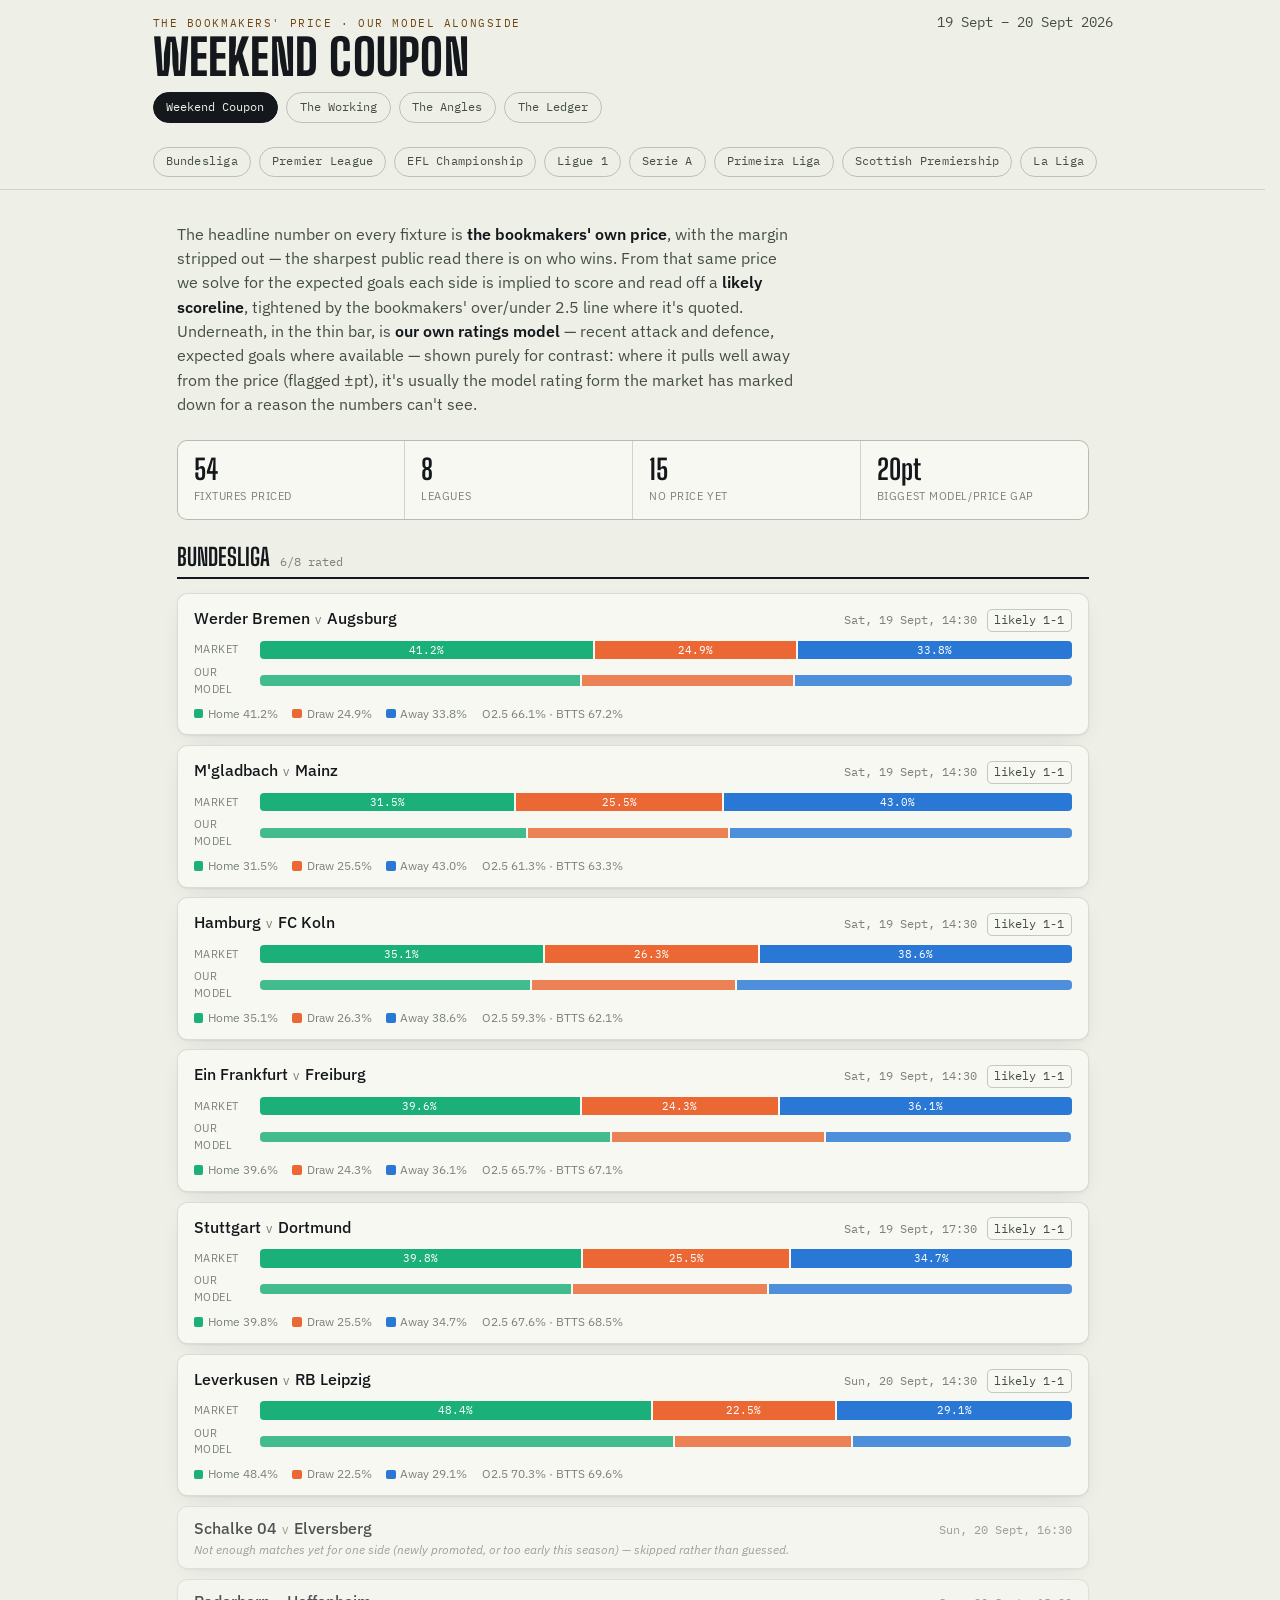
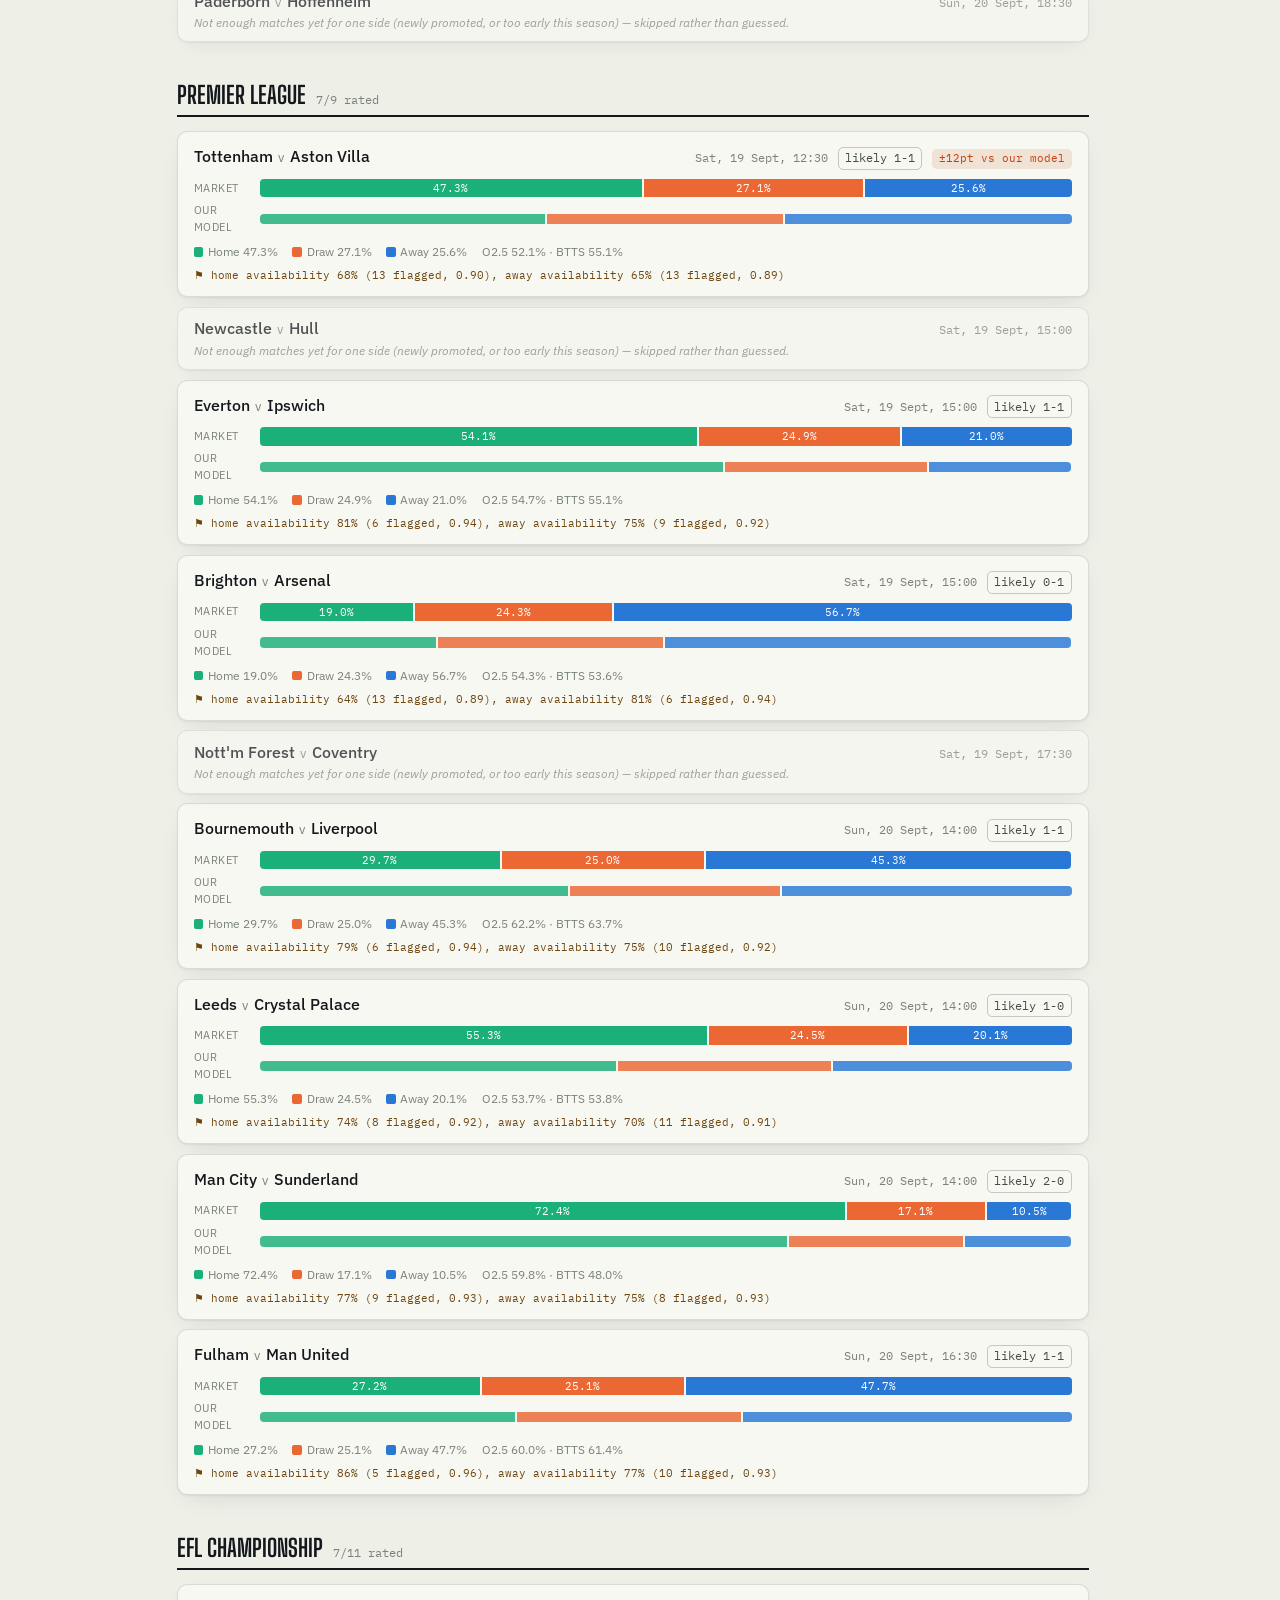
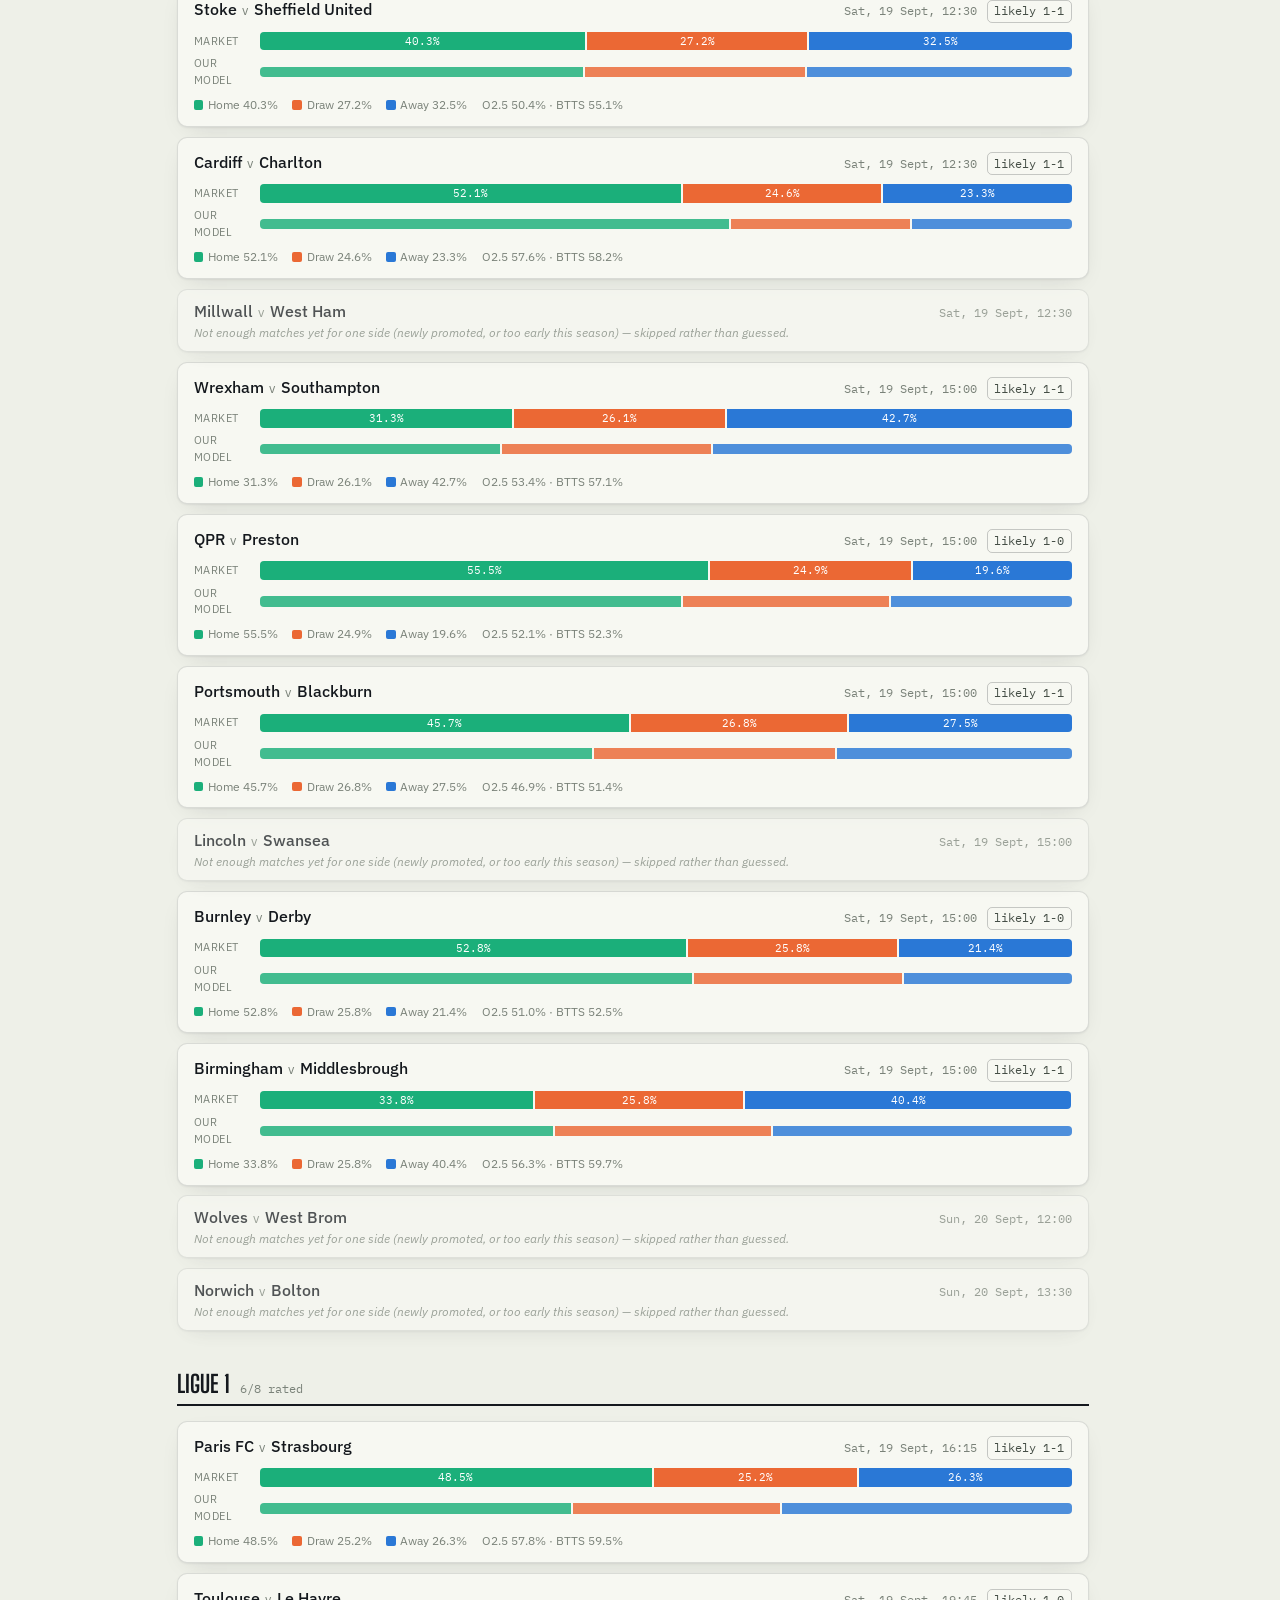
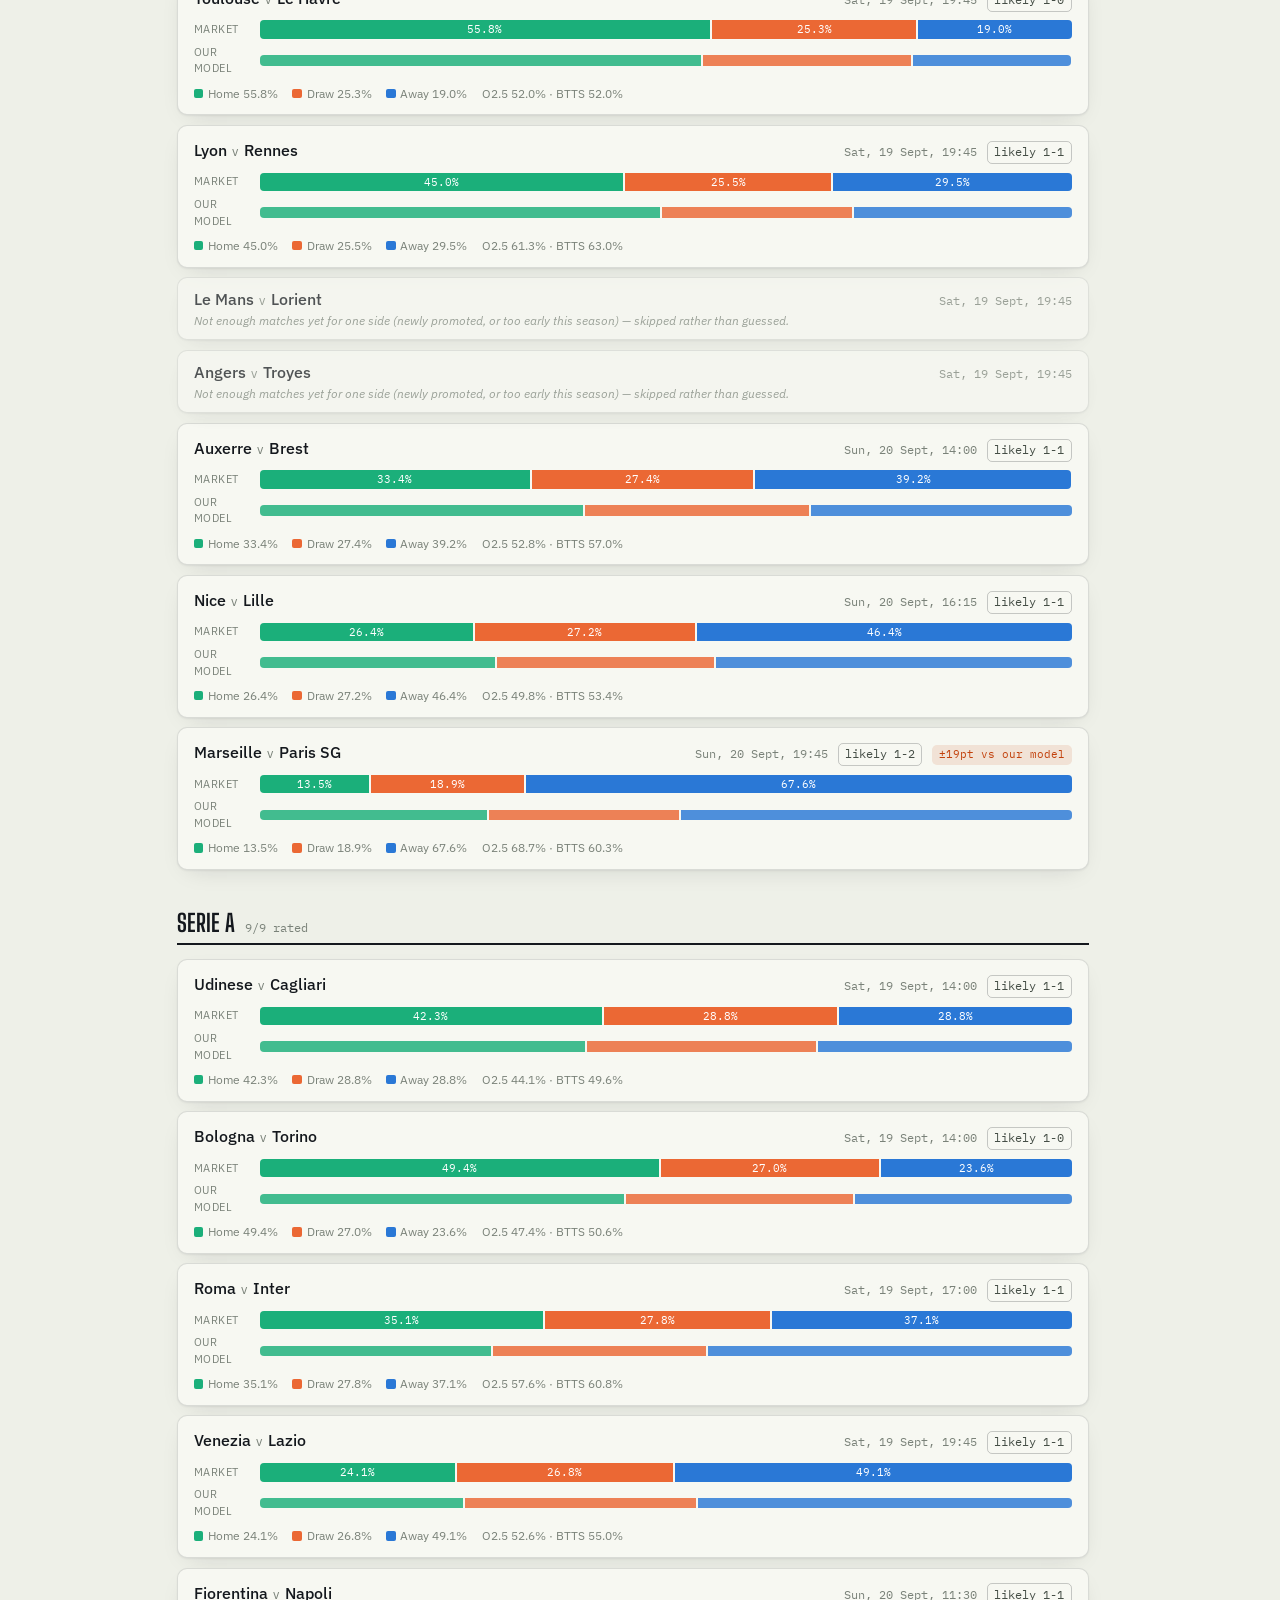
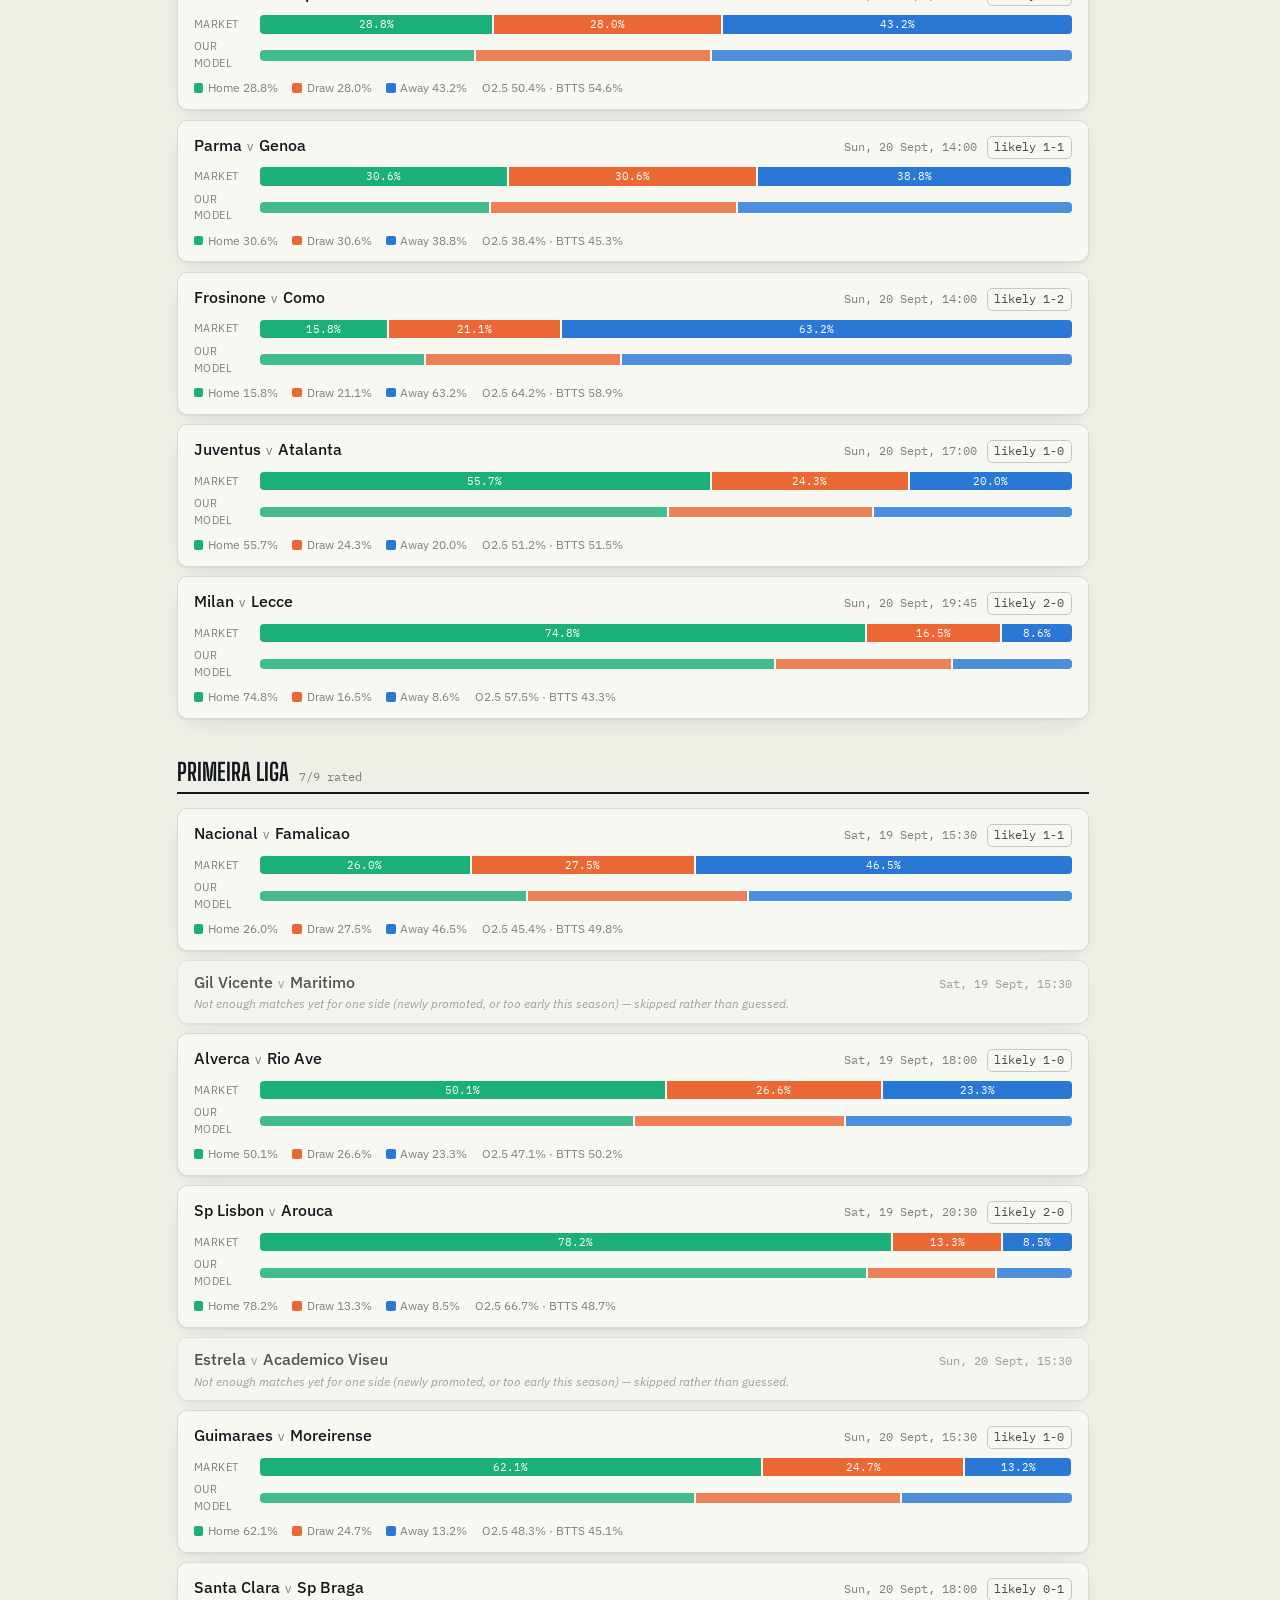
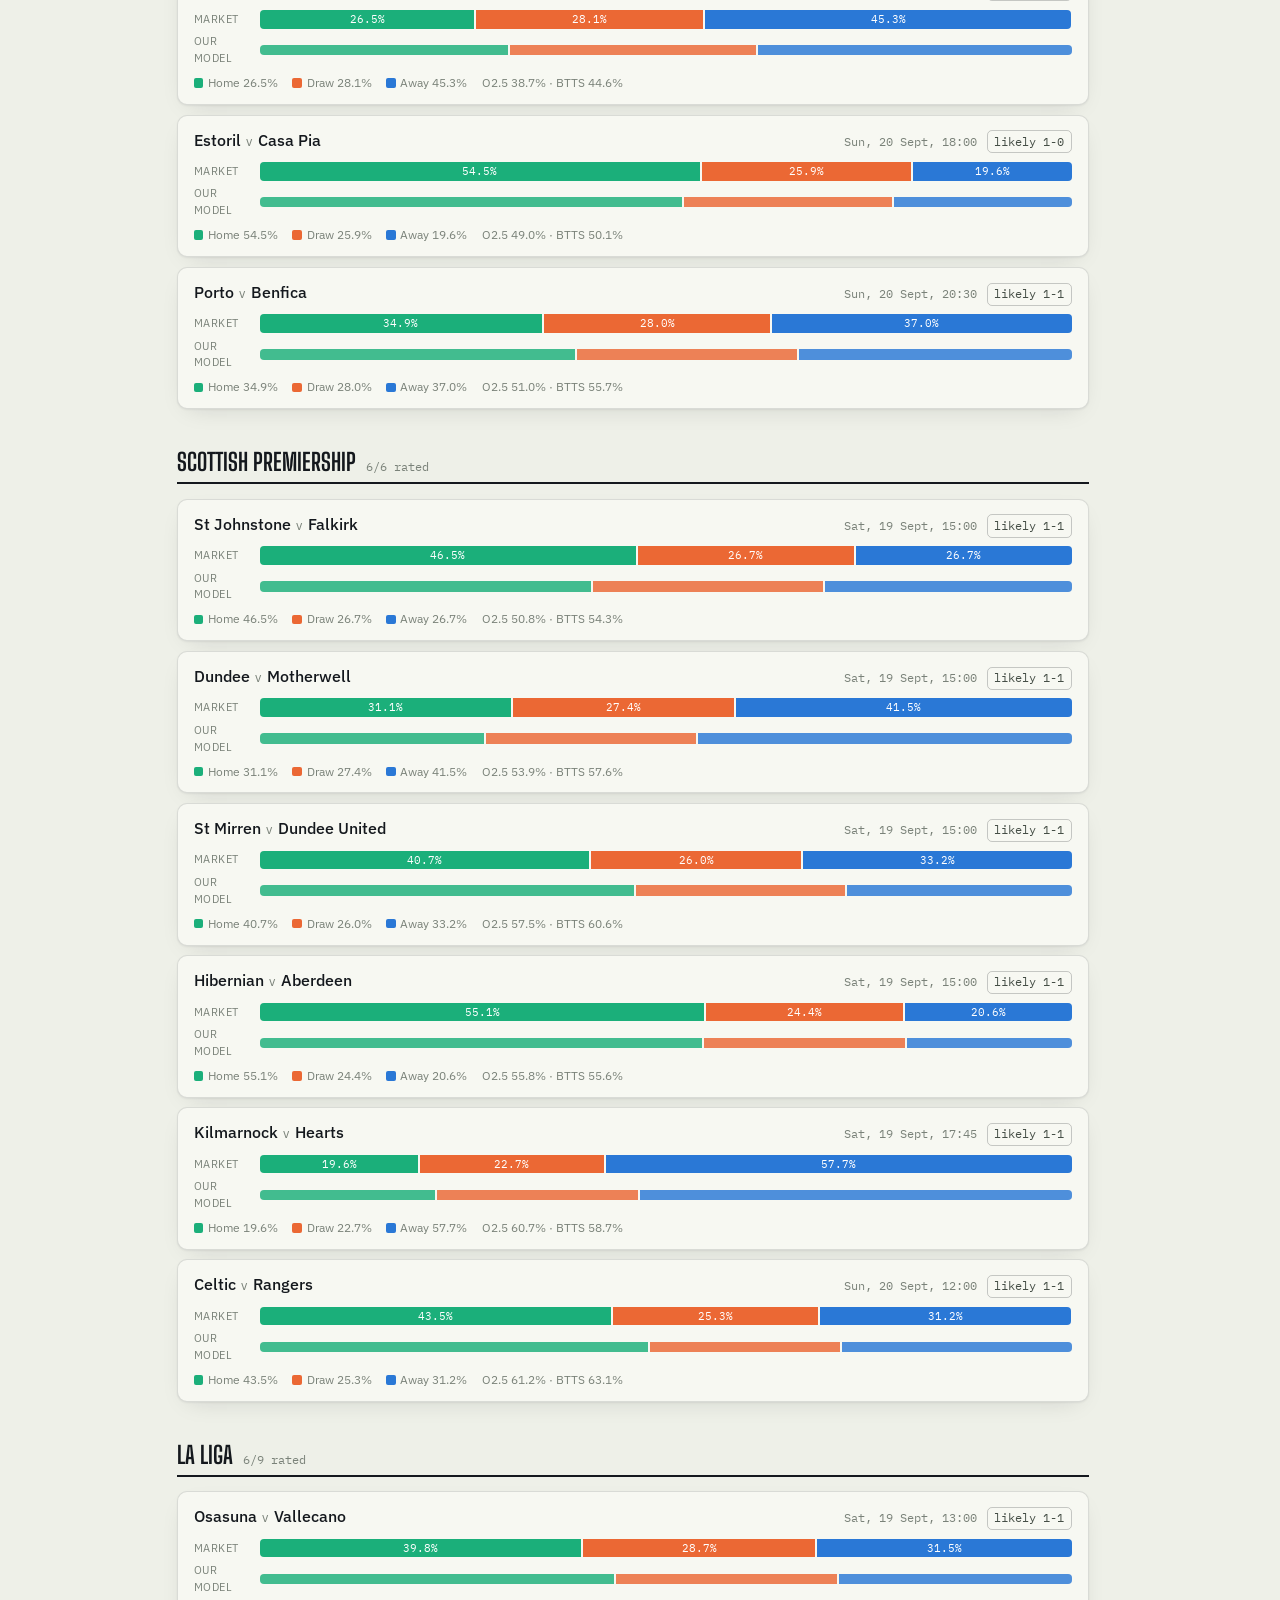
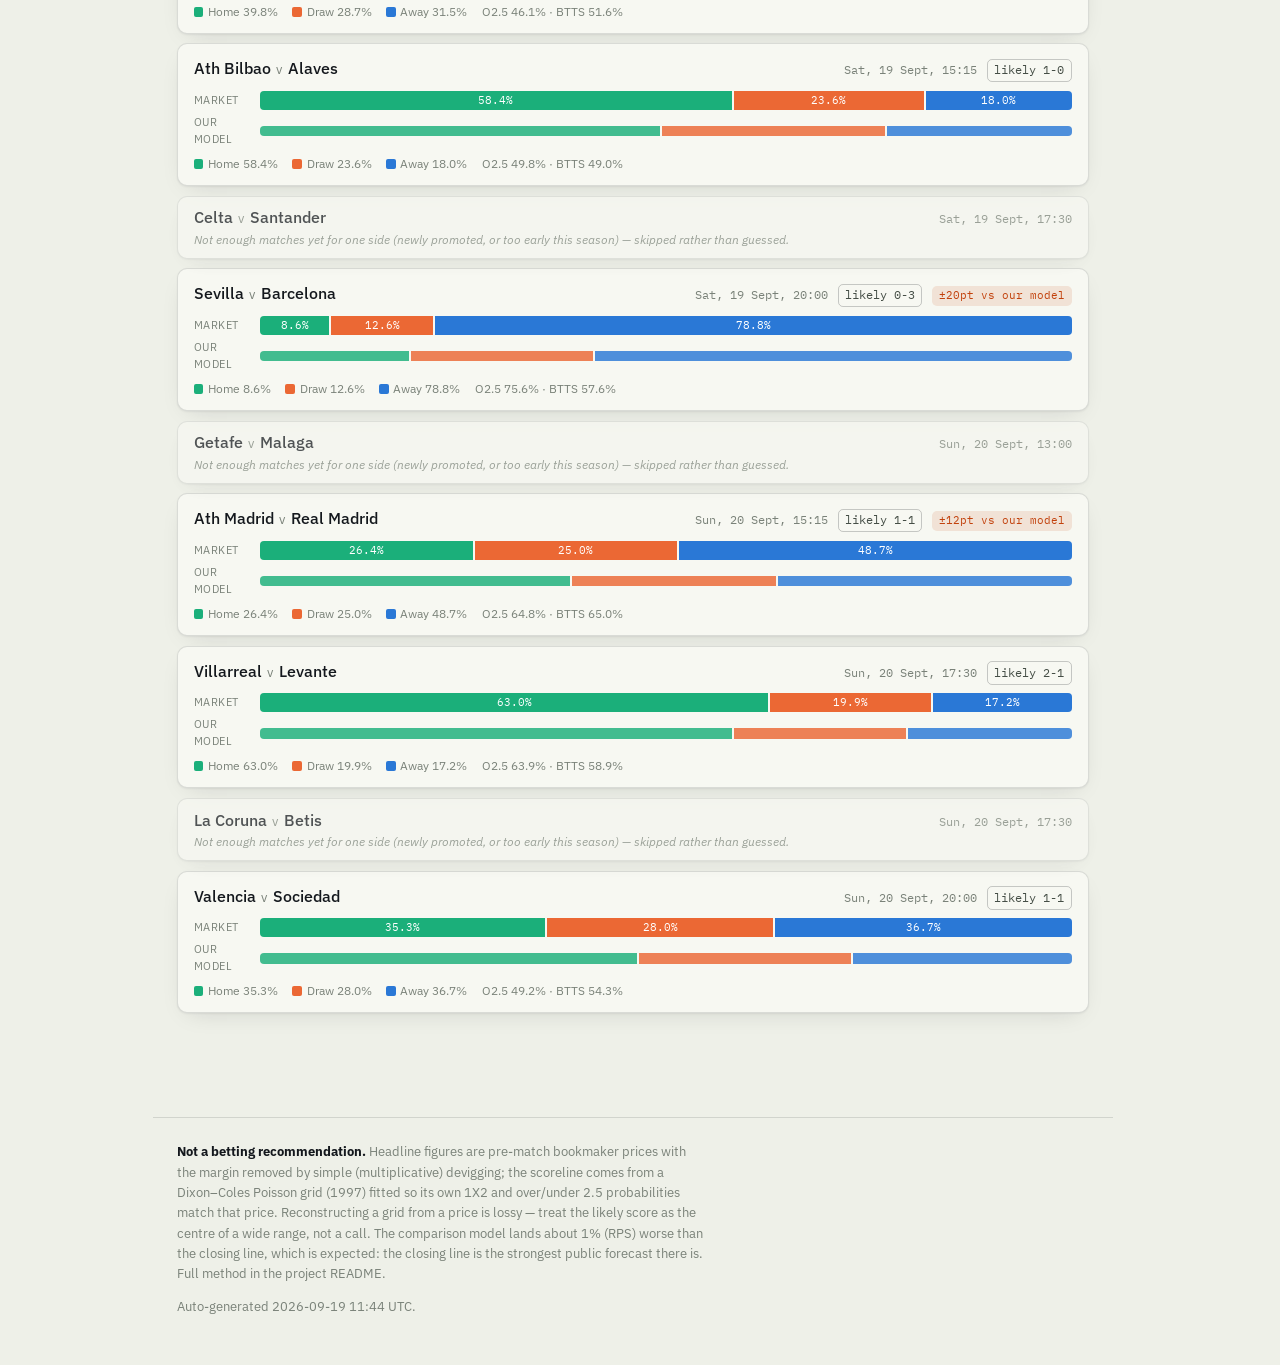
<file: docs/index.html>
<!DOCTYPE html>
<html lang="en">
<head>
<meta charset="utf-8">
<meta name="viewport" content="width=device-width, initial-scale=1">
<meta name="color-scheme" content="light dark">
<meta name="description" content="This week's football predictions from a walk-forward Poisson model, next to the bookmakers' own prices — 8 leagues plus the Champions League, updated through the week.">
<title>Weekend Coupon</title>
<link rel="preconnect" href="https://fonts.googleapis.com">
<link rel="preconnect" href="https://fonts.gstatic.com" crossorigin>
<link rel="stylesheet" href="https://fonts.googleapis.com/css2?family=Big+Shoulders+Display:wght@600;700;800&family=IBM+Plex+Sans:wght@400;500;600&family=IBM+Plex+Mono:wght@400;500&display=swap">
<style>/* ==========================================================================
   base.css — shared stylesheet for the three public pages
   (coupon_template.html, why_template.html, track_record_template.html).
   Inlined into each page at render time by scripts/render_common.py, so it is
   the single source of truth for tokens, layout, typography and the shared
   components. Page-specific rules live in each template's own <style> block.
   ========================================================================== */

/* ---- design tokens ------------------------------------------------------- */
:root {
  color-scheme: light dark;

  --paper: #eef0e8;
  --paper-raised: #f7f8f2;
  --ink: #14181d;
  --ink-soft: #454e46;
  --ink-faint: #7a8279;
  --line: rgba(20, 24, 29, 0.13);
  --line-strong: rgba(20, 24, 29, 0.22);
  --amber: #b9791c;
  --amber-ink: #6e4610;

  /* outcome + chart series — validated colourblind-safe (dataviz validator,
     light surface #f7f8f2): worst all-pairs CVD ΔE 9.2, normal-vision 24.0 */
  --home: #1baf7a;
  --home-bg: rgba(27, 175, 122, 0.13);
  --draw: #eb6834;
  --draw-bg: rgba(235, 104, 52, 0.13);
  --away: #2a78d6;
  --away-bg: rgba(42, 120, 214, 0.13);
  --viz-model: #2a78d6;
  --viz-elo: #1baf7a;
  --viz-alt: #eb6834;
  --viz-ref: #7a8279;
  --viz-band: rgba(42, 120, 214, 0.09);
  --viz-grid: rgba(20, 24, 29, 0.10);
  --viz-surface: #f7f8f2;
  --ratings: #256abf;
  --ratings-bg: rgba(37, 106, 191, 0.12);
  --adj: #c2410c;
  --adj-bg: rgba(194, 65, 12, 0.12);
  --gap-flag: #c2410c;
  --gap-flag-bg: rgba(194, 65, 12, 0.12);
  --good: #0ca30c;
  --bad: #d03b3b;
  --neutral: #7a8279;

  --shadow: 0 1px 2px rgba(20, 24, 29, 0.06), 0 8px 24px -12px rgba(20, 24, 29, 0.18);
  --radius: 10px;
  --radius-sm: 5px;

  /* spacing scale (rem) */
  --sp-1: 0.25rem;
  --sp-2: 0.5rem;
  --sp-3: 0.75rem;
  --sp-4: 1rem;
  --sp-5: 1.5rem;
  --sp-6: 2rem;
  --sp-7: 3rem;
  --sp-8: 4rem;

  --measure: 66ch;
  --page-max: 960px;

  --font-sans: "IBM Plex Sans", ui-sans-serif, system-ui, -apple-system, "Segoe UI", Roboto, sans-serif;
  --font-mono: "IBM Plex Mono", ui-monospace, "SF Mono", Menlo, Consolas, monospace;
  --font-display: "Big Shoulders Display", var(--font-sans);
}

@media (prefers-color-scheme: dark) {
  :root:not([data-theme="light"]) {
    --paper: #10141a;
    --paper-raised: #171c23;
    --ink: #e9ece4;
    --ink-soft: #b2b9ae;
    --ink-faint: #767f77;
    --line: rgba(233, 236, 228, 0.13);
    --line-strong: rgba(233, 236, 228, 0.22);
    --amber: #e3ac4c;
    --amber-ink: #f0c274;
    --home: #199e70;
    --home-bg: rgba(25, 158, 112, 0.16);
    --draw: #d95926;
    --draw-bg: rgba(217, 89, 38, 0.16);
    --away: #3987e5;
    --away-bg: rgba(57, 135, 229, 0.16);
    --viz-model: #3987e5;
    --viz-elo: #199e70;
    --viz-alt: #d95926;
    --viz-ref: #8b938a;
    --viz-band: rgba(57, 135, 229, 0.14);
    --viz-grid: rgba(233, 236, 228, 0.10);
    --viz-surface: #171c23;
    --ratings: #6da7ec;
    --ratings-bg: rgba(109, 167, 236, 0.16);
    --adj: #e07a4c;
    --adj-bg: rgba(224, 122, 76, 0.16);
    --gap-flag: #e07a4c;
    --gap-flag-bg: rgba(224, 122, 76, 0.16);
    --good: #3fb93f;
    --bad: #e06666;
    --neutral: #8b938a;
    --shadow: 0 1px 2px rgba(0, 0, 0, 0.3), 0 8px 24px -12px rgba(0, 0, 0, 0.5);
  }
}
/* explicit toggle wins in both directions */
:root[data-theme="dark"] {
  --paper: #10141a;
  --paper-raised: #171c23;
  --ink: #e9ece4;
  --ink-soft: #b2b9ae;
  --ink-faint: #767f77;
  --line: rgba(233, 236, 228, 0.13);
  --line-strong: rgba(233, 236, 228, 0.22);
  --amber: #e3ac4c;
  --amber-ink: #f0c274;
  --home: #199e70;
  --home-bg: rgba(25, 158, 112, 0.16);
  --draw: #d95926;
  --draw-bg: rgba(217, 89, 38, 0.16);
  --away: #3987e5;
  --away-bg: rgba(57, 135, 229, 0.16);
  --viz-model: #3987e5;
  --viz-elo: #199e70;
  --viz-alt: #d95926;
  --viz-ref: #8b938a;
  --viz-band: rgba(57, 135, 229, 0.14);
  --viz-grid: rgba(233, 236, 228, 0.10);
  --viz-surface: #171c23;
  --ratings: #6da7ec;
  --ratings-bg: rgba(109, 167, 236, 0.16);
  --adj: #e07a4c;
  --adj-bg: rgba(224, 122, 76, 0.16);
  --gap-flag: #e07a4c;
  --gap-flag-bg: rgba(224, 122, 76, 0.16);
  --good: #3fb93f;
  --bad: #e06666;
  --neutral: #8b938a;
  --shadow: 0 1px 2px rgba(0, 0, 0, 0.3), 0 8px 24px -12px rgba(0, 0, 0, 0.5);
}

/* ---- reset ------------------------------------------------------------- */
*, *::before, *::after { box-sizing: border-box; }
* { margin: 0; }
html { -webkit-text-size-adjust: 100%; scrollbar-gutter: stable; }
body {
  min-height: 100dvh;
  background: var(--paper);
  color: var(--ink);
  font-family: var(--font-sans);
  font-size: 15px;
  line-height: 1.55;
  -webkit-font-smoothing: antialiased;
  text-rendering: optimizeLegibility;
}
img, svg, video { display: block; max-width: 100%; }
button, input, select, textarea { font: inherit; color: inherit; }
h1, h2, h3 { line-height: 1.1; text-wrap: balance; }
p { text-wrap: pretty; }
a { color: var(--amber-ink); text-underline-offset: 0.15em; }

::selection { background: var(--amber); color: #fff; }
:focus-visible { outline: 2px solid var(--amber); outline-offset: 2px; border-radius: 2px; }

.num { font-family: var(--font-mono); font-variant-numeric: tabular-nums; }

/* skip link */
.skip {
  position: absolute; left: -9999px; top: 0; z-index: 100;
  background: var(--paper); color: var(--ink); padding: var(--sp-2) var(--sp-3);
  border: 1px solid var(--line-strong); border-radius: var(--radius-sm);
}
.skip:focus { left: var(--sp-3); top: var(--sp-3); }

/* ---- header / nav ---------------------------------------------------- */
header {
  position: sticky; top: 0; z-index: 10;
  background: var(--paper);
  background: color-mix(in srgb, var(--paper) 92%, transparent);
  -webkit-backdrop-filter: saturate(1.4) blur(6px);
  backdrop-filter: saturate(1.4) blur(6px);
  border-bottom: 1px solid var(--line);
  padding: var(--sp-3) var(--sp-5) 0;
}
.header-top {
  display: flex; align-items: baseline; justify-content: space-between;
  gap: var(--sp-4); flex-wrap: wrap;
  max-width: var(--page-max); margin-inline: auto;
}
.eyebrow {
  font-family: var(--font-mono); font-size: 0.7rem; letter-spacing: 0.14em;
  text-transform: uppercase; color: var(--amber-ink); margin-bottom: 0.15rem;
}
h1 {
  font-family: var(--font-display); font-weight: 800;
  font-size: clamp(2.1rem, 5vw, 3.1rem); letter-spacing: 0.005em;
  text-transform: uppercase; line-height: 0.92;
}
.generated { font-family: var(--font-mono); font-size: 0.8rem; color: var(--ink-faint); white-space: nowrap; }

nav.site {
  max-width: var(--page-max); margin: var(--sp-3) auto 0;
  display: flex; gap: var(--sp-2); overflow-x: auto; padding-bottom: var(--sp-3);
  scrollbar-width: thin;
}
nav.site a {
  flex: none; font-family: var(--font-mono); font-size: 0.75rem;
  text-decoration: none; color: var(--ink-soft);
  border: 1px solid var(--line-strong); border-radius: 100px;
  padding: 0.3rem 0.8rem; white-space: nowrap;
  transition: color 0.15s, border-color 0.15s, background 0.15s;
}
nav.site a[aria-current="page"] { color: var(--paper); background: var(--ink); border-color: var(--ink); }
nav.site a:hover { border-color: var(--amber); color: var(--ink); }

main { max-width: var(--page-max); margin-inline: auto; padding: var(--sp-6) var(--sp-5) var(--sp-8); }

footer {
  max-width: var(--page-max); margin-inline: auto;
  padding: var(--sp-5) var(--sp-5) var(--sp-7);
  color: var(--ink-faint); font-size: 0.82rem;
  border-top: 1px solid var(--line);
}
footer p { max-width: var(--measure); }
footer strong { color: var(--ink); }

/* ---- shared components --------------------------------------------------- */
.tiles, .stats {
  display: grid; grid-template-columns: repeat(auto-fit, minmax(140px, 1fr)); gap: 1px;
  background: var(--line); border: 1px solid var(--line); border-radius: var(--radius);
  overflow: hidden; margin-bottom: var(--sp-5);
}
.tile, .stat { background: var(--paper-raised); padding: 0.85rem var(--sp-4); }
.tile .n, .stat .n {
  font-family: var(--font-display); font-weight: 700; font-size: 1.75rem;
  line-height: 1; display: block;
}
.tile .l, .stat .l {
  font-size: 0.7rem; color: var(--ink-faint); text-transform: uppercase;
  letter-spacing: 0.05em; margin-top: 0.3rem; display: block;
}
.tile .sub2 { font-size: 0.72rem; color: var(--ink-faint); margin-top: 0.15rem; display: block; }

.panel {
  background: var(--paper-raised); border: 1px solid var(--line); border-radius: var(--radius);
  padding: var(--sp-4) 1.15rem; box-shadow: var(--shadow); margin-bottom: 1.25rem;
}
.panel > h3 {
  font-size: 0.8rem; text-transform: uppercase; letter-spacing: 0.05em;
  color: var(--ink-faint); font-weight: 600; margin-bottom: 0.15rem;
}
.panel .cap { font-size: 0.78rem; color: var(--ink-faint); margin-bottom: var(--sp-3); }

table { width: 100%; border-collapse: collapse; font-size: 0.85rem; }
th, td { text-align: left; padding: 0.4rem 0.6rem; border-bottom: 1px solid var(--line); }
th { font-size: 0.68rem; text-transform: uppercase; letter-spacing: 0.05em; color: var(--ink-faint); font-weight: 600; }
td.num, th.num { text-align: right; }
.scroll-x { overflow-x: auto; }

/* stacked probability bar — 2px surface gaps do the separating, no strokes */
.bar { display: flex; height: 1.15rem; border-radius: 4px; gap: 2px; background: var(--paper-raised); }
.seg {
  display: flex; align-items: center; justify-content: center;
  font-family: var(--font-mono); font-size: 0.66rem; color: #fff;
  white-space: nowrap; overflow: hidden;
}
.seg:first-child { border-radius: 4px 0 0 4px; }
.seg:last-child { border-radius: 0 4px 4px 0; }
.seg.home { background: var(--home); }
.seg.draw { background: var(--draw); }
.seg.away { background: var(--away); }

/* chart tooltip + legend (used by the SVG charts) */
.chart-wrap { position: relative; overflow-x: auto; }
svg.chart { display: block; max-width: 100%; height: auto; touch-action: none; }
.legend { display: flex; gap: var(--sp-4); font-size: 0.72rem; color: var(--ink-soft); margin-top: var(--sp-2); flex-wrap: wrap; }
.legend span { display: inline-flex; align-items: center; gap: 0.35rem; }
.legend .lk { width: 0.9rem; height: 0; border-top: 2px solid currentColor; display: inline-block; }
.legend .lk.dash { border-top-style: dashed; }
.legend .dot { width: 0.6rem; height: 0.6rem; border-radius: 50%; display: inline-block; }
.viz-tip {
  position: absolute; pointer-events: none; z-index: 5;
  background: var(--paper); border: 1px solid var(--line-strong); border-radius: 7px;
  padding: 0.45rem 0.6rem; font-size: 0.74rem; box-shadow: var(--shadow);
  opacity: 0; transition: opacity 0.1s; min-width: 8rem;
}
.viz-tip .tx { font-family: var(--font-mono); color: var(--ink-faint); font-size: 0.68rem; display: block; margin-bottom: 0.25rem; }
.viz-tip .row { display: flex; align-items: center; gap: 0.4rem; justify-content: space-between; }
.viz-tip .row .k { display: inline-flex; align-items: center; gap: 0.35rem; color: var(--ink-soft); }
.viz-tip .row .k i { width: 0.85rem; height: 0; border-top: 2px solid currentColor; display: inline-block; }
.viz-tip .row .v { font-family: var(--font-mono); font-weight: 600; color: var(--ink); }

details.tableview { margin-top: var(--sp-2); }
details.tableview summary { font-size: 0.72rem; color: var(--ink-faint); cursor: pointer; font-family: var(--font-mono); }
details.tableview summary:hover { color: var(--ink); }
details.tableview table { margin-top: var(--sp-2); }

.tag {
  font-family: var(--font-mono); font-size: 0.7rem; padding: 0.12rem 0.5rem;
  border-radius: var(--radius-sm); background: var(--line); color: var(--ink-soft);
  white-space: nowrap; display: inline-block;
}

/* ---- accessibility & media -------------------------------------------- */
@media (prefers-reduced-motion: reduce) {
  *, *::before, *::after { animation-duration: 0.001ms !important; transition-duration: 0.001ms !important; scroll-behavior: auto !important; }
}
@media (prefers-contrast: more) {
  :root { --line: rgba(20, 24, 29, 0.35); --line-strong: rgba(20, 24, 29, 0.55); --ink-faint: #5a615a; }
  :root[data-theme="dark"], :root:not([data-theme="light"]) { --line: rgba(233, 236, 228, 0.35); --line-strong: rgba(233, 236, 228, 0.6); }
}
@media (forced-colors: active) {
  .bar { gap: 1px; }
  .seg { forced-color-adjust: none; }
  nav.site a[aria-current="page"] { border-width: 2px; }
}

@media print {
  header { position: static; backdrop-filter: none; }
  nav.site, .skip, details.tableview summary { display: none; }
  details.tableview { display: block; }
  details.tableview[open] table, details.tableview table { display: table; }
  .panel, .fixture, .tile { box-shadow: none; break-inside: avoid; }
  body { background: #fff; color: #000; font-size: 11pt; }
  a { color: #000; text-decoration: none; }
  main { max-width: none; }
}
</style>
<style>
  .date-range { font-family: var(--font-mono); font-size: 0.85rem; color: var(--ink-soft); white-space: nowrap; }

  nav.leagues { max-width: var(--page-max); margin: 0.75rem auto 0; display: flex; gap: var(--sp-2);
    overflow-x: auto; padding-bottom: var(--sp-3); scrollbar-width: thin; }
  nav.leagues a { flex: none; font-family: var(--font-mono); font-size: 0.75rem; letter-spacing: 0.02em;
    text-decoration: none; color: var(--ink-soft); border: 1px solid var(--line-strong);
    border-radius: 100px; padding: 0.3rem 0.75rem; white-space: nowrap;
    transition: color 0.15s, border-color 0.15s, background 0.15s; }
  nav.leagues a:hover, nav.leagues a:focus-visible { color: var(--ink); border-color: var(--amber); background: var(--paper-raised); }

  .intro { font-size: 0.98rem; color: var(--ink-soft); max-width: 62ch; margin-bottom: var(--sp-5); }
  .intro strong { color: var(--ink); font-weight: 600; }

  section.league { margin-bottom: 2.5rem; scroll-margin-top: 6.5rem; }
  .league-head { display: flex; align-items: baseline; gap: 0.65rem; border-bottom: 2px solid var(--ink);
    padding-bottom: 0.35rem; margin-bottom: 0.9rem; }
  .league-head h2 { font-family: var(--font-display); font-weight: 700; font-size: 1.5rem; text-transform: uppercase; }
  .league-head .count { font-family: var(--font-mono); font-size: 0.78rem; color: var(--ink-faint); }

  .fixtures { display: flex; flex-direction: column; gap: 0.6rem; }
  .fixture { background: var(--paper-raised); border: 1px solid var(--line); border-radius: var(--radius);
    padding: var(--sp-3) var(--sp-4); box-shadow: var(--shadow); }
  .fixture-top { display: flex; align-items: baseline; justify-content: space-between; gap: var(--sp-3);
    margin-bottom: 0.55rem; flex-wrap: wrap; }
  .teams { font-weight: 500; font-size: 0.98rem; }
  .teams .vs { color: var(--ink-faint); font-weight: 400; margin: 0 0.35rem; font-size: 0.85em; }
  .meta { display: flex; align-items: baseline; gap: 0.6rem; }
  .kickoff { font-size: 0.78rem; color: var(--ink-faint); white-space: nowrap; }
  .score-pill { font-family: var(--font-mono); font-size: 0.75rem; color: var(--ink-soft);
    border: 1px solid var(--line-strong); border-radius: var(--radius-sm); padding: 0.08rem 0.4rem; }
  .gap-badge { font-family: var(--font-mono); font-size: 0.7rem; color: var(--gap-flag);
    background: var(--gap-flag-bg); border-radius: var(--radius-sm); padding: 0.1rem 0.42rem; white-space: nowrap; }

  .prob-row { display: grid; grid-template-columns: 3.6rem 1fr; gap: 0.55rem; align-items: center; margin-top: 0.3rem; }
  .prob-row:first-of-type { margin-top: 0; }
  .prob-label { font-size: 0.68rem; letter-spacing: 0.05em; text-transform: uppercase; color: var(--ink-faint); }
  .bar.market { height: 0.65rem; opacity: 0.82; }
  .bar.market .seg { font-size: 0; }

  .legend-inline { display: flex; gap: 0.9rem; font-size: 0.72rem; color: var(--ink-faint); margin-top: 0.45rem; flex-wrap: wrap; }
  .legend-inline span { display: inline-flex; align-items: center; gap: 0.3rem; }
  .swatch { width: 0.6rem; height: 0.6rem; border-radius: 2px; display: inline-block; }
  .adj-note { font-family: var(--font-mono); font-size: 0.68rem; color: var(--amber-ink); margin-top: 0.4rem; }

  .fixture.unrated { opacity: 0.72; padding: 0.55rem var(--sp-4); }
  .fixture.unrated .fixture-top { margin-bottom: 0; }
  .unrated-note { font-size: 0.78rem; color: var(--ink-faint); font-style: italic; }

  @media (max-width: 560px) {
    .prob-row { grid-template-columns: 3.1rem 1fr; }
    .fixture-top { flex-direction: column; align-items: flex-start; gap: 0.3rem; }
  }
  @media (prefers-reduced-motion: no-preference) {
    nav.leagues a, .fixture { transition: transform 0.15s ease, box-shadow 0.15s ease; }
  }
</style>
</head>
<body>
<a class="skip" href="#main">Skip to content</a>

<header>
  <div class="header-top">
    <div>
      <p class="eyebrow" id="eyebrow">Model vs. market · walk-forward Poisson</p>
      <h1>Weekend Coupon</h1>
    </div>
    <div class="date-range num" id="date-range">28–31 Aug 2026</div>
  </div>
  <nav class="site">
    <a href="./index.html" aria-current="page">Weekend Coupon</a>
    <a href="./why.html">The Working</a>
    <a href="./angles.html">The Angles</a>
    <a href="./track-record.html">The Ledger</a>
  </nav>
  <nav class="leagues" id="league-nav" aria-label="Jump to league"></nav>
</header>

<main id="main">
  <p class="intro" id="intro-model">
    Every fixture below got two forecasts: <strong>ours</strong>, built from each team's
    recent attack and defence (expected goals where available, shots on target
    otherwise), with a correction that boosts every draw scoreline — not just
    0-0 — since plain models are known to underrate how often matches end level
    — and <strong>the market's</strong>, the bookmakers' own price with the
    margin stripped out. Premier League fixtures also factor in each squad's current
    injury/availability picture, pulled live from the Premier League's own
    Fantasy Football data — flagged in orange below, and still an open
    experiment, not a proven improvement. A team without enough matches in
    this league yet is left unrated rather than guessed at. Where the two
    forecasts land close together, that's the model's reasoning holding up
    against people paid to get this right. Where they don't, the market
    usually knows something we don't — a signing, team news that isn't in
    the numbers yet.
  </p>
  <p class="intro" id="intro-market" hidden>
    The headline number on every fixture is <strong>the bookmakers' own price</strong>,
    with the margin stripped out — the sharpest public read there is on who wins.
    From that same price we solve for the expected goals each side is implied to
    score and read off a <strong>likely scoreline</strong>, tightened by the
    bookmakers' over/under 2.5 line where it's quoted. Underneath, in the thin
    bar, is <strong>our own ratings model</strong> — recent attack and defence,
    expected goals where available — shown purely for contrast: where it pulls
    well away from the price (flagged ±pt), it's usually the model rating form the
    market has marked down for a reason the numbers can't see.
  </p>

  <div class="stats" id="stats"></div>

  <div id="leagues"></div>
</main>

<footer>
  <p id="foot-market" hidden>
    <strong style="color:var(--ink)">Not a betting recommendation.</strong> Headline
    figures are pre-match bookmaker prices with the margin removed by simple
    (multiplicative) devigging; the scoreline comes from a Dixon–Coles Poisson grid
    (1997) fitted so its own 1X2 and over/under 2.5 probabilities match that price.
    Reconstructing a grid from a price is lossy — treat the likely score as the
    centre of a wide range, not a call. The comparison model lands about 1% (RPS)
    worse than the closing line, which is expected: the closing line is the
    strongest public forecast there is. Full method in the project README.
  </p>
  <p id="foot-model">
    <strong style="color:var(--ink)">Not a betting recommendation.</strong> This model rates
    teams from historical scoring data and prices matches with a Poisson-based method
    (Dixon &amp; Coles, 1997) plus a whole-diagonal draw correction. Referee, rest-day and
    travel adjustments were built and tested against three seasons of results; each made
    the forecasts slightly less accurate, so they're off by default. Premier League
    fixtures do fold in live squad availability from
    the Premier League's own Fantasy Football data — the one adjustment here with no
    historical test behind it at all, since no free record of past injury news exists to
    check it against; treat it as a live experiment, not a proven edge. A team without
    enough matches in this league yet is excluded rather than guessed at. It doesn't know
    about transfers mid-window or breaking team news. Market figures are pre-match prices
    with the bookmaker's margin removed, for comparison only. Full numbers in the project
    README.
  </p>
  <p style="margin-top:0.75rem">Auto-generated 2026-09-19 11:44 UTC.</p>
</footer>

<script>
  const DATA = [{"league":"Bundesliga","date":"2026-09-19T14:30","home":"Werder Bremen","away":"Augsburg","unrated":false,"source":"market","homePred":1.81,"awayPred":1.63,"score":"1-1","pHome":41.2,"pDraw":24.9,"pAway":33.8,"over25":66.1,"btts":67.2,"note":"","mHome":39.6,"mDraw":26.1,"mAway":34.2},{"league":"Bundesliga","date":"2026-09-19T14:30","home":"M'gladbach","away":"Mainz","unrated":false,"source":"market","homePred":1.46,"awayPred":1.74,"score":"1-1","pHome":31.5,"pDraw":25.5,"pAway":43.0,"over25":61.3,"btts":63.3,"note":"","mHome":33.0,"mDraw":24.7,"mAway":42.3},{"league":"Bundesliga","date":"2026-09-19T14:30","home":"Hamburg","away":"FC Koln","unrated":false,"source":"market","homePred":1.51,"awayPred":1.6,"score":"1-1","pHome":35.1,"pDraw":26.3,"pAway":38.6,"over25":59.3,"btts":62.1,"note":"","mHome":33.5,"mDraw":25.1,"mAway":41.4},{"league":"Bundesliga","date":"2026-09-19T14:30","home":"Ein Frankfurt","away":"Freiburg","unrated":false,"source":"market","homePred":1.75,"awayPred":1.67,"score":"1-1","pHome":39.6,"pDraw":24.3,"pAway":36.1,"over25":65.7,"btts":67.1,"note":"","mHome":43.4,"mDraw":26.2,"mAway":30.4},{"league":"Bundesliga","date":"2026-09-19T17:30","home":"Stuttgart","away":"Dortmund","unrated":false,"source":"market","homePred":1.82,"awayPred":1.7,"score":"1-1","pHome":39.8,"pDraw":25.5,"pAway":34.7,"over25":67.6,"btts":68.5,"note":"","mHome":38.5,"mDraw":24.1,"mAway":37.4},{"league":"Bundesliga","date":"2026-09-20T14:30","home":"Leverkusen","away":"RB Leipzig","unrated":false,"source":"market","homePred":2.09,"awayPred":1.58,"score":"1-1","pHome":48.4,"pDraw":22.5,"pAway":29.1,"over25":70.3,"btts":69.6,"note":"","mHome":51.1,"mDraw":21.9,"mAway":27.0},{"league":"Bundesliga","date":"2026-09-20T16:30","home":"Schalke 04","away":"Elversberg","unrated":true},{"league":"Bundesliga","date":"2026-09-20T18:30","home":"Paderborn","away":"Hoffenheim","unrated":true},{"league":"Premier League","date":"2026-09-19T12:30","home":"Tottenham","away":"Aston Villa","unrated":false,"source":"market","homePred":1.65,"awayPred":1.15,"score":"1-1","pHome":47.3,"pDraw":27.1,"pAway":25.6,"over25":52.1,"btts":55.1,"note":"home availability 68% (13 flagged, 0.90), away availability 65% (13 flagged, 0.89)","mHome":35.3,"mDraw":29.1,"mAway":35.5},{"league":"Premier League","date":"2026-09-19T15:00","home":"Newcastle","away":"Hull","unrated":true},{"league":"Premier League","date":"2026-09-19T15:00","home":"Everton","away":"Ipswich","unrated":false,"source":"market","homePred":1.84,"awayPred":1.06,"score":"1-1","pHome":54.1,"pDraw":24.9,"pAway":21.0,"over25":54.7,"btts":55.1,"note":"home availability 81% (6 flagged, 0.94), away availability 75% (9 flagged, 0.92)","mHome":57.3,"mDraw":25.1,"mAway":17.6},{"league":"Premier League","date":"2026-09-19T15:00","home":"Brighton","away":"Arsenal","unrated":false,"source":"market","homePred":1.0,"awayPred":1.9,"score":"0-1","pHome":19.0,"pDraw":24.3,"pAway":56.7,"over25":54.3,"btts":53.6,"note":"home availability 64% (13 flagged, 0.89), away availability 81% (6 flagged, 0.94)","mHome":21.8,"mDraw":27.9,"mAway":50.4},{"league":"Premier League","date":"2026-09-19T17:30","home":"Nott'm Forest","away":"Coventry","unrated":true},{"league":"Premier League","date":"2026-09-20T14:00","home":"Bournemouth","away":"Liverpool","unrated":false,"source":"market","homePred":1.44,"awayPred":1.81,"score":"1-1","pHome":29.7,"pDraw":25.0,"pAway":45.3,"over25":62.2,"btts":63.7,"note":"home availability 79% (6 flagged, 0.94), away availability 75% (10 flagged, 0.92)","mHome":38.2,"mDraw":25.9,"mAway":35.9},{"league":"Premier League","date":"2026-09-20T14:00","home":"Leeds","away":"Crystal Palace","unrated":false,"source":"market","homePred":1.85,"awayPred":1.02,"score":"1-0","pHome":55.3,"pDraw":24.5,"pAway":20.1,"over25":53.7,"btts":53.8,"note":"home availability 74% (8 flagged, 0.92), away availability 70% (11 flagged, 0.91)","mHome":44.1,"mDraw":26.4,"mAway":29.5},{"league":"Premier League","date":"2026-09-20T14:00","home":"Man City","away":"Sunderland","unrated":false,"source":"market","homePred":2.39,"awayPred":0.75,"score":"2-0","pHome":72.4,"pDraw":17.1,"pAway":10.5,"over25":59.8,"btts":48.0,"note":"home availability 77% (9 flagged, 0.93), away availability 75% (8 flagged, 0.93)","mHome":65.3,"mDraw":21.5,"mAway":13.2},{"league":"Premier League","date":"2026-09-20T16:30","home":"Fulham","away":"Man United","unrated":false,"source":"market","homePred":1.33,"awayPred":1.82,"score":"1-1","pHome":27.2,"pDraw":25.1,"pAway":47.7,"over25":60.0,"btts":61.4,"note":"home availability 86% (5 flagged, 0.96), away availability 77% (10 flagged, 0.93)","mHome":31.6,"mDraw":27.7,"mAway":40.7},{"league":"EFL Championship","date":"2026-09-19T12:30","home":"Stoke","away":"Sheffield United","unrated":false,"source":"market","homePred":1.45,"awayPred":1.28,"score":"1-1","pHome":40.3,"pDraw":27.2,"pAway":32.5,"over25":50.4,"btts":55.1,"note":"","mHome":40.0,"mDraw":27.2,"mAway":32.8},{"league":"EFL Championship","date":"2026-09-19T12:30","home":"Cardiff","away":"Charlton","unrated":false,"source":"market","homePred":1.86,"awayPred":1.17,"score":"1-1","pHome":52.1,"pDraw":24.6,"pAway":23.3,"over25":57.6,"btts":58.2,"note":"","mHome":58.1,"mDraw":22.1,"mAway":19.8},{"league":"EFL Championship","date":"2026-09-19T12:30","home":"Millwall","away":"West Ham","unrated":true},{"league":"EFL Championship","date":"2026-09-19T15:00","home":"Wrexham","away":"Southampton","unrated":false,"source":"market","homePred":1.29,"awayPred":1.56,"score":"1-1","pHome":31.3,"pDraw":26.1,"pAway":42.7,"over25":53.4,"btts":57.1,"note":"","mHome":29.8,"mDraw":25.9,"mAway":44.4},{"league":"EFL Championship","date":"2026-09-19T15:00","home":"QPR","away":"Preston","unrated":false,"source":"market","homePred":1.82,"awayPred":0.98,"score":"1-0","pHome":55.5,"pDraw":24.9,"pAway":19.6,"over25":52.1,"btts":52.3,"note":"","mHome":52.1,"mDraw":25.5,"mAway":22.4},{"league":"EFL Championship","date":"2026-09-19T15:00","home":"Portsmouth","away":"Blackburn","unrated":false,"source":"market","homePred":1.5,"awayPred":1.09,"score":"1-1","pHome":45.7,"pDraw":26.8,"pAway":27.5,"over25":46.9,"btts":51.4,"note":"","mHome":41.1,"mDraw":29.9,"mAway":29.0},{"league":"EFL Championship","date":"2026-09-19T15:00","home":"Lincoln","away":"Swansea","unrated":true},{"league":"EFL Championship","date":"2026-09-19T15:00","home":"Burnley","away":"Derby","unrated":false,"source":"market","homePred":1.74,"awayPred":1.02,"score":"1-0","pHome":52.8,"pDraw":25.8,"pAway":21.4,"over25":51.0,"btts":52.5,"note":"","mHome":53.5,"mDraw":25.7,"mAway":20.8},{"league":"EFL Championship","date":"2026-09-19T15:00","home":"Birmingham","away":"Middlesbrough","unrated":false,"source":"market","homePred":1.41,"awayPred":1.57,"score":"1-1","pHome":33.8,"pDraw":25.8,"pAway":40.4,"over25":56.3,"btts":59.7,"note":"","mHome":36.3,"mDraw":26.7,"mAway":36.9},{"league":"EFL Championship","date":"2026-09-20T12:00","home":"Wolves","away":"West Brom","unrated":true},{"league":"EFL Championship","date":"2026-09-20T13:30","home":"Norwich","away":"Bolton","unrated":true},{"league":"Ligue 1","date":"2026-09-19T16:15","home":"Paris FC","away":"Strasbourg","unrated":false,"source":"market","homePred":1.79,"awayPred":1.26,"score":"1-1","pHome":48.5,"pDraw":25.2,"pAway":26.3,"over25":57.8,"btts":59.5,"note":"","mHome":38.6,"mDraw":25.6,"mAway":35.9},{"league":"Ligue 1","date":"2026-09-19T19:45","home":"Toulouse","away":"Le Havre","unrated":false,"source":"market","homePred":1.82,"awayPred":0.97,"score":"1-0","pHome":55.8,"pDraw":25.3,"pAway":19.0,"over25":52.0,"btts":52.0,"note":"","mHome":54.6,"mDraw":25.8,"mAway":19.6},{"league":"Ligue 1","date":"2026-09-19T19:45","home":"Lyon","away":"Rennes","unrated":false,"source":"market","homePred":1.79,"awayPred":1.42,"score":"1-1","pHome":45.0,"pDraw":25.5,"pAway":29.5,"over25":61.3,"btts":63.0,"note":"","mHome":49.6,"mDraw":23.5,"mAway":26.9},{"league":"Ligue 1","date":"2026-09-19T19:45","home":"Le Mans","away":"Lorient","unrated":true},{"league":"Ligue 1","date":"2026-09-19T19:45","home":"Angers","away":"Troyes","unrated":true},{"league":"Ligue 1","date":"2026-09-20T14:00","home":"Auxerre","away":"Brest","unrated":false,"source":"market","homePred":1.35,"awayPred":1.48,"score":"1-1","pHome":33.4,"pDraw":27.4,"pAway":39.2,"over25":52.8,"btts":57.0,"note":"","mHome":40.0,"mDraw":27.7,"mAway":32.2},{"league":"Ligue 1","date":"2026-09-20T16:15","home":"Nice","away":"Lille","unrated":false,"source":"market","homePred":1.13,"awayPred":1.58,"score":"1-1","pHome":26.4,"pDraw":27.2,"pAway":46.4,"over25":49.8,"btts":53.4,"note":"","mHome":29.1,"mDraw":26.9,"mAway":44.1},{"league":"Ligue 1","date":"2026-09-20T19:45","home":"Marseille","away":"Paris SG","unrated":false,"source":"market","homePred":1.06,"awayPred":2.52,"score":"1-2","pHome":13.5,"pDraw":18.9,"pAway":67.6,"over25":68.7,"btts":60.3,"note":"","mHome":28.1,"mDraw":23.5,"mAway":48.4},{"league":"Serie A","date":"2026-09-19T14:00","home":"Udinese","away":"Cagliari","unrated":false,"source":"market","homePred":1.39,"awayPred":1.09,"score":"1-1","pHome":42.3,"pDraw":28.8,"pAway":28.8,"over25":44.1,"btts":49.6,"note":"","mHome":40.2,"mDraw":28.4,"mAway":31.4},{"league":"Serie A","date":"2026-09-19T14:00","home":"Bologna","away":"Torino","unrated":false,"source":"market","homePred":1.59,"awayPred":1.02,"score":"1-0","pHome":49.4,"pDraw":27.0,"pAway":23.6,"over25":47.4,"btts":50.6,"note":"","mHome":45.1,"mDraw":28.1,"mAway":26.8},{"league":"Serie A","date":"2026-09-19T17:00","home":"Roma","away":"Inter","unrated":false,"source":"market","homePred":1.49,"awayPred":1.54,"score":"1-1","pHome":35.1,"pDraw":27.8,"pAway":37.1,"over25":57.6,"btts":60.8,"note":"","mHome":28.6,"mDraw":26.4,"mAway":45.0},{"league":"Serie A","date":"2026-09-19T19:45","home":"Venezia","away":"Lazio","unrated":false,"source":"market","homePred":1.12,"awayPred":1.7,"score":"1-1","pHome":24.1,"pDraw":26.8,"pAway":49.1,"over25":52.6,"btts":55.0,"note":"","mHome":25.2,"mDraw":28.6,"mAway":46.2},{"league":"Serie A","date":"2026-09-20T11:30","home":"Fiorentina","away":"Napoli","unrated":false,"source":"market","homePred":1.2,"awayPred":1.53,"score":"1-1","pHome":28.8,"pDraw":28.0,"pAway":43.2,"over25":50.4,"btts":54.6,"note":"","mHome":26.5,"mDraw":29.0,"mAway":44.5},{"league":"Serie A","date":"2026-09-20T14:00","home":"Parma","away":"Genoa","unrated":false,"source":"market","homePred":1.05,"awayPred":1.22,"score":"1-1","pHome":30.6,"pDraw":30.6,"pAway":38.8,"over25":38.4,"btts":45.3,"note":"","mHome":28.3,"mDraw":30.3,"mAway":41.3},{"league":"Serie A","date":"2026-09-20T14:00","home":"Frosinone","away":"Como","unrated":false,"source":"market","homePred":1.06,"awayPred":2.28,"score":"1-2","pHome":15.8,"pDraw":21.1,"pAway":63.2,"over25":64.2,"btts":58.9,"note":"","mHome":20.3,"mDraw":24.0,"mAway":55.7},{"league":"Serie A","date":"2026-09-20T17:00","home":"Juventus","away":"Atalanta","unrated":false,"source":"market","homePred":1.8,"awayPred":0.96,"score":"1-0","pHome":55.7,"pDraw":24.3,"pAway":20.0,"over25":51.2,"btts":51.5,"note":"","mHome":50.4,"mDraw":25.2,"mAway":24.4},{"league":"Serie A","date":"2026-09-20T19:45","home":"Milan","away":"Lecce","unrated":false,"source":"market","homePred":2.39,"awayPred":0.65,"score":"2-0","pHome":74.8,"pDraw":16.5,"pAway":8.6,"over25":57.5,"btts":43.3,"note":"","mHome":63.6,"mDraw":21.7,"mAway":14.7},{"league":"Primeira Liga","date":"2026-09-19T15:30","home":"Nacional","away":"Famalicao","unrated":false,"source":"market","homePred":1.04,"awayPred":1.49,"score":"1-1","pHome":26.0,"pDraw":27.5,"pAway":46.5,"over25":45.4,"btts":49.8,"note":"","mHome":32.9,"mDraw":27.1,"mAway":39.9},{"league":"Primeira Liga","date":"2026-09-19T15:30","home":"Gil Vicente","away":"Maritimo","unrated":true},{"league":"Primeira Liga","date":"2026-09-19T18:00","home":"Alverca","away":"Rio Ave","unrated":false,"source":"market","homePred":1.6,"awayPred":1.0,"score":"1-0","pHome":50.1,"pDraw":26.6,"pAway":23.3,"over25":47.1,"btts":50.2,"note":"","mHome":46.2,"mDraw":25.9,"mAway":28.0},{"league":"Primeira Liga","date":"2026-09-19T20:30","home":"Sp Lisbon","away":"Arouca","unrated":false,"source":"market","homePred":2.75,"awayPred":0.73,"score":"2-0","pHome":78.2,"pDraw":13.3,"pAway":8.5,"over25":66.7,"btts":48.7,"note":"","mHome":75.1,"mDraw":15.7,"mAway":9.2},{"league":"Primeira Liga","date":"2026-09-20T15:30","home":"Estrela","away":"Academico Viseu","unrated":true},{"league":"Primeira Liga","date":"2026-09-20T15:30","home":"Guimaraes","away":"Moreirense","unrated":false,"source":"market","homePred":1.88,"awayPred":0.76,"score":"1-0","pHome":62.1,"pDraw":24.7,"pAway":13.2,"over25":48.3,"btts":45.1,"note":"","mHome":53.8,"mDraw":25.2,"mAway":21.0},{"league":"Primeira Liga","date":"2026-09-20T18:00","home":"Santa Clara","away":"Sp Braga","unrated":false,"source":"market","homePred":0.94,"awayPred":1.34,"score":"0-1","pHome":26.5,"pDraw":28.1,"pAway":45.3,"over25":38.7,"btts":44.6,"note":"","mHome":30.7,"mDraw":30.5,"mAway":38.8},{"league":"Primeira Liga","date":"2026-09-20T18:00","home":"Estoril","away":"Casa Pia","unrated":false,"source":"market","homePred":1.74,"awayPred":0.94,"score":"1-0","pHome":54.5,"pDraw":25.9,"pAway":19.6,"over25":49.0,"btts":50.1,"note":"","mHome":52.3,"mDraw":25.7,"mAway":22.0},{"league":"Primeira Liga","date":"2026-09-20T20:30","home":"Porto","away":"Benfica","unrated":false,"source":"market","homePred":1.35,"awayPred":1.4,"score":"1-1","pHome":34.9,"pDraw":28.0,"pAway":37.0,"over25":51.0,"btts":55.7,"note":"","mHome":39.0,"mDraw":27.3,"mAway":33.8},{"league":"Scottish Premiership","date":"2026-09-19T15:00","home":"St Johnstone","away":"Falkirk","unrated":false,"source":"market","homePred":1.6,"awayPred":1.15,"score":"1-1","pHome":46.5,"pDraw":26.7,"pAway":26.7,"over25":50.8,"btts":54.3,"note":"","mHome":41.0,"mDraw":28.6,"mAway":30.5},{"league":"Scottish Premiership","date":"2026-09-19T15:00","home":"Dundee","away":"Motherwell","unrated":false,"source":"market","homePred":1.32,"awayPred":1.56,"score":"1-1","pHome":31.1,"pDraw":27.4,"pAway":41.5,"over25":53.9,"btts":57.6,"note":"","mHome":27.8,"mDraw":25.9,"mAway":46.3},{"league":"Scottish Premiership","date":"2026-09-19T15:00","home":"St Mirren","away":"Dundee United","unrated":false,"source":"market","homePred":1.6,"awayPred":1.43,"score":"1-1","pHome":40.7,"pDraw":26.0,"pAway":33.2,"over25":57.5,"btts":60.6,"note":"","mHome":46.3,"mDraw":25.9,"mAway":27.8},{"league":"Scottish Premiership","date":"2026-09-19T15:00","home":"Hibernian","away":"Aberdeen","unrated":false,"source":"market","homePred":1.89,"awayPred":1.07,"score":"1-1","pHome":55.1,"pDraw":24.4,"pAway":20.6,"over25":55.8,"btts":55.6,"note":"","mHome":54.7,"mDraw":24.9,"mAway":20.4},{"league":"Scottish Premiership","date":"2026-09-19T17:45","home":"Kilmarnock","away":"Hearts","unrated":false,"source":"market","homePred":1.11,"awayPred":2.06,"score":"1-1","pHome":19.6,"pDraw":22.7,"pAway":57.7,"over25":60.7,"btts":58.7,"note":"","mHome":21.7,"mDraw":24.9,"mAway":53.4},{"league":"Scottish Premiership","date":"2026-09-20T12:00","home":"Celtic","away":"Rangers","unrated":false,"source":"market","homePred":1.75,"awayPred":1.45,"score":"1-1","pHome":43.5,"pDraw":25.3,"pAway":31.2,"over25":61.2,"btts":63.1,"note":"","mHome":48.0,"mDraw":23.6,"mAway":28.4},{"league":"La Liga","date":"2026-09-19T13:00","home":"Osasuna","away":"Vallecano","unrated":false,"source":"market","homePred":1.37,"awayPred":1.19,"score":"1-1","pHome":39.8,"pDraw":28.7,"pAway":31.5,"over25":46.1,"btts":51.6,"note":"","mHome":43.9,"mDraw":27.3,"mAway":28.8},{"league":"La Liga","date":"2026-09-19T15:15","home":"Ath Bilbao","away":"Alaves","unrated":false,"source":"market","homePred":1.83,"awayPred":0.88,"score":"1-0","pHome":58.4,"pDraw":23.6,"pAway":18.0,"over25":49.8,"btts":49.0,"note":"","mHome":49.5,"mDraw":27.6,"mAway":22.9},{"league":"La Liga","date":"2026-09-19T17:30","home":"Celta","away":"Santander","unrated":true},{"league":"La Liga","date":"2026-09-19T20:00","home":"Sevilla","away":"Barcelona","unrated":false,"source":"market","homePred":0.92,"awayPred":3.08,"score":"0-3","pHome":8.6,"pDraw":12.6,"pAway":78.8,"over25":75.6,"btts":57.6,"note":"","mHome":18.5,"mDraw":22.5,"mAway":59.0},{"league":"La Liga","date":"2026-09-20T13:00","home":"Getafe","away":"Malaga","unrated":true},{"league":"La Liga","date":"2026-09-20T15:15","home":"Ath Madrid","away":"Real Madrid","unrated":false,"source":"market","homePred":1.41,"awayPred":1.97,"score":"1-1","pHome":26.4,"pDraw":25.0,"pAway":48.7,"over25":64.8,"btts":65.0,"note":"","mHome":38.4,"mDraw":25.2,"mAway":36.4},{"league":"La Liga","date":"2026-09-20T17:30","home":"Villarreal","away":"Levante","unrated":false,"source":"market","homePred":2.26,"awayPred":1.07,"score":"2-1","pHome":63.0,"pDraw":19.9,"pAway":17.2,"over25":63.9,"btts":58.9,"note":"","mHome":58.5,"mDraw":21.3,"mAway":20.2},{"league":"La Liga","date":"2026-09-20T17:30","home":"La Coruna","away":"Betis","unrated":true},{"league":"La Liga","date":"2026-09-20T20:00","home":"Valencia","away":"Sociedad","unrated":false,"source":"market","homePred":1.32,"awayPred":1.36,"score":"1-1","pHome":35.3,"pDraw":28.0,"pAway":36.7,"over25":49.2,"btts":54.3,"note":"","mHome":46.7,"mDraw":26.2,"mAway":27.1}];

  // Which forecast is the headline: 'market' (bookmakers' devigged price) or
  // 'model' (this repo's ratings). Set per fixture by scripts.render_coupon.
  const SOURCE = (DATA.find(m => !m.unrated) || {}).source || 'model';
  const HEADLINE_LABEL = SOURCE === 'market' ? 'Market' : 'Model';
  const COMPARE_LABEL = SOURCE === 'market' ? 'Our model' : 'Market';
  if (SOURCE === 'market') {
    const eb = document.getElementById('eyebrow');
    if (eb) eb.textContent = "The bookmakers' price · our model alongside";
  }
  if (SOURCE === 'market') {
    document.getElementById('intro-model').hidden = true;
    document.getElementById('intro-market').hidden = false;
    document.getElementById('foot-model').hidden = true;
    document.getElementById('foot-market').hidden = false;
  }

  const LEAGUE_ORDER = [];
  for (const m of DATA) if (!LEAGUE_ORDER.includes(m.league)) LEAGUE_ORDER.push(m.league);

  const slug = s => s.toLowerCase().replace(/[^a-z0-9]+/g, '-').replace(/(^-|-$)/g, '');
  const fmtPct = n => (Math.round(n * 10) / 10).toFixed(1);
  const fmtDate = iso => {
    const d = new Date(iso);
    return d.toLocaleString('en-GB', { weekday: 'short', day: '2-digit', month: 'short', hour: '2-digit', minute: '2-digit' });
  };

  // ---- nav ----
  const nav = document.getElementById('league-nav');
  for (const lg of LEAGUE_ORDER) {
    const a = document.createElement('a');
    a.href = '#' + slug(lg);
    a.textContent = lg;
    nav.appendChild(a);
  }

  // ---- stats ----
  const rated = DATA.filter(m => !m.unrated);
  const unratedCount = DATA.length - rated.length;
  let biggestGap = { pt: 0, fixture: null };
  for (const m of rated) {
    if (m.mHome === undefined) continue;
    const diffs = [Math.abs(m.pHome - m.mHome), Math.abs(m.pDraw - m.mDraw), Math.abs(m.pAway - m.mAway)];
    const d = Math.max(...diffs);
    if (d > biggestGap.pt) biggestGap = { pt: d, fixture: `${m.home} v ${m.away}` };
  }
  const stats = [
    { n: rated.length, l: SOURCE === 'market' ? 'Fixtures priced' : 'Fixtures rated' },
    { n: LEAGUE_ORDER.length, l: 'Leagues' },
    { n: unratedCount, l: SOURCE === 'market' ? 'No price yet' : 'Not enough history' },
    { n: Math.round(biggestGap.pt) + 'pt',
      l: SOURCE === 'market' ? 'Biggest model/price gap' : 'Biggest model/market gap' },
  ];
  const statsEl = document.getElementById('stats');
  for (const s of stats) {
    const div = document.createElement('div');
    div.className = 'stat';
    div.innerHTML = `<span class="n num">${s.n}</span><span class="l">${s.l}</span>`;
    statsEl.appendChild(div);
  }

  // ---- date range ----
  const dates = DATA.map(m => new Date(m.date)).sort((a, b) => a - b);
  if (dates.length) {
    const opts = { day: '2-digit', month: 'short' };
    document.getElementById('date-range').textContent =
      `${dates[0].toLocaleDateString('en-GB', opts)} – ${dates[dates.length - 1].toLocaleDateString('en-GB', opts)} 2026`;
  }

  // ---- fixture bar ----
  function probBar(home, draw, away, market) {
    const cls = market ? 'bar market' : 'bar';
    const seg = (pct, cls2) => {
      const label = market ? '' : `${fmtPct(pct)}%`;
      return `<div class="seg ${cls2}" style="width:${pct}%">${label}</div>`;
    };
    return `<div class="${cls}">${seg(home, 'home')}${seg(draw, 'draw')}${seg(away, 'away')}</div>`;
  }

  const leaguesEl = document.getElementById('leagues');
  for (const lg of LEAGUE_ORDER) {
    const matches = DATA.filter(m => m.league === lg).sort((a, b) => new Date(a.date) - new Date(b.date));
    const section = document.createElement('section');
    section.className = 'league';
    section.id = slug(lg);

    const ratedInLeague = matches.filter(m => !m.unrated).length;
    section.innerHTML = `<div class="league-head"><h2>${lg}</h2><span class="count num">${ratedInLeague}/${matches.length} rated</span></div>`;

    const list = document.createElement('div');
    list.className = 'fixtures';

    for (const m of matches) {
      const card = document.createElement('div');
      if (m.unrated) {
        card.className = 'fixture unrated';
        card.innerHTML = `
          <div class="fixture-top">
            <div class="teams">${m.home}<span class="vs">v</span>${m.away}</div>
            <div class="meta"><span class="kickoff num">${fmtDate(m.date)}</span></div>
          </div>
          <div class="unrated-note">Not enough matches yet for one side (newly promoted, or too early this season) — skipped rather than guessed.</div>`;
        list.appendChild(card);
        continue;
      }

      // Champions League rows carry their own comparison label ("Club Elo") -
      // there is no bookmaker line for that competition.
      const compareLabel = m.compareLabel || COMPARE_LABEL;
      let gapBadge = '';
      if (m.mHome !== undefined) {
        const d = Math.max(Math.abs(m.pHome - m.mHome), Math.abs(m.pDraw - m.mDraw), Math.abs(m.pAway - m.mAway));
        const vs = m.compareLabel ? ('vs ' + m.compareLabel) : (SOURCE === 'market' ? 'vs our model' : 'vs market');
        if (d >= 12) gapBadge = `<span class="gap-badge">±${Math.round(d)}pt ${vs}</span>`;
      }

      card.className = 'fixture';
      card.innerHTML = `
        <div class="fixture-top">
          <div class="teams">${m.home}<span class="vs">v</span>${m.away}</div>
          <div class="meta">
            <span class="kickoff num">${fmtDate(m.date)}</span>
            <span class="score-pill num">likely ${m.score}</span>
            ${gapBadge}
          </div>
        </div>
        <div class="prob-row">
          <span class="prob-label">${HEADLINE_LABEL}</span>
          ${probBar(m.pHome, m.pDraw, m.pAway, false)}
        </div>
        ${m.mHome !== undefined ? `
        <div class="prob-row">
          <span class="prob-label">${compareLabel}</span>
          ${probBar(m.mHome, m.mDraw, m.mAway, true)}
        </div>` : ''}
        <div class="legend-inline">
          <span><span class="swatch" style="background:var(--home)"></span>Home ${fmtPct(m.pHome)}%</span>
          <span><span class="swatch" style="background:var(--draw)"></span>Draw ${fmtPct(m.pDraw)}%</span>
          <span><span class="swatch" style="background:var(--away)"></span>Away ${fmtPct(m.pAway)}%</span>
          <span>O2.5 ${fmtPct(m.over25)}% · BTTS ${fmtPct(m.btts)}%</span>
        </div>
        ${m.note ? `<div class="adj-note">⚑ ${m.note}</div>` : ''}`;
      list.appendChild(card);
    }

    section.appendChild(list);
    leaguesEl.appendChild(section);
  }
</script>
</body>
</html>
</file>
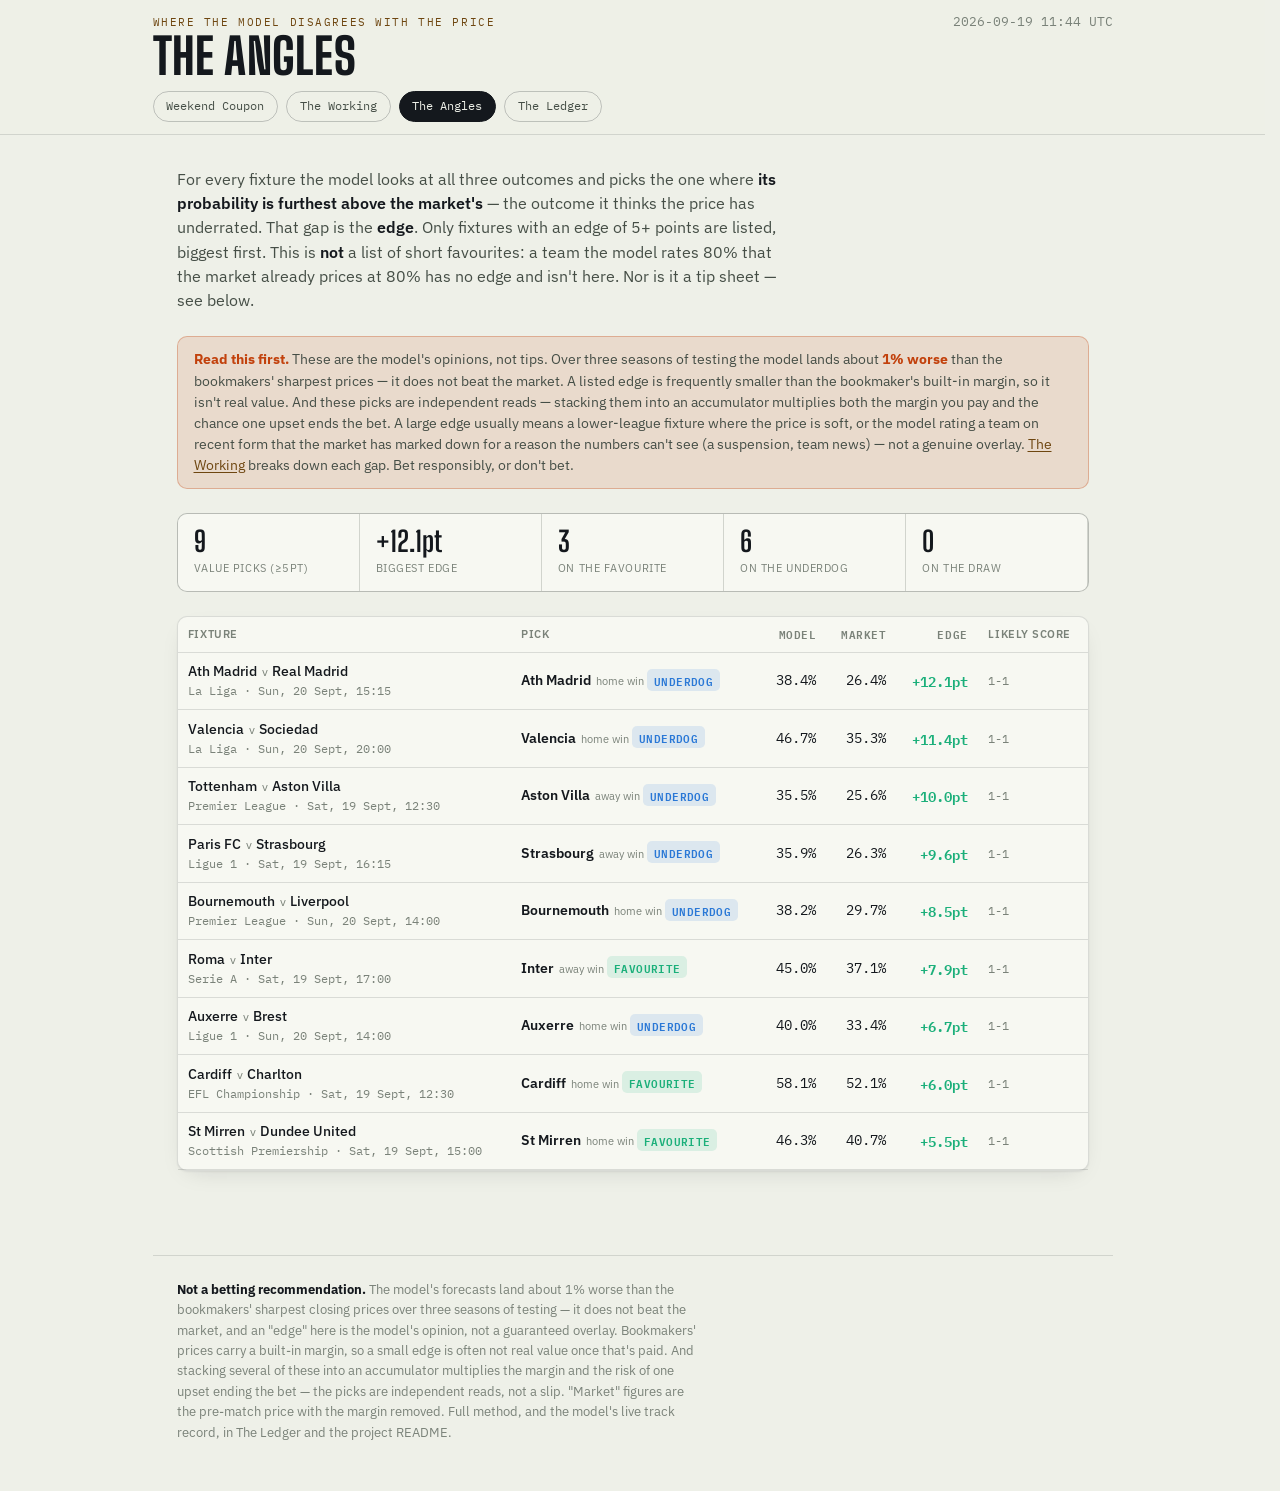
<file: docs/angles.html>
<!DOCTYPE html>
<html lang="en">
<head>
<meta charset="utf-8">
<meta name="viewport" content="width=device-width, initial-scale=1">
<meta name="color-scheme" content="light dark">
<meta name="description" content="Where a walk-forward Poisson model disagrees with the bookmakers' price in your favour — the pick, the model's number, the market's, and the gap.">
<title>The Angles</title>
<link rel="preconnect" href="https://fonts.googleapis.com">
<link rel="preconnect" href="https://fonts.gstatic.com" crossorigin>
<link rel="stylesheet" href="https://fonts.googleapis.com/css2?family=Big+Shoulders+Display:wght@600;700;800&family=IBM+Plex+Sans:wght@400;500;600&family=IBM+Plex+Mono:wght@400;500&display=swap">
<style>/* ==========================================================================
   base.css — shared stylesheet for the three public pages
   (coupon_template.html, why_template.html, track_record_template.html).
   Inlined into each page at render time by scripts/render_common.py, so it is
   the single source of truth for tokens, layout, typography and the shared
   components. Page-specific rules live in each template's own <style> block.
   ========================================================================== */

/* ---- design tokens ------------------------------------------------------- */
:root {
  color-scheme: light dark;

  --paper: #eef0e8;
  --paper-raised: #f7f8f2;
  --ink: #14181d;
  --ink-soft: #454e46;
  --ink-faint: #7a8279;
  --line: rgba(20, 24, 29, 0.13);
  --line-strong: rgba(20, 24, 29, 0.22);
  --amber: #b9791c;
  --amber-ink: #6e4610;

  /* outcome + chart series — validated colourblind-safe (dataviz validator,
     light surface #f7f8f2): worst all-pairs CVD ΔE 9.2, normal-vision 24.0 */
  --home: #1baf7a;
  --home-bg: rgba(27, 175, 122, 0.13);
  --draw: #eb6834;
  --draw-bg: rgba(235, 104, 52, 0.13);
  --away: #2a78d6;
  --away-bg: rgba(42, 120, 214, 0.13);
  --viz-model: #2a78d6;
  --viz-elo: #1baf7a;
  --viz-alt: #eb6834;
  --viz-ref: #7a8279;
  --viz-band: rgba(42, 120, 214, 0.09);
  --viz-grid: rgba(20, 24, 29, 0.10);
  --viz-surface: #f7f8f2;
  --ratings: #256abf;
  --ratings-bg: rgba(37, 106, 191, 0.12);
  --adj: #c2410c;
  --adj-bg: rgba(194, 65, 12, 0.12);
  --gap-flag: #c2410c;
  --gap-flag-bg: rgba(194, 65, 12, 0.12);
  --good: #0ca30c;
  --bad: #d03b3b;
  --neutral: #7a8279;

  --shadow: 0 1px 2px rgba(20, 24, 29, 0.06), 0 8px 24px -12px rgba(20, 24, 29, 0.18);
  --radius: 10px;
  --radius-sm: 5px;

  /* spacing scale (rem) */
  --sp-1: 0.25rem;
  --sp-2: 0.5rem;
  --sp-3: 0.75rem;
  --sp-4: 1rem;
  --sp-5: 1.5rem;
  --sp-6: 2rem;
  --sp-7: 3rem;
  --sp-8: 4rem;

  --measure: 66ch;
  --page-max: 960px;

  --font-sans: "IBM Plex Sans", ui-sans-serif, system-ui, -apple-system, "Segoe UI", Roboto, sans-serif;
  --font-mono: "IBM Plex Mono", ui-monospace, "SF Mono", Menlo, Consolas, monospace;
  --font-display: "Big Shoulders Display", var(--font-sans);
}

@media (prefers-color-scheme: dark) {
  :root:not([data-theme="light"]) {
    --paper: #10141a;
    --paper-raised: #171c23;
    --ink: #e9ece4;
    --ink-soft: #b2b9ae;
    --ink-faint: #767f77;
    --line: rgba(233, 236, 228, 0.13);
    --line-strong: rgba(233, 236, 228, 0.22);
    --amber: #e3ac4c;
    --amber-ink: #f0c274;
    --home: #199e70;
    --home-bg: rgba(25, 158, 112, 0.16);
    --draw: #d95926;
    --draw-bg: rgba(217, 89, 38, 0.16);
    --away: #3987e5;
    --away-bg: rgba(57, 135, 229, 0.16);
    --viz-model: #3987e5;
    --viz-elo: #199e70;
    --viz-alt: #d95926;
    --viz-ref: #8b938a;
    --viz-band: rgba(57, 135, 229, 0.14);
    --viz-grid: rgba(233, 236, 228, 0.10);
    --viz-surface: #171c23;
    --ratings: #6da7ec;
    --ratings-bg: rgba(109, 167, 236, 0.16);
    --adj: #e07a4c;
    --adj-bg: rgba(224, 122, 76, 0.16);
    --gap-flag: #e07a4c;
    --gap-flag-bg: rgba(224, 122, 76, 0.16);
    --good: #3fb93f;
    --bad: #e06666;
    --neutral: #8b938a;
    --shadow: 0 1px 2px rgba(0, 0, 0, 0.3), 0 8px 24px -12px rgba(0, 0, 0, 0.5);
  }
}
/* explicit toggle wins in both directions */
:root[data-theme="dark"] {
  --paper: #10141a;
  --paper-raised: #171c23;
  --ink: #e9ece4;
  --ink-soft: #b2b9ae;
  --ink-faint: #767f77;
  --line: rgba(233, 236, 228, 0.13);
  --line-strong: rgba(233, 236, 228, 0.22);
  --amber: #e3ac4c;
  --amber-ink: #f0c274;
  --home: #199e70;
  --home-bg: rgba(25, 158, 112, 0.16);
  --draw: #d95926;
  --draw-bg: rgba(217, 89, 38, 0.16);
  --away: #3987e5;
  --away-bg: rgba(57, 135, 229, 0.16);
  --viz-model: #3987e5;
  --viz-elo: #199e70;
  --viz-alt: #d95926;
  --viz-ref: #8b938a;
  --viz-band: rgba(57, 135, 229, 0.14);
  --viz-grid: rgba(233, 236, 228, 0.10);
  --viz-surface: #171c23;
  --ratings: #6da7ec;
  --ratings-bg: rgba(109, 167, 236, 0.16);
  --adj: #e07a4c;
  --adj-bg: rgba(224, 122, 76, 0.16);
  --gap-flag: #e07a4c;
  --gap-flag-bg: rgba(224, 122, 76, 0.16);
  --good: #3fb93f;
  --bad: #e06666;
  --neutral: #8b938a;
  --shadow: 0 1px 2px rgba(0, 0, 0, 0.3), 0 8px 24px -12px rgba(0, 0, 0, 0.5);
}

/* ---- reset ------------------------------------------------------------- */
*, *::before, *::after { box-sizing: border-box; }
* { margin: 0; }
html { -webkit-text-size-adjust: 100%; scrollbar-gutter: stable; }
body {
  min-height: 100dvh;
  background: var(--paper);
  color: var(--ink);
  font-family: var(--font-sans);
  font-size: 15px;
  line-height: 1.55;
  -webkit-font-smoothing: antialiased;
  text-rendering: optimizeLegibility;
}
img, svg, video { display: block; max-width: 100%; }
button, input, select, textarea { font: inherit; color: inherit; }
h1, h2, h3 { line-height: 1.1; text-wrap: balance; }
p { text-wrap: pretty; }
a { color: var(--amber-ink); text-underline-offset: 0.15em; }

::selection { background: var(--amber); color: #fff; }
:focus-visible { outline: 2px solid var(--amber); outline-offset: 2px; border-radius: 2px; }

.num { font-family: var(--font-mono); font-variant-numeric: tabular-nums; }

/* skip link */
.skip {
  position: absolute; left: -9999px; top: 0; z-index: 100;
  background: var(--paper); color: var(--ink); padding: var(--sp-2) var(--sp-3);
  border: 1px solid var(--line-strong); border-radius: var(--radius-sm);
}
.skip:focus { left: var(--sp-3); top: var(--sp-3); }

/* ---- header / nav ---------------------------------------------------- */
header {
  position: sticky; top: 0; z-index: 10;
  background: var(--paper);
  background: color-mix(in srgb, var(--paper) 92%, transparent);
  -webkit-backdrop-filter: saturate(1.4) blur(6px);
  backdrop-filter: saturate(1.4) blur(6px);
  border-bottom: 1px solid var(--line);
  padding: var(--sp-3) var(--sp-5) 0;
}
.header-top {
  display: flex; align-items: baseline; justify-content: space-between;
  gap: var(--sp-4); flex-wrap: wrap;
  max-width: var(--page-max); margin-inline: auto;
}
.eyebrow {
  font-family: var(--font-mono); font-size: 0.7rem; letter-spacing: 0.14em;
  text-transform: uppercase; color: var(--amber-ink); margin-bottom: 0.15rem;
}
h1 {
  font-family: var(--font-display); font-weight: 800;
  font-size: clamp(2.1rem, 5vw, 3.1rem); letter-spacing: 0.005em;
  text-transform: uppercase; line-height: 0.92;
}
.generated { font-family: var(--font-mono); font-size: 0.8rem; color: var(--ink-faint); white-space: nowrap; }

nav.site {
  max-width: var(--page-max); margin: var(--sp-3) auto 0;
  display: flex; gap: var(--sp-2); overflow-x: auto; padding-bottom: var(--sp-3);
  scrollbar-width: thin;
}
nav.site a {
  flex: none; font-family: var(--font-mono); font-size: 0.75rem;
  text-decoration: none; color: var(--ink-soft);
  border: 1px solid var(--line-strong); border-radius: 100px;
  padding: 0.3rem 0.8rem; white-space: nowrap;
  transition: color 0.15s, border-color 0.15s, background 0.15s;
}
nav.site a[aria-current="page"] { color: var(--paper); background: var(--ink); border-color: var(--ink); }
nav.site a:hover { border-color: var(--amber); color: var(--ink); }

main { max-width: var(--page-max); margin-inline: auto; padding: var(--sp-6) var(--sp-5) var(--sp-8); }

footer {
  max-width: var(--page-max); margin-inline: auto;
  padding: var(--sp-5) var(--sp-5) var(--sp-7);
  color: var(--ink-faint); font-size: 0.82rem;
  border-top: 1px solid var(--line);
}
footer p { max-width: var(--measure); }
footer strong { color: var(--ink); }

/* ---- shared components --------------------------------------------------- */
.tiles, .stats {
  display: grid; grid-template-columns: repeat(auto-fit, minmax(140px, 1fr)); gap: 1px;
  background: var(--line); border: 1px solid var(--line); border-radius: var(--radius);
  overflow: hidden; margin-bottom: var(--sp-5);
}
.tile, .stat { background: var(--paper-raised); padding: 0.85rem var(--sp-4); }
.tile .n, .stat .n {
  font-family: var(--font-display); font-weight: 700; font-size: 1.75rem;
  line-height: 1; display: block;
}
.tile .l, .stat .l {
  font-size: 0.7rem; color: var(--ink-faint); text-transform: uppercase;
  letter-spacing: 0.05em; margin-top: 0.3rem; display: block;
}
.tile .sub2 { font-size: 0.72rem; color: var(--ink-faint); margin-top: 0.15rem; display: block; }

.panel {
  background: var(--paper-raised); border: 1px solid var(--line); border-radius: var(--radius);
  padding: var(--sp-4) 1.15rem; box-shadow: var(--shadow); margin-bottom: 1.25rem;
}
.panel > h3 {
  font-size: 0.8rem; text-transform: uppercase; letter-spacing: 0.05em;
  color: var(--ink-faint); font-weight: 600; margin-bottom: 0.15rem;
}
.panel .cap { font-size: 0.78rem; color: var(--ink-faint); margin-bottom: var(--sp-3); }

table { width: 100%; border-collapse: collapse; font-size: 0.85rem; }
th, td { text-align: left; padding: 0.4rem 0.6rem; border-bottom: 1px solid var(--line); }
th { font-size: 0.68rem; text-transform: uppercase; letter-spacing: 0.05em; color: var(--ink-faint); font-weight: 600; }
td.num, th.num { text-align: right; }
.scroll-x { overflow-x: auto; }

/* stacked probability bar — 2px surface gaps do the separating, no strokes */
.bar { display: flex; height: 1.15rem; border-radius: 4px; gap: 2px; background: var(--paper-raised); }
.seg {
  display: flex; align-items: center; justify-content: center;
  font-family: var(--font-mono); font-size: 0.66rem; color: #fff;
  white-space: nowrap; overflow: hidden;
}
.seg:first-child { border-radius: 4px 0 0 4px; }
.seg:last-child { border-radius: 0 4px 4px 0; }
.seg.home { background: var(--home); }
.seg.draw { background: var(--draw); }
.seg.away { background: var(--away); }

/* chart tooltip + legend (used by the SVG charts) */
.chart-wrap { position: relative; overflow-x: auto; }
svg.chart { display: block; max-width: 100%; height: auto; touch-action: none; }
.legend { display: flex; gap: var(--sp-4); font-size: 0.72rem; color: var(--ink-soft); margin-top: var(--sp-2); flex-wrap: wrap; }
.legend span { display: inline-flex; align-items: center; gap: 0.35rem; }
.legend .lk { width: 0.9rem; height: 0; border-top: 2px solid currentColor; display: inline-block; }
.legend .lk.dash { border-top-style: dashed; }
.legend .dot { width: 0.6rem; height: 0.6rem; border-radius: 50%; display: inline-block; }
.viz-tip {
  position: absolute; pointer-events: none; z-index: 5;
  background: var(--paper); border: 1px solid var(--line-strong); border-radius: 7px;
  padding: 0.45rem 0.6rem; font-size: 0.74rem; box-shadow: var(--shadow);
  opacity: 0; transition: opacity 0.1s; min-width: 8rem;
}
.viz-tip .tx { font-family: var(--font-mono); color: var(--ink-faint); font-size: 0.68rem; display: block; margin-bottom: 0.25rem; }
.viz-tip .row { display: flex; align-items: center; gap: 0.4rem; justify-content: space-between; }
.viz-tip .row .k { display: inline-flex; align-items: center; gap: 0.35rem; color: var(--ink-soft); }
.viz-tip .row .k i { width: 0.85rem; height: 0; border-top: 2px solid currentColor; display: inline-block; }
.viz-tip .row .v { font-family: var(--font-mono); font-weight: 600; color: var(--ink); }

details.tableview { margin-top: var(--sp-2); }
details.tableview summary { font-size: 0.72rem; color: var(--ink-faint); cursor: pointer; font-family: var(--font-mono); }
details.tableview summary:hover { color: var(--ink); }
details.tableview table { margin-top: var(--sp-2); }

.tag {
  font-family: var(--font-mono); font-size: 0.7rem; padding: 0.12rem 0.5rem;
  border-radius: var(--radius-sm); background: var(--line); color: var(--ink-soft);
  white-space: nowrap; display: inline-block;
}

/* ---- accessibility & media -------------------------------------------- */
@media (prefers-reduced-motion: reduce) {
  *, *::before, *::after { animation-duration: 0.001ms !important; transition-duration: 0.001ms !important; scroll-behavior: auto !important; }
}
@media (prefers-contrast: more) {
  :root { --line: rgba(20, 24, 29, 0.35); --line-strong: rgba(20, 24, 29, 0.55); --ink-faint: #5a615a; }
  :root[data-theme="dark"], :root:not([data-theme="light"]) { --line: rgba(233, 236, 228, 0.35); --line-strong: rgba(233, 236, 228, 0.6); }
}
@media (forced-colors: active) {
  .bar { gap: 1px; }
  .seg { forced-color-adjust: none; }
  nav.site a[aria-current="page"] { border-width: 2px; }
}

@media print {
  header { position: static; backdrop-filter: none; }
  nav.site, .skip, details.tableview summary { display: none; }
  details.tableview { display: block; }
  details.tableview[open] table, details.tableview table { display: table; }
  .panel, .fixture, .tile { box-shadow: none; break-inside: avoid; }
  body { background: #fff; color: #000; font-size: 11pt; }
  a { color: #000; text-decoration: none; }
  main { max-width: none; }
}
</style>
<style>
  .intro { font-size: 0.98rem; color: var(--ink-soft); max-width: 64ch; margin-bottom: var(--sp-5); }
  .intro strong { color: var(--ink); font-weight: 600; }

  table.angles td, table.angles th { padding: 0.55rem 0.65rem; }
  .fx { font-weight: 500; }
  .fx .vs { color: var(--ink-faint); font-weight: 400; margin: 0 0.3rem; font-size: 0.85em; }
  .fx .lg { display: block; font-size: 0.72rem; color: var(--ink-faint); font-weight: 400; }
  .pick { font-weight: 600; }
  .pick .side { color: var(--ink-faint); font-weight: 400; font-size: 0.8em; margin-left: 0.3rem; }
  .edge { font-family: var(--font-mono); font-weight: 600; color: var(--home); white-space: nowrap; }
  .ls { font-family: var(--font-mono); font-size: 0.78rem; color: var(--ink-faint); }
  .cat { font-family: var(--font-mono); font-size: 0.66rem; padding: 0.1rem 0.42rem; border-radius: var(--radius-sm);
    text-transform: uppercase; letter-spacing: 0.04em; white-space: nowrap; }
  .cat.favourite { background: var(--home-bg); color: var(--home); }
  .cat.underdog { background: var(--away-bg); color: var(--away); }
  .cat.draw { background: var(--draw-bg); color: var(--draw); }
  .empty { color: var(--ink-faint); font-style: italic; padding: var(--sp-6) 0; }

  .caveat { font-size: 0.85rem; color: var(--ink-soft); background: var(--adj-bg);
    border: 1px solid color-mix(in srgb, var(--adj) 30%, transparent);
    border-radius: var(--radius); padding: var(--sp-3) var(--sp-4); margin-bottom: var(--sp-5); }
  .caveat strong { color: var(--adj); }

  @media (max-width: 620px) {
    table.angles .hide-sm { display: none; }
  }
</style>
</head>
<body>
<a class="skip" href="#main">Skip to content</a>
<header>
  <div class="header-top">
    <div>
      <p class="eyebrow">Where the model disagrees with the price</p>
      <h1>The Angles</h1>
    </div>
    <div class="generated">2026-09-19 11:44 UTC</div>
  </div>
  <nav class="site" aria-label="Pages">
    <a href="./index.html">Weekend Coupon</a>
    <a href="./why.html">The Working</a>
    <a href="./angles.html" aria-current="page">The Angles</a>
    <a href="./track-record.html">The Ledger</a>
  </nav>
</header>

<main id="main">
  <p class="intro">
    For every fixture the model looks at all three outcomes and picks the one
    where <strong>its probability is furthest above the market's</strong> — the
    outcome it thinks the price has underrated. That gap is the <strong>edge</strong>.
    Only fixtures with an edge of 5+ points are listed, biggest first. This is
    <strong>not</strong> a list of short favourites: a team the model rates 80%
    that the market already prices at 80% has no edge and isn't here. Nor is it
    a tip sheet — see below.
  </p>

  <div class="caveat">
    <strong>Read this first.</strong> These are the model's opinions, not tips.
    Over three seasons of testing the model lands about <strong>1% worse</strong>
    than the bookmakers' sharpest prices — it does not beat the market. A listed
    edge is frequently smaller than the bookmaker's built-in margin, so it isn't
    real value. And these picks are independent reads — stacking them into an
    accumulator multiplies both the margin you pay and the chance one upset ends
    the bet. A large edge usually means a lower-league fixture where the price is
    soft, or the model rating a team on recent form that the market has marked
    down for a reason the numbers can't see (a suspension, team news) — not a
    genuine overlay. <a href="./why.html">The Working</a> breaks down each gap.
    Bet responsibly, or don't bet.
  </div>

  <div class="stats" id="stats"></div>
  <div class="panel" style="padding:0">
    <div class="scroll-x">
      <table class="angles">
        <thead><tr>
          <th>Fixture</th><th>Pick</th>
          <th class="num">Model</th><th class="num">Market</th><th class="num">Edge</th>
          <th class="hide-sm">Likely score</th>
        </tr></thead>
        <tbody id="rows"></tbody>
      </table>
    </div>
  </div>
</main>

<footer>
  <p>
    <strong>Not a betting recommendation.</strong> The model's forecasts land
    about 1% worse than the bookmakers' sharpest closing prices over three
    seasons of testing — it does not beat the market, and an "edge" here is the
    model's opinion, not a guaranteed overlay. Bookmakers' prices carry a
    built-in margin, so a small edge is often not real value once that's paid.
    And stacking several of these into an accumulator multiplies the margin and
    the risk of one upset ending the bet — the picks are independent reads, not
    a slip. "Market" figures are the pre-match price with the margin removed.
    Full method, and the model's live track record, in The Ledger and the
    project README.
  </p>
</footer>

<script>
  const DATA = [{"league":"La Liga","date":"2026-09-20T15:15","home":"Ath Madrid","away":"Real Madrid","pick":"Ath Madrid","side":"home","category":"underdog","model":38.4,"market":26.4,"edge":12.1,"modelProbs":[38.4,25.2,36.4],"marketProbs":[26.4,25.0,48.7],"likelyScore":"1-1"},{"league":"La Liga","date":"2026-09-20T20:00","home":"Valencia","away":"Sociedad","pick":"Valencia","side":"home","category":"underdog","model":46.7,"market":35.3,"edge":11.4,"modelProbs":[46.7,26.2,27.1],"marketProbs":[35.3,28.0,36.7],"likelyScore":"1-1"},{"league":"Premier League","date":"2026-09-19T12:30","home":"Tottenham","away":"Aston Villa","pick":"Aston Villa","side":"away","category":"underdog","model":35.5,"market":25.6,"edge":10.0,"modelProbs":[35.3,29.1,35.5],"marketProbs":[47.3,27.1,25.6],"likelyScore":"1-1"},{"league":"Ligue 1","date":"2026-09-19T16:15","home":"Paris FC","away":"Strasbourg","pick":"Strasbourg","side":"away","category":"underdog","model":35.9,"market":26.3,"edge":9.6,"modelProbs":[38.6,25.6,35.9],"marketProbs":[48.5,25.2,26.3],"likelyScore":"1-1"},{"league":"Premier League","date":"2026-09-20T14:00","home":"Bournemouth","away":"Liverpool","pick":"Bournemouth","side":"home","category":"underdog","model":38.2,"market":29.7,"edge":8.5,"modelProbs":[38.2,25.9,35.9],"marketProbs":[29.7,25.0,45.3],"likelyScore":"1-1"},{"league":"Serie A","date":"2026-09-19T17:00","home":"Roma","away":"Inter","pick":"Inter","side":"away","category":"favourite","model":45.0,"market":37.1,"edge":7.9,"modelProbs":[28.6,26.4,45.0],"marketProbs":[35.1,27.8,37.1],"likelyScore":"1-1"},{"league":"Ligue 1","date":"2026-09-20T14:00","home":"Auxerre","away":"Brest","pick":"Auxerre","side":"home","category":"underdog","model":40.0,"market":33.4,"edge":6.7,"modelProbs":[40.0,27.7,32.2],"marketProbs":[33.4,27.4,39.2],"likelyScore":"1-1"},{"league":"EFL Championship","date":"2026-09-19T12:30","home":"Cardiff","away":"Charlton","pick":"Cardiff","side":"home","category":"favourite","model":58.1,"market":52.1,"edge":6.0,"modelProbs":[58.1,22.1,19.8],"marketProbs":[52.1,24.6,23.3],"likelyScore":"1-1"},{"league":"Scottish Premiership","date":"2026-09-19T15:00","home":"St Mirren","away":"Dundee United","pick":"St Mirren","side":"home","category":"favourite","model":46.3,"market":40.7,"edge":5.5,"modelProbs":[46.3,25.9,27.8],"marketProbs":[40.7,26.0,33.2],"likelyScore":"1-1"}];

  const esc = s => String(s == null ? '' : s).replace(/[&<>"]/g, c => ({ '&': '&amp;', '<': '&lt;', '>': '&gt;', '"': '&quot;' }[c]));
  const fmtDate = iso => new Date(iso).toLocaleString('en-GB',
    { weekday: 'short', day: '2-digit', month: 'short', hour: '2-digit', minute: '2-digit' });
  const SIDE = { home: 'home win', draw: '', away: 'away win' };

  // ---- stat strip ----
  const n = DATA.length;
  const biggest = DATA.reduce((m, d) => Math.max(m, d.edge), 0);
  const count = c => DATA.filter(d => d.category === c).length;
  const stats = [
    { n: n, l: 'Value picks (≥5pt)' },
    { n: n ? '+' + biggest.toFixed(1) + 'pt' : '–', l: 'Biggest edge' },
    { n: count('favourite'), l: 'On the favourite' },
    { n: count('underdog'), l: 'On the underdog' },
    { n: count('draw'), l: 'On the draw' },
  ];
  const statsEl = document.getElementById('stats');
  for (const s of stats) {
    const d = document.createElement('div');
    d.className = 'stat';
    d.innerHTML = `<span class="n num">${s.n}</span><span class="l">${s.l}</span>`;
    statsEl.appendChild(d);
  }

  // ---- rows ----
  const tb = document.getElementById('rows');
  if (!DATA.length) {
    tb.innerHTML = '<tr><td colspan="6"><p class="empty">No fixture on the current card clears a 5-point edge.</p></td></tr>';
  }
  for (const d of DATA) {
    const tr = document.createElement('tr');
    const sideLabel = SIDE[d.side] ? `<span class="side">${SIDE[d.side]}</span>` : '';
    tr.innerHTML = `
      <td class="fx">${esc(d.home)}<span class="vs">v</span>${esc(d.away)}
        <span class="lg num">${esc(d.league)} · ${fmtDate(d.date)}</span></td>
      <td class="pick">${esc(d.pick)}${sideLabel}
        <span class="cat ${d.category}">${d.category}</span></td>
      <td class="num">${d.model.toFixed(1)}%</td>
      <td class="num">${d.market.toFixed(1)}%</td>
      <td class="num edge">+${d.edge.toFixed(1)}pt</td>
      <td class="hide-sm ls">${esc(d.likelyScore || '')}</td>`;
    tb.appendChild(tr);
  }
</script>
</body>
</html>
</file>
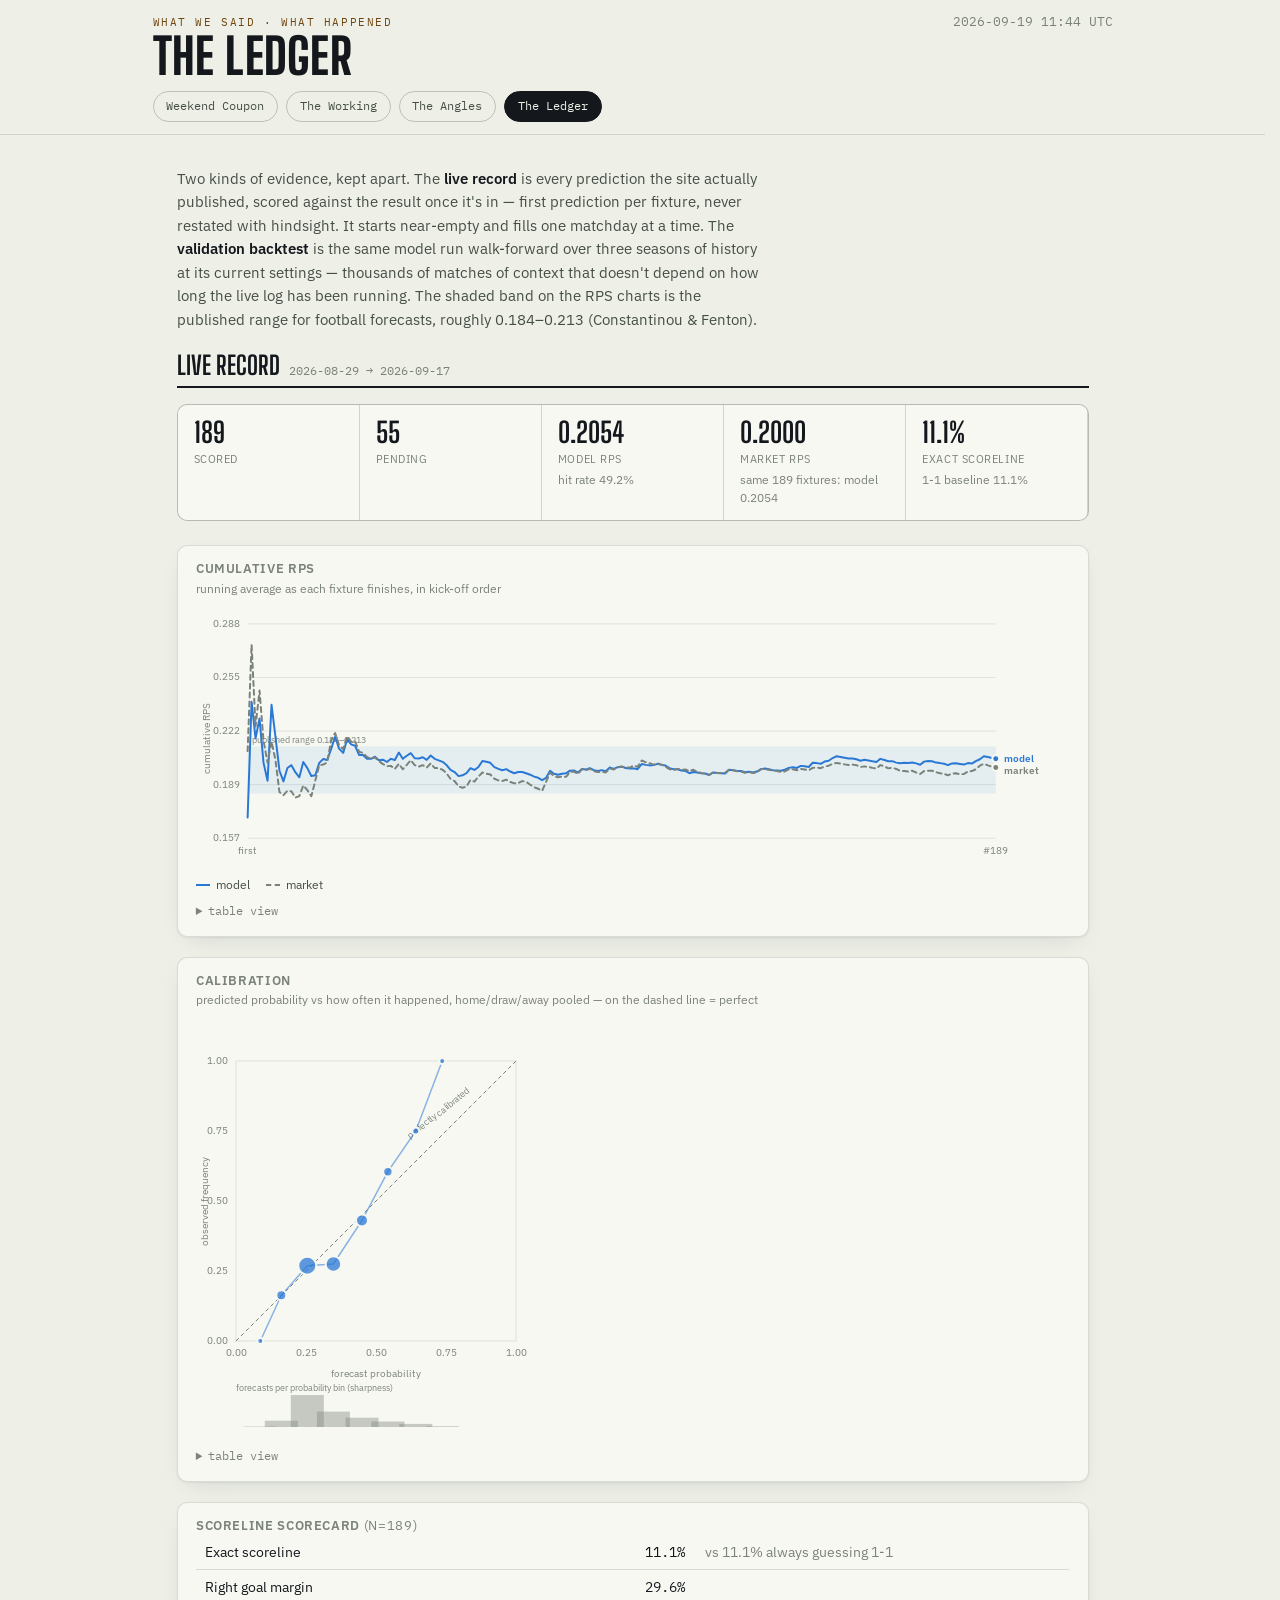
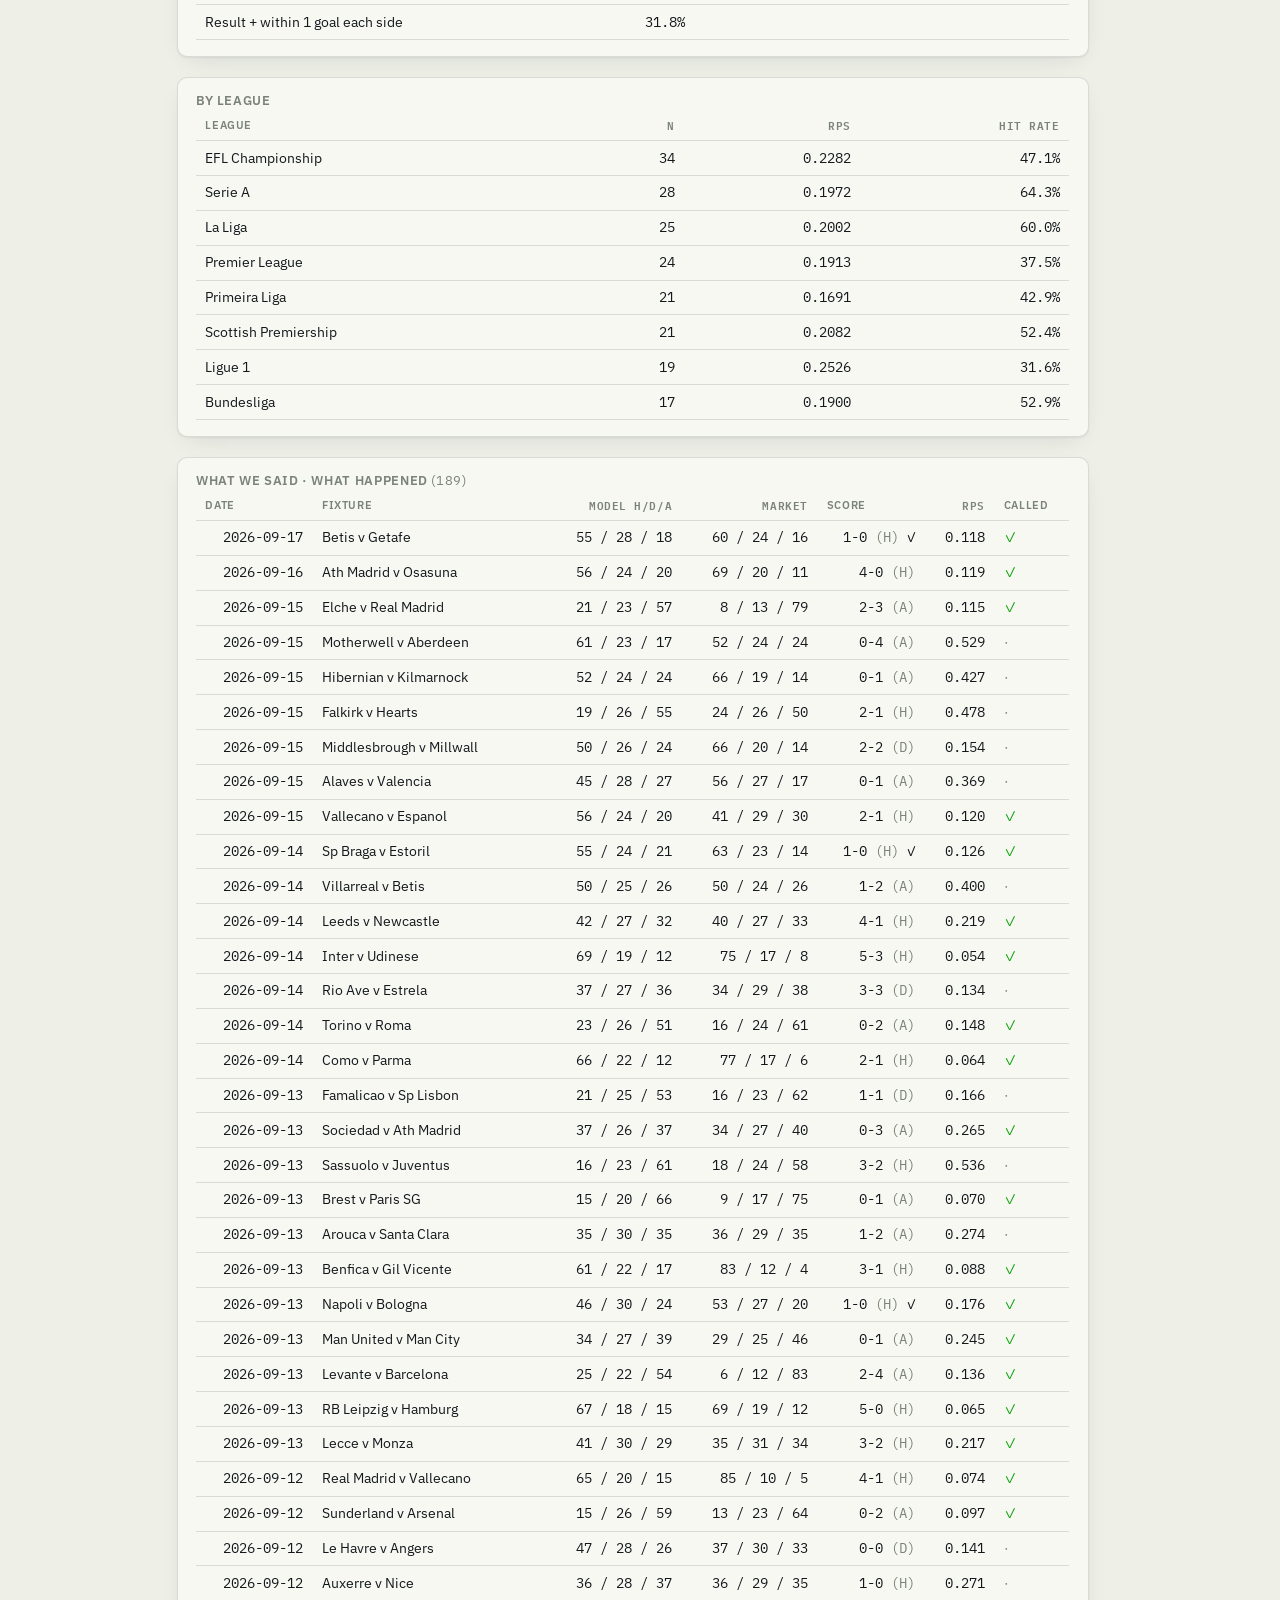
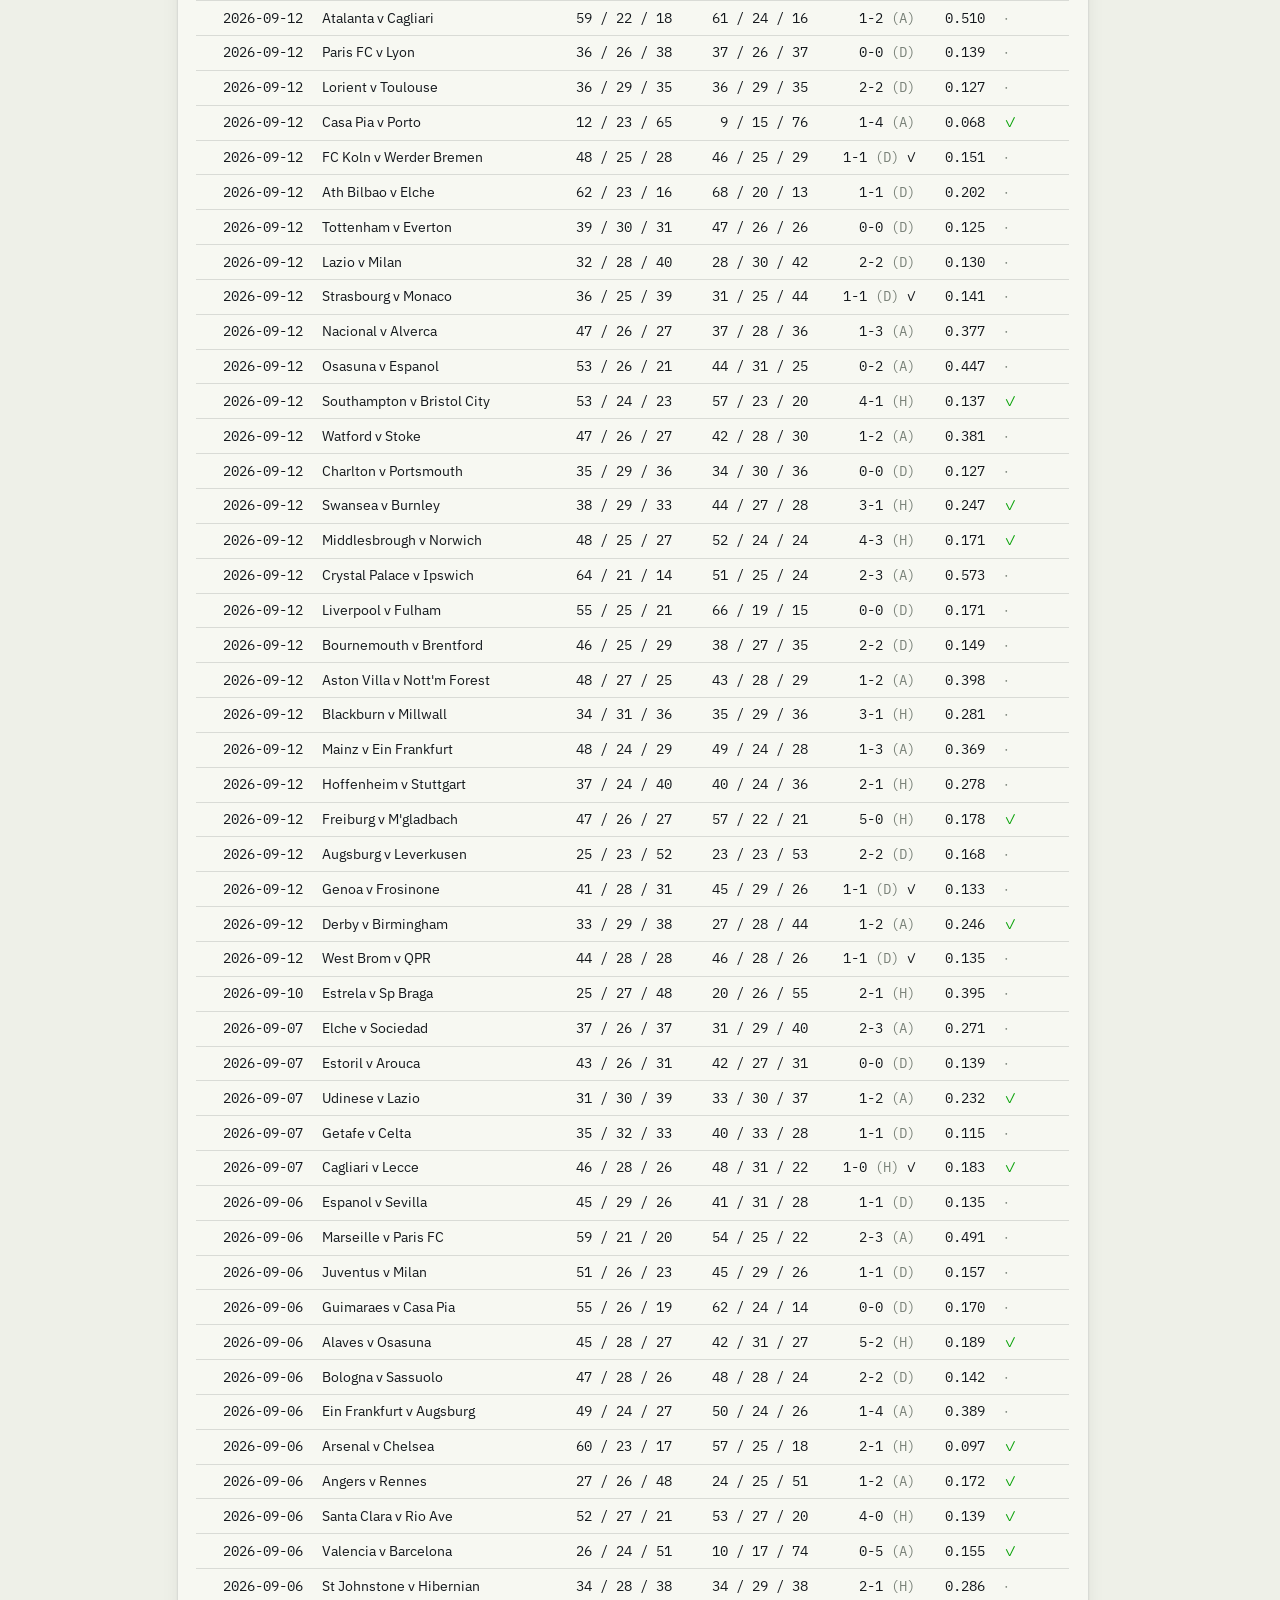
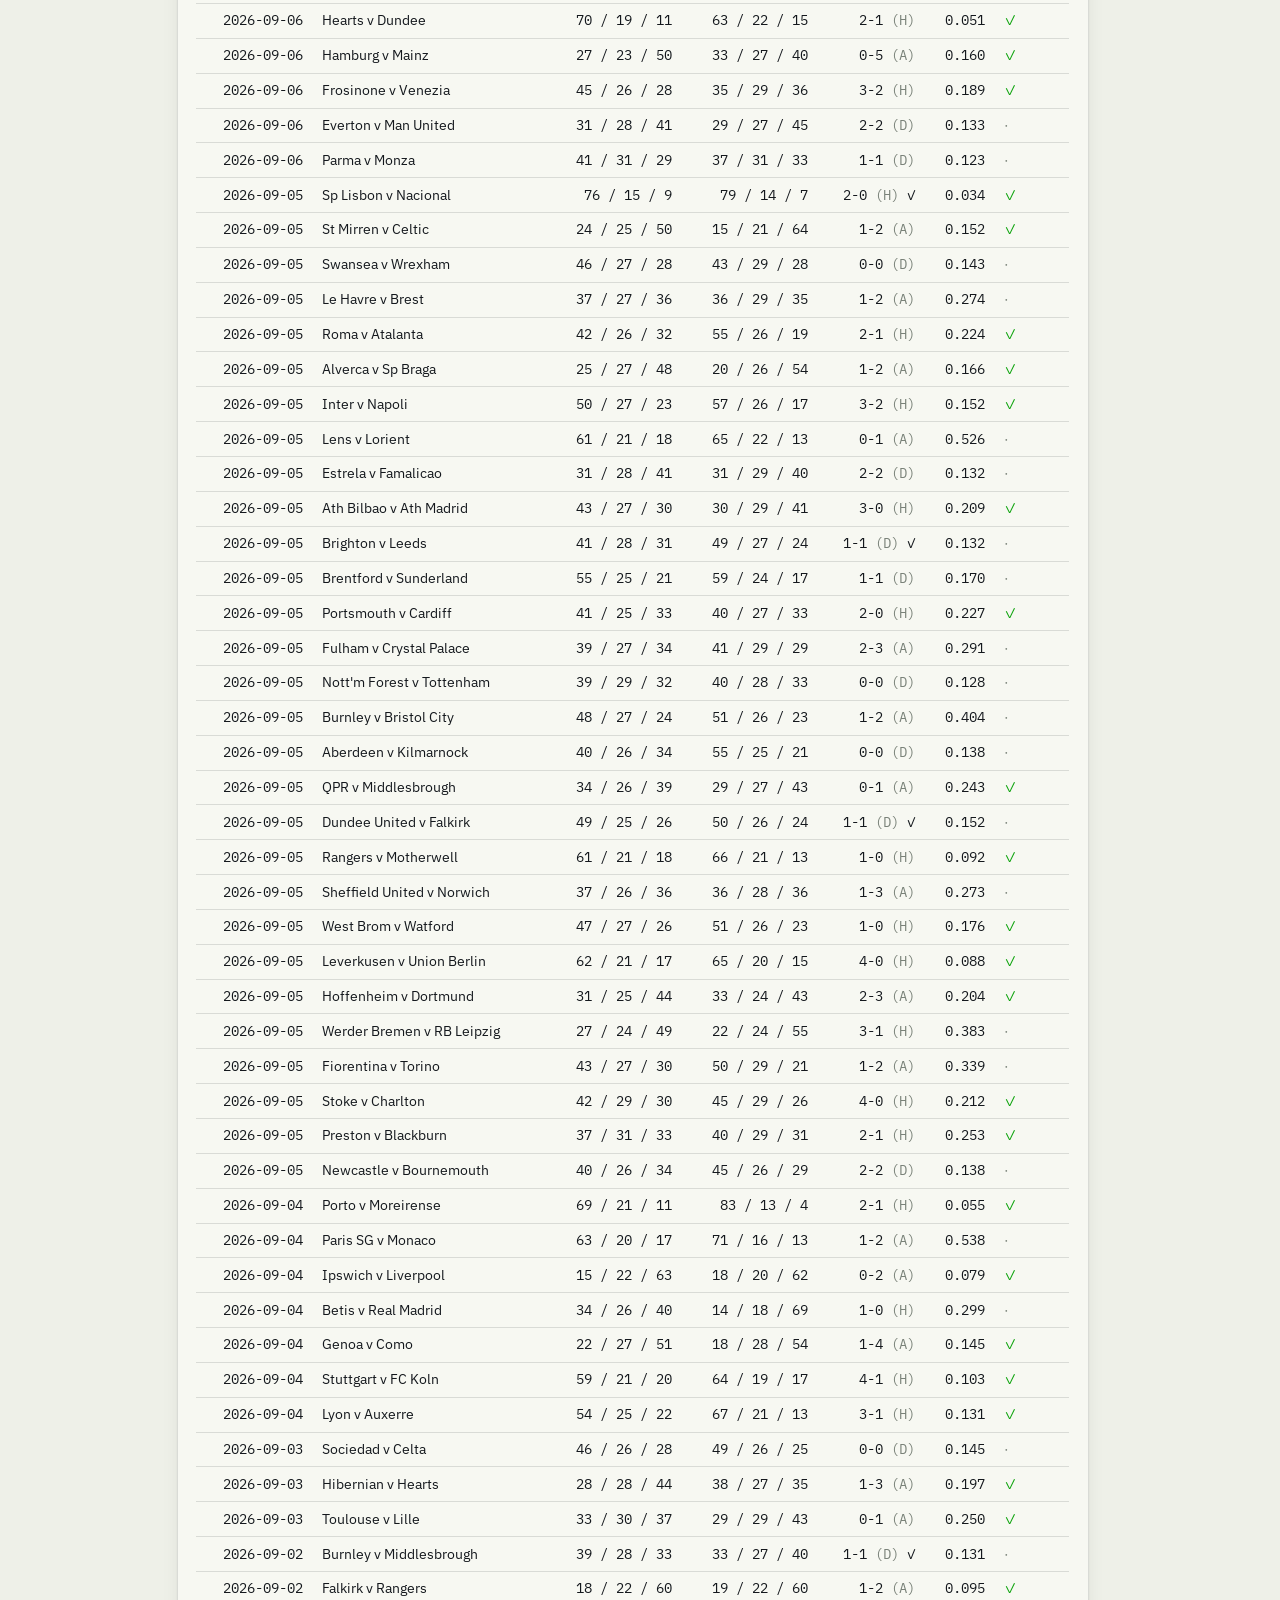
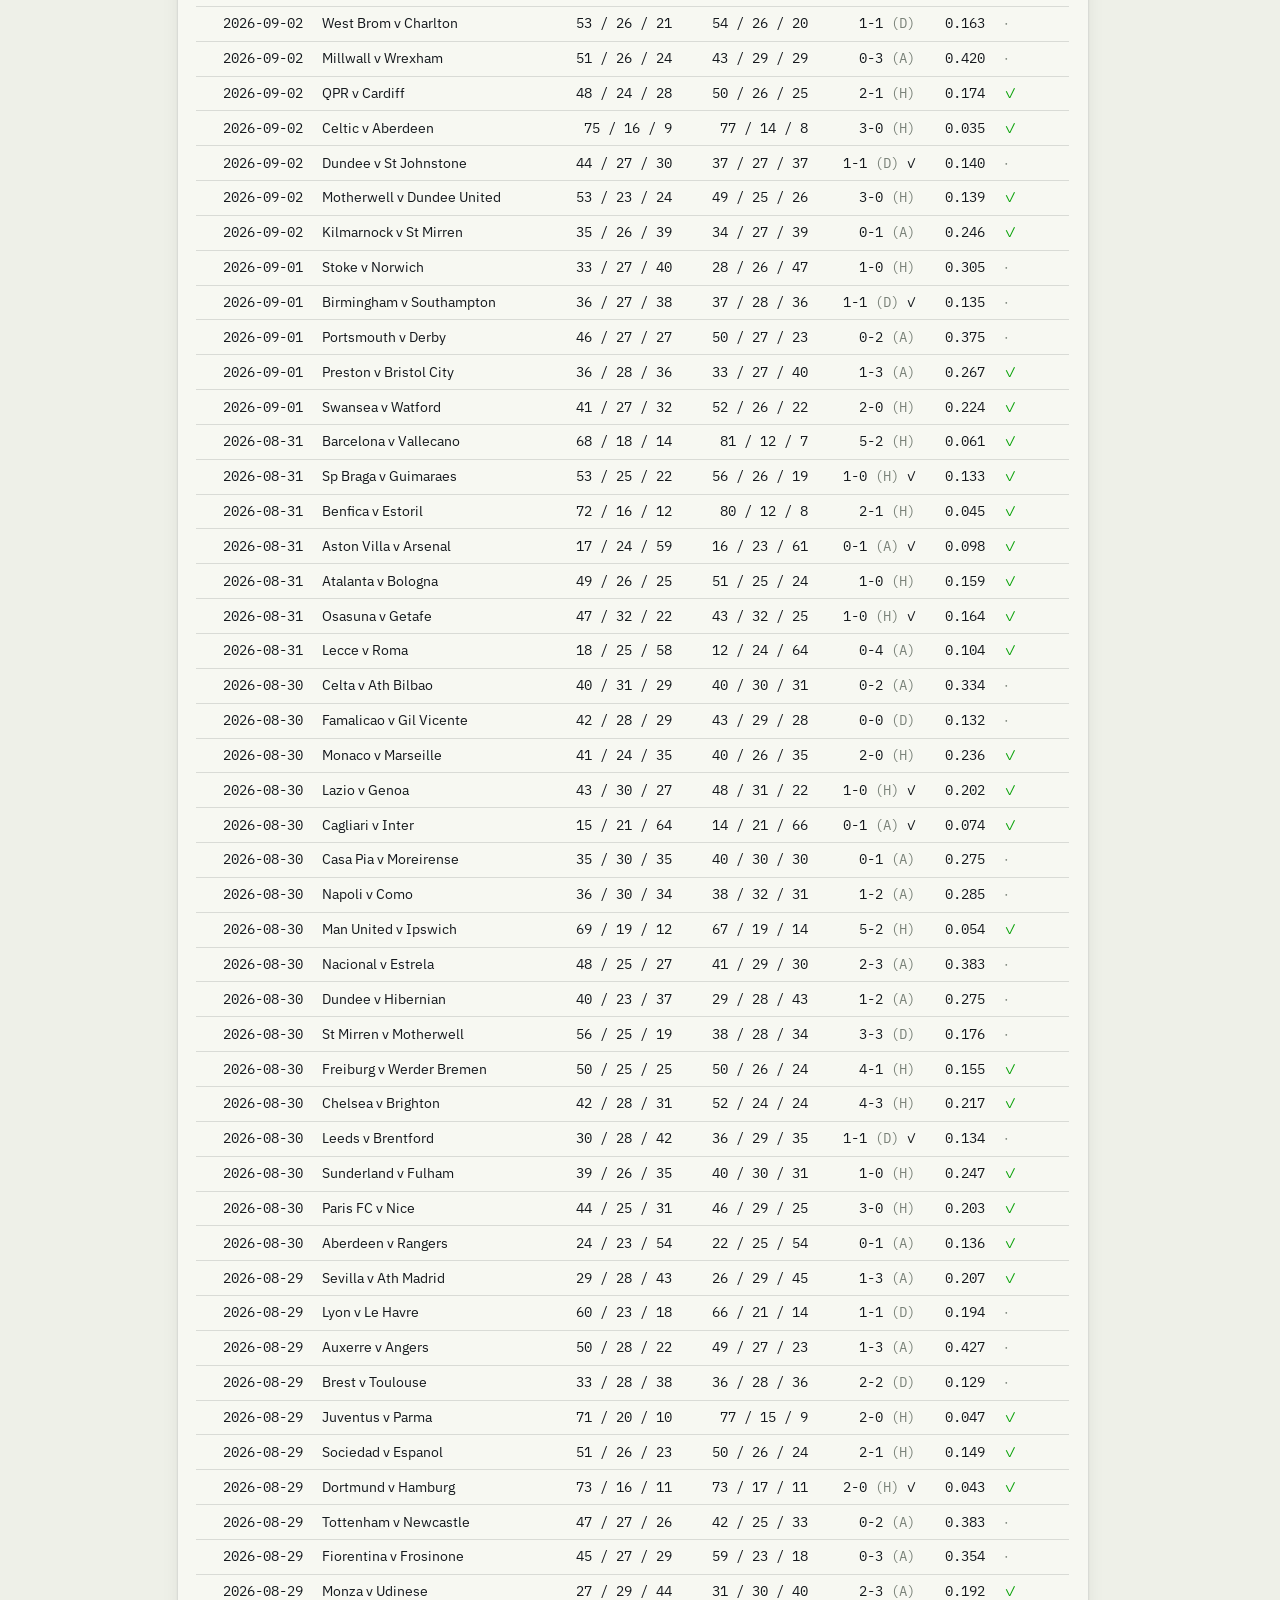
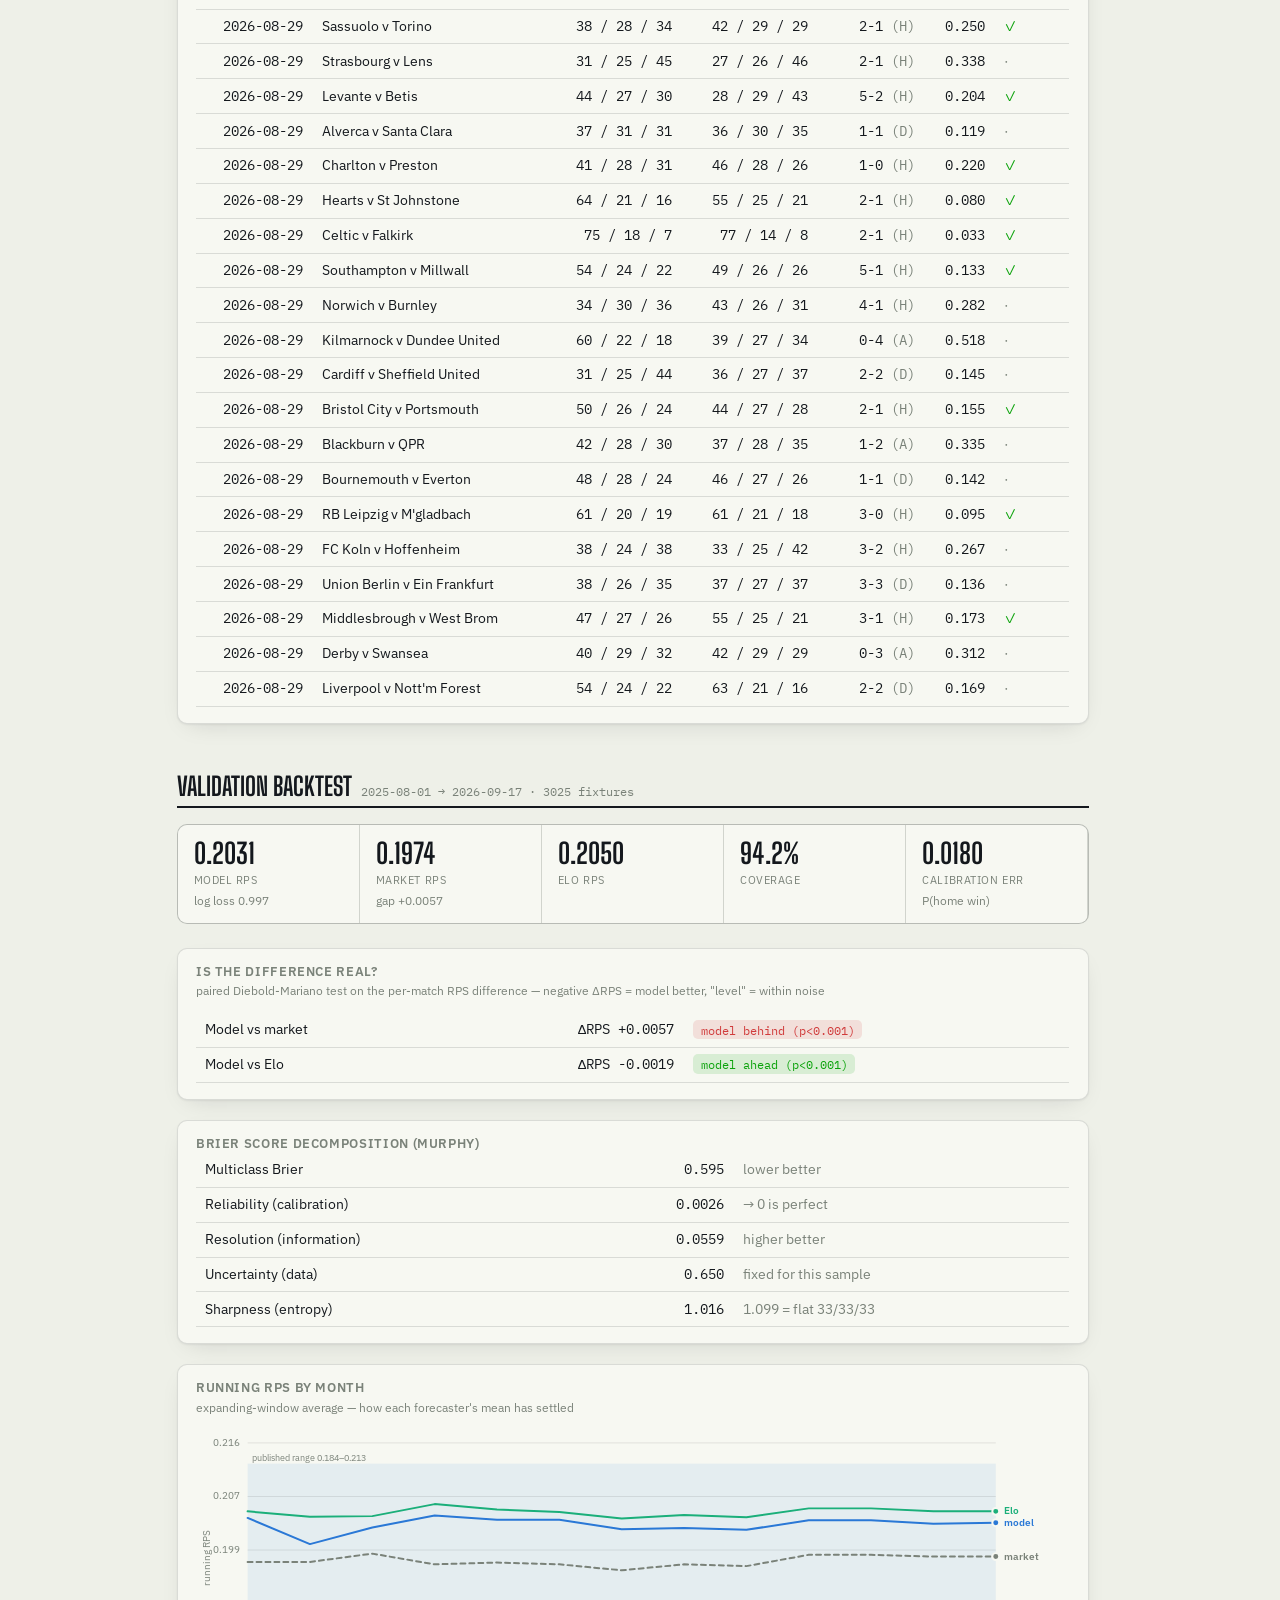
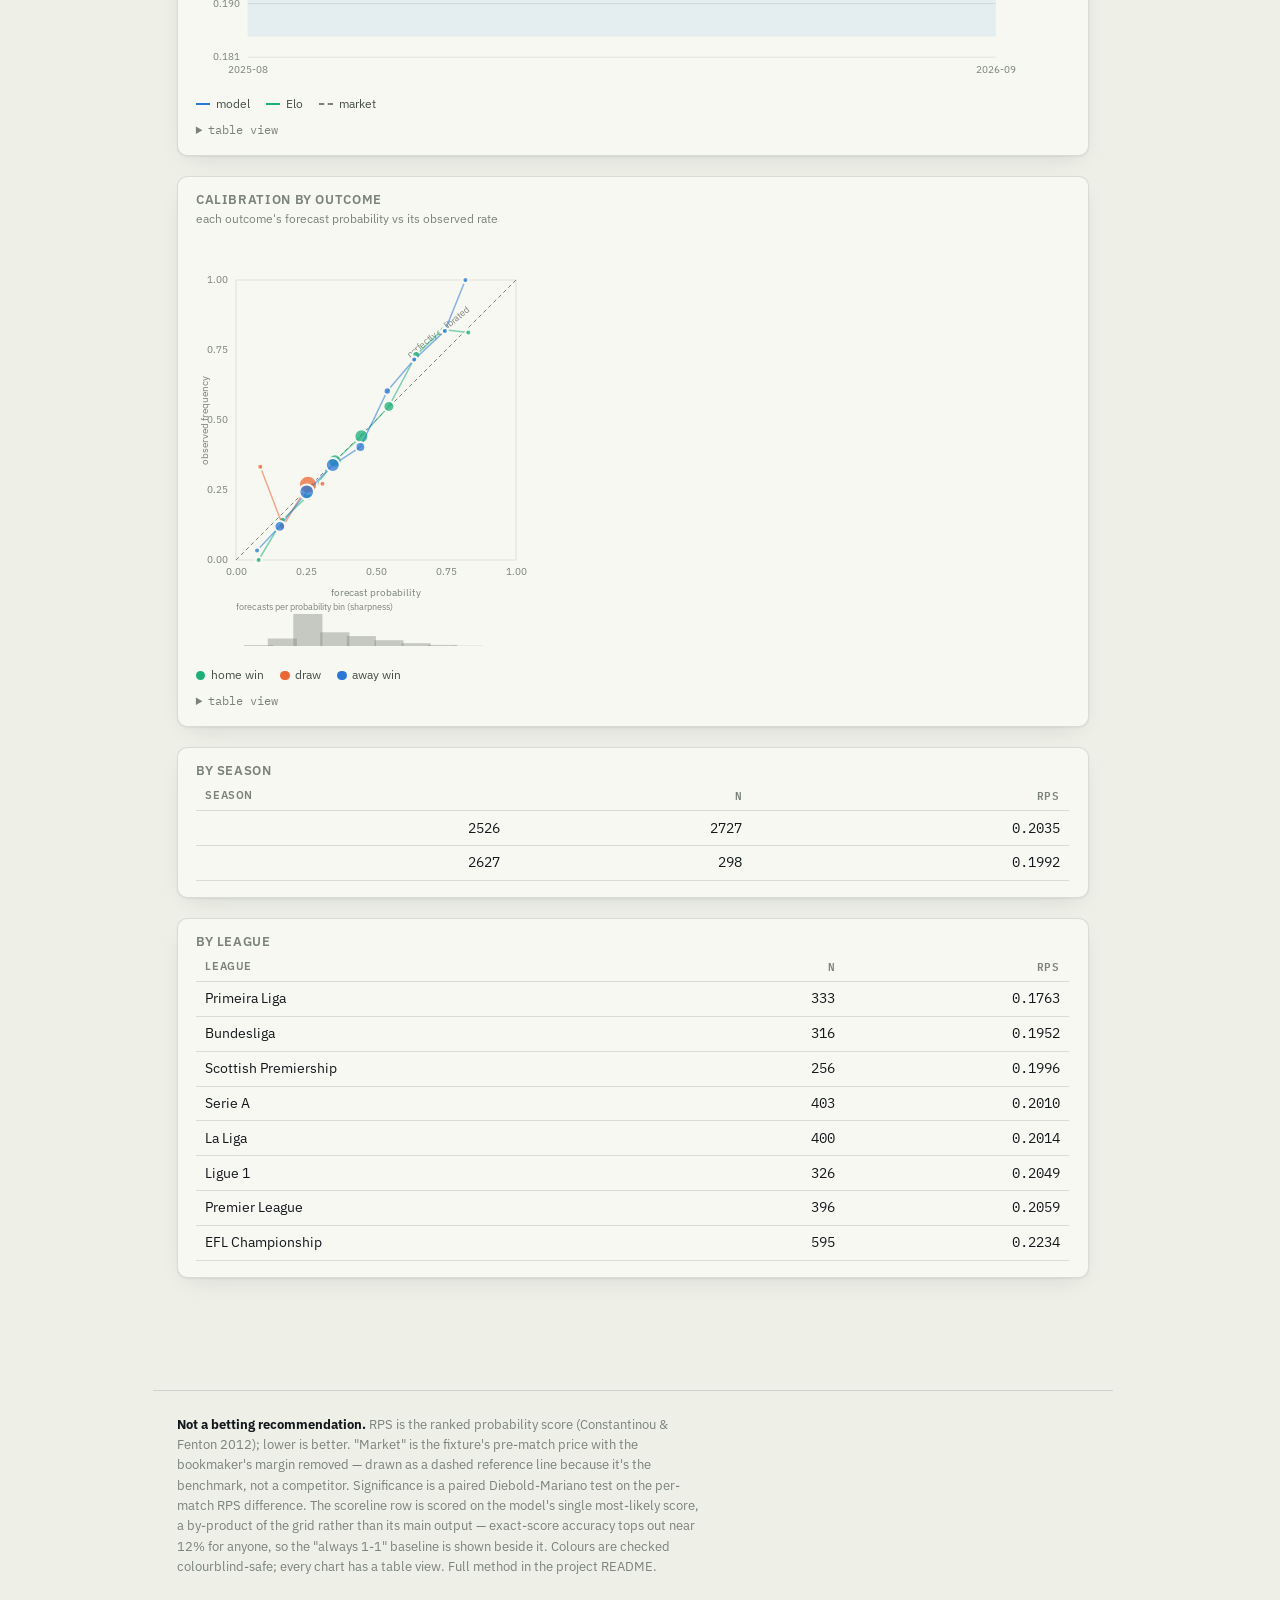
<file: docs/track-record.html>
<!DOCTYPE html>
<html lang="en">
<head>
<meta charset="utf-8">
<meta name="viewport" content="width=device-width, initial-scale=1">
<meta name="color-scheme" content="light dark">
<meta name="description" content="The football model's track record: live predictions scored against results as they come in, plus a three-season walk-forward validation backtest.">
<title>The Ledger</title>
<link rel="preconnect" href="https://fonts.googleapis.com">
<link rel="preconnect" href="https://fonts.gstatic.com" crossorigin>
<link rel="stylesheet" href="https://fonts.googleapis.com/css2?family=Big+Shoulders+Display:wght@600;700;800&family=IBM+Plex+Sans:wght@400;500;600&family=IBM+Plex+Mono:wght@400;500&display=swap">
<style>/* ==========================================================================
   base.css — shared stylesheet for the three public pages
   (coupon_template.html, why_template.html, track_record_template.html).
   Inlined into each page at render time by scripts/render_common.py, so it is
   the single source of truth for tokens, layout, typography and the shared
   components. Page-specific rules live in each template's own <style> block.
   ========================================================================== */

/* ---- design tokens ------------------------------------------------------- */
:root {
  color-scheme: light dark;

  --paper: #eef0e8;
  --paper-raised: #f7f8f2;
  --ink: #14181d;
  --ink-soft: #454e46;
  --ink-faint: #7a8279;
  --line: rgba(20, 24, 29, 0.13);
  --line-strong: rgba(20, 24, 29, 0.22);
  --amber: #b9791c;
  --amber-ink: #6e4610;

  /* outcome + chart series — validated colourblind-safe (dataviz validator,
     light surface #f7f8f2): worst all-pairs CVD ΔE 9.2, normal-vision 24.0 */
  --home: #1baf7a;
  --home-bg: rgba(27, 175, 122, 0.13);
  --draw: #eb6834;
  --draw-bg: rgba(235, 104, 52, 0.13);
  --away: #2a78d6;
  --away-bg: rgba(42, 120, 214, 0.13);
  --viz-model: #2a78d6;
  --viz-elo: #1baf7a;
  --viz-alt: #eb6834;
  --viz-ref: #7a8279;
  --viz-band: rgba(42, 120, 214, 0.09);
  --viz-grid: rgba(20, 24, 29, 0.10);
  --viz-surface: #f7f8f2;
  --ratings: #256abf;
  --ratings-bg: rgba(37, 106, 191, 0.12);
  --adj: #c2410c;
  --adj-bg: rgba(194, 65, 12, 0.12);
  --gap-flag: #c2410c;
  --gap-flag-bg: rgba(194, 65, 12, 0.12);
  --good: #0ca30c;
  --bad: #d03b3b;
  --neutral: #7a8279;

  --shadow: 0 1px 2px rgba(20, 24, 29, 0.06), 0 8px 24px -12px rgba(20, 24, 29, 0.18);
  --radius: 10px;
  --radius-sm: 5px;

  /* spacing scale (rem) */
  --sp-1: 0.25rem;
  --sp-2: 0.5rem;
  --sp-3: 0.75rem;
  --sp-4: 1rem;
  --sp-5: 1.5rem;
  --sp-6: 2rem;
  --sp-7: 3rem;
  --sp-8: 4rem;

  --measure: 66ch;
  --page-max: 960px;

  --font-sans: "IBM Plex Sans", ui-sans-serif, system-ui, -apple-system, "Segoe UI", Roboto, sans-serif;
  --font-mono: "IBM Plex Mono", ui-monospace, "SF Mono", Menlo, Consolas, monospace;
  --font-display: "Big Shoulders Display", var(--font-sans);
}

@media (prefers-color-scheme: dark) {
  :root:not([data-theme="light"]) {
    --paper: #10141a;
    --paper-raised: #171c23;
    --ink: #e9ece4;
    --ink-soft: #b2b9ae;
    --ink-faint: #767f77;
    --line: rgba(233, 236, 228, 0.13);
    --line-strong: rgba(233, 236, 228, 0.22);
    --amber: #e3ac4c;
    --amber-ink: #f0c274;
    --home: #199e70;
    --home-bg: rgba(25, 158, 112, 0.16);
    --draw: #d95926;
    --draw-bg: rgba(217, 89, 38, 0.16);
    --away: #3987e5;
    --away-bg: rgba(57, 135, 229, 0.16);
    --viz-model: #3987e5;
    --viz-elo: #199e70;
    --viz-alt: #d95926;
    --viz-ref: #8b938a;
    --viz-band: rgba(57, 135, 229, 0.14);
    --viz-grid: rgba(233, 236, 228, 0.10);
    --viz-surface: #171c23;
    --ratings: #6da7ec;
    --ratings-bg: rgba(109, 167, 236, 0.16);
    --adj: #e07a4c;
    --adj-bg: rgba(224, 122, 76, 0.16);
    --gap-flag: #e07a4c;
    --gap-flag-bg: rgba(224, 122, 76, 0.16);
    --good: #3fb93f;
    --bad: #e06666;
    --neutral: #8b938a;
    --shadow: 0 1px 2px rgba(0, 0, 0, 0.3), 0 8px 24px -12px rgba(0, 0, 0, 0.5);
  }
}
/* explicit toggle wins in both directions */
:root[data-theme="dark"] {
  --paper: #10141a;
  --paper-raised: #171c23;
  --ink: #e9ece4;
  --ink-soft: #b2b9ae;
  --ink-faint: #767f77;
  --line: rgba(233, 236, 228, 0.13);
  --line-strong: rgba(233, 236, 228, 0.22);
  --amber: #e3ac4c;
  --amber-ink: #f0c274;
  --home: #199e70;
  --home-bg: rgba(25, 158, 112, 0.16);
  --draw: #d95926;
  --draw-bg: rgba(217, 89, 38, 0.16);
  --away: #3987e5;
  --away-bg: rgba(57, 135, 229, 0.16);
  --viz-model: #3987e5;
  --viz-elo: #199e70;
  --viz-alt: #d95926;
  --viz-ref: #8b938a;
  --viz-band: rgba(57, 135, 229, 0.14);
  --viz-grid: rgba(233, 236, 228, 0.10);
  --viz-surface: #171c23;
  --ratings: #6da7ec;
  --ratings-bg: rgba(109, 167, 236, 0.16);
  --adj: #e07a4c;
  --adj-bg: rgba(224, 122, 76, 0.16);
  --gap-flag: #e07a4c;
  --gap-flag-bg: rgba(224, 122, 76, 0.16);
  --good: #3fb93f;
  --bad: #e06666;
  --neutral: #8b938a;
  --shadow: 0 1px 2px rgba(0, 0, 0, 0.3), 0 8px 24px -12px rgba(0, 0, 0, 0.5);
}

/* ---- reset ------------------------------------------------------------- */
*, *::before, *::after { box-sizing: border-box; }
* { margin: 0; }
html { -webkit-text-size-adjust: 100%; scrollbar-gutter: stable; }
body {
  min-height: 100dvh;
  background: var(--paper);
  color: var(--ink);
  font-family: var(--font-sans);
  font-size: 15px;
  line-height: 1.55;
  -webkit-font-smoothing: antialiased;
  text-rendering: optimizeLegibility;
}
img, svg, video { display: block; max-width: 100%; }
button, input, select, textarea { font: inherit; color: inherit; }
h1, h2, h3 { line-height: 1.1; text-wrap: balance; }
p { text-wrap: pretty; }
a { color: var(--amber-ink); text-underline-offset: 0.15em; }

::selection { background: var(--amber); color: #fff; }
:focus-visible { outline: 2px solid var(--amber); outline-offset: 2px; border-radius: 2px; }

.num { font-family: var(--font-mono); font-variant-numeric: tabular-nums; }

/* skip link */
.skip {
  position: absolute; left: -9999px; top: 0; z-index: 100;
  background: var(--paper); color: var(--ink); padding: var(--sp-2) var(--sp-3);
  border: 1px solid var(--line-strong); border-radius: var(--radius-sm);
}
.skip:focus { left: var(--sp-3); top: var(--sp-3); }

/* ---- header / nav ---------------------------------------------------- */
header {
  position: sticky; top: 0; z-index: 10;
  background: var(--paper);
  background: color-mix(in srgb, var(--paper) 92%, transparent);
  -webkit-backdrop-filter: saturate(1.4) blur(6px);
  backdrop-filter: saturate(1.4) blur(6px);
  border-bottom: 1px solid var(--line);
  padding: var(--sp-3) var(--sp-5) 0;
}
.header-top {
  display: flex; align-items: baseline; justify-content: space-between;
  gap: var(--sp-4); flex-wrap: wrap;
  max-width: var(--page-max); margin-inline: auto;
}
.eyebrow {
  font-family: var(--font-mono); font-size: 0.7rem; letter-spacing: 0.14em;
  text-transform: uppercase; color: var(--amber-ink); margin-bottom: 0.15rem;
}
h1 {
  font-family: var(--font-display); font-weight: 800;
  font-size: clamp(2.1rem, 5vw, 3.1rem); letter-spacing: 0.005em;
  text-transform: uppercase; line-height: 0.92;
}
.generated { font-family: var(--font-mono); font-size: 0.8rem; color: var(--ink-faint); white-space: nowrap; }

nav.site {
  max-width: var(--page-max); margin: var(--sp-3) auto 0;
  display: flex; gap: var(--sp-2); overflow-x: auto; padding-bottom: var(--sp-3);
  scrollbar-width: thin;
}
nav.site a {
  flex: none; font-family: var(--font-mono); font-size: 0.75rem;
  text-decoration: none; color: var(--ink-soft);
  border: 1px solid var(--line-strong); border-radius: 100px;
  padding: 0.3rem 0.8rem; white-space: nowrap;
  transition: color 0.15s, border-color 0.15s, background 0.15s;
}
nav.site a[aria-current="page"] { color: var(--paper); background: var(--ink); border-color: var(--ink); }
nav.site a:hover { border-color: var(--amber); color: var(--ink); }

main { max-width: var(--page-max); margin-inline: auto; padding: var(--sp-6) var(--sp-5) var(--sp-8); }

footer {
  max-width: var(--page-max); margin-inline: auto;
  padding: var(--sp-5) var(--sp-5) var(--sp-7);
  color: var(--ink-faint); font-size: 0.82rem;
  border-top: 1px solid var(--line);
}
footer p { max-width: var(--measure); }
footer strong { color: var(--ink); }

/* ---- shared components --------------------------------------------------- */
.tiles, .stats {
  display: grid; grid-template-columns: repeat(auto-fit, minmax(140px, 1fr)); gap: 1px;
  background: var(--line); border: 1px solid var(--line); border-radius: var(--radius);
  overflow: hidden; margin-bottom: var(--sp-5);
}
.tile, .stat { background: var(--paper-raised); padding: 0.85rem var(--sp-4); }
.tile .n, .stat .n {
  font-family: var(--font-display); font-weight: 700; font-size: 1.75rem;
  line-height: 1; display: block;
}
.tile .l, .stat .l {
  font-size: 0.7rem; color: var(--ink-faint); text-transform: uppercase;
  letter-spacing: 0.05em; margin-top: 0.3rem; display: block;
}
.tile .sub2 { font-size: 0.72rem; color: var(--ink-faint); margin-top: 0.15rem; display: block; }

.panel {
  background: var(--paper-raised); border: 1px solid var(--line); border-radius: var(--radius);
  padding: var(--sp-4) 1.15rem; box-shadow: var(--shadow); margin-bottom: 1.25rem;
}
.panel > h3 {
  font-size: 0.8rem; text-transform: uppercase; letter-spacing: 0.05em;
  color: var(--ink-faint); font-weight: 600; margin-bottom: 0.15rem;
}
.panel .cap { font-size: 0.78rem; color: var(--ink-faint); margin-bottom: var(--sp-3); }

table { width: 100%; border-collapse: collapse; font-size: 0.85rem; }
th, td { text-align: left; padding: 0.4rem 0.6rem; border-bottom: 1px solid var(--line); }
th { font-size: 0.68rem; text-transform: uppercase; letter-spacing: 0.05em; color: var(--ink-faint); font-weight: 600; }
td.num, th.num { text-align: right; }
.scroll-x { overflow-x: auto; }

/* stacked probability bar — 2px surface gaps do the separating, no strokes */
.bar { display: flex; height: 1.15rem; border-radius: 4px; gap: 2px; background: var(--paper-raised); }
.seg {
  display: flex; align-items: center; justify-content: center;
  font-family: var(--font-mono); font-size: 0.66rem; color: #fff;
  white-space: nowrap; overflow: hidden;
}
.seg:first-child { border-radius: 4px 0 0 4px; }
.seg:last-child { border-radius: 0 4px 4px 0; }
.seg.home { background: var(--home); }
.seg.draw { background: var(--draw); }
.seg.away { background: var(--away); }

/* chart tooltip + legend (used by the SVG charts) */
.chart-wrap { position: relative; overflow-x: auto; }
svg.chart { display: block; max-width: 100%; height: auto; touch-action: none; }
.legend { display: flex; gap: var(--sp-4); font-size: 0.72rem; color: var(--ink-soft); margin-top: var(--sp-2); flex-wrap: wrap; }
.legend span { display: inline-flex; align-items: center; gap: 0.35rem; }
.legend .lk { width: 0.9rem; height: 0; border-top: 2px solid currentColor; display: inline-block; }
.legend .lk.dash { border-top-style: dashed; }
.legend .dot { width: 0.6rem; height: 0.6rem; border-radius: 50%; display: inline-block; }
.viz-tip {
  position: absolute; pointer-events: none; z-index: 5;
  background: var(--paper); border: 1px solid var(--line-strong); border-radius: 7px;
  padding: 0.45rem 0.6rem; font-size: 0.74rem; box-shadow: var(--shadow);
  opacity: 0; transition: opacity 0.1s; min-width: 8rem;
}
.viz-tip .tx { font-family: var(--font-mono); color: var(--ink-faint); font-size: 0.68rem; display: block; margin-bottom: 0.25rem; }
.viz-tip .row { display: flex; align-items: center; gap: 0.4rem; justify-content: space-between; }
.viz-tip .row .k { display: inline-flex; align-items: center; gap: 0.35rem; color: var(--ink-soft); }
.viz-tip .row .k i { width: 0.85rem; height: 0; border-top: 2px solid currentColor; display: inline-block; }
.viz-tip .row .v { font-family: var(--font-mono); font-weight: 600; color: var(--ink); }

details.tableview { margin-top: var(--sp-2); }
details.tableview summary { font-size: 0.72rem; color: var(--ink-faint); cursor: pointer; font-family: var(--font-mono); }
details.tableview summary:hover { color: var(--ink); }
details.tableview table { margin-top: var(--sp-2); }

.tag {
  font-family: var(--font-mono); font-size: 0.7rem; padding: 0.12rem 0.5rem;
  border-radius: var(--radius-sm); background: var(--line); color: var(--ink-soft);
  white-space: nowrap; display: inline-block;
}

/* ---- accessibility & media -------------------------------------------- */
@media (prefers-reduced-motion: reduce) {
  *, *::before, *::after { animation-duration: 0.001ms !important; transition-duration: 0.001ms !important; scroll-behavior: auto !important; }
}
@media (prefers-contrast: more) {
  :root { --line: rgba(20, 24, 29, 0.35); --line-strong: rgba(20, 24, 29, 0.55); --ink-faint: #5a615a; }
  :root[data-theme="dark"], :root:not([data-theme="light"]) { --line: rgba(233, 236, 228, 0.35); --line-strong: rgba(233, 236, 228, 0.6); }
}
@media (forced-colors: active) {
  .bar { gap: 1px; }
  .seg { forced-color-adjust: none; }
  nav.site a[aria-current="page"] { border-width: 2px; }
}

@media print {
  header { position: static; backdrop-filter: none; }
  nav.site, .skip, details.tableview summary { display: none; }
  details.tableview { display: block; }
  details.tableview[open] table, details.tableview table { display: table; }
  .panel, .fixture, .tile { box-shadow: none; break-inside: avoid; }
  body { background: #fff; color: #000; font-size: 11pt; }
  a { color: #000; text-decoration: none; }
  main { max-width: none; }
}
</style>
<style>
  section { margin-bottom: var(--sp-7); }
  .sec-head { display: flex; align-items: baseline; gap: 0.6rem; border-bottom: 2px solid var(--ink);
    padding-bottom: 0.35rem; margin-bottom: var(--sp-4); flex-wrap: wrap; }
  .sec-head h2 { font-family: var(--font-display); font-weight: 700; font-size: 1.6rem; text-transform: uppercase; }
  .sec-head .sub { font-family: var(--font-mono); font-size: 0.78rem; color: var(--ink-faint); }
  .lede { font-size: 0.95rem; color: var(--ink-soft); max-width: var(--measure); margin-bottom: 1.2rem; }
  .lede strong { color: var(--ink); font-weight: 600; }

  .verdict { font-family: var(--font-mono); font-size: 0.78rem; padding: 0.1rem 0.45rem; border-radius: var(--radius-sm); }
  .verdict.good { color: var(--good); background: rgba(12, 163, 12, 0.13); }
  .verdict.bad { color: var(--bad); background: rgba(208, 59, 59, 0.13); }
  .verdict.neutral { color: var(--neutral); background: var(--line); }
  .called-y { color: var(--good); } .called-n { color: var(--ink-faint); }

  .note { font-size: 0.85rem; color: var(--ink-soft); background: var(--line); border-radius: 8px;
    padding: var(--sp-3) var(--sp-4); margin-bottom: 1.25rem; }
</style>
</head>
<body>
<a class="skip" href="#main">Skip to content</a>
<header>
  <div class="header-top">
    <div>
      <p class="eyebrow">What we said · what happened</p>
      <h1>The Ledger</h1>
    </div>
    <div class="generated">2026-09-19 11:44 UTC</div>
  </div>
  <nav class="site" aria-label="Pages">
    <a href="./index.html">Weekend Coupon</a>
    <a href="./why.html">The Working</a>
    <a href="./angles.html">The Angles</a>
    <a href="./track-record.html" aria-current="page">The Ledger</a>
  </nav>
</header>

<main id="main">
  <p class="lede">
    Two kinds of evidence, kept apart. The <strong>live record</strong> is every
    prediction the site actually published, scored against the result once it's
    in — first prediction per fixture, never restated with hindsight. It starts
    near-empty and fills one matchday at a time. The <strong>validation
    backtest</strong> is the same model run walk-forward over three seasons of
    history at its current settings — thousands of matches of context that
    doesn't depend on how long the live log has been running. The shaded band on
    the RPS charts is the published range for football forecasts, roughly
    0.184–0.213 (Constantinou &amp; Fenton).
  </p>

  <section id="live">
    <div class="sec-head"><h2>Live record</h2><span class="sub" id="live-span"></span></div>
    <div id="live-body"></div>
  </section>

  <section id="validation">
    <div class="sec-head"><h2>Validation backtest</h2><span class="sub" id="val-window"></span></div>
    <div id="val-body"></div>
  </section>
</main>

<footer>
  <p>
    <strong style="color:var(--ink)">Not a betting recommendation.</strong> RPS is
    the ranked probability score (Constantinou &amp; Fenton 2012); lower is better.
    "Market" is the fixture's pre-match price with the bookmaker's margin removed —
    drawn as a dashed reference line because it's the benchmark, not a competitor.
    Significance is a paired Diebold-Mariano test on the per-match RPS difference.
    The scoreline row is scored on the model's single most-likely score, a
    by-product of the grid rather than its main output — exact-score accuracy
    tops out near 12% for anyone, so the "always 1-1" baseline is shown beside it.
    Colours are checked colourblind-safe; every chart has a table view. Full
    method in the project README.
  </p>
</footer>

<script>
  const DATA = {"generated":"2026-09-19 11:44 UTC","live":{"generated_at":"2026-09-19 11:44 UTC","n_logged":244,"n_scored":189,"n_pending":55,"n_with_market":244,"first_logged":"2026-08-29T02:29:42Z","span":["2026-08-29","2026-09-17"],"model":{"n":189,"rps":0.2054,"log_loss":0.9987,"hit_rate":0.4921},"market":{"n":189,"rps":0.2,"log_loss":0.9807,"hit_rate":0.4974},"cumulative":[{"date":"2026-08-29","n":1,"model":0.1693,"market":0.2101},{"date":"2026-08-29","n":2,"model":0.2404,"market":0.2755},{"date":"2026-08-29","n":3,"model":0.2179,"market":0.2252},{"date":"2026-08-29","n":4,"model":0.2301,"market":0.2473},{"date":"2026-08-29","n":5,"model":0.203,"market":0.2166},{"date":"2026-08-29","n":6,"model":0.1919,"market":0.203},{"date":"2026-08-29","n":7,"model":0.2385,"market":0.216},{"date":"2026-08-29","n":8,"model":0.2186,"market":0.2044},{"date":"2026-08-29","n":9,"model":0.198,"market":0.1849},{"date":"2026-08-29","n":10,"model":0.1915,"market":0.183},{"date":"2026-08-29","n":11,"model":0.1997,"market":0.1857},{"date":"2026-08-29","n":12,"model":0.2014,"market":0.1854},{"date":"2026-08-29","n":13,"model":0.1971,"market":0.1815},{"date":"2026-08-29","n":14,"model":0.194,"market":0.1824},{"date":"2026-08-29","n":15,"model":0.2034,"market":0.189},{"date":"2026-08-29","n":16,"model":0.1996,"market":0.1861},{"date":"2026-08-29","n":17,"model":0.1948,"market":0.1824},{"date":"2026-08-29","n":18,"model":0.1953,"market":0.1919},{"date":"2026-08-29","n":19,"model":0.2028,"market":0.2014},{"date":"2026-08-29","n":20,"model":0.2052,"market":0.2018},{"date":"2026-08-29","n":21,"model":0.2046,"market":0.2031},{"date":"2026-08-29","n":22,"model":0.2114,"market":0.2169},{"date":"2026-08-29","n":23,"model":0.2189,"market":0.2212},{"date":"2026-08-29","n":24,"model":0.2116,"market":0.2137},{"date":"2026-08-29","n":25,"model":0.209,"market":0.2113},{"date":"2026-08-29","n":26,"model":0.2174,"market":0.2192},{"date":"2026-08-29","n":27,"model":0.2142,"market":0.2159},{"date":"2026-08-29","n":28,"model":0.2134,"market":0.2161},{"date":"2026-08-29","n":29,"model":0.2077,"market":0.2097},{"date":"2026-08-29","n":30,"model":0.2077,"market":0.2089},{"date":"2026-08-30","n":31,"model":0.2054,"market":0.2064},{"date":"2026-08-30","n":32,"model":0.2053,"market":0.2055},{"date":"2026-08-30","n":33,"model":0.2066,"market":0.2062},{"date":"2026-08-30","n":34,"model":0.2044,"market":0.2039},{"date":"2026-08-30","n":35,"model":0.2048,"market":0.2021},{"date":"2026-08-30","n":36,"model":0.2034,"market":0.2008},{"date":"2026-08-30","n":37,"model":0.2053,"market":0.201},{"date":"2026-08-30","n":38,"model":0.2046,"market":0.1991},{"date":"2026-08-30","n":39,"model":0.2092,"market":0.2023},{"date":"2026-08-30","n":40,"model":0.2053,"market":0.1989},{"date":"2026-08-30","n":41,"model":0.2072,"market":0.2016},{"date":"2026-08-30","n":42,"model":0.2088,"market":0.2045},{"date":"2026-08-30","n":43,"model":0.2057,"market":0.2014},{"date":"2026-08-30","n":44,"model":0.2056,"market":0.2005},{"date":"2026-08-30","n":45,"model":0.2063,"market":0.2014},{"date":"2026-08-30","n":46,"model":0.2047,"market":0.1999},{"date":"2026-08-30","n":47,"model":0.2074,"market":0.2025},{"date":"2026-08-31","n":48,"model":0.2053,"market":0.1997},{"date":"2026-08-31","n":49,"model":0.2044,"market":0.1996},{"date":"2026-08-31","n":50,"model":0.2035,"market":0.1986},{"date":"2026-08-31","n":51,"model":0.2015,"market":0.1964},{"date":"2026-08-31","n":52,"model":0.1985,"market":0.193},{"date":"2026-08-31","n":53,"model":0.1972,"market":0.1916},{"date":"2026-08-31","n":54,"model":0.1947,"market":0.1884},{"date":"2026-09-01","n":55,"model":0.1952,"market":0.1875},{"date":"2026-09-01","n":56,"model":0.1965,"market":0.1883},{"date":"2026-09-01","n":57,"model":0.1996,"market":0.1924},{"date":"2026-09-01","n":58,"model":0.1985,"market":0.1913},{"date":"2026-09-01","n":59,"model":0.2003,"market":0.1944},{"date":"2026-09-02","n":60,"model":0.204,"market":0.1969},{"date":"2026-09-02","n":61,"model":0.2035,"market":0.1962},{"date":"2026-09-02","n":62,"model":0.2029,"market":0.1957},{"date":"2026-09-02","n":63,"model":0.2002,"market":0.1931},{"date":"2026-09-02","n":64,"model":0.1992,"market":0.1921},{"date":"2026-09-02","n":65,"model":0.1983,"market":0.1917},{"date":"2026-09-02","n":66,"model":0.199,"market":0.1925},{"date":"2026-09-02","n":67,"model":0.1975,"market":0.1911},{"date":"2026-09-02","n":68,"model":0.1965,"market":0.1903},{"date":"2026-09-03","n":69,"model":0.1973,"market":0.1904},{"date":"2026-09-03","n":70,"model":0.1973,"market":0.1917},{"date":"2026-09-03","n":71,"model":0.1965,"market":0.1912},{"date":"2026-09-04","n":72,"model":0.1956,"market":0.1894},{"date":"2026-09-04","n":73,"model":0.1944,"market":0.1879},{"date":"2026-09-04","n":74,"model":0.1937,"market":0.187},{"date":"2026-09-04","n":75,"model":0.1922,"market":0.1857},{"date":"2026-09-04","n":76,"model":0.1936,"market":0.1912},{"date":"2026-09-04","n":77,"model":0.198,"market":0.197},{"date":"2026-09-04","n":78,"model":0.1962,"market":0.1947},{"date":"2026-09-05","n":79,"model":0.1955,"market":0.194},{"date":"2026-09-05","n":80,"model":0.1962,"market":0.1944},{"date":"2026-09-05","n":81,"model":0.1964,"market":0.1943},{"date":"2026-09-05","n":82,"model":0.1981,"market":0.1972},{"date":"2026-09-05","n":83,"model":0.1982,"market":0.1975},{"date":"2026-09-05","n":84,"model":0.1969,"market":0.196},{"date":"2026-09-05","n":85,"model":0.1991,"market":0.199},{"date":"2026-09-05","n":86,"model":0.1988,"market":0.1984},{"date":"2026-09-05","n":87,"model":0.1996,"market":0.1992},{"date":"2026-09-05","n":88,"model":0.1984,"market":0.1977},{"date":"2026-09-05","n":89,"model":0.1979,"market":0.1972},{"date":"2026-09-05","n":90,"model":0.1984,"market":0.1973},{"date":"2026-09-05","n":91,"model":0.1977,"market":0.197},{"date":"2026-09-05","n":92,"model":0.2,"market":0.1995},{"date":"2026-09-05","n":93,"model":0.1992,"market":0.1988},{"date":"2026-09-05","n":94,"model":0.2002,"market":0.2002},{"date":"2026-09-05","n":95,"model":0.2005,"market":0.2006},{"date":"2026-09-05","n":96,"model":0.1997,"market":0.2},{"date":"2026-09-05","n":97,"model":0.1994,"market":0.1999},{"date":"2026-09-05","n":98,"model":0.1995,"market":0.2012},{"date":"2026-09-05","n":99,"model":0.1989,"market":0.2004},{"date":"2026-09-05","n":100,"model":0.2021,"market":0.2043},{"date":"2026-09-05","n":101,"model":0.2016,"market":0.2033},{"date":"2026-09-05","n":102,"model":0.2013,"market":0.2026},{"date":"2026-09-05","n":103,"model":0.2015,"market":0.2018},{"date":"2026-09-05","n":104,"model":0.2022,"market":0.2025},{"date":"2026-09-05","n":105,"model":0.2016,"market":0.2018},{"date":"2026-09-05","n":106,"model":0.2012,"market":0.2006},{"date":"2026-09-05","n":107,"model":0.1996,"market":0.199},{"date":"2026-09-06","n":108,"model":0.199,"market":0.1984},{"date":"2026-09-06","n":109,"model":0.1989,"market":0.1992},{"date":"2026-09-06","n":110,"model":0.1982,"market":0.1985},{"date":"2026-09-06","n":111,"model":0.1979,"market":0.1988},{"date":"2026-09-06","n":112,"model":0.1965,"market":0.1977},{"date":"2026-09-06","n":113,"model":0.1973,"market":0.1986},{"date":"2026-09-06","n":114,"model":0.197,"market":0.1972},{"date":"2026-09-06","n":115,"model":0.1965,"market":0.1966},{"date":"2026-09-06","n":116,"model":0.1963,"market":0.1961},{"date":"2026-09-06","n":117,"model":0.1954,"market":0.1954},{"date":"2026-09-06","n":118,"model":0.197,"market":0.1971},{"date":"2026-09-06","n":119,"model":0.1966,"market":0.1966},{"date":"2026-09-06","n":120,"model":0.1965,"market":0.1967},{"date":"2026-09-06","n":121,"model":0.1963,"market":0.1968},{"date":"2026-09-06","n":122,"model":0.1987,"market":0.1988},{"date":"2026-09-06","n":123,"model":0.1984,"market":0.1983},{"date":"2026-09-06","n":124,"model":0.1979,"market":0.1977},{"date":"2026-09-07","n":125,"model":0.1978,"market":0.1974},{"date":"2026-09-07","n":126,"model":0.1971,"market":0.1968},{"date":"2026-09-07","n":127,"model":0.1974,"market":0.1972},{"date":"2026-09-07","n":128,"model":0.1969,"market":0.1967},{"date":"2026-09-07","n":129,"model":0.1975,"market":0.197},{"date":"2026-09-10","n":130,"model":0.199,"market":0.1991},{"date":"2026-09-12","n":131,"model":0.1994,"market":0.199},{"date":"2026-09-12","n":132,"model":0.1989,"market":0.1986},{"date":"2026-09-12","n":133,"model":0.1984,"market":0.1981},{"date":"2026-09-12","n":134,"model":0.1982,"market":0.1979},{"date":"2026-09-12","n":135,"model":0.198,"market":0.1973},{"date":"2026-09-12","n":136,"model":0.1986,"market":0.1976},{"date":"2026-09-12","n":137,"model":0.1998,"market":0.1989},{"date":"2026-09-12","n":138,"model":0.2002,"market":0.1989},{"date":"2026-09-12","n":139,"model":0.1997,"market":0.1983},{"date":"2026-09-12","n":140,"model":0.201,"market":0.1992},{"date":"2026-09-12","n":141,"model":0.2008,"market":0.1988},{"date":"2026-09-12","n":142,"model":0.2003,"market":0.1983},{"date":"2026-09-12","n":143,"model":0.2029,"market":0.1998},{"date":"2026-09-12","n":144,"model":0.2027,"market":0.2},{"date":"2026-09-12","n":145,"model":0.2023,"market":0.1996},{"date":"2026-09-12","n":146,"model":0.2037,"market":0.2006},{"date":"2026-09-12","n":147,"model":0.2042,"market":0.2011},{"date":"2026-09-12","n":148,"model":0.2058,"market":0.2023},{"date":"2026-09-12","n":149,"model":0.207,"market":0.2028},{"date":"2026-09-12","n":150,"model":0.2065,"market":0.2024},{"date":"2026-09-12","n":151,"model":0.206,"market":0.2019},{"date":"2026-09-12","n":152,"model":0.2055,"market":0.2015},{"date":"2026-09-12","n":153,"model":0.2055,"market":0.2018},{"date":"2026-09-12","n":154,"model":0.2051,"market":0.2014},{"date":"2026-09-12","n":155,"model":0.2042,"market":0.2003},{"date":"2026-09-12","n":156,"model":0.2047,"market":0.2007},{"date":"2026-09-12","n":157,"model":0.2043,"market":0.2003},{"date":"2026-09-12","n":158,"model":0.2038,"market":0.1998},{"date":"2026-09-12","n":159,"model":0.2034,"market":0.1994},{"date":"2026-09-12","n":160,"model":0.2053,"market":0.2015},{"date":"2026-09-12","n":161,"model":0.2046,"market":0.2007},{"date":"2026-09-12","n":162,"model":0.2038,"market":0.1995},{"date":"2026-09-13","n":163,"model":0.2039,"market":0.1999},{"date":"2026-09-13","n":164,"model":0.203,"market":0.1991},{"date":"2026-09-13","n":165,"model":0.2026,"market":0.1979},{"date":"2026-09-13","n":166,"model":0.2029,"market":0.1979},{"date":"2026-09-13","n":167,"model":0.2027,"market":0.1975},{"date":"2026-09-13","n":168,"model":0.2031,"market":0.198},{"date":"2026-09-13","n":169,"model":0.2025,"market":0.1969},{"date":"2026-09-13","n":170,"model":0.2017,"market":0.196},{"date":"2026-09-13","n":171,"model":0.2036,"market":0.1978},{"date":"2026-09-13","n":172,"model":0.204,"market":0.198},{"date":"2026-09-13","n":173,"model":0.2038,"market":0.198},{"date":"2026-09-14","n":174,"model":0.203,"market":0.1971},{"date":"2026-09-14","n":175,"model":0.2027,"market":0.1965},{"date":"2026-09-14","n":176,"model":0.2023,"market":0.1961},{"date":"2026-09-14","n":177,"model":0.2014,"market":0.1952},{"date":"2026-09-14","n":178,"model":0.2025,"market":0.1963},{"date":"2026-09-14","n":179,"model":0.2026,"market":0.1965},{"date":"2026-09-14","n":180,"model":0.2022,"market":0.1958},{"date":"2026-09-15","n":181,"model":0.2018,"market":0.196},{"date":"2026-09-15","n":182,"model":0.2027,"market":0.1976},{"date":"2026-09-15","n":183,"model":0.2024,"market":0.1978},{"date":"2026-09-15","n":184,"model":0.2039,"market":0.1989},{"date":"2026-09-15","n":185,"model":0.2051,"market":0.2011},{"date":"2026-09-15","n":186,"model":0.2069,"market":0.2023},{"date":"2026-09-15","n":187,"model":0.2064,"market":0.2013},{"date":"2026-09-16","n":188,"model":0.2059,"market":0.2005},{"date":"2026-09-17","n":189,"model":0.2054,"market":0.2}],"calibration":[{"predicted":0.0868,"observed":0.0,"n":4},{"predicted":0.1618,"observed":0.1633,"n":49},{"predicted":0.2546,"observed":0.2691,"n":249},{"predicted":0.348,"observed":0.275,"n":120},{"predicted":0.4499,"observed":0.4306,"n":72},{"predicted":0.5425,"observed":0.6047,"n":43},{"predicted":0.6421,"observed":0.75,"n":24},{"predicted":0.7366,"observed":1.0,"n":6}],"scoreline":{"n":189,"exact":0.1111,"goal_diff":0.2963,"result_and_within_1":0.3175,"baseline_always_1_1":0.1111},"by_league":[{"league":"EFL Championship","n":34,"rps":0.2282,"hit_rate":0.4706},{"league":"Serie A","n":28,"rps":0.1972,"hit_rate":0.6429},{"league":"La Liga","n":25,"rps":0.2002,"hit_rate":0.6},{"league":"Premier League","n":24,"rps":0.1913,"hit_rate":0.375},{"league":"Primeira Liga","n":21,"rps":0.1691,"hit_rate":0.4286},{"league":"Scottish Premiership","n":21,"rps":0.2082,"hit_rate":0.5238},{"league":"Ligue 1","n":19,"rps":0.2526,"hit_rate":0.3158},{"league":"Bundesliga","n":17,"rps":0.19,"hit_rate":0.5294}],"fixtures":[{"match_id":"SP1_2627_20260917_betis_getafe","league":"La Liga","date":"2026-09-17","home":"Betis","away":"Getafe","result":"H","score":"1-0","likely_score":"1-0","scoreline_exact":true,"model":[54.7,27.8,17.6],"model_rps":0.1182,"model_called":true,"adj_note":"","market":[60.0,23.6,16.4],"market_called":true},{"match_id":"SP1_2627_20260916_ath-madrid_osasuna","league":"La Liga","date":"2026-09-16","home":"Ath Madrid","away":"Osasuna","result":"H","score":"4-0","likely_score":"1-0","scoreline_exact":false,"model":[55.6,23.9,20.4],"model_rps":0.1193,"model_called":true,"adj_note":"","market":[68.8,20.0,11.2],"market_called":true},{"match_id":"SP1_2627_20260915_elche_real-madrid","league":"La Liga","date":"2026-09-15","home":"Elche","away":"Real Madrid","result":"A","score":"2-3","likely_score":"1-1","scoreline_exact":false,"model":[20.7,22.7,56.6],"model_rps":0.1154,"model_called":true,"adj_note":"","market":[7.9,12.7,79.4],"market_called":true},{"match_id":"SC0_2627_20260915_motherwell_aberdeen","league":"Scottish Premiership","date":"2026-09-15","home":"Motherwell","away":"Aberdeen","result":"A","score":"0-4","likely_score":"1-0","scoreline_exact":false,"model":[60.5,22.7,16.8],"model_rps":0.5286,"model_called":false,"adj_note":"","market":[51.8,24.4,23.8],"market_called":false},{"match_id":"SC0_2627_20260915_hibernian_kilmarnock","league":"Scottish Premiership","date":"2026-09-15","home":"Hibernian","away":"Kilmarnock","result":"A","score":"0-1","likely_score":"1-1","scoreline_exact":false,"model":[52.0,24.4,23.6],"model_rps":0.4271,"model_called":false,"adj_note":"","market":[66.4,19.4,14.2],"market_called":false},{"match_id":"SC0_2627_20260915_falkirk_hearts","league":"Scottish Premiership","date":"2026-09-15","home":"Falkirk","away":"Hearts","result":"H","score":"2-1","likely_score":"0-1","scoreline_exact":false,"model":[19.1,26.1,54.9],"model_rps":0.478,"model_called":false,"adj_note":"","market":[24.4,25.8,49.8],"market_called":false},{"match_id":"E1_2627_20260915_middlesbrough_millwall","league":"EFL Championship","date":"2026-09-15","home":"Middlesbrough","away":"Millwall","result":"D","score":"2-2","likely_score":"1-1","scoreline_exact":false,"model":[50.0,25.8,24.2],"model_rps":0.1541,"model_called":false,"adj_note":"","market":[65.9,19.7,14.4],"market_called":false},{"match_id":"SP1_2627_20260915_alaves_valencia","league":"La Liga","date":"2026-09-15","home":"Alaves","away":"Valencia","result":"A","score":"0-1","likely_score":"1-0","scoreline_exact":false,"model":[45.2,27.9,26.9],"model_rps":0.3691,"model_called":false,"adj_note":"","market":[55.7,27.1,17.2],"market_called":false},{"match_id":"SP1_2627_20260915_vallecano_espanol","league":"La Liga","date":"2026-09-15","home":"Vallecano","away":"Espanol","result":"H","score":"2-1","likely_score":"1-0","scoreline_exact":false,"model":[55.5,24.3,20.2],"model_rps":0.1196,"model_called":true,"adj_note":"","market":[41.0,28.6,30.4],"market_called":true},{"match_id":"P1_2627_20260914_sp-braga_estoril","league":"Primeira Liga","date":"2026-09-14","home":"Sp Braga","away":"Estoril","result":"H","score":"1-0","likely_score":"1-0","scoreline_exact":true,"model":[54.5,24.3,21.2],"model_rps":0.1258,"model_called":true,"adj_note":"","market":[63.3,22.5,14.2],"market_called":true},{"match_id":"SP1_2627_20260914_villarreal_betis","league":"La Liga","date":"2026-09-14","home":"Villarreal","away":"Betis","result":"A","score":"1-2","likely_score":"1-1","scoreline_exact":false,"model":[49.8,24.6,25.6],"model_rps":0.4004,"model_called":false,"adj_note":"","market":[49.8,23.8,26.4],"market_called":false},{"match_id":"E0_2627_20260914_leeds_newcastle","league":"Premier League","date":"2026-09-14","home":"Leeds","away":"Newcastle","result":"H","score":"4-1","likely_score":"1-1","scoreline_exact":false,"model":[41.8,26.5,31.7],"model_rps":0.2193,"model_called":true,"adj_note":"home availability 76% (8 flagged, 0.93), away availability 75% (9 flagged, 0.92)","market":[39.9,27.1,33.0],"market_called":true},{"match_id":"I1_2627_20260914_inter_udinese","league":"Serie A","date":"2026-09-14","home":"Inter","away":"Udinese","result":"H","score":"5-3","likely_score":"2-0","scoreline_exact":false,"model":[69.2,19.0,11.8],"model_rps":0.0543,"model_called":true,"adj_note":"","market":[75.4,16.6,8.0],"market_called":true},{"match_id":"P1_2627_20260914_rio-ave_estrela","league":"Primeira Liga","date":"2026-09-14","home":"Rio Ave","away":"Estrela","result":"D","score":"3-3","likely_score":"1-1","scoreline_exact":false,"model":[37.2,26.8,36.1],"model_rps":0.1342,"model_called":false,"adj_note":"","market":[33.7,28.5,37.8],"market_called":false},{"match_id":"I1_2627_20260914_torino_roma","league":"Serie A","date":"2026-09-14","home":"Torino","away":"Roma","result":"A","score":"0-2","likely_score":"0-1","scoreline_exact":false,"model":[23.3,26.0,50.7],"model_rps":0.1484,"model_called":true,"adj_note":"","market":[15.8,23.7,60.5],"market_called":true},{"match_id":"I1_2627_20260914_como_parma","league":"Serie A","date":"2026-09-14","home":"Como","away":"Parma","result":"H","score":"2-1","likely_score":"1-0","scoreline_exact":false,"model":[66.3,21.5,12.1],"model_rps":0.064,"model_called":true,"adj_note":"","market":[76.7,17.0,6.2],"market_called":true},{"match_id":"P1_2627_20260913_famalicao_sp-lisbon","league":"Primeira Liga","date":"2026-09-13","home":"Famalicao","away":"Sp Lisbon","result":"D","score":"1-1","likely_score":"0-1","scoreline_exact":false,"model":[21.4,25.1,53.4],"model_rps":0.1658,"model_called":false,"adj_note":"","market":[15.5,22.7,61.7],"market_called":false},{"match_id":"SP1_2627_20260913_sociedad_ath-madrid","league":"La Liga","date":"2026-09-13","home":"Sociedad","away":"Ath Madrid","result":"A","score":"0-3","likely_score":"1-1","scoreline_exact":false,"model":[37.0,25.7,37.3],"model_rps":0.265,"model_called":true,"adj_note":"","market":[33.6,26.9,39.5],"market_called":true},{"match_id":"I1_2627_20260913_sassuolo_juventus","league":"Serie A","date":"2026-09-13","home":"Sassuolo","away":"Juventus","result":"H","score":"3-2","likely_score":"0-1","scoreline_exact":false,"model":[16.2,23.0,60.8],"model_rps":0.5362,"model_called":false,"adj_note":"","market":[18.0,23.6,58.4],"market_called":false},{"match_id":"F1_2627_20260913_brest_paris-sg","league":"Ligue 1","date":"2026-09-13","home":"Brest","away":"Paris SG","result":"A","score":"0-1","likely_score":"0-2","scoreline_exact":false,"model":[14.8,19.6,65.6],"model_rps":0.0701,"model_called":true,"adj_note":"","market":[8.6,16.5,74.8],"market_called":true},{"match_id":"P1_2627_20260913_arouca_santa-clara","league":"Primeira Liga","date":"2026-09-13","home":"Arouca","away":"Santa Clara","result":"A","score":"1-2","likely_score":"1-1","scoreline_exact":false,"model":[35.0,30.2,34.7],"model_rps":0.2744,"model_called":false,"adj_note":"","market":[36.3,29.2,34.6],"market_called":false},{"match_id":"P1_2627_20260913_benfica_gil-vicente","league":"Primeira Liga","date":"2026-09-13","home":"Benfica","away":"Gil Vicente","result":"H","score":"3-1","likely_score":"1-0","scoreline_exact":false,"model":[61.3,22.1,16.6],"model_rps":0.0885,"model_called":true,"adj_note":"","market":[83.3,12.3,4.4],"market_called":true},{"match_id":"I1_2627_20260913_napoli_bologna","league":"Serie A","date":"2026-09-13","home":"Napoli","away":"Bologna","result":"H","score":"1-0","likely_score":"1-0","scoreline_exact":true,"model":[45.9,29.8,24.2],"model_rps":0.1757,"model_called":true,"adj_note":"","market":[53.2,26.6,20.2],"market_called":true},{"match_id":"E0_2627_20260913_man-united_man-city","league":"Premier League","date":"2026-09-13","home":"Man United","away":"Man City","result":"A","score":"0-1","likely_score":"1-1","scoreline_exact":false,"model":[34.4,26.5,39.1],"model_rps":0.2447,"model_called":true,"adj_note":"home availability 78% (9 flagged, 0.94), away availability 77% (8 flagged, 0.93)","market":[29.4,25.1,45.5],"market_called":true},{"match_id":"SP1_2627_20260913_levante_barcelona","league":"La Liga","date":"2026-09-13","home":"Levante","away":"Barcelona","result":"A","score":"2-4","likely_score":"1-2","scoreline_exact":false,"model":[24.5,21.6,53.9],"model_rps":0.136,"model_called":true,"adj_note":"","market":[5.5,11.8,82.7],"market_called":true},{"match_id":"D1_2627_20260913_rb-leipzig_hamburg","league":"Bundesliga","date":"2026-09-13","home":"RB Leipzig","away":"Hamburg","result":"H","score":"5-0","likely_score":"2-1","scoreline_exact":false,"model":[67.2,18.1,14.7],"model_rps":0.0646,"model_called":true,"adj_note":"","market":[69.3,18.9,11.8],"market_called":true},{"match_id":"I1_2627_20260913_lecce_monza","league":"Serie A","date":"2026-09-13","home":"Lecce","away":"Monza","result":"H","score":"3-2","likely_score":"1-0","scoreline_exact":false,"model":[40.9,30.0,29.1],"model_rps":0.2168,"model_called":true,"adj_note":"","market":[35.3,30.7,34.0],"market_called":true},{"match_id":"SP1_2627_20260912_real-madrid_vallecano","league":"La Liga","date":"2026-09-12","home":"Real Madrid","away":"Vallecano","result":"H","score":"4-1","likely_score":"2-0","scoreline_exact":false,"model":[64.6,20.2,15.3],"model_rps":0.0743,"model_called":true,"adj_note":"","market":[84.9,10.1,5.0],"market_called":true},{"match_id":"E0_2627_20260912_sunderland_arsenal","league":"Premier League","date":"2026-09-12","home":"Sunderland","away":"Arsenal","result":"A","score":"0-2","likely_score":"0-1","scoreline_exact":false,"model":[15.3,25.9,58.7],"model_rps":0.097,"model_called":true,"adj_note":"home availability 78% (7 flagged, 0.93), away availability 76% (8 flagged, 0.93)","market":[12.7,23.2,64.2],"market_called":true},{"match_id":"F1_2627_20260912_le-havre_angers","league":"Ligue 1","date":"2026-09-12","home":"Le Havre","away":"Angers","result":"D","score":"0-0","likely_score":"1-0","scoreline_exact":false,"model":[46.6,27.7,25.8],"model_rps":0.1415,"model_called":false,"adj_note":"","market":[37.3,29.7,33.0],"market_called":false},{"match_id":"F1_2627_20260912_auxerre_nice","league":"Ligue 1","date":"2026-09-12","home":"Auxerre","away":"Nice","result":"H","score":"1-0","likely_score":"1-1","scoreline_exact":false,"model":[36.0,27.5,36.5],"model_rps":0.2713,"model_called":false,"adj_note":"","market":[36.3,28.9,34.7],"market_called":true},{"match_id":"I1_2627_20260912_atalanta_cagliari","league":"Serie A","date":"2026-09-12","home":"Atalanta","away":"Cagliari","result":"A","score":"1-2","likely_score":"1-0","scoreline_exact":false,"model":[59.4,22.3,18.3],"model_rps":0.5098,"model_called":false,"adj_note":"","market":[60.5,23.7,15.8],"market_called":false},{"match_id":"F1_2627_20260912_paris-fc_lyon","league":"Ligue 1","date":"2026-09-12","home":"Paris FC","away":"Lyon","result":"D","score":"0-0","likely_score":"1-1","scoreline_exact":false,"model":[36.4,25.5,38.1],"model_rps":0.1387,"model_called":false,"adj_note":"","market":[36.9,26.2,36.9],"market_called":false},{"match_id":"F1_2627_20260912_lorient_toulouse","league":"Ligue 1","date":"2026-09-12","home":"Lorient","away":"Toulouse","result":"D","score":"2-2","likely_score":"1-1","scoreline_exact":false,"model":[36.4,28.8,34.8],"model_rps":0.1268,"model_called":false,"adj_note":"","market":[36.2,29.3,34.6],"market_called":false},{"match_id":"P1_2627_20260912_casa-pia_porto","league":"Primeira Liga","date":"2026-09-12","home":"Casa Pia","away":"Porto","result":"A","score":"1-4","likely_score":"0-1","scoreline_exact":false,"model":[12.2,22.5,65.2],"model_rps":0.0679,"model_called":true,"adj_note":"","market":[9.2,15.3,75.5],"market_called":true},{"match_id":"D1_2627_20260912_fc-koln_werder-bremen","league":"Bundesliga","date":"2026-09-12","home":"FC Koln","away":"Werder Bremen","result":"D","score":"1-1","likely_score":"1-1","scoreline_exact":true,"model":[47.5,24.9,27.6],"model_rps":0.1508,"model_called":false,"adj_note":"","market":[46.3,25.0,28.8],"market_called":false},{"match_id":"SP1_2627_20260912_ath-bilbao_elche","league":"La Liga","date":"2026-09-12","home":"Ath Bilbao","away":"Elche","result":"D","score":"1-1","likely_score":"1-0","scoreline_exact":false,"model":[61.5,22.6,15.9],"model_rps":0.202,"model_called":false,"adj_note":"","market":[67.5,19.9,12.6],"market_called":false},{"match_id":"E0_2627_20260912_tottenham_everton","league":"Premier League","date":"2026-09-12","home":"Tottenham","away":"Everton","result":"D","score":"0-0","likely_score":"1-1","scoreline_exact":false,"model":[39.2,29.8,31.0],"model_rps":0.125,"model_called":false,"adj_note":"home availability 66% (15 flagged, 0.90), away availability 86% (4 flagged, 0.96)","market":[47.4,26.3,26.3],"market_called":false},{"match_id":"I1_2627_20260912_lazio_milan","league":"Serie A","date":"2026-09-12","home":"Lazio","away":"Milan","result":"D","score":"2-2","likely_score":"1-1","scoreline_exact":false,"model":[32.0,28.3,39.7],"model_rps":0.1301,"model_called":false,"adj_note":"","market":[28.0,29.7,42.3],"market_called":false},{"match_id":"F1_2627_20260912_strasbourg_monaco","league":"Ligue 1","date":"2026-09-12","home":"Strasbourg","away":"Monaco","result":"D","score":"1-1","likely_score":"1-1","scoreline_exact":true,"model":[36.3,25.0,38.8],"model_rps":0.1409,"model_called":false,"adj_note":"","market":[30.6,25.3,44.1],"market_called":false},{"match_id":"P1_2627_20260912_nacional_alverca","league":"Primeira Liga","date":"2026-09-12","home":"Nacional","away":"Alverca","result":"A","score":"1-3","likely_score":"1-1","scoreline_exact":false,"model":[47.1,25.8,27.1],"model_rps":0.3769,"model_called":false,"adj_note":"","market":[36.7,27.7,35.6],"market_called":false},{"match_id":"SP1_2627_20260912_osasuna_espanol","league":"La Liga","date":"2026-09-12","home":"Osasuna","away":"Espanol","result":"A","score":"0-2","likely_score":"1-0","scoreline_exact":false,"model":[52.6,26.0,21.4],"model_rps":0.4473,"model_called":false,"adj_note":"","market":[44.1,30.6,25.3],"market_called":false},{"match_id":"E1_2627_20260912_southampton_bristol-city","league":"EFL Championship","date":"2026-09-12","home":"Southampton","away":"Bristol City","result":"H","score":"4-1","likely_score":"1-1","scoreline_exact":false,"model":[52.9,24.0,23.1],"model_rps":0.1373,"model_called":true,"adj_note":"","market":[57.4,23.1,19.5],"market_called":true},{"match_id":"E1_2627_20260912_watford_stoke","league":"EFL Championship","date":"2026-09-12","home":"Watford","away":"Stoke","result":"A","score":"1-2","likely_score":"1-1","scoreline_exact":false,"model":[47.2,26.2,26.6],"model_rps":0.381,"model_called":false,"adj_note":"","market":[41.5,28.3,30.1],"market_called":false},{"match_id":"E1_2627_20260912_charlton_portsmouth","league":"EFL Championship","date":"2026-09-12","home":"Charlton","away":"Portsmouth","result":"D","score":"0-0","likely_score":"1-1","scoreline_exact":false,"model":[34.9,28.8,36.3],"model_rps":0.1266,"model_called":false,"adj_note":"","market":[34.2,29.8,36.0],"market_called":false},{"match_id":"E1_2627_20260912_swansea_burnley","league":"EFL Championship","date":"2026-09-12","home":"Swansea","away":"Burnley","result":"H","score":"3-1","likely_score":"1-1","scoreline_exact":false,"model":[37.9,29.2,32.9],"model_rps":0.2471,"model_called":true,"adj_note":"","market":[44.4,27.4,28.2],"market_called":true},{"match_id":"E1_2627_20260912_middlesbrough_norwich","league":"EFL Championship","date":"2026-09-12","home":"Middlesbrough","away":"Norwich","result":"H","score":"4-3","likely_score":"1-1","scoreline_exact":false,"model":[48.1,24.9,27.1],"model_rps":0.1714,"model_called":true,"adj_note":"","market":[51.8,23.8,24.4],"market_called":true},{"match_id":"E0_2627_20260912_crystal-palace_ipswich","league":"Premier League","date":"2026-09-12","home":"Crystal Palace","away":"Ipswich","result":"A","score":"2-3","likely_score":"1-0","scoreline_exact":false,"model":[64.4,21.2,14.4],"model_rps":0.5732,"model_called":false,"adj_note":"home availability 72% (10 flagged, 0.91), away availability 75% (9 flagged, 0.92)","market":[51.0,24.8,24.2],"market_called":false},{"match_id":"E0_2627_20260912_liverpool_fulham","league":"Premier League","date":"2026-09-12","home":"Liverpool","away":"Fulham","result":"D","score":"0-0","likely_score":"1-0","scoreline_exact":false,"model":[54.7,24.5,20.8],"model_rps":0.1712,"model_called":false,"adj_note":"home availability 71% (12 flagged, 0.91), away availability 90% (3 flagged, 0.97)","market":[66.2,18.8,15.0],"market_called":false},{"match_id":"E0_2627_20260912_bournemouth_brentford","league":"Premier League","date":"2026-09-12","home":"Bournemouth","away":"Brentford","result":"D","score":"2-2","likely_score":"1-1","scoreline_exact":false,"model":[46.2,24.9,28.9],"model_rps":0.1486,"model_called":false,"adj_note":"home availability 79% (6 flagged, 0.94), away availability 81% (5 flagged, 0.94)","market":[38.2,26.5,35.3],"market_called":false},{"match_id":"E0_2627_20260912_aston-villa_nott-m-forest","league":"Premier League","date":"2026-09-12","home":"Aston Villa","away":"Nott'm Forest","result":"A","score":"1-2","likely_score":"1-0","scoreline_exact":false,"model":[48.2,26.9,24.9],"model_rps":0.3983,"model_called":false,"adj_note":"home availability 68% (12 flagged, 0.90), away availability 81% (6 flagged, 0.94)","market":[43.0,27.8,29.1],"market_called":false},{"match_id":"E1_2627_20260912_blackburn_millwall","league":"EFL Championship","date":"2026-09-12","home":"Blackburn","away":"Millwall","result":"H","score":"3-1","likely_score":"1-1","scoreline_exact":false,"model":[34.0,30.5,35.5],"model_rps":0.2805,"model_called":false,"adj_note":"","market":[34.6,29.2,36.3],"market_called":false},{"match_id":"D1_2627_20260912_mainz_ein-frankfurt","league":"Bundesliga","date":"2026-09-12","home":"Mainz","away":"Ein Frankfurt","result":"A","score":"1-3","likely_score":"1-1","scoreline_exact":false,"model":[47.7,23.6,28.6],"model_rps":0.3689,"model_called":false,"adj_note":"","market":[48.5,23.7,27.8],"market_called":false},{"match_id":"D1_2627_20260912_hoffenheim_stuttgart","league":"Bundesliga","date":"2026-09-12","home":"Hoffenheim","away":"Stuttgart","result":"H","score":"2-1","likely_score":"1-1","scoreline_exact":false,"model":[36.7,23.7,39.5],"model_rps":0.2783,"model_called":false,"adj_note":"","market":[40.3,23.7,36.0],"market_called":true},{"match_id":"D1_2627_20260912_freiburg_m-gladbach","league":"Bundesliga","date":"2026-09-12","home":"Freiburg","away":"M'gladbach","result":"H","score":"5-0","likely_score":"1-1","scoreline_exact":false,"model":[46.8,26.2,27.0],"model_rps":0.1777,"model_called":true,"adj_note":"","market":[56.9,22.0,21.1],"market_called":true},{"match_id":"D1_2627_20260912_augsburg_leverkusen","league":"Bundesliga","date":"2026-09-12","home":"Augsburg","away":"Leverkusen","result":"D","score":"2-2","likely_score":"1-1","scoreline_exact":false,"model":[25.1,22.7,52.2],"model_rps":0.1677,"model_called":false,"adj_note":"","market":[23.4,23.4,53.2],"market_called":false},{"match_id":"I1_2627_20260912_genoa_frosinone","league":"Serie A","date":"2026-09-12","home":"Genoa","away":"Frosinone","result":"D","score":"1-1","likely_score":"1-1","scoreline_exact":true,"model":[41.1,27.7,31.2],"model_rps":0.1333,"model_called":false,"adj_note":"","market":[45.1,28.7,26.3],"market_called":false},{"match_id":"E1_2627_20260912_derby_birmingham","league":"EFL Championship","date":"2026-09-12","home":"Derby","away":"Birmingham","result":"A","score":"1-2","likely_score":"1-1","scoreline_exact":false,"model":[33.3,28.5,38.2],"model_rps":0.2461,"model_called":true,"adj_note":"","market":[27.4,28.2,44.4],"market_called":true},{"match_id":"E1_2627_20260912_west-brom_qpr","league":"EFL Championship","date":"2026-09-12","home":"West Brom","away":"QPR","result":"D","score":"1-1","likely_score":"1-1","scoreline_exact":true,"model":[43.8,28.2,28.0],"model_rps":0.135,"model_called":false,"adj_note":"","market":[46.1,28.1,25.8],"market_called":false},{"match_id":"P1_2627_20260910_estrela_sp-braga","league":"Primeira Liga","date":"2026-09-10","home":"Estrela","away":"Sp Braga","result":"H","score":"2-1","likely_score":"1-1","scoreline_exact":false,"model":[25.3,26.5,48.2],"model_rps":0.3948,"model_called":false,"adj_note":"","market":[19.6,25.9,54.5],"market_called":false},{"match_id":"SP1_2627_20260907_elche_sociedad","league":"La Liga","date":"2026-09-07","home":"Elche","away":"Sociedad","result":"A","score":"2-3","likely_score":"1-1","scoreline_exact":false,"model":[37.3,26.2,36.5],"model_rps":0.2711,"model_called":false,"adj_note":"","market":[30.7,29.3,40.0],"market_called":true},{"match_id":"P1_2627_20260907_estoril_arouca","league":"Primeira Liga","date":"2026-09-07","home":"Estoril","away":"Arouca","result":"D","score":"0-0","likely_score":"1-1","scoreline_exact":false,"model":[42.5,26.2,31.3],"model_rps":0.1393,"model_called":false,"adj_note":"","market":[41.5,27.4,31.1],"market_called":false},{"match_id":"I1_2627_20260907_udinese_lazio","league":"Serie A","date":"2026-09-07","home":"Udinese","away":"Lazio","result":"A","score":"1-2","likely_score":"1-1","scoreline_exact":false,"model":[30.9,29.7,39.4],"model_rps":0.2317,"model_called":true,"adj_note":"","market":[32.5,30.4,37.0],"market_called":true},{"match_id":"SP1_2627_20260907_getafe_celta","league":"La Liga","date":"2026-09-07","home":"Getafe","away":"Celta","result":"D","score":"1-1","likely_score":"1-0","scoreline_exact":false,"model":[35.0,32.2,32.8],"model_rps":0.1151,"model_called":false,"adj_note":"","market":[39.5,32.7,27.9],"market_called":false},{"match_id":"I1_2627_20260907_cagliari_lecce","league":"Serie A","date":"2026-09-07","home":"Cagliari","away":"Lecce","result":"H","score":"1-0","likely_score":"1-0","scoreline_exact":true,"model":[45.5,28.1,26.4],"model_rps":0.1834,"model_called":true,"adj_note":"","market":[47.5,30.6,21.9],"market_called":true},{"match_id":"SP1_2627_20260906_espanol_sevilla","league":"La Liga","date":"2026-09-06","home":"Espanol","away":"Sevilla","result":"D","score":"1-1","likely_score":"1-0","scoreline_exact":false,"model":[45.2,29.0,25.8],"model_rps":0.1353,"model_called":false,"adj_note":"","market":[41.3,30.7,28.0],"market_called":false},{"match_id":"F1_2627_20260906_marseille_paris-fc","league":"Ligue 1","date":"2026-09-06","home":"Marseille","away":"Paris FC","result":"A","score":"2-3","likely_score":"2-1","scoreline_exact":false,"model":[58.7,21.2,20.1],"model_rps":0.4911,"model_called":false,"adj_note":"","market":[53.6,24.7,21.7],"market_called":false},{"match_id":"I1_2627_20260906_juventus_milan","league":"Serie A","date":"2026-09-06","home":"Juventus","away":"Milan","result":"D","score":"1-1","likely_score":"1-0","scoreline_exact":false,"model":[51.1,25.8,23.1],"model_rps":0.1572,"model_called":false,"adj_note":"","market":[45.2,29.2,25.6],"market_called":false},{"match_id":"P1_2627_20260906_guimaraes_casa-pia","league":"Primeira Liga","date":"2026-09-06","home":"Guimaraes","away":"Casa Pia","result":"D","score":"0-0","likely_score":"1-0","scoreline_exact":false,"model":[55.2,25.9,18.9],"model_rps":0.1703,"model_called":false,"adj_note":"","market":[62.2,23.9,14.0],"market_called":false},{"match_id":"SP1_2627_20260906_alaves_osasuna","league":"La Liga","date":"2026-09-06","home":"Alaves","away":"Osasuna","result":"H","score":"5-2","likely_score":"1-0","scoreline_exact":false,"model":[44.7,28.3,27.0],"model_rps":0.1894,"model_called":true,"adj_note":"","market":[42.2,30.6,27.1],"market_called":true},{"match_id":"I1_2627_20260906_bologna_sassuolo","league":"Serie A","date":"2026-09-06","home":"Bologna","away":"Sassuolo","result":"D","score":"2-2","likely_score":"1-0","scoreline_exact":false,"model":[46.7,27.5,25.8],"model_rps":0.1424,"model_called":false,"adj_note":"","market":[47.6,28.0,24.4],"market_called":false},{"match_id":"D1_2627_20260906_ein-frankfurt_augsburg","league":"Bundesliga","date":"2026-09-06","home":"Ein Frankfurt","away":"Augsburg","result":"A","score":"1-4","likely_score":"1-1","scoreline_exact":false,"model":[49.0,24.3,26.7],"model_rps":0.3885,"model_called":false,"adj_note":"","market":[49.5,24.2,26.3],"market_called":false},{"match_id":"E0_2627_20260906_arsenal_chelsea","league":"Premier League","date":"2026-09-06","home":"Arsenal","away":"Chelsea","result":"H","score":"2-1","likely_score":"1-0","scoreline_exact":false,"model":[59.5,23.3,17.2],"model_rps":0.097,"model_called":true,"adj_note":"home availability 77% (7 flagged, 0.93), away availability 79% (10 flagged, 0.94)","market":[56.7,25.3,18.0],"market_called":true},{"match_id":"F1_2627_20260906_angers_rennes","league":"Ligue 1","date":"2026-09-06","home":"Angers","away":"Rennes","result":"A","score":"1-2","likely_score":"1-1","scoreline_exact":false,"model":[26.7,25.5,47.8],"model_rps":0.1723,"model_called":true,"adj_note":"","market":[23.6,25.2,51.1],"market_called":true},{"match_id":"P1_2627_20260906_santa-clara_rio-ave","league":"Primeira Liga","date":"2026-09-06","home":"Santa Clara","away":"Rio Ave","result":"H","score":"4-0","likely_score":"1-0","scoreline_exact":false,"model":[51.6,27.3,21.1],"model_rps":0.1391,"model_called":true,"adj_note":"","market":[53.0,27.4,19.6],"market_called":true},{"match_id":"SP1_2627_20260906_valencia_barcelona","league":"La Liga","date":"2026-09-06","home":"Valencia","away":"Barcelona","result":"A","score":"0-5","likely_score":"1-1","scoreline_exact":false,"model":[25.7,23.7,50.6],"model_rps":0.1547,"model_called":true,"adj_note":"","market":[9.5,16.6,73.9],"market_called":true},{"match_id":"SC0_2627_20260906_st-johnstone_hibernian","league":"Scottish Premiership","date":"2026-09-06","home":"St Johnstone","away":"Hibernian","result":"H","score":"2-1","likely_score":"1-1","scoreline_exact":false,"model":[34.3,28.2,37.5],"model_rps":0.2862,"model_called":false,"adj_note":"","market":[33.7,28.5,37.8],"market_called":false},{"match_id":"SC0_2627_20260906_hearts_dundee","league":"Scottish Premiership","date":"2026-09-06","home":"Hearts","away":"Dundee","result":"H","score":"2-1","likely_score":"2-0","scoreline_exact":false,"model":[69.9,19.0,11.1],"model_rps":0.0515,"model_called":true,"adj_note":"","market":[62.9,22.4,14.7],"market_called":true},{"match_id":"D1_2627_20260906_hamburg_mainz","league":"Bundesliga","date":"2026-09-06","home":"Hamburg","away":"Mainz","result":"A","score":"0-5","likely_score":"1-1","scoreline_exact":false,"model":[26.6,23.3,50.1],"model_rps":0.1598,"model_called":true,"adj_note":"","market":[33.1,27.2,39.7],"market_called":true},{"match_id":"I1_2627_20260906_frosinone_venezia","league":"Serie A","date":"2026-09-06","home":"Frosinone","away":"Venezia","result":"H","score":"3-2","likely_score":"1-1","scoreline_exact":false,"model":[45.4,26.4,28.2],"model_rps":0.1886,"model_called":true,"adj_note":"","market":[35.0,28.6,36.4],"market_called":false},{"match_id":"E0_2627_20260906_everton_man-united","league":"Premier League","date":"2026-09-06","home":"Everton","away":"Man United","result":"D","score":"2-2","likely_score":"1-1","scoreline_exact":false,"model":[30.6,28.0,41.4],"model_rps":0.1327,"model_called":false,"adj_note":"home availability 85% (4 flagged, 0.96), away availability 78% (9 flagged, 0.94)","market":[28.5,26.8,44.7],"market_called":false},{"match_id":"I1_2627_20260906_parma_monza","league":"Serie A","date":"2026-09-06","home":"Parma","away":"Monza","result":"D","score":"1-1","likely_score":"1-0","scoreline_exact":false,"model":[40.5,30.7,28.8],"model_rps":0.1235,"model_called":false,"adj_note":"","market":[36.6,30.7,32.8],"market_called":false},{"match_id":"P1_2627_20260905_sp-lisbon_nacional","league":"Primeira Liga","date":"2026-09-05","home":"Sp Lisbon","away":"Nacional","result":"H","score":"2-0","likely_score":"2-0","scoreline_exact":true,"model":[75.8,15.1,9.2],"model_rps":0.0336,"model_called":true,"adj_note":"","market":[78.7,14.2,7.1],"market_called":true},{"match_id":"SC0_2627_20260905_st-mirren_celtic","league":"Scottish Premiership","date":"2026-09-05","home":"St Mirren","away":"Celtic","result":"A","score":"1-2","likely_score":"1-1","scoreline_exact":false,"model":[24.3,25.2,50.4],"model_rps":0.1524,"model_called":true,"adj_note":"","market":[14.8,21.4,63.8],"market_called":true},{"match_id":"E1_2627_20260905_swansea_wrexham","league":"EFL Championship","date":"2026-09-05","home":"Swansea","away":"Wrexham","result":"D","score":"0-0","likely_score":"1-1","scoreline_exact":false,"model":[45.8,26.6,27.7],"model_rps":0.1431,"model_called":false,"adj_note":"","market":[43.2,28.6,28.2],"market_called":false},{"match_id":"F1_2627_20260905_le-havre_brest","league":"Ligue 1","date":"2026-09-05","home":"Le Havre","away":"Brest","result":"A","score":"1-2","likely_score":"1-1","scoreline_exact":false,"model":[37.1,26.9,35.9],"model_rps":0.274,"model_called":false,"adj_note":"","market":[35.9,29.1,35.0],"market_called":false},{"match_id":"I1_2627_20260905_roma_atalanta","league":"Serie A","date":"2026-09-05","home":"Roma","away":"Atalanta","result":"H","score":"2-1","likely_score":"1-1","scoreline_exact":false,"model":[41.5,26.1,32.4],"model_rps":0.2236,"model_called":true,"adj_note":"","market":[54.7,26.3,18.9],"market_called":true},{"match_id":"P1_2627_20260905_alverca_sp-braga","league":"Primeira Liga","date":"2026-09-05","home":"Alverca","away":"Sp Braga","result":"A","score":"1-2","likely_score":"0-1","scoreline_exact":false,"model":[25.2,26.6,48.2],"model_rps":0.1661,"model_called":true,"adj_note":"","market":[19.5,26.4,54.1],"market_called":true},{"match_id":"I1_2627_20260905_inter_napoli","league":"Serie A","date":"2026-09-05","home":"Inter","away":"Napoli","result":"H","score":"3-2","likely_score":"1-0","scoreline_exact":false,"model":[50.0,26.8,23.2],"model_rps":0.152,"model_called":true,"adj_note":"","market":[56.6,26.2,17.2],"market_called":true},{"match_id":"F1_2627_20260905_lens_lorient","league":"Ligue 1","date":"2026-09-05","home":"Lens","away":"Lorient","result":"A","score":"0-1","likely_score":"1-0","scoreline_exact":false,"model":[61.1,21.3,17.6],"model_rps":0.5257,"model_called":false,"adj_note":"","market":[64.9,21.7,13.4],"market_called":false},{"match_id":"P1_2627_20260905_estrela_famalicao","league":"Primeira Liga","date":"2026-09-05","home":"Estrela","away":"Famalicao","result":"D","score":"2-2","likely_score":"1-1","scoreline_exact":false,"model":[31.0,28.0,41.0],"model_rps":0.1322,"model_called":false,"adj_note":"","market":[31.1,29.2,39.7],"market_called":false},{"match_id":"SP1_2627_20260905_ath-bilbao_ath-madrid","league":"La Liga","date":"2026-09-05","home":"Ath Bilbao","away":"Ath Madrid","result":"H","score":"3-0","likely_score":"1-1","scoreline_exact":false,"model":[42.8,27.0,30.2],"model_rps":0.2094,"model_called":true,"adj_note":"","market":[30.4,28.6,41.0],"market_called":false},{"match_id":"E0_2627_20260905_brighton_leeds","league":"Premier League","date":"2026-09-05","home":"Brighton","away":"Leeds","result":"D","score":"1-1","likely_score":"1-1","scoreline_exact":true,"model":[41.0,27.9,31.0],"model_rps":0.1323,"model_called":false,"adj_note":"home availability 65% (14 flagged, 0.90), away availability 76% (8 flagged, 0.93)","market":[48.6,27.1,24.3],"market_called":false},{"match_id":"E0_2627_20260905_brentford_sunderland","league":"Premier League","date":"2026-09-05","home":"Brentford","away":"Sunderland","result":"D","score":"1-1","likely_score":"1-0","scoreline_exact":false,"model":[54.5,24.9,20.6],"model_rps":0.1697,"model_called":false,"adj_note":"home availability 92% (3 flagged, 0.97), away availability 82% (6 flagged, 0.94)","market":[58.5,24.3,17.2],"market_called":false},{"match_id":"E1_2627_20260905_portsmouth_cardiff","league":"EFL Championship","date":"2026-09-05","home":"Portsmouth","away":"Cardiff","result":"H","score":"2-0","likely_score":"1-1","scoreline_exact":false,"model":[41.4,25.4,33.3],"model_rps":0.2272,"model_called":true,"adj_note":"","market":[40.1,27.3,32.6],"market_called":true},{"match_id":"E0_2627_20260905_fulham_crystal-palace","league":"Premier League","date":"2026-09-05","home":"Fulham","away":"Crystal Palace","result":"A","score":"2-3","likely_score":"1-1","scoreline_exact":false,"model":[38.6,27.3,34.2],"model_rps":0.2912,"model_called":false,"adj_note":"home availability 93% (3 flagged, 0.98), away availability 77% (8 flagged, 0.93)","market":[41.4,29.3,29.3],"market_called":false},{"match_id":"E0_2627_20260905_nott-m-forest_tottenham","league":"Premier League","date":"2026-09-05","home":"Nott'm Forest","away":"Tottenham","result":"D","score":"0-0","likely_score":"1-1","scoreline_exact":false,"model":[39.4,29.0,31.6],"model_rps":0.1276,"model_called":false,"adj_note":"home availability 82% (6 flagged, 0.94), away availability 69% (14 flagged, 0.91)","market":[39.5,27.9,32.7],"market_called":false},{"match_id":"E1_2627_20260905_burnley_bristol-city","league":"EFL Championship","date":"2026-09-05","home":"Burnley","away":"Bristol City","result":"A","score":"1-2","likely_score":"1-0","scoreline_exact":false,"model":[48.3,27.4,24.3],"model_rps":0.4036,"model_called":false,"adj_note":"","market":[51.1,25.7,23.1],"market_called":false},{"match_id":"SC0_2627_20260905_aberdeen_kilmarnock","league":"Scottish Premiership","date":"2026-09-05","home":"Aberdeen","away":"Kilmarnock","result":"D","score":"0-0","likely_score":"1-1","scoreline_exact":false,"model":[39.8,26.0,34.2],"model_rps":0.1377,"model_called":false,"adj_note":"","market":[54.9,24.6,20.5],"market_called":false},{"match_id":"E1_2627_20260905_qpr_middlesbrough","league":"EFL Championship","date":"2026-09-05","home":"QPR","away":"Middlesbrough","result":"A","score":"0-1","likely_score":"1-1","scoreline_exact":false,"model":[34.4,26.2,39.4],"model_rps":0.2426,"model_called":true,"adj_note":"","market":[29.2,27.4,43.4],"market_called":true},{"match_id":"SC0_2627_20260905_dundee-united_falkirk","league":"Scottish Premiership","date":"2026-09-05","home":"Dundee United","away":"Falkirk","result":"D","score":"1-1","likely_score":"1-1","scoreline_exact":true,"model":[48.6,25.4,26.0],"model_rps":0.1519,"model_called":false,"adj_note":"","market":[49.8,25.8,24.4],"market_called":false},{"match_id":"SC0_2627_20260905_rangers_motherwell","league":"Scottish Premiership","date":"2026-09-05","home":"Rangers","away":"Motherwell","result":"H","score":"1-0","likely_score":"2-1","scoreline_exact":false,"model":[61.2,20.7,18.1],"model_rps":0.0918,"model_called":true,"adj_note":"","market":[65.5,21.3,13.2],"market_called":true},{"match_id":"E1_2627_20260905_sheffield-united_norwich","league":"EFL Championship","date":"2026-09-05","home":"Sheffield United","away":"Norwich","result":"A","score":"1-3","likely_score":"1-1","scoreline_exact":false,"model":[37.4,26.2,36.4],"model_rps":0.2726,"model_called":false,"adj_note":"","market":[36.2,27.9,35.9],"market_called":false},{"match_id":"E1_2627_20260905_west-brom_watford","league":"EFL Championship","date":"2026-09-05","home":"West Brom","away":"Watford","result":"H","score":"1-0","likely_score":"1-1","scoreline_exact":false,"model":[46.8,27.1,26.2],"model_rps":0.176,"model_called":true,"adj_note":"","market":[51.1,25.7,23.1],"market_called":true},{"match_id":"D1_2627_20260905_leverkusen_union-berlin","league":"Bundesliga","date":"2026-09-05","home":"Leverkusen","away":"Union Berlin","result":"H","score":"4-0","likely_score":"1-1","scoreline_exact":false,"model":[61.8,20.8,17.3],"model_rps":0.0878,"model_called":true,"adj_note":"","market":[65.2,19.8,15.0],"market_called":true},{"match_id":"D1_2627_20260905_hoffenheim_dortmund","league":"Bundesliga","date":"2026-09-05","home":"Hoffenheim","away":"Dortmund","result":"A","score":"2-3","likely_score":"1-1","scoreline_exact":false,"model":[31.2,24.5,44.3],"model_rps":0.2041,"model_called":true,"adj_note":"","market":[32.8,24.2,43.0],"market_called":true},{"match_id":"D1_2627_20260905_werder-bremen_rb-leipzig","league":"Bundesliga","date":"2026-09-05","home":"Werder Bremen","away":"RB Leipzig","result":"H","score":"3-1","likely_score":"1-1","scoreline_exact":false,"model":[27.4,23.7,48.9],"model_rps":0.3832,"model_called":false,"adj_note":"","market":[21.8,23.6,54.6],"market_called":false},{"match_id":"I1_2627_20260905_fiorentina_torino","league":"Serie A","date":"2026-09-05","home":"Fiorentina","away":"Torino","result":"A","score":"1-2","likely_score":"1-1","scoreline_exact":false,"model":[42.9,27.4,29.7],"model_rps":0.3389,"model_called":false,"adj_note":"","market":[50.1,28.8,21.1],"market_called":false},{"match_id":"E1_2627_20260905_stoke_charlton","league":"EFL Championship","date":"2026-09-05","home":"Stoke","away":"Charlton","result":"H","score":"4-0","likely_score":"1-1","scoreline_exact":false,"model":[41.9,28.5,29.5],"model_rps":0.212,"model_called":true,"adj_note":"","market":[45.1,28.5,26.4],"market_called":true},{"match_id":"E1_2627_20260905_preston_blackburn","league":"EFL Championship","date":"2026-09-05","home":"Preston","away":"Blackburn","result":"H","score":"2-1","likely_score":"1-1","scoreline_exact":false,"model":[36.9,30.5,32.7],"model_rps":0.2528,"model_called":true,"adj_note":"","market":[40.4,28.6,31.0],"market_called":true},{"match_id":"E0_2627_20260905_newcastle_bournemouth","league":"Premier League","date":"2026-09-05","home":"Newcastle","away":"Bournemouth","result":"D","score":"2-2","likely_score":"1-1","scoreline_exact":false,"model":[39.8,25.9,34.3],"model_rps":0.1382,"model_called":false,"adj_note":"home availability 76% (7 flagged, 0.93), away availability 79% (6 flagged, 0.94)","market":[45.1,26.3,28.7],"market_called":false},{"match_id":"P1_2627_20260904_porto_moreirense","league":"Primeira Liga","date":"2026-09-04","home":"Porto","away":"Moreirense","result":"H","score":"2-1","likely_score":"1-0","scoreline_exact":false,"model":[68.7,20.5,10.8],"model_rps":0.0549,"model_called":true,"adj_note":"","market":[82.5,13.1,4.4],"market_called":true},{"match_id":"F1_2627_20260904_paris-sg_monaco","league":"Ligue 1","date":"2026-09-04","home":"Paris SG","away":"Monaco","result":"A","score":"1-2","likely_score":"2-1","scoreline_exact":false,"model":[62.5,20.3,17.2],"model_rps":0.5379,"model_called":false,"adj_note":"","market":[71.0,16.4,12.6],"market_called":false},{"match_id":"E0_2627_20260904_ipswich_liverpool","league":"Premier League","date":"2026-09-04","home":"Ipswich","away":"Liverpool","result":"A","score":"0-2","likely_score":"0-1","scoreline_exact":false,"model":[15.0,21.6,63.3],"model_rps":0.0786,"model_called":true,"adj_note":"home availability 69% (11 flagged, 0.91), away availability 72% (11 flagged, 0.92)","market":[17.8,19.7,62.4],"market_called":true},{"match_id":"SP1_2627_20260904_betis_real-madrid","league":"La Liga","date":"2026-09-04","home":"Betis","away":"Real Madrid","result":"H","score":"1-0","likely_score":"1-1","scoreline_exact":false,"model":[33.8,26.1,40.1],"model_rps":0.2992,"model_called":false,"adj_note":"","market":[13.5,18.0,68.5],"market_called":false},{"match_id":"I1_2627_20260904_genoa_como","league":"Serie A","date":"2026-09-04","home":"Genoa","away":"Como","result":"A","score":"1-4","likely_score":"0-1","scoreline_exact":false,"model":[22.0,27.2,50.8],"model_rps":0.1455,"model_called":true,"adj_note":"","market":[18.0,27.9,54.1],"market_called":true},{"match_id":"D1_2627_20260904_stuttgart_fc-koln","league":"Bundesliga","date":"2026-09-04","home":"Stuttgart","away":"FC Koln","result":"H","score":"4-1","likely_score":"2-1","scoreline_exact":false,"model":[59.3,20.5,20.2],"model_rps":0.1033,"model_called":true,"adj_note":"","market":[63.9,18.9,17.2],"market_called":true},{"match_id":"F1_2627_20260904_lyon_auxerre","league":"Ligue 1","date":"2026-09-04","home":"Lyon","away":"Auxerre","result":"H","score":"3-1","likely_score":"1-0","scoreline_exact":false,"model":[53.6,24.9,21.5],"model_rps":0.1306,"model_called":true,"adj_note":"","market":[66.5,21.0,12.6],"market_called":true},{"match_id":"SP1_2627_20260903_sociedad_celta","league":"La Liga","date":"2026-09-03","home":"Sociedad","away":"Celta","result":"D","score":"0-0","likely_score":"1-1","scoreline_exact":false,"model":[46.1,26.1,27.8],"model_rps":0.1448,"model_called":false,"adj_note":"","market":[48.7,26.4,25.0],"market_called":false},{"match_id":"SC0_2627_20260903_hibernian_hearts","league":"Scottish Premiership","date":"2026-09-03","home":"Hibernian","away":"Hearts","result":"A","score":"1-3","likely_score":"1-1","scoreline_exact":false,"model":[28.1,28.0,43.9],"model_rps":0.197,"model_called":true,"adj_note":"","market":[38.1,26.7,35.2],"market_called":false},{"match_id":"F1_2627_20260903_toulouse_lille","league":"Ligue 1","date":"2026-09-03","home":"Toulouse","away":"Lille","result":"A","score":"0-1","likely_score":"1-1","scoreline_exact":false,"model":[32.6,30.1,37.3],"model_rps":0.2499,"model_called":true,"adj_note":"","market":[28.5,28.5,43.0],"market_called":true},{"match_id":"E1_2627_20260902_burnley_middlesbrough","league":"EFL Championship","date":"2026-09-02","home":"Burnley","away":"Middlesbrough","result":"D","score":"1-1","likely_score":"1-1","scoreline_exact":true,"model":[39.1,27.8,33.2],"model_rps":0.1314,"model_called":false,"adj_note":"","market":[32.8,27.2,39.9],"market_called":false},{"match_id":"SC0_2627_20260902_falkirk_rangers","league":"Scottish Premiership","date":"2026-09-02","home":"Falkirk","away":"Rangers","result":"A","score":"1-2","likely_score":"0-1","scoreline_exact":false,"model":[17.8,22.0,60.2],"model_rps":0.0948,"model_called":true,"adj_note":"","market":[18.7,21.5,59.8],"market_called":true},{"match_id":"E1_2627_20260902_west-brom_charlton","league":"EFL Championship","date":"2026-09-02","home":"West Brom","away":"Charlton","result":"D","score":"1-1","likely_score":"1-0","scoreline_exact":false,"model":[53.3,26.2,20.5],"model_rps":0.163,"model_called":false,"adj_note":"","market":[54.1,26.4,19.5],"market_called":false},{"match_id":"E1_2627_20260902_millwall_wrexham","league":"EFL Championship","date":"2026-09-02","home":"Millwall","away":"Wrexham","result":"A","score":"0-3","likely_score":"1-0","scoreline_exact":false,"model":[50.5,26.0,23.5],"model_rps":0.4201,"model_called":false,"adj_note":"","market":[42.5,28.8,28.8],"market_called":false},{"match_id":"E1_2627_20260902_qpr_cardiff","league":"EFL Championship","date":"2026-09-02","home":"QPR","away":"Cardiff","result":"H","score":"2-1","likely_score":"1-1","scoreline_exact":false,"model":[48.2,23.5,28.2],"model_rps":0.1741,"model_called":true,"adj_note":"","market":[49.7,25.7,24.6],"market_called":true},{"match_id":"SC0_2627_20260902_celtic_aberdeen","league":"Scottish Premiership","date":"2026-09-02","home":"Celtic","away":"Aberdeen","result":"H","score":"3-0","likely_score":"2-0","scoreline_exact":false,"model":[75.2,15.7,9.0],"model_rps":0.0348,"model_called":true,"adj_note":"","market":[77.4,14.2,8.4],"market_called":true},{"match_id":"SC0_2627_20260902_dundee_st-johnstone","league":"Scottish Premiership","date":"2026-09-02","home":"Dundee","away":"St Johnstone","result":"D","score":"1-1","likely_score":"1-1","scoreline_exact":true,"model":[43.5,26.5,30.0],"model_rps":0.1395,"model_called":false,"adj_note":"","market":[36.6,26.7,36.6],"market_called":false},{"match_id":"SC0_2627_20260902_motherwell_dundee-united","league":"Scottish Premiership","date":"2026-09-02","home":"Motherwell","away":"Dundee United","result":"H","score":"3-0","likely_score":"1-1","scoreline_exact":false,"model":[52.9,23.4,23.7],"model_rps":0.139,"model_called":true,"adj_note":"","market":[49.0,25.0,26.0],"market_called":true},{"match_id":"SC0_2627_20260902_kilmarnock_st-mirren","league":"Scottish Premiership","date":"2026-09-02","home":"Kilmarnock","away":"St Mirren","result":"A","score":"0-1","likely_score":"1-1","scoreline_exact":false,"model":[34.9,26.0,39.1],"model_rps":0.2459,"model_called":true,"adj_note":"","market":[33.8,27.4,38.8],"market_called":true},{"match_id":"E1_2627_20260901_stoke_norwich","league":"EFL Championship","date":"2026-09-01","home":"Stoke","away":"Norwich","result":"H","score":"1-0","likely_score":"1-1","scoreline_exact":false,"model":[32.8,27.4,39.8],"model_rps":0.3052,"model_called":false,"adj_note":"","market":[27.5,26.0,46.5],"market_called":false},{"match_id":"E1_2627_20260901_birmingham_southampton","league":"EFL Championship","date":"2026-09-01","home":"Birmingham","away":"Southampton","result":"D","score":"1-1","likely_score":"1-1","scoreline_exact":true,"model":[35.8,26.6,37.6],"model_rps":0.1348,"model_called":false,"adj_note":"","market":[36.6,27.7,35.6],"market_called":false},{"match_id":"E1_2627_20260901_portsmouth_derby","league":"EFL Championship","date":"2026-09-01","home":"Portsmouth","away":"Derby","result":"A","score":"0-2","likely_score":"1-1","scoreline_exact":false,"model":[46.1,27.2,26.7],"model_rps":0.375,"model_called":false,"adj_note":"","market":[49.7,27.2,23.1],"market_called":false},{"match_id":"E1_2627_20260901_preston_bristol-city","league":"EFL Championship","date":"2026-09-01","home":"Preston","away":"Bristol City","result":"A","score":"1-3","likely_score":"1-1","scoreline_exact":false,"model":[35.5,28.4,36.1],"model_rps":0.2673,"model_called":true,"adj_note":"","market":[32.8,27.2,39.9],"market_called":true},{"match_id":"E1_2627_20260901_swansea_watford","league":"EFL Championship","date":"2026-09-01","home":"Swansea","away":"Watford","result":"H","score":"2-0","likely_score":"1-1","scoreline_exact":false,"model":[41.3,26.8,31.9],"model_rps":0.2235,"model_called":true,"adj_note":"","market":[52.4,25.6,22.0],"market_called":true},{"match_id":"SP1_2627_20260831_barcelona_vallecano","league":"La Liga","date":"2026-08-31","home":"Barcelona","away":"Vallecano","result":"H","score":"5-2","likely_score":"2-1","scoreline_exact":false,"model":[67.9,18.2,13.9],"model_rps":0.0612,"model_called":true,"adj_note":"rest=3d/10d, travel=498km(0.97)","market":[80.9,11.8,7.3],"market_called":true},{"match_id":"P1_2627_20260831_sp-braga_guimaraes","league":"Primeira Liga","date":"2026-08-31","home":"Sp Braga","away":"Guimaraes","result":"H","score":"1-0","likely_score":"1-0","scoreline_exact":true,"model":[53.3,24.8,21.9],"model_rps":0.133,"model_called":true,"adj_note":"rest=21d/7d, travel=18km(1.00)","market":[55.5,25.9,18.6],"market_called":true},{"match_id":"P1_2627_20260831_benfica_estoril","league":"Primeira Liga","date":"2026-08-31","home":"Benfica","away":"Estoril","result":"H","score":"2-1","likely_score":"2-0","scoreline_exact":false,"model":[72.1,16.4,11.5],"model_rps":0.0455,"model_called":true,"adj_note":"rest=13d/8d, travel=19km(1.00)","market":[80.1,12.3,7.7],"market_called":true},{"match_id":"E0_2627_20260831_aston-villa_arsenal","league":"Premier League","date":"2026-08-31","home":"Aston Villa","away":"Arsenal","result":"A","score":"0-1","likely_score":"0-1","scoreline_exact":true,"model":[17.2,23.5,59.3],"model_rps":0.0976,"model_called":true,"adj_note":"ref=J Gillett(0.93/1.14), rest=7d/9d, travel=161km(0.99), home availability 78% (8 flagged, 0.93), away availability 89% (4 flagged, 0.97)","market":[15.7,22.9,61.4],"market_called":true},{"match_id":"I1_2627_20260831_atalanta_bologna","league":"Serie A","date":"2026-08-31","home":"Atalanta","away":"Bologna","result":"H","score":"1-0","likely_score":"1-1","scoreline_exact":false,"model":[49.4,25.7,24.9],"model_rps":0.159,"model_called":true,"adj_note":"rest=7d/6d, travel=186km(0.99)","market":[51.1,25.2,23.6],"market_called":true},{"match_id":"SP1_2627_20260831_osasuna_getafe","league":"La Liga","date":"2026-08-31","home":"Osasuna","away":"Getafe","result":"H","score":"1-0","likely_score":"1-0","scoreline_exact":true,"model":[46.9,31.6,21.5],"model_rps":0.1643,"model_called":true,"adj_note":"rest=3d/7d, travel=325km(0.98)","market":[43.1,31.6,25.3],"market_called":true},{"match_id":"I1_2627_20260831_lecce_roma","league":"Serie A","date":"2026-08-31","home":"Lecce","away":"Roma","result":"A","score":"0-4","likely_score":"0-1","scoreline_exact":false,"model":[17.5,24.6,57.8],"model_rps":0.1042,"model_called":true,"adj_note":"rest=7d/6d, travel=509km(0.97)","market":[11.9,23.8,64.3],"market_called":true},{"match_id":"SP1_2627_20260830_celta_ath-bilbao","league":"La Liga","date":"2026-08-30","home":"Celta","away":"Ath Bilbao","result":"A","score":"0-2","likely_score":"1-0","scoreline_exact":false,"model":[40.2,31.1,28.8],"model_rps":0.3344,"model_called":false,"adj_note":"rest=2d/2d, travel=487km(0.88)","market":[39.8,29.6,30.6],"market_called":false},{"match_id":"P1_2627_20260830_famalicao_gil-vicente","league":"Primeira Liga","date":"2026-08-30","home":"Famalicao","away":"Gil Vicente","result":"D","score":"0-0","likely_score":"1-1","scoreline_exact":false,"model":[42.2,28.4,29.4],"model_rps":0.1321,"model_called":false,"adj_note":"rest=6d/5d, travel=16km(1.00)","market":[43.2,28.6,28.2],"market_called":false},{"match_id":"F1_2627_20260830_monaco_marseille","league":"Ligue 1","date":"2026-08-30","home":"Monaco","away":"Marseille","result":"H","score":"2-0","likely_score":"1-1","scoreline_exact":false,"model":[41.0,23.7,35.3],"model_rps":0.236,"model_called":true,"adj_note":"rest=6d/8d, travel=171km(0.99)","market":[39.7,25.7,34.6],"market_called":true},{"match_id":"I1_2627_20260830_lazio_genoa","league":"Serie A","date":"2026-08-30","home":"Lazio","away":"Genoa","result":"H","score":"1-0","likely_score":"1-0","scoreline_exact":true,"model":[42.6,30.3,27.1],"model_rps":0.2016,"model_called":true,"adj_note":"rest=5d/7d, travel=396km(0.98)","market":[47.5,30.6,21.9],"market_called":true},{"match_id":"I1_2627_20260830_cagliari_inter","league":"Serie A","date":"2026-08-30","home":"Cagliari","away":"Inter","result":"A","score":"0-1","likely_score":"0-1","scoreline_exact":true,"model":[14.7,21.0,64.3],"model_rps":0.0744,"model_called":true,"adj_note":"rest=7d/7d, travel=694km(0.96)","market":[13.5,21.0,65.5],"market_called":true},{"match_id":"P1_2627_20260830_casa-pia_moreirense","league":"Primeira Liga","date":"2026-08-30","home":"Casa Pia","away":"Moreirense","result":"A","score":"0-1","likely_score":"1-1","scoreline_exact":false,"model":[35.0,30.3,34.7],"model_rps":0.2747,"model_called":false,"adj_note":"rest=5d/13d, travel=303km(0.98)","market":[39.7,30.1,30.1],"market_called":false},{"match_id":"I1_2627_20260830_napoli_como","league":"Serie A","date":"2026-08-30","home":"Napoli","away":"Como","result":"A","score":"1-2","likely_score":"1-1","scoreline_exact":false,"model":[36.0,30.2,33.7],"model_rps":0.2846,"model_called":false,"adj_note":"rest=7d/7d, travel=691km(0.96)","market":[37.9,31.6,30.5],"market_called":false},{"match_id":"E0_2627_20260830_man-united_ipswich","league":"Premier League","date":"2026-08-30","home":"Man United","away":"Ipswich","result":"H","score":"5-2","likely_score":"2-0","scoreline_exact":false,"model":[69.2,19.0,11.8],"model_rps":0.0545,"model_called":true,"adj_note":"ref=C Pawson(0.96/1.07), rest=7d/7d, travel=279km(0.98), home availability 81% (8 flagged, 0.94), away availability 75% (9 flagged, 0.93)","market":[67.3,19.1,13.6],"market_called":true},{"match_id":"P1_2627_20260830_nacional_estrela","league":"Primeira Liga","date":"2026-08-30","home":"Nacional","away":"Estrela","result":"A","score":"2-3","likely_score":"1-1","scoreline_exact":false,"model":[47.9,25.4,26.7],"model_rps":0.3834,"model_called":false,"adj_note":"rest=6d/14d, travel=969km(0.94)","market":[41.0,28.6,30.4],"market_called":false},{"match_id":"SC0_2627_20260830_dundee_hibernian","league":"Scottish Premiership","date":"2026-08-30","home":"Dundee","away":"Hibernian","result":"A","score":"1-2","likely_score":"1-1","scoreline_exact":false,"model":[39.5,23.2,37.3],"model_rps":0.2746,"model_called":false,"adj_note":"ref=J Beaton(1.33/1.20), rest=7d/20d, travel=59km(1.00)","market":[29.4,27.7,42.8],"market_called":true},{"match_id":"SC0_2627_20260830_st-mirren_motherwell","league":"Scottish Premiership","date":"2026-08-30","home":"St Mirren","away":"Motherwell","result":"D","score":"3-3","likely_score":"1-0","scoreline_exact":false,"model":[56.4,24.9,18.7],"model_rps":0.1763,"model_called":false,"adj_note":"ref=K Clancy(1.23/0.71), rest=21d/20d, travel=28km(1.00)","market":[37.7,28.0,34.2],"market_called":false},{"match_id":"D1_2627_20260830_freiburg_werder-bremen","league":"Bundesliga","date":"2026-08-30","home":"Freiburg","away":"Werder Bremen","result":"H","score":"4-1","likely_score":"1-1","scoreline_exact":false,"model":[50.1,25.3,24.6],"model_rps":0.1546,"model_called":true,"adj_note":"rest=105d/105d, travel=568km(0.97)","market":[49.8,26.4,23.8],"market_called":true},{"match_id":"E0_2627_20260830_chelsea_brighton","league":"Premier League","date":"2026-08-30","home":"Chelsea","away":"Brighton","result":"H","score":"4-3","likely_score":"1-1","scoreline_exact":false,"model":[41.6,27.7,30.6],"model_rps":0.2173,"model_called":true,"adj_note":"ref=M Oliver(0.86/0.96), rest=5d/6d, travel=69km(1.00), home availability 88% (7 flagged, 0.96), away availability 74% (9 flagged, 0.92)","market":[52.2,23.9,23.9],"market_called":true},{"match_id":"E0_2627_20260830_leeds_brentford","league":"Premier League","date":"2026-08-30","home":"Leeds","away":"Brentford","result":"D","score":"1-1","likely_score":"1-1","scoreline_exact":true,"model":[29.8,27.8,42.4],"model_rps":0.1344,"model_called":false,"adj_note":"ref=T Harrington(0.70/1.03), rest=7d/7d, travel=269km(0.98), home availability 81% (7 flagged, 0.94), away availability 93% (2 flagged, 0.98)","market":[36.4,28.6,35.0],"market_called":false},{"match_id":"E0_2627_20260830_sunderland_fulham","league":"Premier League","date":"2026-08-30","home":"Sunderland","away":"Fulham","result":"H","score":"1-0","likely_score":"1-1","scoreline_exact":false,"model":[38.9,26.2,34.8],"model_rps":0.2471,"model_called":true,"adj_note":"ref=M Salisbury(1.30/1.25), rest=7d/5d, travel=390km(0.98), home availability 80% (6 flagged, 0.94), away availability 95% (2 flagged, 0.98)","market":[39.6,29.7,30.7],"market_called":true},{"match_id":"F1_2627_20260830_paris-fc_nice","league":"Ligue 1","date":"2026-08-30","home":"Paris FC","away":"Nice","result":"H","score":"3-0","likely_score":"1-1","scoreline_exact":false,"model":[44.2,25.1,30.8],"model_rps":0.2033,"model_called":true,"adj_note":"rest=7d/7d, travel=679km(0.96)","market":[46.3,28.8,25.0],"market_called":true},{"match_id":"SC0_2627_20260830_aberdeen_rangers","league":"Scottish Premiership","date":"2026-08-30","home":"Aberdeen","away":"Rangers","result":"A","score":"0-1","likely_score":"1-1","scoreline_exact":false,"model":[23.6,22.8,53.6],"model_rps":0.1356,"model_called":true,"adj_note":"ref=M MacDermid(1.11/0.92), rest=21d/20d, travel=199km(0.99)","market":[21.7,24.8,53.5],"market_called":true},{"match_id":"SP1_2627_20260829_sevilla_ath-madrid","league":"La Liga","date":"2026-08-29","home":"Sevilla","away":"Ath Madrid","result":"A","score":"1-3","likely_score":"1-1","scoreline_exact":false,"model":[29.2,28.2,42.6],"model_rps":0.2073,"model_called":true,"adj_note":"rest=6d/5d, travel=397km(0.98)","market":[26.3,28.7,45.1],"market_called":true},{"match_id":"F1_2627_20260829_lyon_le-havre","league":"Ligue 1","date":"2026-08-29","home":"Lyon","away":"Le Havre","result":"D","score":"1-1","likely_score":"1-0","scoreline_exact":false,"model":[59.7,22.6,17.7],"model_rps":0.1937,"model_called":false,"adj_note":"rest=6d/5d, travel=550km(0.97)","market":[65.5,21.0,13.5],"market_called":false},{"match_id":"F1_2627_20260829_auxerre_angers","league":"Ligue 1","date":"2026-08-29","home":"Auxerre","away":"Angers","result":"A","score":"1-3","likely_score":"1-0","scoreline_exact":false,"model":[49.8,28.1,22.1],"model_rps":0.4273,"model_called":false,"adj_note":"rest=6d/5d, travel=307km(0.98)","market":[49.2,27.4,23.4],"market_called":false},{"match_id":"F1_2627_20260829_brest_toulouse","league":"Ligue 1","date":"2026-08-29","home":"Brest","away":"Toulouse","result":"D","score":"2-2","likely_score":"1-1","scoreline_exact":false,"model":[33.3,28.3,38.4],"model_rps":0.1291,"model_called":false,"adj_note":"rest=6d/6d, travel=711km(0.96)","market":[36.1,27.9,36.1],"market_called":false},{"match_id":"I1_2627_20260829_juventus_parma","league":"Serie A","date":"2026-08-29","home":"Juventus","away":"Parma","result":"H","score":"2-0","likely_score":"1-0","scoreline_exact":false,"model":[70.9,19.6,9.5],"model_rps":0.0469,"model_called":true,"adj_note":"rest=5d/6d, travel=214km(0.99)","market":[77.0,14.5,8.5],"market_called":true},{"match_id":"SP1_2627_20260829_sociedad_espanol","league":"La Liga","date":"2026-08-29","home":"Sociedad","away":"Espanol","result":"H","score":"2-1","likely_score":"1-0","scoreline_exact":false,"model":[50.6,26.1,23.3],"model_rps":0.149,"model_called":true,"adj_note":"rest=2d/6d, travel=397km(0.98)","market":[49.8,26.4,23.8],"market_called":true},{"match_id":"D1_2627_20260829_dortmund_hamburg","league":"Bundesliga","date":"2026-08-29","home":"Dortmund","away":"Hamburg","result":"H","score":"2-0","likely_score":"2-0","scoreline_exact":true,"model":[72.8,16.3,10.9],"model_rps":0.043,"model_called":true,"adj_note":"rest=104d/104d, travel=286km(0.98)","market":[73.0,16.5,10.5],"market_called":true},{"match_id":"E0_2627_20260829_tottenham_newcastle","league":"Premier League","date":"2026-08-29","home":"Tottenham","away":"Newcastle","result":"A","score":"0-2","likely_score":"1-1","scoreline_exact":false,"model":[47.0,26.9,26.1],"model_rps":0.3834,"model_called":false,"adj_note":"ref=P Bankes(1.18/0.82), rest=6d/5d, travel=389km(0.98), home availability 80% (9 flagged, 0.94), away availability 82% (5 flagged, 0.95)","market":[42.1,25.3,32.7],"market_called":false},{"match_id":"I1_2627_20260829_fiorentina_frosinone","league":"Serie A","date":"2026-08-29","home":"Fiorentina","away":"Frosinone","result":"A","score":"0-3","likely_score":"1-1","scoreline_exact":false,"model":[44.6,26.8,28.6],"model_rps":0.3545,"model_called":false,"adj_note":"rest=4d/5d, travel=292km(0.98)","market":[58.7,23.2,18.1],"market_called":false},{"match_id":"I1_2627_20260829_monza_udinese","league":"Serie A","date":"2026-08-29","home":"Monza","away":"Udinese","result":"A","score":"2-3","likely_score":"0-1","scoreline_exact":false,"model":[26.7,29.2,44.0],"model_rps":0.1922,"model_called":true,"adj_note":"rest=6d/6d, travel=309km(0.98)","market":[30.7,29.7,39.6],"market_called":true},{"match_id":"I1_2627_20260829_sassuolo_torino","league":"Serie A","date":"2026-08-29","home":"Sassuolo","away":"Torino","result":"H","score":"2-1","likely_score":"1-1","scoreline_exact":false,"model":[38.1,27.7,34.2],"model_rps":0.2502,"model_called":true,"adj_note":"rest=5d/5d, travel=254km(0.98)","market":[42.1,29.2,28.7],"market_called":true},{"match_id":"F1_2627_20260829_strasbourg_lens","league":"Ligue 1","date":"2026-08-29","home":"Strasbourg","away":"Lens","result":"H","score":"2-1","likely_score":"1-1","scoreline_exact":false,"model":[30.9,24.5,44.6],"model_rps":0.3384,"model_called":false,"adj_note":"rest=7d/6d, travel=412km(0.98)","market":[27.2,26.4,46.4],"market_called":false},{"match_id":"SP1_2627_20260829_levante_betis","league":"La Liga","date":"2026-08-29","home":"Levante","away":"Betis","result":"H","score":"5-2","likely_score":"1-1","scoreline_exact":false,"model":[43.5,26.7,29.8],"model_rps":0.2036,"model_called":true,"adj_note":"rest=4d/3d, travel=543km(0.90)","market":[28.0,28.8,43.2],"market_called":false},{"match_id":"P1_2627_20260829_alverca_santa-clara","league":"Primeira Liga","date":"2026-08-29","home":"Alverca","away":"Santa Clara","result":"D","score":"1-1","likely_score":"1-0","scoreline_exact":false,"model":[37.2,31.4,31.4],"model_rps":0.1186,"model_called":false,"adj_note":"rest=6d/5d, travel=1455km(0.91)","market":[35.7,29.6,34.7],"market_called":false},{"match_id":"E1_2627_20260829_charlton_preston","league":"EFL Championship","date":"2026-08-29","home":"Charlton","away":"Preston","result":"H","score":"1-0","likely_score":"1-1","scoreline_exact":false,"model":[41.2,27.9,30.9],"model_rps":0.2204,"model_called":true,"adj_note":"rest=6d/6d, travel=314km(0.98)","market":[45.6,28.4,26.0],"market_called":true},{"match_id":"SC0_2627_20260829_hearts_st-johnstone","league":"Scottish Premiership","date":"2026-08-29","home":"Hearts","away":"St Johnstone","result":"H","score":"2-1","likely_score":"1-0","scoreline_exact":false,"model":[63.5,20.5,16.1],"model_rps":0.0796,"model_called":true,"adj_note":"ref=R Lee(1.06/1.50), rest=19d/20d, travel=53km(1.00)","market":[54.9,24.6,20.5],"market_called":true},{"match_id":"SC0_2627_20260829_celtic_falkirk","league":"Scottish Premiership","date":"2026-08-29","home":"Celtic","away":"Falkirk","result":"H","score":"2-1","likely_score":"2-0","scoreline_exact":false,"model":[75.2,17.8,7.0],"model_rps":0.0333,"model_called":true,"adj_note":"ref=C Graham(0.84/0.57), rest=19d/19d, travel=31km(1.00)","market":[77.4,14.2,8.4],"market_called":true},{"match_id":"E1_2627_20260829_southampton_millwall","league":"EFL Championship","date":"2026-08-29","home":"Southampton","away":"Millwall","result":"H","score":"5-1","likely_score":"1-1","scoreline_exact":false,"model":[53.6,24.0,22.4],"model_rps":0.1325,"model_called":true,"adj_note":"ref=A Herczeg(1.13/0.96), rest=6d/6d, travel=113km(0.99)","market":[48.5,25.7,25.7],"market_called":true},{"match_id":"E1_2627_20260829_norwich_burnley","league":"EFL Championship","date":"2026-08-29","home":"Norwich","away":"Burnley","result":"H","score":"4-1","likely_score":"1-1","scoreline_exact":false,"model":[34.0,30.3,35.7],"model_rps":0.2818,"model_called":false,"adj_note":"ref=E Bell(0.93/0.95), rest=6d/5d, travel=269km(0.98)","market":[42.7,26.1,31.3],"market_called":true},{"match_id":"SC0_2627_20260829_kilmarnock_dundee-united","league":"Scottish Premiership","date":"2026-08-29","home":"Kilmarnock","away":"Dundee United","result":"A","score":"0-4","likely_score":"1-0","scoreline_exact":false,"model":[60.0,22.2,17.8],"model_rps":0.5177,"model_called":false,"adj_note":"ref=N Walsh(1.05/0.65), rest=19d/6d, travel=135km(0.99)","market":[39.0,27.0,34.0],"market_called":false},{"match_id":"E1_2627_20260829_cardiff_sheffield-united","league":"EFL Championship","date":"2026-08-29","home":"Cardiff","away":"Sheffield United","result":"D","score":"2-2","likely_score":"1-1","scoreline_exact":false,"model":[31.0,25.0,44.0],"model_rps":0.1449,"model_called":false,"adj_note":"ref=J Busby(0.94/1.13), rest=6d/6d, travel=241km(0.99)","market":[36.4,26.5,37.1],"market_called":false},{"match_id":"E1_2627_20260829_bristol-city_portsmouth","league":"EFL Championship","date":"2026-08-29","home":"Bristol City","away":"Portsmouth","result":"H","score":"2-1","likely_score":"1-1","scoreline_exact":false,"model":[50.0,25.6,24.4],"model_rps":0.1546,"model_called":true,"adj_note":"ref=J Bell(1.15/0.90), rest=6d/6d, travel=130km(0.99)","market":[44.4,27.4,28.2],"market_called":true},{"match_id":"E1_2627_20260829_blackburn_qpr","league":"EFL Championship","date":"2026-08-29","home":"Blackburn","away":"QPR","result":"A","score":"1-2","likely_score":"1-1","scoreline_exact":false,"model":[42.2,27.9,29.9],"model_rps":0.335,"model_called":false,"adj_note":"ref=G Ward(1.15/0.95), rest=6d/6d, travel=290km(0.98)","market":[37.0,28.0,34.9],"market_called":false},{"match_id":"E0_2627_20260829_bournemouth_everton","league":"Premier League","date":"2026-08-29","home":"Bournemouth","away":"Everton","result":"D","score":"1-1","likely_score":"1-0","scoreline_exact":false,"model":[47.5,28.3,24.3],"model_rps":0.142,"model_called":false,"adj_note":"ref=C Kavanagh(0.88/0.91), rest=5d/6d, travel=310km(0.98), home availability 78% (7 flagged, 0.94), away availability 90% (3 flagged, 0.97)","market":[46.4,27.2,26.4],"market_called":false},{"match_id":"D1_2627_20260829_rb-leipzig_m-gladbach","league":"Bundesliga","date":"2026-08-29","home":"RB Leipzig","away":"M'gladbach","result":"H","score":"3-0","likely_score":"2-1","scoreline_exact":false,"model":[60.8,20.3,18.9],"model_rps":0.0949,"model_called":true,"adj_note":"rest=104d/104d, travel=415km(0.98)","market":[60.7,21.2,18.1],"market_called":true},{"match_id":"D1_2627_20260829_fc-koln_hoffenheim","league":"Bundesliga","date":"2026-08-29","home":"FC Koln","away":"Hoffenheim","result":"H","score":"3-2","likely_score":"1-1","scoreline_exact":false,"model":[37.8,24.0,38.2],"model_rps":0.2666,"model_called":false,"adj_note":"rest=104d/104d, travel=237km(0.99)","market":[32.8,25.2,42.0],"market_called":false},{"match_id":"D1_2627_20260829_union-berlin_ein-frankfurt","league":"Bundesliga","date":"2026-08-29","home":"Union Berlin","away":"Ein Frankfurt","result":"D","score":"3-3","likely_score":"1-1","scoreline_exact":false,"model":[38.4,26.2,35.4],"model_rps":0.1363,"model_called":false,"adj_note":"rest=104d/104d, travel=433km(0.97)","market":[36.7,26.5,36.7],"market_called":false},{"match_id":"E1_2627_20260829_middlesbrough_west-brom","league":"EFL Championship","date":"2026-08-29","home":"Middlesbrough","away":"West Brom","result":"H","score":"3-1","likely_score":"1-0","scoreline_exact":false,"model":[47.1,27.2,25.7],"model_rps":0.1729,"model_called":true,"adj_note":"rest=6d/5d, travel=235km(0.99)","market":[54.6,24.6,20.8],"market_called":true},{"match_id":"E1_2627_20260829_derby_swansea","league":"EFL Championship","date":"2026-08-29","home":"Derby","away":"Swansea","result":"A","score":"0-3","likely_score":"1-1","scoreline_exact":false,"model":[39.5,28.8,31.6],"model_rps":0.3116,"model_called":false,"adj_note":"ref=D Webb(0.93/0.98), rest=6d/6d, travel=221km(0.99)","market":[42.3,28.6,29.1],"market_called":false},{"match_id":"E0_2627_20260829_liverpool_nott-m-forest","league":"Premier League","date":"2026-08-29","home":"Liverpool","away":"Nott'm Forest","result":"D","score":"2-2","likely_score":"1-1","scoreline_exact":false,"model":[53.9,24.2,21.9],"model_rps":0.1693,"model_called":false,"adj_note":"ref=S Barrott(0.98/1.10), rest=5d/6d, travel=133km(0.99), home availability 71% (11 flagged, 0.91), away availability 90% (3 flagged, 0.97)","market":[62.7,20.9,16.4],"market_called":false}],"model_on_market_set":{"n":189,"rps":0.2054,"log_loss":0.9987,"hit_rate":0.4921}},"validation":{"window":{"start":"2025-08-01","end":"2026-09-17"},"config":{"stat":"auto","xi":0.0035,"rho":0.1,"delta":0.2,"referee":false,"rest":false,"travel":false},"headline":{"model_rps":0.2031,"model_log_loss":0.9973,"model_n":3025,"coverage":0.9418,"devig_rps":0.1974,"devig_n":3025,"elo_rps":0.205,"elo_n":3025,"calibration_error":0.018,"beats_elo":true,"beats_elo_significant":true,"gap_to_market":0.0057,"gap_to_market_significant":true},"monthly":{"model":[{"month":"2025-08","rps":0.2039,"running":0.2039,"n":188},{"month":"2025-09","rps":0.1953,"running":0.1995,"n":195},{"month":"2025-10","rps":0.2068,"running":0.2023,"n":236},{"month":"2025-11","rps":0.2084,"running":0.2043,"n":305},{"month":"2025-12","rps":0.2015,"running":0.2036,"n":311},{"month":"2026-01","rps":0.2034,"running":0.2036,"n":350},{"month":"2026-02","rps":0.1942,"running":0.202,"n":321},{"month":"2026-03","rps":0.2037,"running":0.2022,"n":261},{"month":"2026-04","rps":0.1995,"running":0.2019,"n":310},{"month":"2026-05","rps":0.2199,"running":0.2035,"n":250},{"month":"2026-07","rps":0.1708,"running":0.2035,"n":1},{"month":"2026-08","rps":0.1918,"running":0.2029,"n":148},{"month":"2026-09","rps":0.2067,"running":0.2031,"n":149}],"devig":[{"month":"2025-08","rps":0.1965,"running":0.1965,"n":188},{"month":"2025-09","rps":0.1965,"running":0.1965,"n":195},{"month":"2025-10","rps":0.2002,"running":0.1979,"n":236},{"month":"2025-11","rps":0.1925,"running":0.1961,"n":305},{"month":"2025-12","rps":0.1973,"running":0.1964,"n":311},{"month":"2026-01","rps":0.1948,"running":0.1961,"n":350},{"month":"2026-02","rps":0.1904,"running":0.1951,"n":321},{"month":"2026-03","rps":0.2033,"running":0.1961,"n":261},{"month":"2026-04","rps":0.1939,"running":0.1958,"n":310},{"month":"2026-05","rps":0.2162,"running":0.1977,"n":250},{"month":"2026-07","rps":0.1832,"running":0.1977,"n":1},{"month":"2026-08","rps":0.192,"running":0.1974,"n":148},{"month":"2026-09","rps":0.197,"running":0.1974,"n":149}],"elo":[{"month":"2025-08","rps":0.205,"running":0.205,"n":188},{"month":"2025-09","rps":0.2033,"running":0.2041,"n":195},{"month":"2025-10","rps":0.2044,"running":0.2042,"n":236},{"month":"2025-11","rps":0.2103,"running":0.2062,"n":305},{"month":"2025-12","rps":0.2026,"running":0.2053,"n":311},{"month":"2026-01","rps":0.2036,"running":0.2049,"n":350},{"month":"2026-02","rps":0.1979,"running":0.2038,"n":321},{"month":"2026-03","rps":0.2088,"running":0.2044,"n":261},{"month":"2026-04","rps":0.2016,"running":0.204,"n":310},{"month":"2026-05","rps":0.2202,"running":0.2055,"n":250},{"month":"2026-07","rps":0.1683,"running":0.2055,"n":1},{"month":"2026-08","rps":0.1965,"running":0.205,"n":148},{"month":"2026-09","rps":0.2051,"running":0.205,"n":149}]},"calibration":{"home":[{"predicted":0.0807,"observed":0.0,"n":16},{"predicted":0.1657,"observed":0.1429,"n":182},{"predicted":0.2566,"observed":0.2288,"n":389},{"predicted":0.3532,"observed":0.3537,"n":735},{"predicted":0.4477,"observed":0.4423,"n":814},{"predicted":0.5461,"observed":0.5486,"n":494},{"predicted":0.6434,"observed":0.732,"n":250},{"predicted":0.738,"observed":0.823,"n":113},{"predicted":0.8296,"observed":0.8125,"n":32}],"draw":[{"predicted":0.0869,"observed":0.3333,"n":3},{"predicted":0.1677,"observed":0.1203,"n":266},{"predicted":0.2573,"observed":0.2691,"n":2631},{"predicted":0.309,"observed":0.272,"n":125}],"away":[{"predicted":0.0749,"observed":0.0341,"n":88},{"predicted":0.1563,"observed":0.1205,"n":473},{"predicted":0.2525,"observed":0.2434,"n":904},{"predicted":0.3456,"observed":0.3391,"n":814},{"predicted":0.4442,"observed":0.4035,"n":404},{"predicted":0.5403,"observed":0.6036,"n":222},{"predicted":0.6366,"observed":0.7158,"n":95},{"predicted":0.7459,"observed":0.8182,"n":22},{"predicted":0.8193,"observed":1.0,"n":3}]},"brier":{"reliability":0.00259,"resolution":0.05588,"uncertainty":0.65042,"brier":0.59512,"n":3025},"sharpness":{"entropy":1.0161,"mean_max_prob":0.4965,"n":3025},"significance":{"market":{"n":3025,"mean_diff":0.00572,"dm_stat":6.078,"p_value":0.0,"ci_low":0.00385,"ci_high":0.00756},"elo":{"n":3025,"mean_diff":-0.00195,"dm_stat":-2.1,"p_value":0.03583,"ci_low":-0.00378,"ci_high":-0.00014}},"by_season":[{"season":"2526","rps":0.2035,"n":2727},{"season":"2627","rps":0.1992,"n":298}],"leagues":[{"league":"Primeira Liga","rps":0.1763,"n":333},{"league":"Bundesliga","rps":0.1952,"n":316},{"league":"Scottish Premiership","rps":0.1996,"n":256},{"league":"Serie A","rps":0.201,"n":403},{"league":"La Liga","rps":0.2014,"n":400},{"league":"Ligue 1","rps":0.2049,"n":326},{"league":"Premier League","rps":0.2059,"n":396},{"league":"EFL Championship","rps":0.2234,"n":595}]}};

  const f2 = n => (n == null || isNaN(n)) ? '–' : n.toFixed(2);
  const f3 = n => (n == null || isNaN(n)) ? '–' : n.toFixed(3);
  const f4 = n => (n == null || isNaN(n)) ? '–' : n.toFixed(4);
  const pct = n => (n == null || isNaN(n)) ? '–' : (n * 100).toFixed(1) + '%';
  const cssv = name => getComputedStyle(document.documentElement).getPropertyValue(name).trim();
  const RPS_BAND = [0.184, 0.213];

  // charts render static SVG into the string, then get wired for hover after insert
  const CHARTS = [];

  // ---------- line chart ----------
  function lineChart(spec) {
    // spec: { series:[{name,role,points:[{x,y}],dash?}], xticks:[{x,label}], yLabel, band? }
    const id = 'lc' + CHARTS.length;
    const W = spec.width || 880, H = spec.height || 260;
    const m = { t: 14, r: 74, b: 30, l: 52 };
    const pts = spec.series.flatMap(s => s.points);
    if (pts.length < 2) return { html: '<p class="cap">not enough data yet</p>', };
    const xs = pts.map(p => p.x), ys = pts.map(p => p.y);
    let xmin = Math.min(...xs), xmax = Math.max(...xs);
    let ymin = spec.ymin != null ? spec.ymin : Math.min(...ys, spec.band ? spec.band[0] : Infinity);
    let ymax = spec.ymax != null ? spec.ymax : Math.max(...ys, spec.band ? spec.band[1] : -Infinity);
    const pad = (ymax - ymin) * 0.12 || 0.01;
    ymin -= pad; ymax += pad;
    if (xmin === xmax) xmax = xmin + 1;
    const px = x => m.l + (x - xmin) / (xmax - xmin) * (W - m.l - m.r);
    const py = y => H - m.b - (y - ymin) / (ymax - ymin) * (H - m.t - m.b);

    let g = '';
    if (spec.band) {
      const y1 = py(spec.band[1]), y0 = py(spec.band[0]);
      g += `<rect x="${m.l}" y="${y1.toFixed(1)}" width="${(W - m.l - m.r).toFixed(1)}" height="${(y0 - y1).toFixed(1)}" fill="var(--viz-band)" />`;
      g += `<text x="${m.l + 4}" y="${(y1 - 3).toFixed(1)}" font-size="9" fill="var(--ink-faint)">published range 0.184–0.213</text>`;
    }
    // y grid + ticks (solid hairlines)
    for (let i = 0; i <= 4; i++) {
      const yv = ymin + (ymax - ymin) * i / 4, y = py(yv);
      g += `<line x1="${m.l}" y1="${y.toFixed(1)}" x2="${W - m.r}" y2="${y.toFixed(1)}" stroke="var(--viz-grid)" stroke-width="1" />`;
      g += `<text x="${m.l - 8}" y="${(y + 3).toFixed(1)}" text-anchor="end" font-size="10" fill="var(--ink-faint)">${yv.toFixed(3)}</text>`;
    }
    (spec.xticks || []).forEach(t => {
      g += `<text x="${px(t.x).toFixed(1)}" y="${H - m.b + 16}" text-anchor="middle" font-size="10" fill="var(--ink-faint)">${t.label}</text>`;
    });
    if (spec.yLabel)
      g += `<text x="14" y="${H / 2}" text-anchor="middle" font-size="10" fill="var(--ink-faint)" transform="rotate(-90 14 ${H / 2})">${spec.yLabel}</text>`;

    // series lines + end dot + direct label
    const labels = [];
    spec.series.forEach(s => {
      if (s.points.length < 2) return;
      const d = s.points.map((p, i) => `${i ? 'L' : 'M'}${px(p.x).toFixed(1)},${py(p.y).toFixed(1)}`).join('');
      const stroke = `var(${s.role})`;
      g += `<path d="${d}" fill="none" stroke="${stroke}" stroke-width="2" stroke-linejoin="round" stroke-linecap="round"${s.dash ? ' stroke-dasharray="5 4"' : ''} />`;
      const last = s.points[s.points.length - 1];
      g += `<circle cx="${px(last.x).toFixed(1)}" cy="${py(last.y).toFixed(1)}" r="3.5" fill="${stroke}" stroke="var(--viz-surface)" stroke-width="2" />`;
      labels.push({ y: py(last.y), name: s.name, stroke });
    });
    // de-collide right-edge labels
    labels.sort((a, b) => a.y - b.y);
    for (let i = 1; i < labels.length; i++)
      if (labels[i].y - labels[i - 1].y < 12) labels[i].y = labels[i - 1].y + 12;
    labels.forEach(l => {
      g += `<text x="${W - m.r + 8}" y="${(l.y + 3).toFixed(1)}" font-size="10" font-weight="600" fill="${l.stroke}">${l.name}</text>`;
    });
    // crosshair (hidden until hover)
    g += `<line class="xh" x1="0" y1="${m.t}" x2="0" y2="${H - m.b}" stroke="var(--line-strong)" stroke-width="1" opacity="0" />`;
    g += `<rect class="hit" x="${m.l}" y="${m.t}" width="${W - m.l - m.r}" height="${H - m.t - m.b}" fill="transparent" />`;

    CHARTS.push({
      id, type: 'line',
      series: spec.series.map(s => ({ name: s.name, role: s.role, dash: !!s.dash, points: s.points })),
      geom: { W, H, m, xmin, xmax, ymin, ymax }, fmt: spec.fmt || f4,
    });
    return { html: `<div class="chart-wrap" id="${id}"><svg class="chart" viewBox="0 0 ${W} ${H}" role="img" aria-label="${spec.aria || 'line chart'}">${g}</svg><div class="viz-tip"></div></div>` };
  }

  // ---------- reliability diagram ----------
  function calibChart(spec) {
    // spec: { series:[{name,role,points:[{predicted,observed,n}]}], histogram:[{p,n}] }
    const id = 'cc' + CHARTS.length;
    const S = 360, histH = 32, W = S + 8, H = S + histH + 26, m = 40;
    const px = v => m + v * (S - 2 * m);
    const py = v => S - m - v * (S - 2 * m);
    let g = `<rect x="${m}" y="${m}" width="${S - 2 * m}" height="${S - 2 * m}" fill="none" stroke="var(--viz-grid)" />`;
    g += `<line x1="${px(0)}" y1="${py(0)}" x2="${px(1)}" y2="${py(1)}" stroke="var(--ink-faint)" stroke-dasharray="4 3" stroke-width="1" />`;
    g += `<text x="${px(0.62)}" y="${py(0.72)}" font-size="9" fill="var(--ink-faint)" transform="rotate(-38 ${px(0.62)} ${py(0.72)})">perfectly calibrated</text>`;
    for (let t = 0; t <= 1.0001; t += 0.25) {
      g += `<text x="${px(t).toFixed(1)}" y="${S - m + 15}" text-anchor="middle" font-size="10" fill="var(--ink-faint)">${t.toFixed(2)}</text>`;
      g += `<text x="${m - 8}" y="${(py(t) + 3).toFixed(1)}" text-anchor="end" font-size="10" fill="var(--ink-faint)">${t.toFixed(2)}</text>`;
    }
    g += `<text x="${S / 2}" y="${S - 4}" text-anchor="middle" font-size="10" fill="var(--ink-faint)">forecast probability</text>`;
    g += `<text x="12" y="${S / 2}" text-anchor="middle" font-size="10" fill="var(--ink-faint)" transform="rotate(-90 12 ${S / 2})">observed frequency</text>`;

    spec.series.forEach(s => {
      const pts = s.points.filter(p => p.n > 0);
      const stroke = `var(${s.role})`;
      if (pts.length > 1) {
        const d = pts.map((p, i) => `${i ? 'L' : 'M'}${px(p.predicted).toFixed(1)},${py(p.observed).toFixed(1)}`).join('');
        g += `<path d="${d}" fill="none" stroke="${stroke}" stroke-width="1.5" opacity="0.55" />`;
      }
      pts.forEach(p => {
        const r = Math.max(3, Math.min(9, Math.sqrt(p.n) * (spec.rscale || 1)));
        g += `<circle class="cpt" data-t="${p.predicted}" data-o="${p.observed}" data-n="${p.n}" data-s="${s.name}" data-c="${stroke}" cx="${px(p.predicted).toFixed(1)}" cy="${py(p.observed).toFixed(1)}" r="${r.toFixed(1)}" fill="${stroke}" fill-opacity="0.75" stroke="var(--viz-surface)" stroke-width="2" />`;
      });
    });

    // forecast-frequency histogram (sharpness) beneath the square
    const hist = spec.histogram || [];
    const hy0 = S + 2, hmax = Math.max(1, ...hist.map(b => b.n));
    g += `<text x="${m}" y="${(hy0 + 8).toFixed(1)}" font-size="9" fill="var(--ink-faint)">forecasts per probability bin (sharpness)</text>`;
    hist.forEach(b => {
      const bw = (S - 2 * m) / hist.length;
      const bh = b.n / hmax * histH;
      g += `<rect x="${(px(b.p) - bw / 2 + 1).toFixed(1)}" y="${(hy0 + 12 + histH - bh).toFixed(1)}" width="${Math.max(1, bw - 2).toFixed(1)}" height="${bh.toFixed(1)}" fill="var(--ink-faint)" opacity="0.4" />`;
    });

    CHARTS.push({ id, type: 'calib' });
    return { html: `<div class="chart-wrap" id="${id}"><svg class="chart" viewBox="0 0 ${W} ${H}" style="max-width:${W}px" role="img" aria-label="${spec.aria || 'reliability diagram'}">${g}</svg><div class="viz-tip"></div></div>` };
  }

  function tile(n, l, sub2) {
    return `<div class="tile"><span class="n num">${n}</span><span class="l">${l}</span>${sub2 ? `<span class="sub2">${sub2}</span>` : ''}</div>`;
  }
  function lineLegend(items) {
    return `<div class="legend">${items.map(i =>
      `<span style="color:${i.c}"><span class="lk${i.dash ? ' dash' : ''}"></span><span style="color:var(--ink-soft)">${i.t}</span></span>`).join('')}</div>`;
  }
  function dotLegend(items) {
    return `<div class="legend">${items.map(i =>
      `<span><span class="dot" style="background:${i.c}"></span><span style="color:var(--ink-soft)">${i.t}</span></span>`).join('')}</div>`;
  }
  function miniTable(headers, rows) {
    return `<details class="tableview"><summary>table view</summary><table><thead><tr>${
      headers.map(h => `<th class="${h.num ? 'num' : ''}">${h.t}</th>`).join('')}</tr></thead><tbody>${
      rows.map(r => `<tr>${r.map((c, i) => `<td class="${headers[i].num ? 'num' : ''}">${c}</td>`).join('')}</tr>`).join('')}</tbody></table></details>`;
  }

  // ================= LIVE =================
  (function () {
    const L = DATA.live;
    document.getElementById('live-span').textContent =
      L.span ? `${L.span[0]} → ${L.span[1]}` : 'nothing resolved yet';
    const body = document.getElementById('live-body');

    if (!L.n_scored) {
      body.innerHTML = `<div class="note">The live record opens with the next matchday.
        <strong>${L.n_logged}</strong> prediction${L.n_logged === 1 ? '' : 's'} logged so far,
        all still pending. Numbers appear here as fixtures finish.</div>
        <div class="tiles">${tile(L.n_logged, 'Logged')}${tile(L.n_pending, 'Pending')}${tile(L.n_with_market, 'With market price')}</div>`;
      return;
    }

    const m = L.model, mk = L.market, mms = L.model_on_market_set;
    let html = `<div class="tiles">
      ${tile(L.n_scored, 'Scored')}
      ${tile(L.n_pending, 'Pending')}
      ${tile(f4(m.rps), 'Model RPS', `hit rate ${pct(m.hit_rate)}`)}
      ${mk ? tile(f4(mk.rps), 'Market RPS', `same ${mms.n} fixtures: model ${f4(mms.rps)}`) : ''}
      ${L.scoreline ? tile(pct(L.scoreline.exact), 'Exact scoreline', `1-1 baseline ${pct(L.scoreline.baseline_always_1_1)}`) : ''}
    </div>`;

    if (L.cumulative && L.cumulative.length > 1) {
      const series = [{ name: 'model', role: '--viz-model', points: L.cumulative.map(c => ({ x: c.n, y: c.model })) }];
      if (L.cumulative.some(c => c.market != null))
        series.push({ name: 'market', role: '--viz-ref', dash: true, points: L.cumulative.filter(c => c.market != null).map(c => ({ x: c.n, y: c.market })) });
      const c = lineChart({ series, yLabel: 'cumulative RPS', band: RPS_BAND,
        xticks: [{ x: 1, label: 'first' }, { x: L.cumulative.length, label: `#${L.cumulative.length}` }],
        aria: 'cumulative RPS as fixtures resolved' });
      html += `<div class="panel"><h3>Cumulative RPS</h3><p class="cap">running average as each fixture finishes, in kick-off order</p>
        ${c.html}${lineLegend([{ c: 'var(--viz-model)', t: 'model' }, { c: 'var(--viz-ref)', t: 'market', dash: true }])}
        ${miniTable([{ t: '#' }, { t: 'date' }, { t: 'model', num: true }, { t: 'market', num: true }],
          L.cumulative.map(x => [x.n, x.date, f4(x.model), x.market != null ? f4(x.market) : '–']))}</div>`;
    }

    if (L.calibration && L.calibration.some(b => b.n > 0)) {
      const total = L.calibration.reduce((a, b) => a + b.n, 0);
      const c = calibChart({
        series: [{ name: 'model', role: '--viz-model', points: L.calibration }],
        histogram: L.calibration.map(b => ({ p: b.predicted, n: b.n })),
        rscale: 6 / Math.sqrt(Math.max(1, total / L.calibration.length)),
        aria: 'reliability diagram, all outcomes pooled',
      });
      html += `<div class="panel"><h3>Calibration</h3><p class="cap">predicted probability vs how often it happened, home/draw/away pooled — on the dashed line = perfect</p>
        ${c.html}
        ${miniTable([{ t: 'predicted', num: true }, { t: 'observed', num: true }, { t: 'n', num: true }],
          L.calibration.filter(b => b.n > 0).map(b => [f3(b.predicted), f3(b.observed), b.n]))}</div>`;
    }

    if (L.scoreline) {
      const s = L.scoreline;
      html += `<div class="panel"><h3>Scoreline scorecard <span style="color:var(--ink-faint);font-weight:400">(n=${s.n})</span></h3>
        <table><tbody>
        <tr><td>Exact scoreline</td><td class="num">${pct(s.exact)}</td><td style="color:var(--ink-faint)">vs ${pct(s.baseline_always_1_1)} always guessing 1-1</td></tr>
        <tr><td>Right goal margin</td><td class="num">${pct(s.goal_diff)}</td><td></td></tr>
        <tr><td>Result + within 1 goal each side</td><td class="num">${pct(s.result_and_within_1)}</td><td></td></tr>
        </tbody></table></div>`;
    }

    if (L.by_league && L.by_league.length) {
      html += `<div class="panel"><h3>By league</h3><div class="scroll-x"><table>
        <thead><tr><th>League</th><th class="num">n</th><th class="num">RPS</th><th class="num">Hit rate</th></tr></thead><tbody>
        ${L.by_league.map(r => `<tr><td>${r.league}</td><td class="num">${r.n}</td><td class="num">${f4(r.rps)}</td><td class="num">${pct(r.hit_rate)}</td></tr>`).join('')}
        </tbody></table></div></div>`;
    }

    if (L.fixtures && L.fixtures.length) {
      html += `<div class="panel"><h3>What we said · what happened <span style="color:var(--ink-faint);font-weight:400">(${L.fixtures.length})</span></h3><div class="scroll-x"><table>
        <thead><tr><th>Date</th><th>Fixture</th><th class="num">Model H/D/A</th><th class="num">Market</th><th>Score</th><th class="num">RPS</th><th>Called</th></tr></thead><tbody>
        ${L.fixtures.map(x => `<tr>
          <td class="num">${x.date}</td>
          <td>${x.home} v ${x.away}</td>
          <td class="num">${x.model.map(v => v.toFixed(0)).join(' / ')}</td>
          <td class="num">${x.market ? x.market.map(v => v.toFixed(0)).join(' / ') : '–'}</td>
          <td class="num">${x.score || ''} <span style="color:var(--ink-faint)">(${x.result})</span>${x.scoreline_exact ? ' ✓' : ''}</td>
          <td class="num">${f3(x.model_rps)}</td>
          <td class="${x.model_called ? 'called-y' : 'called-n'}">${x.model_called ? '✓' : '·'}</td>
        </tr>`).join('')}
        </tbody></table></div></div>`;
    }
    body.innerHTML = html;
  })();

  // ================= VALIDATION =================
  (function () {
    const V = DATA.validation;
    if (!V || !V.headline) { document.getElementById('val-body').innerHTML = '<p class="cap">not available</p>'; return; }
    document.getElementById('val-window').textContent = `${V.window.start} → ${V.window.end} · ${V.headline.model_n} fixtures`;
    const h = V.headline, sig = V.significance || {};

    const verdict = s => {
      if (!s) return '<span class="verdict neutral">n/a</span>';
      if (s.p_value >= 0.05) return `<span class="verdict neutral">level (p=${s.p_value.toFixed(2)})</span>`;
      return s.mean_diff < 0
        ? `<span class="verdict good">model ahead (p&lt;0.001)</span>`
        : `<span class="verdict bad">model behind (p&lt;0.001)</span>`;
    };

    let html = `<div class="tiles">
      ${tile(f4(h.model_rps), 'Model RPS', `log loss ${f3(h.model_log_loss)}`)}
      ${tile(f4(h.devig_rps), 'Market RPS', `gap ${h.gap_to_market > 0 ? '+' : ''}${f4(h.gap_to_market)}`)}
      ${tile(f4(h.elo_rps), 'Elo RPS')}
      ${tile(pct(h.coverage), 'Coverage')}
      ${tile(f4(h.calibration_error), 'Calibration err', 'P(home win)')}
    </div>`;

    html += `<div class="panel"><h3>Is the difference real?</h3><p class="cap">paired Diebold-Mariano test on the per-match RPS difference — negative ΔRPS = model better, "level" = within noise</p>
      <table><tbody>
      <tr><td>Model vs market</td><td class="num">ΔRPS ${sig.market ? (sig.market.mean_diff > 0 ? '+' : '') + f4(sig.market.mean_diff) : '–'}</td><td>${verdict(sig.market)}</td></tr>
      <tr><td>Model vs Elo</td><td class="num">ΔRPS ${sig.elo ? (sig.elo.mean_diff > 0 ? '+' : '') + f4(sig.elo.mean_diff) : '–'}</td><td>${verdict(sig.elo)}</td></tr>
      </tbody></table></div>`;

    if (V.brier) {
      const b = V.brier;
      html += `<div class="panel"><h3>Brier score decomposition (Murphy)</h3>
        <table><tbody>
        <tr><td>Multiclass Brier</td><td class="num">${f3(b.brier)}</td><td style="color:var(--ink-faint)">lower better</td></tr>
        <tr><td>Reliability (calibration)</td><td class="num">${f4(b.reliability)}</td><td style="color:var(--ink-faint)">→ 0 is perfect</td></tr>
        <tr><td>Resolution (information)</td><td class="num">${f4(b.resolution)}</td><td style="color:var(--ink-faint)">higher better</td></tr>
        <tr><td>Uncertainty (data)</td><td class="num">${f3(b.uncertainty)}</td><td style="color:var(--ink-faint)">fixed for this sample</td></tr>
        ${V.sharpness ? `<tr><td>Sharpness (entropy)</td><td class="num">${f3(V.sharpness.entropy)}</td><td style="color:var(--ink-faint)">1.099 = flat 33/33/33</td></tr>` : ''}
        </tbody></table></div>`;
    }

    const mo = V.monthly || {};
    if (mo.model && mo.model.length > 1) {
      const toPts = arr => arr.map((r, i) => ({ x: i, y: r.running }));
      const series = [{ name: 'model', role: '--viz-model', points: toPts(mo.model) }];
      if ((mo.elo || []).length) series.push({ name: 'Elo', role: '--viz-elo', points: toPts(mo.elo) });
      if ((mo.devig || []).length) series.push({ name: 'market', role: '--viz-ref', dash: true, points: toPts(mo.devig) });
      const xt = mo.model.map((r, i) => ({ x: i, label: r.month })).filter((_, i, a) => i === 0 || i === a.length - 1);
      const c = lineChart({ series, yLabel: 'running RPS', band: RPS_BAND, xticks: xt, aria: 'running RPS by month' });
      html += `<div class="panel"><h3>Running RPS by month</h3><p class="cap">expanding-window average — how each forecaster's mean has settled</p>
        ${c.html}${lineLegend([{ c: 'var(--viz-model)', t: 'model' }, { c: 'var(--viz-elo)', t: 'Elo' }, { c: 'var(--viz-ref)', t: 'market', dash: true }])}
        ${miniTable([{ t: 'month' }, { t: 'model', num: true }, { t: 'Elo', num: true }, { t: 'market', num: true }],
          mo.model.map((r, i) => [r.month, f4(r.running), f4((mo.elo || [])[i] ? mo.elo[i].running : NaN), f4((mo.devig || [])[i] ? mo.devig[i].running : NaN)]))}</div>`;
    }

    if (V.calibration && V.calibration.home) {
      const allN = ['home', 'draw', 'away'].flatMap(k => (V.calibration[k] || []).map(b => b.n));
      const c = calibChart({
        series: [
          { name: 'home win', role: '--viz-elo', points: V.calibration.home },
          { name: 'draw', role: '--viz-alt', points: V.calibration.draw },
          { name: 'away win', role: '--viz-model', points: V.calibration.away },
        ],
        histogram: (V.calibration.home || []).map((b, i) => ({
          p: b.predicted,
          n: b.n + ((V.calibration.draw || [])[i]?.n || 0) + ((V.calibration.away || [])[i]?.n || 0),
        })),
        rscale: 5 / Math.sqrt(Math.max(1, allN.reduce((a, x) => a + x, 0) / Math.max(1, allN.length))),
        aria: 'reliability diagram by outcome',
      });
      const rows = [];
      ['home', 'draw', 'away'].forEach(k => (V.calibration[k] || []).forEach(b => b.n > 0 && rows.push([k, f3(b.predicted), f3(b.observed), b.n])));
      html += `<div class="panel"><h3>Calibration by outcome</h3><p class="cap">each outcome's forecast probability vs its observed rate</p>
        ${c.html}${dotLegend([{ c: 'var(--viz-elo)', t: 'home win' }, { c: 'var(--viz-alt)', t: 'draw' }, { c: 'var(--viz-model)', t: 'away win' }])}
        ${miniTable([{ t: 'outcome' }, { t: 'predicted', num: true }, { t: 'observed', num: true }, { t: 'n', num: true }], rows)}</div>`;
    }

    if (V.by_season && V.by_season.length) {
      html += `<div class="panel"><h3>By season</h3><table>
        <thead><tr><th>Season</th><th class="num">n</th><th class="num">RPS</th></tr></thead><tbody>
        ${V.by_season.map(r => `<tr><td class="num">${r.season}</td><td class="num">${r.n}</td><td class="num">${f4(r.rps)}</td></tr>`).join('')}
        </tbody></table></div>`;
    }

    if (V.leagues && V.leagues.length) {
      html += `<div class="panel"><h3>By league</h3><div class="scroll-x"><table>
        <thead><tr><th>League</th><th class="num">n</th><th class="num">RPS</th></tr></thead><tbody>
        ${V.leagues.map(r => `<tr><td>${r.league}</td><td class="num">${r.n}</td><td class="num">${f4(r.rps)}</td></tr>`).join('')}
        </tbody></table></div></div>`;
    }
    document.getElementById('val-body').innerHTML = html;
  })();

  // ================= hover wiring (after both sections render) =================
  for (const ch of CHARTS) {
    const wrap = document.getElementById(ch.id);
    if (!wrap) continue;
    const svg = wrap.querySelector('svg'), tip = wrap.querySelector('.viz-tip');
    const vb = svg.viewBox.baseVal;
    const toSvg = e => {
      const r = svg.getBoundingClientRect();
      return { x: (e.clientX - r.left) / r.width * vb.width, y: (e.clientY - r.top) / r.height * vb.height, r };
    };
    if (ch.type === 'line') {
      const { W, H, m, xmin, xmax, ymin, ymax } = ch.geom;
      const px = x => m.l + (x - xmin) / (xmax - xmin) * (W - m.l - m.r);
      const py = y => H - m.b - (y - ymin) / (ymax - ymin) * (H - m.t - m.b);
      const xh = svg.querySelector('.xh');
      const allX = [...new Set(ch.series.flatMap(s => s.points.map(p => p.x)))].sort((a, b) => a - b);
      const move = e => {
        const s = toSvg(e);
        const xv = xmin + (s.x - m.l) / (W - m.l - m.r) * (xmax - xmin);
        let nx = allX[0];
        for (const c of allX) if (Math.abs(c - xv) < Math.abs(nx - xv)) nx = c;
        xh.setAttribute('x1', px(nx)); xh.setAttribute('x2', px(nx)); xh.setAttribute('opacity', '1');
        const rows = ch.series.map(se => {
          const pt = se.points.find(p => p.x === nx);
          return pt ? `<div class="row"><span class="k" style="color:var(${se.role})"><i class="${se.dash ? 'dash' : ''}"></i>${se.name}</span><span class="v">${ch.fmt(pt.y)}</span></div>` : '';
        }).join('');
        tip.innerHTML = `<span class="tx">${ch.series[0].points.find(p => p.x === nx) ? '#' + nx : ''}</span>${rows}`;
        tip.style.opacity = '1';
        const leftPx = px(nx) / vb.width * s.r.width;
        tip.style.left = Math.min(s.r.width - tip.offsetWidth - 6, Math.max(4, leftPx + 10)) + 'px';
        tip.style.top = '8px';
      };
      const hit = svg.querySelector('.hit');
      hit.addEventListener('pointermove', move);
      hit.addEventListener('pointerleave', () => { tip.style.opacity = '0'; xh.setAttribute('opacity', '0'); });
    } else {
      wrap.querySelectorAll('.cpt').forEach(c => {
        const show = e => {
          const s = toSvg(e);
          c.setAttribute('fill-opacity', '1');
          tip.innerHTML = `<span class="tx">${c.dataset.s}</span>
            <div class="row"><span class="k">predicted</span><span class="v">${(+c.dataset.t).toFixed(3)}</span></div>
            <div class="row"><span class="k">observed</span><span class="v">${(+c.dataset.o).toFixed(3)}</span></div>
            <div class="row"><span class="k">forecasts</span><span class="v">${c.dataset.n}</span></div>`;
          tip.style.opacity = '1';
          const cx = +c.getAttribute('cx') / vb.width * s.r.width;
          tip.style.left = Math.min(s.r.width - tip.offsetWidth - 6, Math.max(4, cx + 12)) + 'px';
          tip.style.top = Math.max(4, (+c.getAttribute('cy') / vb.height * s.r.height) - 10) + 'px';
        };
        c.addEventListener('pointerenter', show);
        c.addEventListener('pointermove', show);
        c.addEventListener('pointerleave', () => { c.setAttribute('fill-opacity', '0.75'); tip.style.opacity = '0'; });
      });
    }
  }
</script>
</body>
</html>
</file>
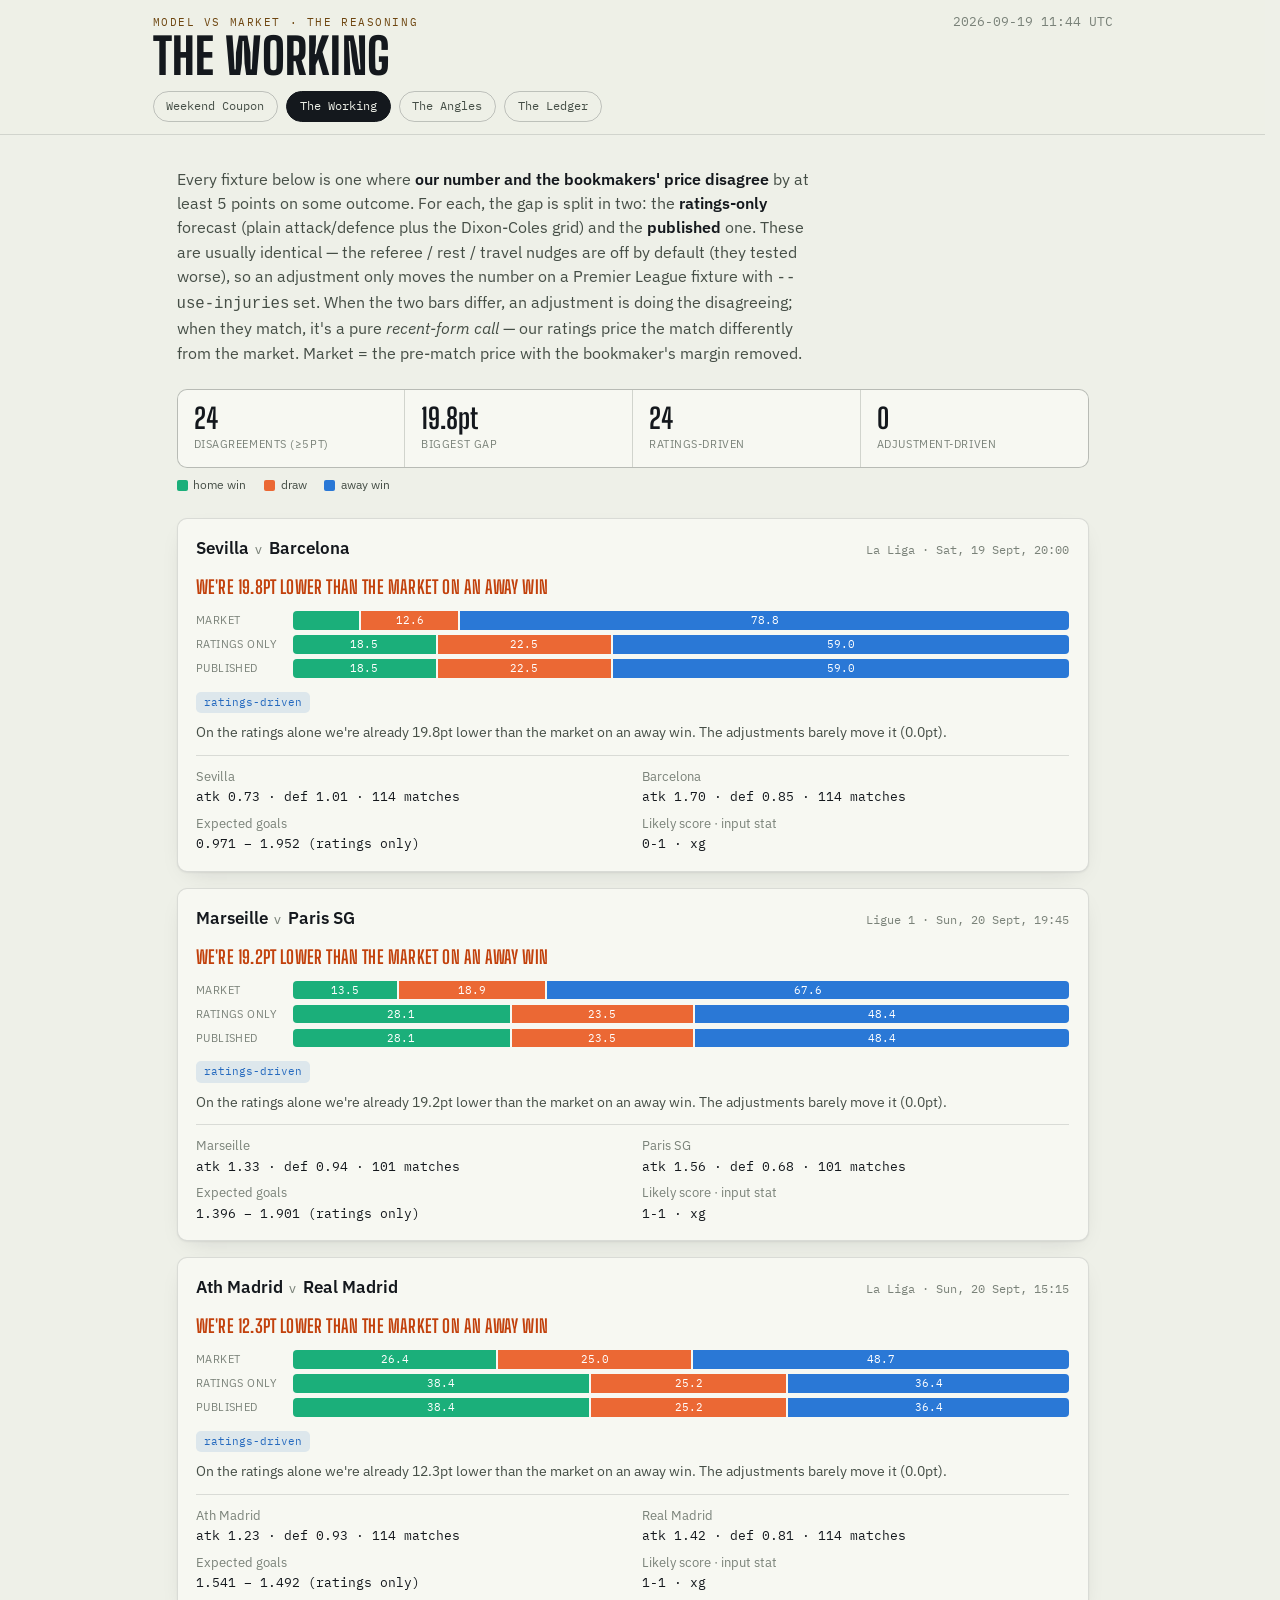
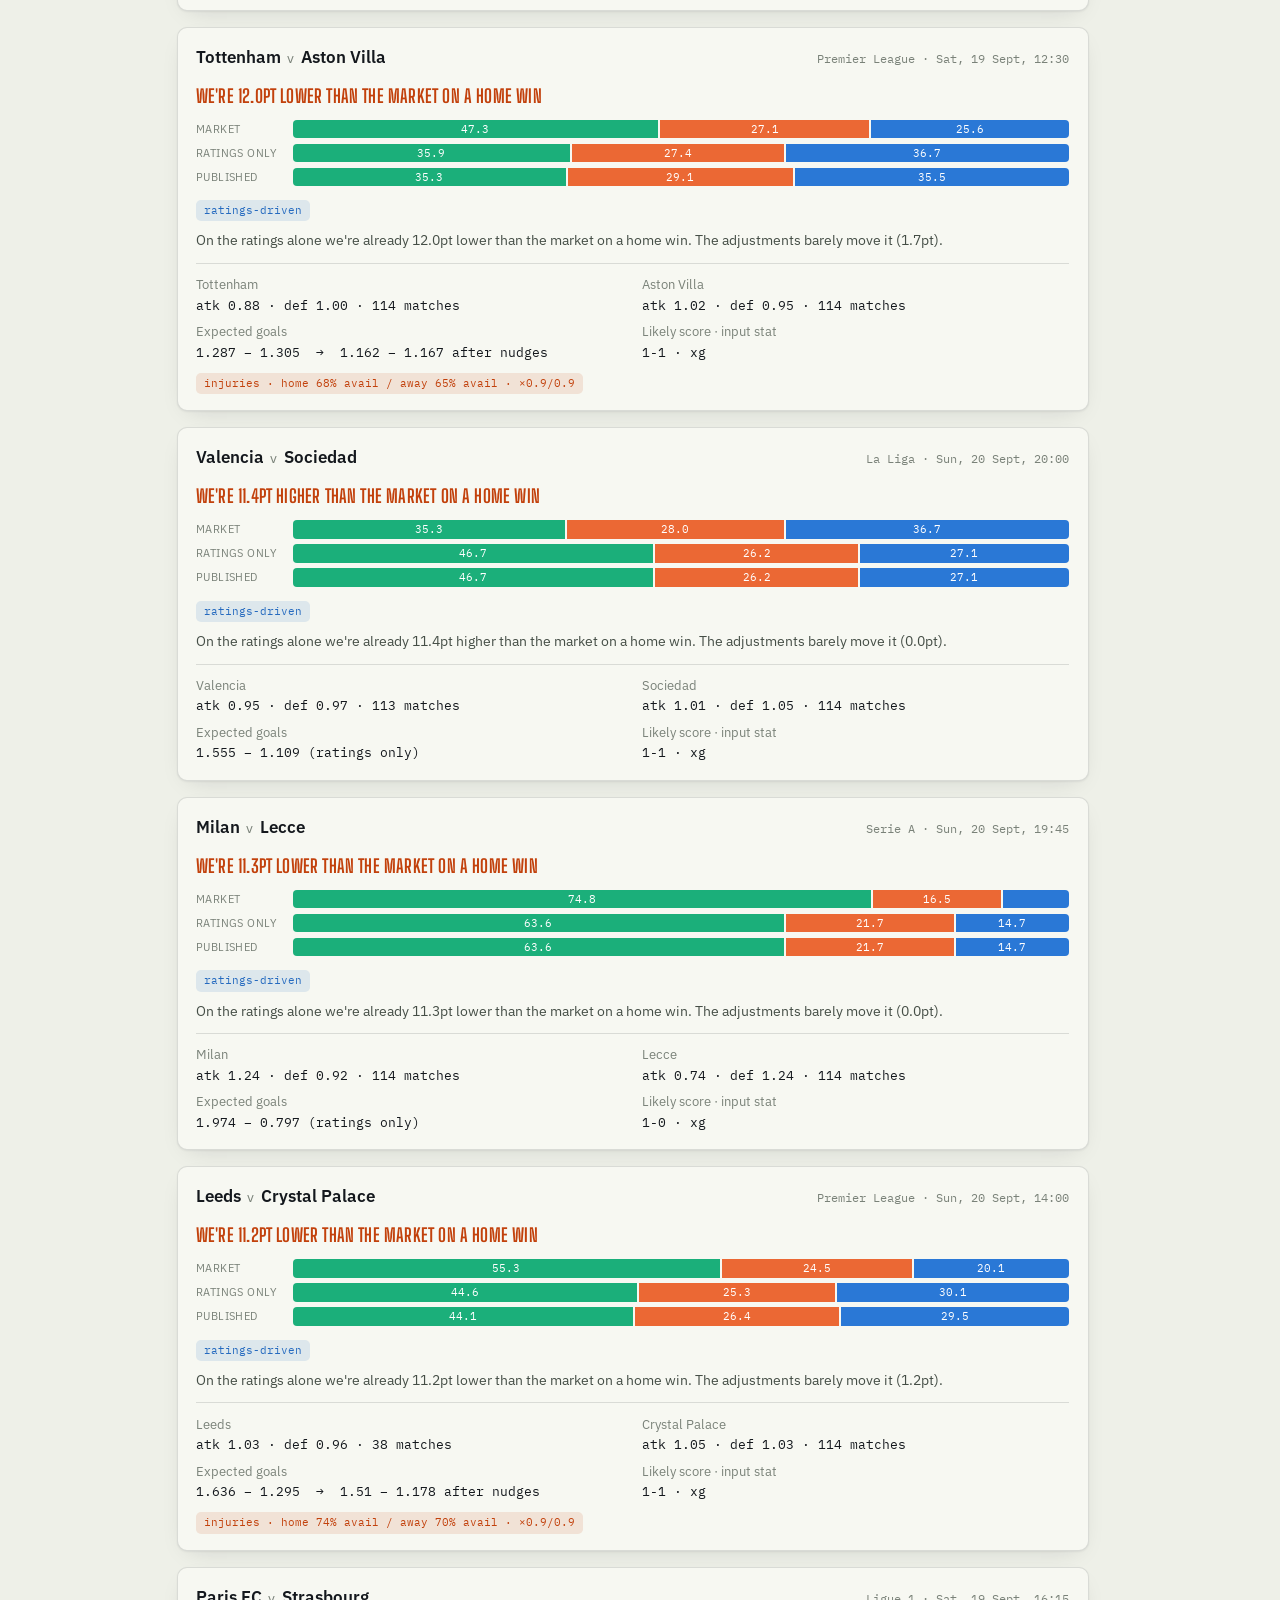
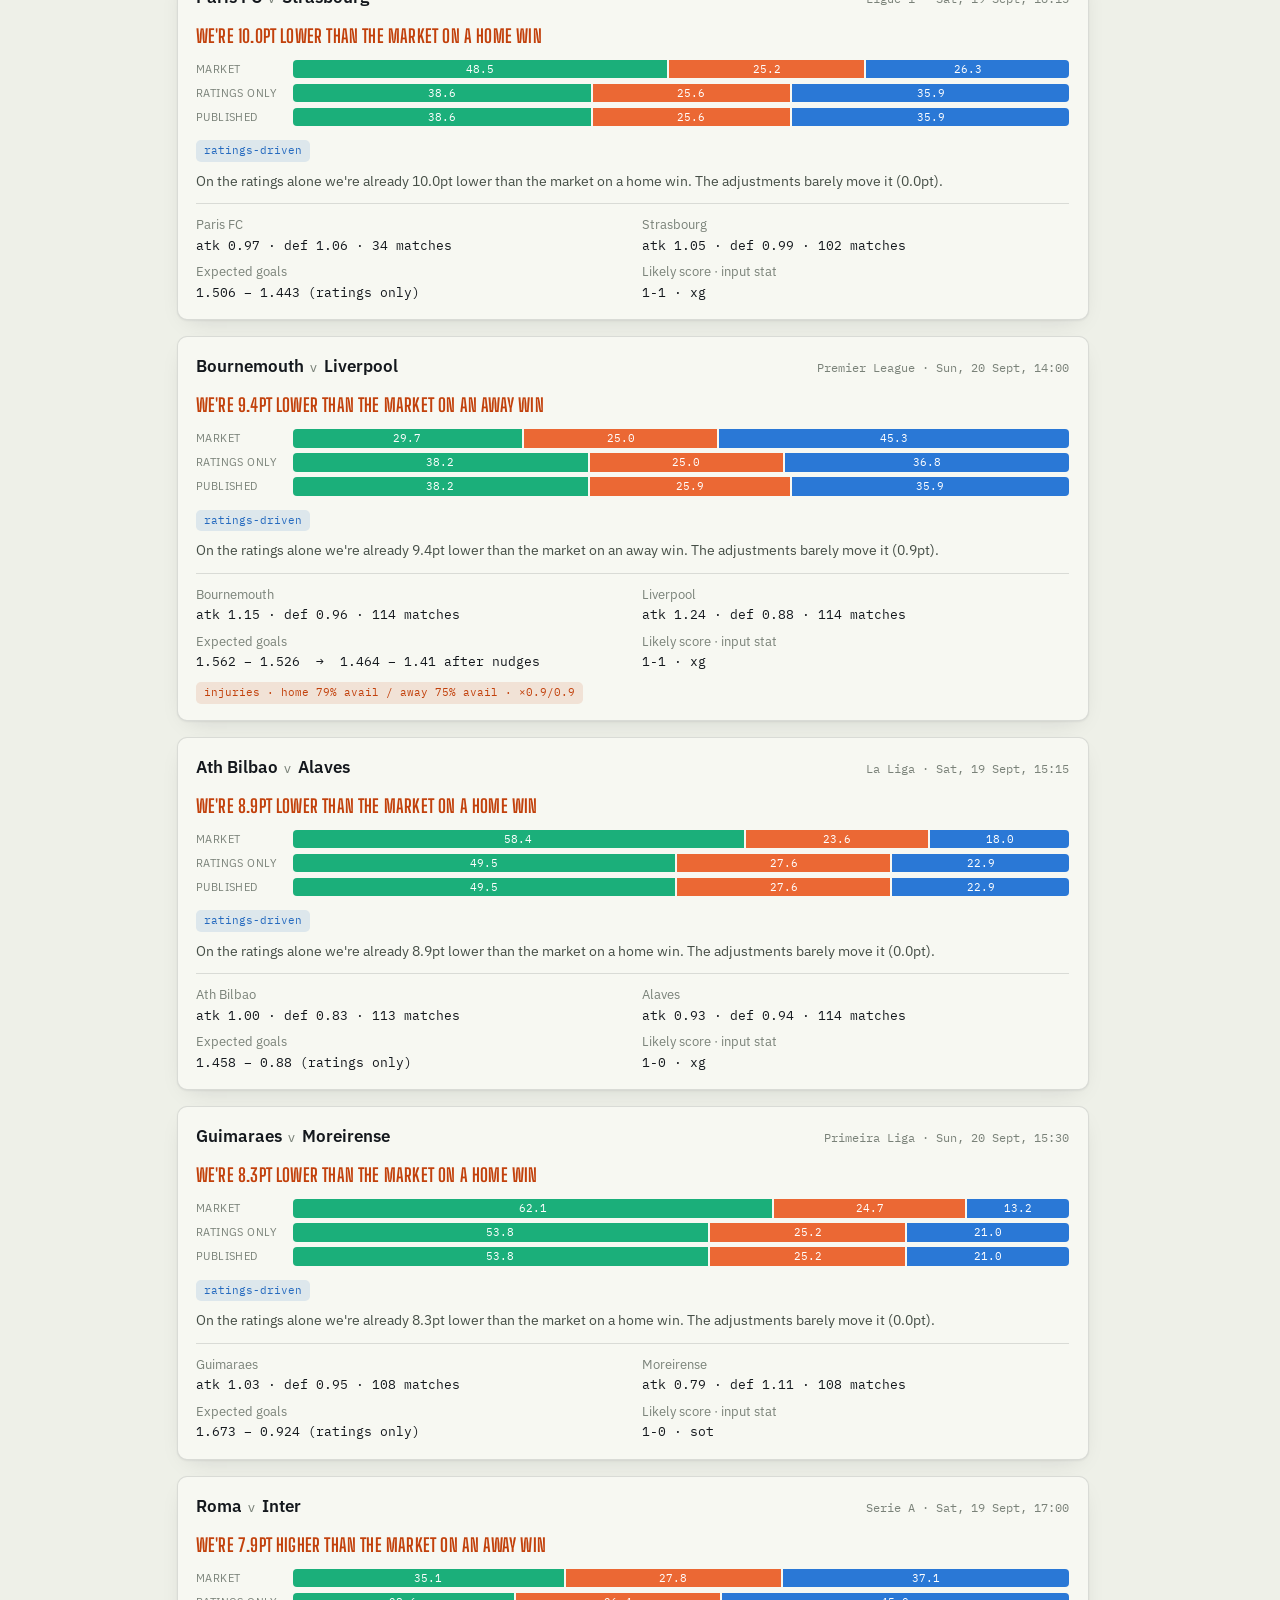
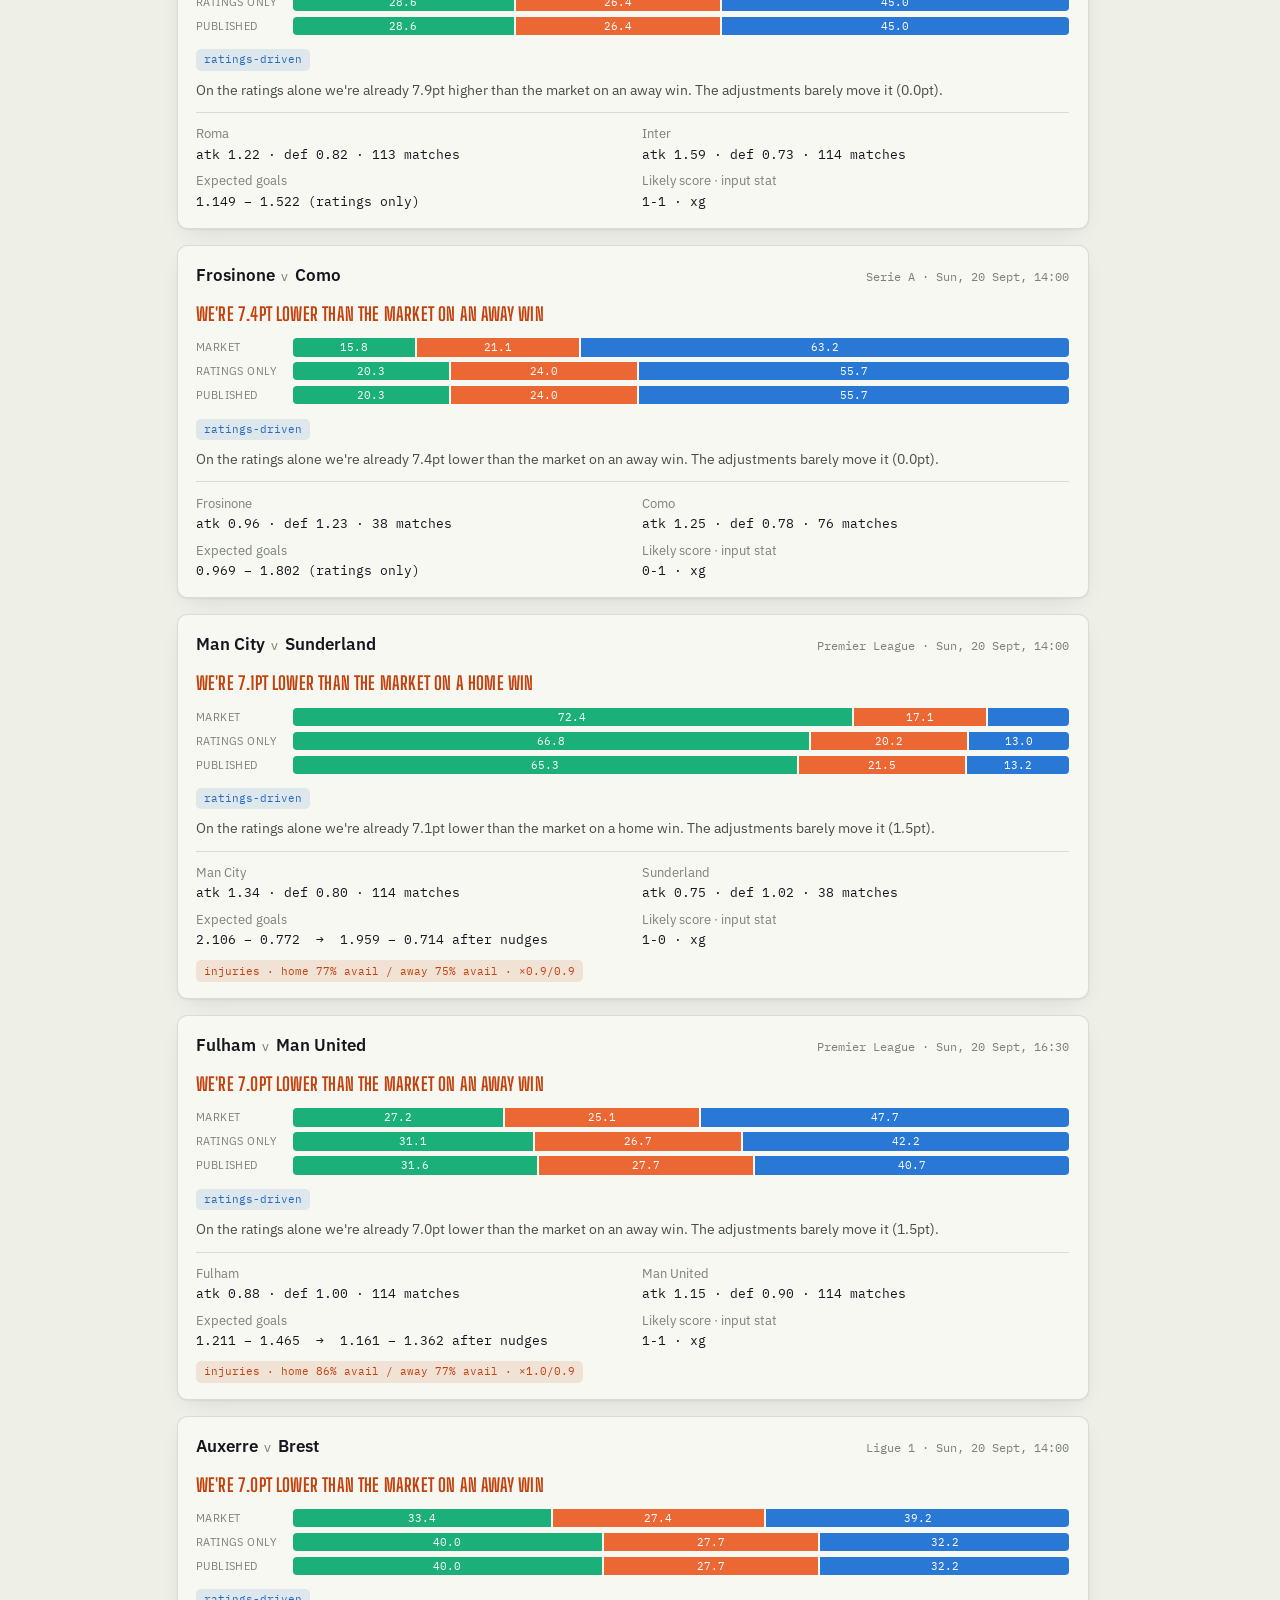
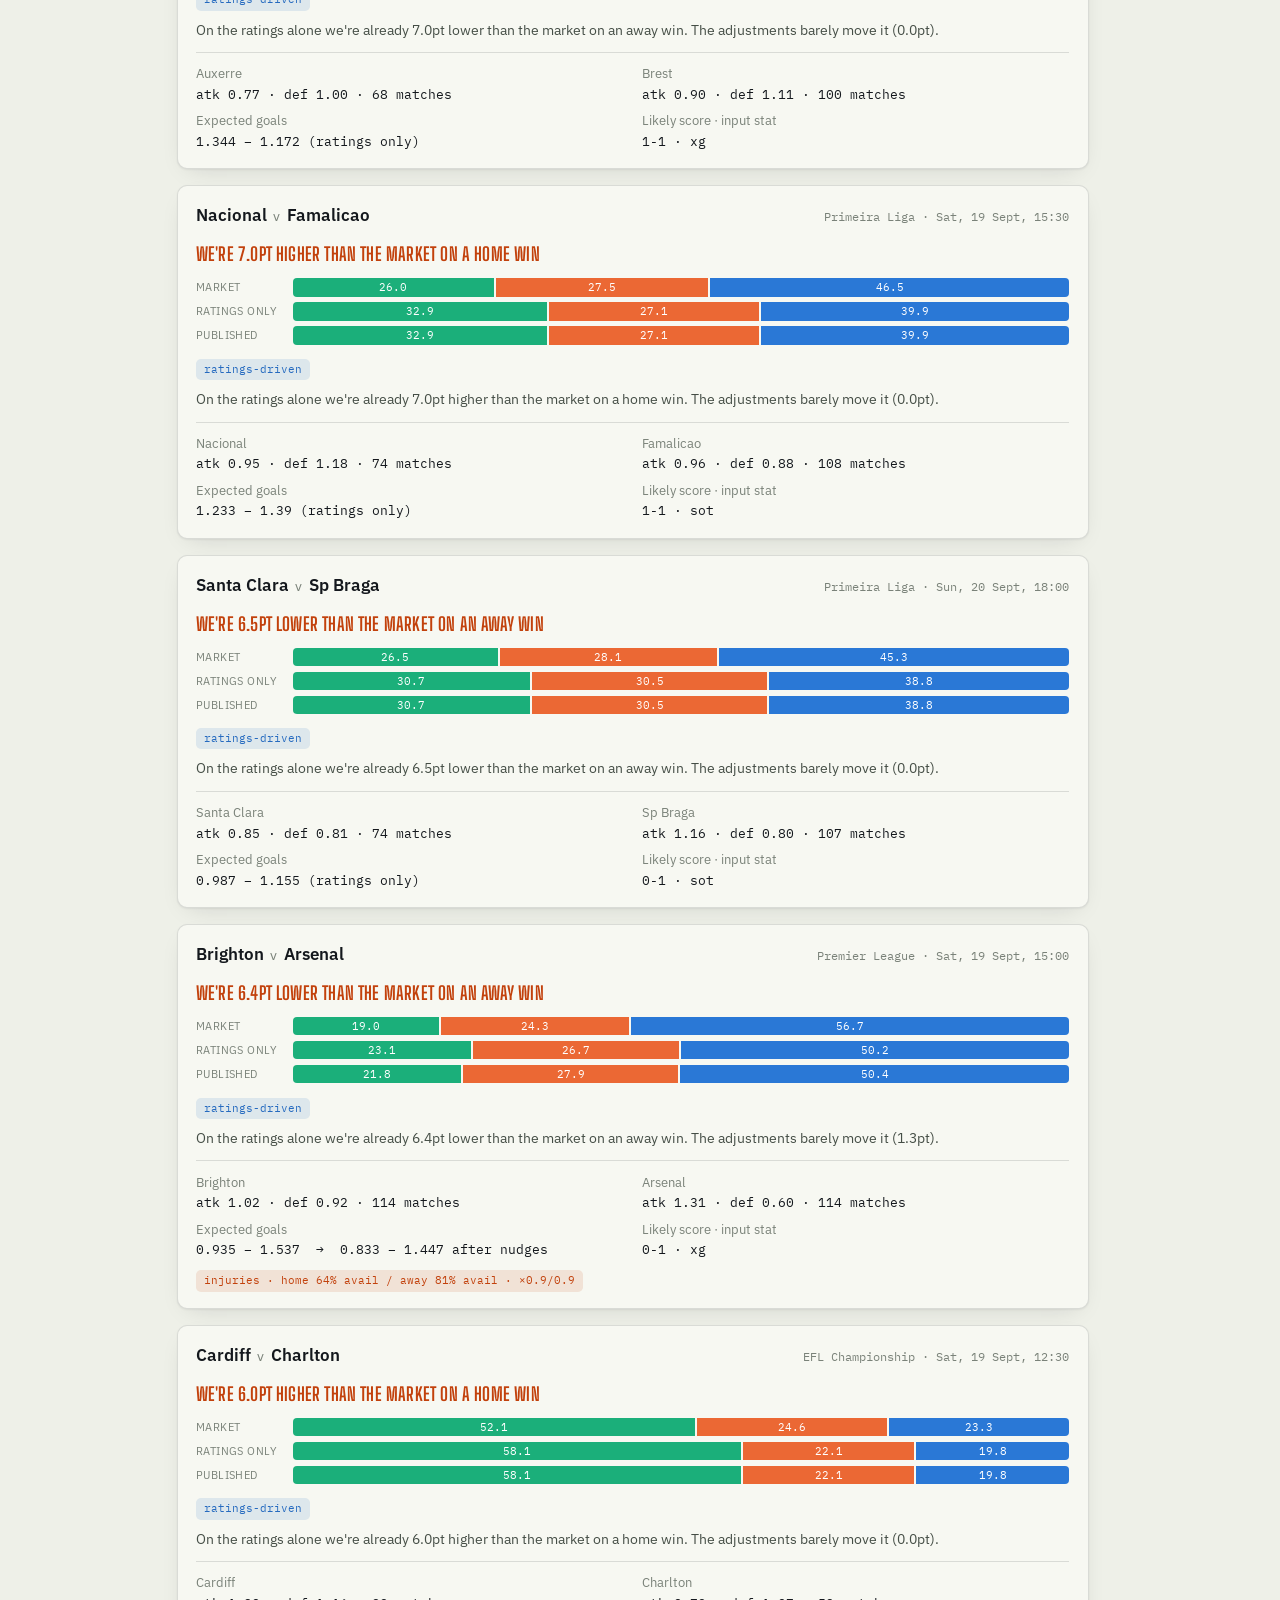
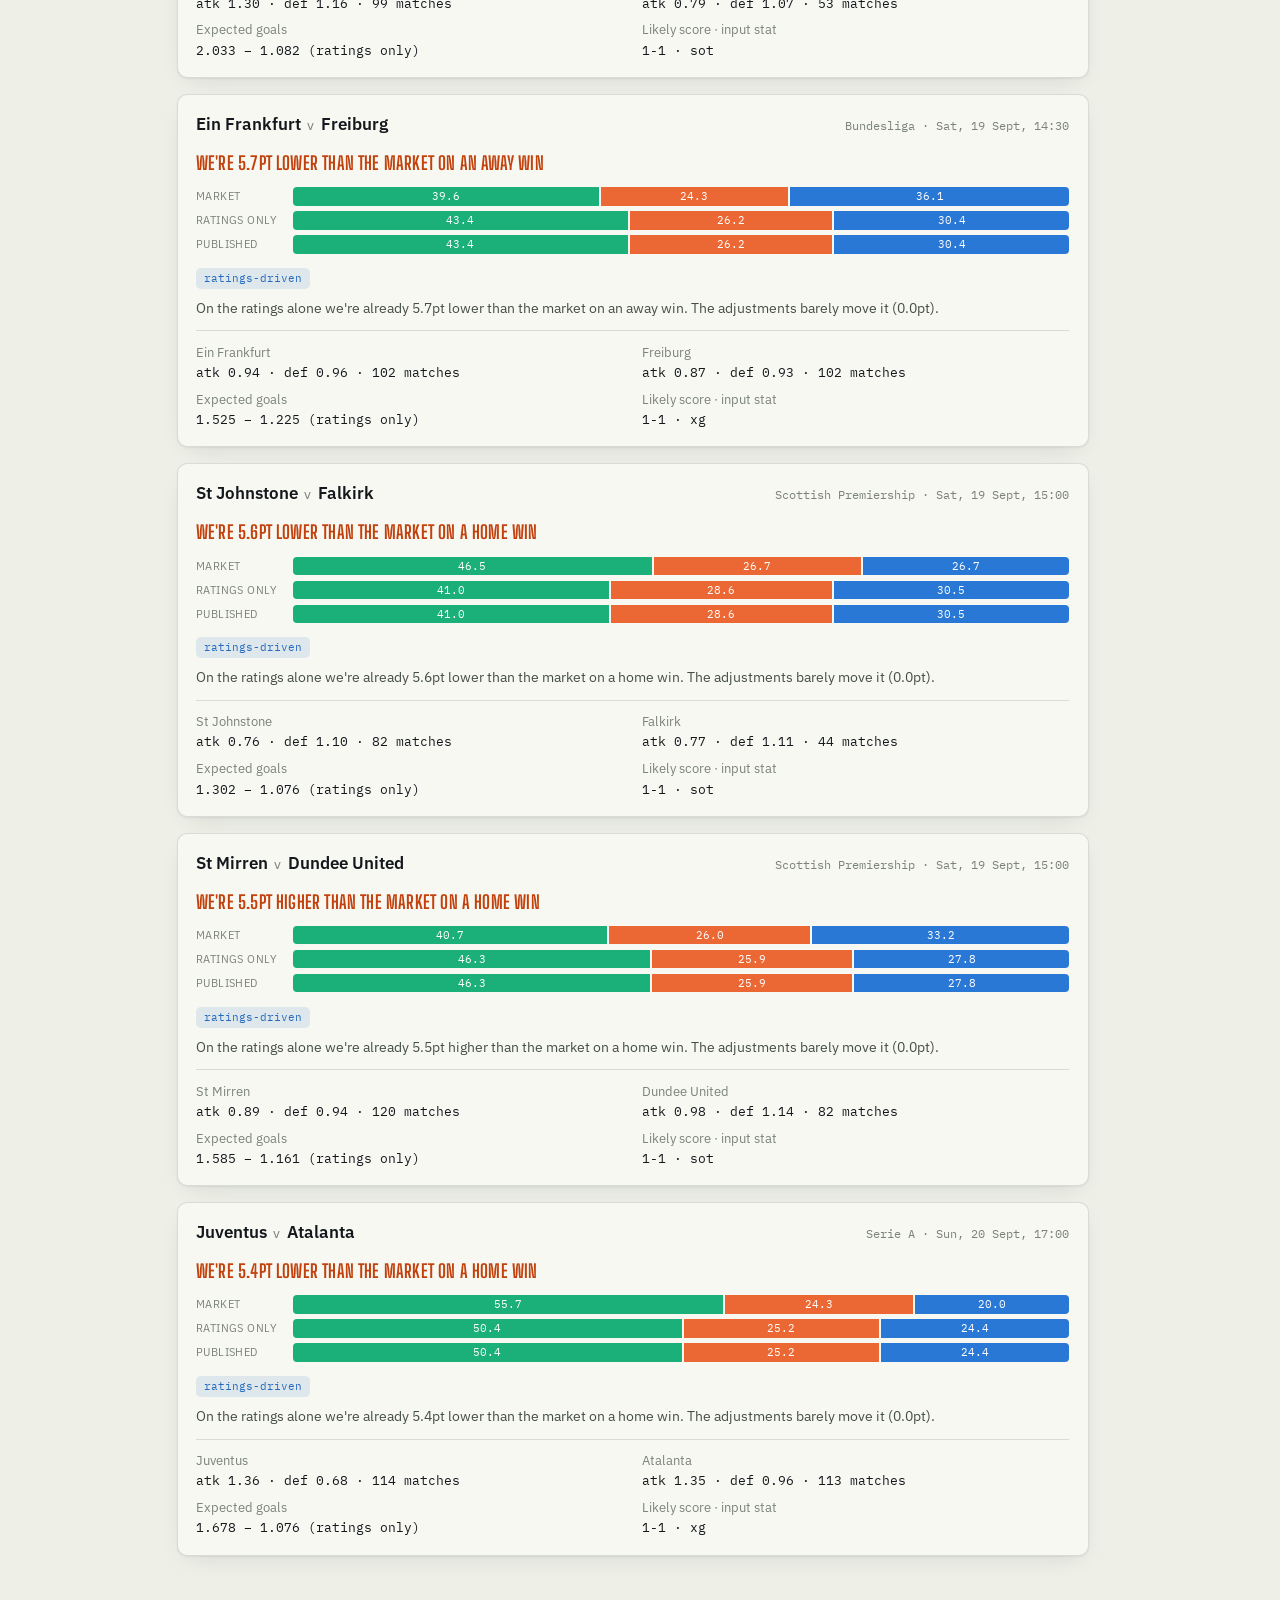
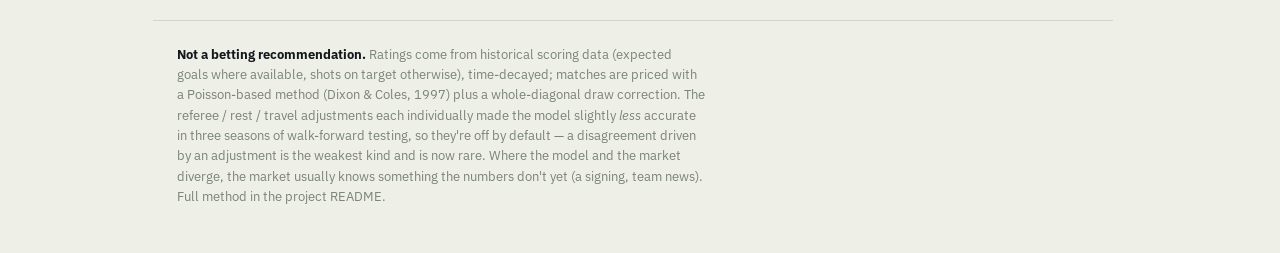
<file: docs/why.html>
<!DOCTYPE html>
<html lang="en">
<head>
<meta charset="utf-8">
<meta name="viewport" content="width=device-width, initial-scale=1">
<meta name="color-scheme" content="light dark">
<meta name="description" content="Why the football model's forecasts disagree with the bookmakers' prices — the ratings-only number vs the published one, split fixture by fixture.">
<title>The Working</title>
<link rel="preconnect" href="https://fonts.googleapis.com">
<link rel="preconnect" href="https://fonts.gstatic.com" crossorigin>
<link rel="stylesheet" href="https://fonts.googleapis.com/css2?family=Big+Shoulders+Display:wght@600;700;800&family=IBM+Plex+Sans:wght@400;500;600&family=IBM+Plex+Mono:wght@400;500&display=swap">
<style>/* ==========================================================================
   base.css — shared stylesheet for the three public pages
   (coupon_template.html, why_template.html, track_record_template.html).
   Inlined into each page at render time by scripts/render_common.py, so it is
   the single source of truth for tokens, layout, typography and the shared
   components. Page-specific rules live in each template's own <style> block.
   ========================================================================== */

/* ---- design tokens ------------------------------------------------------- */
:root {
  color-scheme: light dark;

  --paper: #eef0e8;
  --paper-raised: #f7f8f2;
  --ink: #14181d;
  --ink-soft: #454e46;
  --ink-faint: #7a8279;
  --line: rgba(20, 24, 29, 0.13);
  --line-strong: rgba(20, 24, 29, 0.22);
  --amber: #b9791c;
  --amber-ink: #6e4610;

  /* outcome + chart series — validated colourblind-safe (dataviz validator,
     light surface #f7f8f2): worst all-pairs CVD ΔE 9.2, normal-vision 24.0 */
  --home: #1baf7a;
  --home-bg: rgba(27, 175, 122, 0.13);
  --draw: #eb6834;
  --draw-bg: rgba(235, 104, 52, 0.13);
  --away: #2a78d6;
  --away-bg: rgba(42, 120, 214, 0.13);
  --viz-model: #2a78d6;
  --viz-elo: #1baf7a;
  --viz-alt: #eb6834;
  --viz-ref: #7a8279;
  --viz-band: rgba(42, 120, 214, 0.09);
  --viz-grid: rgba(20, 24, 29, 0.10);
  --viz-surface: #f7f8f2;
  --ratings: #256abf;
  --ratings-bg: rgba(37, 106, 191, 0.12);
  --adj: #c2410c;
  --adj-bg: rgba(194, 65, 12, 0.12);
  --gap-flag: #c2410c;
  --gap-flag-bg: rgba(194, 65, 12, 0.12);
  --good: #0ca30c;
  --bad: #d03b3b;
  --neutral: #7a8279;

  --shadow: 0 1px 2px rgba(20, 24, 29, 0.06), 0 8px 24px -12px rgba(20, 24, 29, 0.18);
  --radius: 10px;
  --radius-sm: 5px;

  /* spacing scale (rem) */
  --sp-1: 0.25rem;
  --sp-2: 0.5rem;
  --sp-3: 0.75rem;
  --sp-4: 1rem;
  --sp-5: 1.5rem;
  --sp-6: 2rem;
  --sp-7: 3rem;
  --sp-8: 4rem;

  --measure: 66ch;
  --page-max: 960px;

  --font-sans: "IBM Plex Sans", ui-sans-serif, system-ui, -apple-system, "Segoe UI", Roboto, sans-serif;
  --font-mono: "IBM Plex Mono", ui-monospace, "SF Mono", Menlo, Consolas, monospace;
  --font-display: "Big Shoulders Display", var(--font-sans);
}

@media (prefers-color-scheme: dark) {
  :root:not([data-theme="light"]) {
    --paper: #10141a;
    --paper-raised: #171c23;
    --ink: #e9ece4;
    --ink-soft: #b2b9ae;
    --ink-faint: #767f77;
    --line: rgba(233, 236, 228, 0.13);
    --line-strong: rgba(233, 236, 228, 0.22);
    --amber: #e3ac4c;
    --amber-ink: #f0c274;
    --home: #199e70;
    --home-bg: rgba(25, 158, 112, 0.16);
    --draw: #d95926;
    --draw-bg: rgba(217, 89, 38, 0.16);
    --away: #3987e5;
    --away-bg: rgba(57, 135, 229, 0.16);
    --viz-model: #3987e5;
    --viz-elo: #199e70;
    --viz-alt: #d95926;
    --viz-ref: #8b938a;
    --viz-band: rgba(57, 135, 229, 0.14);
    --viz-grid: rgba(233, 236, 228, 0.10);
    --viz-surface: #171c23;
    --ratings: #6da7ec;
    --ratings-bg: rgba(109, 167, 236, 0.16);
    --adj: #e07a4c;
    --adj-bg: rgba(224, 122, 76, 0.16);
    --gap-flag: #e07a4c;
    --gap-flag-bg: rgba(224, 122, 76, 0.16);
    --good: #3fb93f;
    --bad: #e06666;
    --neutral: #8b938a;
    --shadow: 0 1px 2px rgba(0, 0, 0, 0.3), 0 8px 24px -12px rgba(0, 0, 0, 0.5);
  }
}
/* explicit toggle wins in both directions */
:root[data-theme="dark"] {
  --paper: #10141a;
  --paper-raised: #171c23;
  --ink: #e9ece4;
  --ink-soft: #b2b9ae;
  --ink-faint: #767f77;
  --line: rgba(233, 236, 228, 0.13);
  --line-strong: rgba(233, 236, 228, 0.22);
  --amber: #e3ac4c;
  --amber-ink: #f0c274;
  --home: #199e70;
  --home-bg: rgba(25, 158, 112, 0.16);
  --draw: #d95926;
  --draw-bg: rgba(217, 89, 38, 0.16);
  --away: #3987e5;
  --away-bg: rgba(57, 135, 229, 0.16);
  --viz-model: #3987e5;
  --viz-elo: #199e70;
  --viz-alt: #d95926;
  --viz-ref: #8b938a;
  --viz-band: rgba(57, 135, 229, 0.14);
  --viz-grid: rgba(233, 236, 228, 0.10);
  --viz-surface: #171c23;
  --ratings: #6da7ec;
  --ratings-bg: rgba(109, 167, 236, 0.16);
  --adj: #e07a4c;
  --adj-bg: rgba(224, 122, 76, 0.16);
  --gap-flag: #e07a4c;
  --gap-flag-bg: rgba(224, 122, 76, 0.16);
  --good: #3fb93f;
  --bad: #e06666;
  --neutral: #8b938a;
  --shadow: 0 1px 2px rgba(0, 0, 0, 0.3), 0 8px 24px -12px rgba(0, 0, 0, 0.5);
}

/* ---- reset ------------------------------------------------------------- */
*, *::before, *::after { box-sizing: border-box; }
* { margin: 0; }
html { -webkit-text-size-adjust: 100%; scrollbar-gutter: stable; }
body {
  min-height: 100dvh;
  background: var(--paper);
  color: var(--ink);
  font-family: var(--font-sans);
  font-size: 15px;
  line-height: 1.55;
  -webkit-font-smoothing: antialiased;
  text-rendering: optimizeLegibility;
}
img, svg, video { display: block; max-width: 100%; }
button, input, select, textarea { font: inherit; color: inherit; }
h1, h2, h3 { line-height: 1.1; text-wrap: balance; }
p { text-wrap: pretty; }
a { color: var(--amber-ink); text-underline-offset: 0.15em; }

::selection { background: var(--amber); color: #fff; }
:focus-visible { outline: 2px solid var(--amber); outline-offset: 2px; border-radius: 2px; }

.num { font-family: var(--font-mono); font-variant-numeric: tabular-nums; }

/* skip link */
.skip {
  position: absolute; left: -9999px; top: 0; z-index: 100;
  background: var(--paper); color: var(--ink); padding: var(--sp-2) var(--sp-3);
  border: 1px solid var(--line-strong); border-radius: var(--radius-sm);
}
.skip:focus { left: var(--sp-3); top: var(--sp-3); }

/* ---- header / nav ---------------------------------------------------- */
header {
  position: sticky; top: 0; z-index: 10;
  background: var(--paper);
  background: color-mix(in srgb, var(--paper) 92%, transparent);
  -webkit-backdrop-filter: saturate(1.4) blur(6px);
  backdrop-filter: saturate(1.4) blur(6px);
  border-bottom: 1px solid var(--line);
  padding: var(--sp-3) var(--sp-5) 0;
}
.header-top {
  display: flex; align-items: baseline; justify-content: space-between;
  gap: var(--sp-4); flex-wrap: wrap;
  max-width: var(--page-max); margin-inline: auto;
}
.eyebrow {
  font-family: var(--font-mono); font-size: 0.7rem; letter-spacing: 0.14em;
  text-transform: uppercase; color: var(--amber-ink); margin-bottom: 0.15rem;
}
h1 {
  font-family: var(--font-display); font-weight: 800;
  font-size: clamp(2.1rem, 5vw, 3.1rem); letter-spacing: 0.005em;
  text-transform: uppercase; line-height: 0.92;
}
.generated { font-family: var(--font-mono); font-size: 0.8rem; color: var(--ink-faint); white-space: nowrap; }

nav.site {
  max-width: var(--page-max); margin: var(--sp-3) auto 0;
  display: flex; gap: var(--sp-2); overflow-x: auto; padding-bottom: var(--sp-3);
  scrollbar-width: thin;
}
nav.site a {
  flex: none; font-family: var(--font-mono); font-size: 0.75rem;
  text-decoration: none; color: var(--ink-soft);
  border: 1px solid var(--line-strong); border-radius: 100px;
  padding: 0.3rem 0.8rem; white-space: nowrap;
  transition: color 0.15s, border-color 0.15s, background 0.15s;
}
nav.site a[aria-current="page"] { color: var(--paper); background: var(--ink); border-color: var(--ink); }
nav.site a:hover { border-color: var(--amber); color: var(--ink); }

main { max-width: var(--page-max); margin-inline: auto; padding: var(--sp-6) var(--sp-5) var(--sp-8); }

footer {
  max-width: var(--page-max); margin-inline: auto;
  padding: var(--sp-5) var(--sp-5) var(--sp-7);
  color: var(--ink-faint); font-size: 0.82rem;
  border-top: 1px solid var(--line);
}
footer p { max-width: var(--measure); }
footer strong { color: var(--ink); }

/* ---- shared components --------------------------------------------------- */
.tiles, .stats {
  display: grid; grid-template-columns: repeat(auto-fit, minmax(140px, 1fr)); gap: 1px;
  background: var(--line); border: 1px solid var(--line); border-radius: var(--radius);
  overflow: hidden; margin-bottom: var(--sp-5);
}
.tile, .stat { background: var(--paper-raised); padding: 0.85rem var(--sp-4); }
.tile .n, .stat .n {
  font-family: var(--font-display); font-weight: 700; font-size: 1.75rem;
  line-height: 1; display: block;
}
.tile .l, .stat .l {
  font-size: 0.7rem; color: var(--ink-faint); text-transform: uppercase;
  letter-spacing: 0.05em; margin-top: 0.3rem; display: block;
}
.tile .sub2 { font-size: 0.72rem; color: var(--ink-faint); margin-top: 0.15rem; display: block; }

.panel {
  background: var(--paper-raised); border: 1px solid var(--line); border-radius: var(--radius);
  padding: var(--sp-4) 1.15rem; box-shadow: var(--shadow); margin-bottom: 1.25rem;
}
.panel > h3 {
  font-size: 0.8rem; text-transform: uppercase; letter-spacing: 0.05em;
  color: var(--ink-faint); font-weight: 600; margin-bottom: 0.15rem;
}
.panel .cap { font-size: 0.78rem; color: var(--ink-faint); margin-bottom: var(--sp-3); }

table { width: 100%; border-collapse: collapse; font-size: 0.85rem; }
th, td { text-align: left; padding: 0.4rem 0.6rem; border-bottom: 1px solid var(--line); }
th { font-size: 0.68rem; text-transform: uppercase; letter-spacing: 0.05em; color: var(--ink-faint); font-weight: 600; }
td.num, th.num { text-align: right; }
.scroll-x { overflow-x: auto; }

/* stacked probability bar — 2px surface gaps do the separating, no strokes */
.bar { display: flex; height: 1.15rem; border-radius: 4px; gap: 2px; background: var(--paper-raised); }
.seg {
  display: flex; align-items: center; justify-content: center;
  font-family: var(--font-mono); font-size: 0.66rem; color: #fff;
  white-space: nowrap; overflow: hidden;
}
.seg:first-child { border-radius: 4px 0 0 4px; }
.seg:last-child { border-radius: 0 4px 4px 0; }
.seg.home { background: var(--home); }
.seg.draw { background: var(--draw); }
.seg.away { background: var(--away); }

/* chart tooltip + legend (used by the SVG charts) */
.chart-wrap { position: relative; overflow-x: auto; }
svg.chart { display: block; max-width: 100%; height: auto; touch-action: none; }
.legend { display: flex; gap: var(--sp-4); font-size: 0.72rem; color: var(--ink-soft); margin-top: var(--sp-2); flex-wrap: wrap; }
.legend span { display: inline-flex; align-items: center; gap: 0.35rem; }
.legend .lk { width: 0.9rem; height: 0; border-top: 2px solid currentColor; display: inline-block; }
.legend .lk.dash { border-top-style: dashed; }
.legend .dot { width: 0.6rem; height: 0.6rem; border-radius: 50%; display: inline-block; }
.viz-tip {
  position: absolute; pointer-events: none; z-index: 5;
  background: var(--paper); border: 1px solid var(--line-strong); border-radius: 7px;
  padding: 0.45rem 0.6rem; font-size: 0.74rem; box-shadow: var(--shadow);
  opacity: 0; transition: opacity 0.1s; min-width: 8rem;
}
.viz-tip .tx { font-family: var(--font-mono); color: var(--ink-faint); font-size: 0.68rem; display: block; margin-bottom: 0.25rem; }
.viz-tip .row { display: flex; align-items: center; gap: 0.4rem; justify-content: space-between; }
.viz-tip .row .k { display: inline-flex; align-items: center; gap: 0.35rem; color: var(--ink-soft); }
.viz-tip .row .k i { width: 0.85rem; height: 0; border-top: 2px solid currentColor; display: inline-block; }
.viz-tip .row .v { font-family: var(--font-mono); font-weight: 600; color: var(--ink); }

details.tableview { margin-top: var(--sp-2); }
details.tableview summary { font-size: 0.72rem; color: var(--ink-faint); cursor: pointer; font-family: var(--font-mono); }
details.tableview summary:hover { color: var(--ink); }
details.tableview table { margin-top: var(--sp-2); }

.tag {
  font-family: var(--font-mono); font-size: 0.7rem; padding: 0.12rem 0.5rem;
  border-radius: var(--radius-sm); background: var(--line); color: var(--ink-soft);
  white-space: nowrap; display: inline-block;
}

/* ---- accessibility & media -------------------------------------------- */
@media (prefers-reduced-motion: reduce) {
  *, *::before, *::after { animation-duration: 0.001ms !important; transition-duration: 0.001ms !important; scroll-behavior: auto !important; }
}
@media (prefers-contrast: more) {
  :root { --line: rgba(20, 24, 29, 0.35); --line-strong: rgba(20, 24, 29, 0.55); --ink-faint: #5a615a; }
  :root[data-theme="dark"], :root:not([data-theme="light"]) { --line: rgba(233, 236, 228, 0.35); --line-strong: rgba(233, 236, 228, 0.6); }
}
@media (forced-colors: active) {
  .bar { gap: 1px; }
  .seg { forced-color-adjust: none; }
  nav.site a[aria-current="page"] { border-width: 2px; }
}

@media print {
  header { position: static; backdrop-filter: none; }
  nav.site, .skip, details.tableview summary { display: none; }
  details.tableview { display: block; }
  details.tableview[open] table, details.tableview table { display: table; }
  .panel, .fixture, .tile { box-shadow: none; break-inside: avoid; }
  body { background: #fff; color: #000; font-size: 11pt; }
  a { color: #000; text-decoration: none; }
  main { max-width: none; }
}
</style>
<style>
  .intro { font-size: 0.98rem; color: var(--ink-soft); max-width: 64ch; margin-bottom: var(--sp-5); }
  .intro strong { color: var(--ink); font-weight: 600; }

  .barkey { display: flex; gap: 1.1rem; font-size: 0.72rem; color: var(--ink-soft); margin: calc(-1 * var(--sp-4)) 0 var(--sp-5); }
  .barkey span { display: inline-flex; align-items: center; gap: 0.35rem; }
  .barkey .sw { width: 0.7rem; height: 0.7rem; border-radius: 2px; display: inline-block; }

  .fixtures { display: flex; flex-direction: column; gap: var(--sp-4); }
  .fixture { background: var(--paper-raised); border: 1px solid var(--line); border-radius: var(--radius);
    padding: var(--sp-4) 1.15rem; box-shadow: var(--shadow); }
  .fx-top { display: flex; align-items: baseline; justify-content: space-between; gap: var(--sp-3); flex-wrap: wrap; margin-bottom: var(--sp-3); }
  .teams { font-weight: 600; font-size: 1.05rem; }
  .teams .vs { color: var(--ink-faint); font-weight: 400; margin: 0 0.4rem; font-size: 0.85em; }
  .fx-meta { font-size: 0.78rem; color: var(--ink-faint); }
  .headline { font-family: var(--font-display); font-weight: 700; font-size: 1.15rem;
    text-transform: uppercase; letter-spacing: 0.01em; margin-bottom: 0.6rem; color: var(--adj); }

  .bars { display: flex; flex-direction: column; gap: 0.35rem; margin: 0.4rem 0 0.7rem; }
  .bar-row { display: grid; grid-template-columns: 5.5rem 1fr; gap: 0.55rem; align-items: center; }
  .bar-label { font-size: 0.66rem; letter-spacing: 0.04em; text-transform: uppercase; color: var(--ink-faint); }

  .attribution { display: inline-block; font-family: var(--font-mono); font-size: 0.7rem;
    padding: 0.12rem 0.5rem; border-radius: var(--radius-sm); margin-bottom: var(--sp-2); }
  .attribution.ratings { color: var(--ratings); background: var(--ratings-bg); }
  .attribution.adjustments { color: var(--adj); background: var(--adj-bg); }
  .attribution.mixed, .attribution.even { color: var(--ink-soft); background: var(--line); }
  .explain { font-size: 0.9rem; color: var(--ink-soft); margin-bottom: 0.7rem; }

  .detail { display: grid; grid-template-columns: 1fr 1fr; gap: 0.4rem 1.2rem;
    font-size: 0.82rem; border-top: 1px solid var(--line); padding-top: 0.7rem; }
  .detail .k { color: var(--ink-faint); }
  .detail .rating-line { font-family: var(--font-mono); }
  .chips { display: flex; flex-wrap: wrap; gap: 0.35rem; margin-top: 0.6rem; }
  .chip { font-family: var(--font-mono); font-size: 0.68rem; padding: 0.15rem 0.5rem;
    border-radius: var(--radius-sm); background: var(--adj-bg); color: var(--adj); }
  .chip.rest { background: var(--ratings-bg); color: var(--ratings); }
  .empty { color: var(--ink-faint); font-style: italic; padding: var(--sp-6) 0; }

  @media (max-width: 560px) {
    .detail { grid-template-columns: 1fr; }
    .bar-row { grid-template-columns: 4.5rem 1fr; }
  }
</style>
</head>
<body>
<a class="skip" href="#main">Skip to content</a>
<header>
  <div class="header-top">
    <div>
      <p class="eyebrow">Model vs market · the reasoning</p>
      <h1>The Working</h1>
    </div>
    <div class="generated">2026-09-19 11:44 UTC</div>
  </div>
  <nav class="site" aria-label="Pages">
    <a href="./index.html">Weekend Coupon</a>
    <a href="./why.html" aria-current="page">The Working</a>
    <a href="./angles.html">The Angles</a>
    <a href="./track-record.html">The Ledger</a>
  </nav>
</header>

<main id="main">
  <p class="intro">
    Every fixture below is one where <strong>our number and the bookmakers' price
    disagree</strong> by at least 5 points on some outcome. For each, the gap is
    split in two: the <strong>ratings-only</strong> forecast (plain attack/defence
    plus the Dixon-Coles grid) and the <strong>published</strong> one. These are
    usually identical — the referee / rest / travel nudges are off by default
    (they tested worse), so an adjustment only moves the number on a Premier
    League fixture with <code>--use-injuries</code> set. When the two bars differ,
    an adjustment is doing the disagreeing; when they match, it's a pure
    <em>recent-form call</em> — our ratings price the match differently from the
    market. Market = the pre-match price with the bookmaker's margin removed.
  </p>

  <div class="stats" id="stats"></div>
  <div class="barkey" aria-hidden="true">
    <span><span class="sw" style="background:var(--home)"></span>home win</span>
    <span><span class="sw" style="background:var(--draw)"></span>draw</span>
    <span><span class="sw" style="background:var(--away)"></span>away win</span>
  </div>
  <div class="fixtures" id="fixtures"></div>
</main>

<footer>
  <p>
    <strong>Not a betting recommendation.</strong>
    Ratings come from historical scoring data (expected goals where available,
    shots on target otherwise), time-decayed; matches are priced with a
    Poisson-based method (Dixon &amp; Coles, 1997) plus a whole-diagonal draw
    correction. The referee / rest / travel adjustments each individually made
    the model slightly <em>less</em> accurate in three seasons of walk-forward
    testing, so they're off by default — a disagreement driven by an adjustment
    is the weakest kind and is now rare. Where the model and the market diverge,
    the market usually knows something the numbers don't yet (a signing, team
    news). Full method in the project README.
  </p>
</footer>

<script>
  const DATA = [{"league":"La Liga","date":"2026-09-19T20:00","home":"Sevilla","away":"Barcelona","score":"0-1","primary":"away","direction":"lower","pureHome":18.5,"pureDraw":22.5,"pureAway":59.0,"pHome":18.5,"pDraw":22.5,"pAway":59.0,"mHome":8.6,"mDraw":12.6,"mAway":78.8,"homeAtk":0.7335,"homeDef":1.0133,"awayAtk":1.6988,"awayDef":0.8497,"homeMatches":114,"awayMatches":114,"baseGoals":[0.971,1.952],"finalGoals":[0.971,1.952],"stat":"xg","adjustments":[],"gap":19.8,"moved":0.0,"attribution":"ratings"},{"league":"Ligue 1","date":"2026-09-20T19:45","home":"Marseille","away":"Paris SG","score":"1-1","primary":"away","direction":"lower","pureHome":28.1,"pureDraw":23.5,"pureAway":48.4,"pHome":28.1,"pDraw":23.5,"pAway":48.4,"mHome":13.5,"mDraw":18.9,"mAway":67.6,"homeAtk":1.3262,"homeDef":0.9393,"awayAtk":1.5561,"awayDef":0.6753,"homeMatches":101,"awayMatches":101,"baseGoals":[1.396,1.901],"finalGoals":[1.396,1.901],"stat":"xg","adjustments":[],"gap":19.2,"moved":0.0,"attribution":"ratings"},{"league":"La Liga","date":"2026-09-20T15:15","home":"Ath Madrid","away":"Real Madrid","score":"1-1","primary":"away","direction":"lower","pureHome":38.4,"pureDraw":25.2,"pureAway":36.4,"pHome":38.4,"pDraw":25.2,"pAway":36.4,"mHome":26.4,"mDraw":25.0,"mAway":48.7,"homeAtk":1.2275,"homeDef":0.9256,"awayAtk":1.4213,"awayDef":0.8057,"homeMatches":114,"awayMatches":114,"baseGoals":[1.541,1.492],"finalGoals":[1.541,1.492],"stat":"xg","adjustments":[],"gap":12.3,"moved":0.0,"attribution":"ratings"},{"league":"Premier League","date":"2026-09-19T12:30","home":"Tottenham","away":"Aston Villa","score":"1-1","primary":"home","direction":"lower","pureHome":35.9,"pureDraw":27.4,"pureAway":36.7,"pHome":35.3,"pDraw":29.1,"pAway":35.5,"mHome":47.3,"mDraw":27.1,"mAway":25.6,"homeAtk":0.8799,"homeDef":0.9988,"awayAtk":1.0224,"awayDef":0.9507,"homeMatches":114,"awayMatches":114,"baseGoals":[1.287,1.305],"finalGoals":[1.162,1.167],"stat":"xg","adjustments":[{"kind":"injuries","detail":"home 68% avail / away 65% avail","home_factor":0.9027,"away_factor":0.8942}],"gap":12.0,"moved":1.7,"attribution":"ratings"},{"league":"La Liga","date":"2026-09-20T20:00","home":"Valencia","away":"Sociedad","score":"1-1","primary":"home","direction":"higher","pureHome":46.7,"pureDraw":26.2,"pureAway":27.1,"pHome":46.7,"pDraw":26.2,"pAway":27.1,"mHome":35.3,"mDraw":28.0,"mAway":36.7,"homeAtk":0.9503,"homeDef":0.97,"awayAtk":1.0081,"awayDef":1.0499,"homeMatches":113,"awayMatches":114,"baseGoals":[1.555,1.109],"finalGoals":[1.555,1.109],"stat":"xg","adjustments":[],"gap":11.4,"moved":0.0,"attribution":"ratings"},{"league":"Serie A","date":"2026-09-20T19:45","home":"Milan","away":"Lecce","score":"1-0","primary":"home","direction":"lower","pureHome":63.6,"pureDraw":21.7,"pureAway":14.7,"pHome":63.6,"pDraw":21.7,"pAway":14.7,"mHome":74.8,"mDraw":16.5,"mAway":8.6,"homeAtk":1.2369,"homeDef":0.9225,"awayAtk":0.7373,"awayDef":1.235,"homeMatches":114,"awayMatches":114,"baseGoals":[1.974,0.797],"finalGoals":[1.974,0.797],"stat":"xg","adjustments":[],"gap":11.3,"moved":0.0,"attribution":"ratings"},{"league":"Premier League","date":"2026-09-20T14:00","home":"Leeds","away":"Crystal Palace","score":"1-1","primary":"home","direction":"lower","pureHome":44.6,"pureDraw":25.3,"pureAway":30.1,"pHome":44.1,"pDraw":26.4,"pAway":29.5,"mHome":55.3,"mDraw":24.5,"mAway":20.1,"homeAtk":1.0345,"homeDef":0.9613,"awayAtk":1.0544,"awayDef":1.0281,"homeMatches":38,"awayMatches":114,"baseGoals":[1.636,1.295],"finalGoals":[1.51,1.178],"stat":"xg","adjustments":[{"kind":"injuries","detail":"home 74% avail / away 70% avail","home_factor":0.9229,"away_factor":0.9093}],"gap":11.2,"moved":1.2,"attribution":"ratings"},{"league":"Ligue 1","date":"2026-09-19T16:15","home":"Paris FC","away":"Strasbourg","score":"1-1","primary":"home","direction":"lower","pureHome":38.6,"pureDraw":25.6,"pureAway":35.9,"pHome":38.6,"pDraw":25.6,"pAway":35.9,"mHome":48.5,"mDraw":25.2,"mAway":26.3,"homeAtk":0.975,"homeDef":1.0566,"awayAtk":1.0506,"awayDef":0.9912,"homeMatches":34,"awayMatches":102,"baseGoals":[1.506,1.443],"finalGoals":[1.506,1.443],"stat":"xg","adjustments":[],"gap":10.0,"moved":0.0,"attribution":"ratings"},{"league":"Premier League","date":"2026-09-20T14:00","home":"Bournemouth","away":"Liverpool","score":"1-1","primary":"away","direction":"lower","pureHome":38.2,"pureDraw":25.0,"pureAway":36.8,"pHome":38.2,"pDraw":25.9,"pAway":35.9,"mHome":29.7,"mDraw":25.0,"mAway":45.3,"homeAtk":1.1486,"homeDef":0.9607,"awayAtk":1.2434,"awayDef":0.8838,"homeMatches":114,"awayMatches":114,"baseGoals":[1.562,1.526],"finalGoals":[1.464,1.41],"stat":"xg","adjustments":[{"kind":"injuries","detail":"home 79% avail / away 75% avail","home_factor":0.9375,"away_factor":0.9237}],"gap":9.4,"moved":0.9,"attribution":"ratings"},{"league":"La Liga","date":"2026-09-19T15:15","home":"Ath Bilbao","away":"Alaves","score":"1-0","primary":"home","direction":"lower","pureHome":49.5,"pureDraw":27.6,"pureAway":22.9,"pHome":49.5,"pDraw":27.6,"pAway":22.9,"mHome":58.4,"mDraw":23.6,"mAway":18.0,"homeAtk":0.9995,"homeDef":0.8333,"awayAtk":0.9315,"awayDef":0.9359,"homeMatches":113,"awayMatches":114,"baseGoals":[1.458,0.88],"finalGoals":[1.458,0.88],"stat":"xg","adjustments":[],"gap":8.9,"moved":0.0,"attribution":"ratings"},{"league":"Primeira Liga","date":"2026-09-20T15:30","home":"Guimaraes","away":"Moreirense","score":"1-0","primary":"home","direction":"lower","pureHome":53.8,"pureDraw":25.2,"pureAway":21.0,"pHome":53.8,"pDraw":25.2,"pAway":21.0,"mHome":62.1,"mDraw":24.7,"mAway":13.2,"homeAtk":1.0282,"homeDef":0.9508,"awayAtk":0.792,"awayDef":1.1108,"homeMatches":108,"awayMatches":108,"baseGoals":[1.673,0.924],"finalGoals":[1.673,0.924],"stat":"sot","adjustments":[],"gap":8.3,"moved":0.0,"attribution":"ratings"},{"league":"Serie A","date":"2026-09-19T17:00","home":"Roma","away":"Inter","score":"1-1","primary":"away","direction":"higher","pureHome":28.6,"pureDraw":26.4,"pureAway":45.0,"pHome":28.6,"pDraw":26.4,"pAway":45.0,"mHome":35.1,"mDraw":27.8,"mAway":37.1,"homeAtk":1.22,"homeDef":0.819,"awayAtk":1.5853,"awayDef":0.7285,"homeMatches":113,"awayMatches":114,"baseGoals":[1.149,1.522],"finalGoals":[1.149,1.522],"stat":"xg","adjustments":[],"gap":7.9,"moved":0.0,"attribution":"ratings"},{"league":"Serie A","date":"2026-09-20T14:00","home":"Frosinone","away":"Como","score":"0-1","primary":"away","direction":"lower","pureHome":20.3,"pureDraw":24.0,"pureAway":55.7,"pHome":20.3,"pDraw":24.0,"pAway":55.7,"mHome":15.8,"mDraw":21.1,"mAway":63.2,"homeAtk":0.9645,"homeDef":1.225,"awayAtk":1.2545,"awayDef":0.7772,"homeMatches":38,"awayMatches":76,"baseGoals":[0.969,1.802],"finalGoals":[0.969,1.802],"stat":"xg","adjustments":[],"gap":7.4,"moved":0.0,"attribution":"ratings"},{"league":"Premier League","date":"2026-09-20T14:00","home":"Man City","away":"Sunderland","score":"1-0","primary":"home","direction":"lower","pureHome":66.8,"pureDraw":20.2,"pureAway":13.0,"pHome":65.3,"pDraw":21.5,"pAway":13.2,"mHome":72.4,"mDraw":17.1,"mAway":10.5,"homeAtk":1.336,"homeDef":0.8033,"awayAtk":0.7521,"awayDef":1.0246,"homeMatches":114,"awayMatches":38,"baseGoals":[2.106,0.772],"finalGoals":[1.959,0.714],"stat":"xg","adjustments":[{"kind":"injuries","detail":"home 77% avail / away 75% avail","home_factor":0.9302,"away_factor":0.9251}],"gap":7.1,"moved":1.5,"attribution":"ratings"},{"league":"Premier League","date":"2026-09-20T16:30","home":"Fulham","away":"Man United","score":"1-1","primary":"away","direction":"lower","pureHome":31.1,"pureDraw":26.7,"pureAway":42.2,"pHome":31.6,"pDraw":27.7,"pAway":40.7,"mHome":27.2,"mDraw":25.1,"mAway":47.7,"homeAtk":0.8756,"homeDef":1.0005,"awayAtk":1.1455,"awayDef":0.8989,"homeMatches":114,"awayMatches":114,"baseGoals":[1.211,1.465],"finalGoals":[1.161,1.362],"stat":"xg","adjustments":[{"kind":"injuries","detail":"home 86% avail / away 77% avail","home_factor":0.9591,"away_factor":0.9302}],"gap":7.0,"moved":1.5,"attribution":"ratings"},{"league":"Ligue 1","date":"2026-09-20T14:00","home":"Auxerre","away":"Brest","score":"1-1","primary":"away","direction":"lower","pureHome":40.0,"pureDraw":27.7,"pureAway":32.2,"pHome":40.0,"pDraw":27.7,"pAway":32.2,"mHome":33.4,"mDraw":27.4,"mAway":39.2,"homeAtk":0.7738,"homeDef":1.0044,"awayAtk":0.8972,"awayDef":1.1143,"homeMatches":68,"awayMatches":100,"baseGoals":[1.344,1.172],"finalGoals":[1.344,1.172],"stat":"xg","adjustments":[],"gap":7.0,"moved":0.0,"attribution":"ratings"},{"league":"Primeira Liga","date":"2026-09-19T15:30","home":"Nacional","away":"Famalicao","score":"1-1","primary":"home","direction":"higher","pureHome":32.9,"pureDraw":27.1,"pureAway":39.9,"pHome":32.9,"pDraw":27.1,"pAway":39.9,"mHome":26.0,"mDraw":27.5,"mAway":46.5,"homeAtk":0.954,"homeDef":1.1832,"awayAtk":0.9571,"awayDef":0.8819,"homeMatches":74,"awayMatches":108,"baseGoals":[1.233,1.39],"finalGoals":[1.233,1.39],"stat":"sot","adjustments":[],"gap":7.0,"moved":0.0,"attribution":"ratings"},{"league":"Primeira Liga","date":"2026-09-20T18:00","home":"Santa Clara","away":"Sp Braga","score":"0-1","primary":"away","direction":"lower","pureHome":30.7,"pureDraw":30.5,"pureAway":38.8,"pHome":30.7,"pDraw":30.5,"pAway":38.8,"mHome":26.5,"mDraw":28.1,"mAway":45.3,"homeAtk":0.8461,"homeDef":0.8122,"awayAtk":1.1587,"awayDef":0.7966,"homeMatches":74,"awayMatches":107,"baseGoals":[0.987,1.155],"finalGoals":[0.987,1.155],"stat":"sot","adjustments":[],"gap":6.5,"moved":0.0,"attribution":"ratings"},{"league":"Premier League","date":"2026-09-19T15:00","home":"Brighton","away":"Arsenal","score":"0-1","primary":"away","direction":"lower","pureHome":23.1,"pureDraw":26.7,"pureAway":50.2,"pHome":21.8,"pDraw":27.9,"pAway":50.4,"mHome":19.0,"mDraw":24.3,"mAway":56.7,"homeAtk":1.0155,"homeDef":0.9185,"awayAtk":1.3098,"awayDef":0.5983,"homeMatches":114,"awayMatches":114,"baseGoals":[0.935,1.537],"finalGoals":[0.833,1.447],"stat":"xg","adjustments":[{"kind":"injuries","detail":"home 64% avail / away 81% avail","home_factor":0.8906,"away_factor":0.9416}],"gap":6.4,"moved":1.3,"attribution":"ratings"},{"league":"EFL Championship","date":"2026-09-19T12:30","home":"Cardiff","away":"Charlton","score":"1-1","primary":"home","direction":"higher","pureHome":58.1,"pureDraw":22.1,"pureAway":19.8,"pHome":58.1,"pDraw":22.1,"pAway":19.8,"mHome":52.1,"mDraw":24.6,"mAway":23.3,"homeAtk":1.2975,"homeDef":1.1636,"awayAtk":0.7877,"awayDef":1.0747,"homeMatches":99,"awayMatches":53,"baseGoals":[2.033,1.082],"finalGoals":[2.033,1.082],"stat":"sot","adjustments":[],"gap":6.0,"moved":0.0,"attribution":"ratings"},{"league":"Bundesliga","date":"2026-09-19T14:30","home":"Ein Frankfurt","away":"Freiburg","score":"1-1","primary":"away","direction":"lower","pureHome":43.4,"pureDraw":26.2,"pureAway":30.4,"pHome":43.4,"pDraw":26.2,"pAway":30.4,"mHome":39.6,"mDraw":24.3,"mAway":36.1,"homeAtk":0.9401,"homeDef":0.9573,"awayAtk":0.8723,"awayDef":0.9265,"homeMatches":102,"awayMatches":102,"baseGoals":[1.525,1.225],"finalGoals":[1.525,1.225],"stat":"xg","adjustments":[],"gap":5.7,"moved":0.0,"attribution":"ratings"},{"league":"Scottish Premiership","date":"2026-09-19T15:00","home":"St Johnstone","away":"Falkirk","score":"1-1","primary":"home","direction":"lower","pureHome":41.0,"pureDraw":28.6,"pureAway":30.5,"pHome":41.0,"pDraw":28.6,"pAway":30.5,"mHome":46.5,"mDraw":26.7,"mAway":26.7,"homeAtk":0.7551,"homeDef":1.104,"awayAtk":0.773,"awayDef":1.1085,"homeMatches":82,"awayMatches":44,"baseGoals":[1.302,1.076],"finalGoals":[1.302,1.076],"stat":"sot","adjustments":[],"gap":5.6,"moved":0.0,"attribution":"ratings"},{"league":"Scottish Premiership","date":"2026-09-19T15:00","home":"St Mirren","away":"Dundee United","score":"1-1","primary":"home","direction":"higher","pureHome":46.3,"pureDraw":25.9,"pureAway":27.8,"pHome":46.3,"pDraw":25.9,"pAway":27.8,"mHome":40.7,"mDraw":26.0,"mAway":33.2,"homeAtk":0.8918,"homeDef":0.9388,"awayAtk":0.9813,"awayDef":1.1422,"homeMatches":120,"awayMatches":82,"baseGoals":[1.585,1.161],"finalGoals":[1.585,1.161],"stat":"sot","adjustments":[],"gap":5.5,"moved":0.0,"attribution":"ratings"},{"league":"Serie A","date":"2026-09-20T17:00","home":"Juventus","away":"Atalanta","score":"1-1","primary":"home","direction":"lower","pureHome":50.4,"pureDraw":25.2,"pureAway":24.4,"pHome":50.4,"pDraw":25.2,"pAway":24.4,"mHome":55.7,"mDraw":24.3,"mAway":20.0,"homeAtk":1.358,"homeDef":0.6796,"awayAtk":1.3512,"awayDef":0.956,"homeMatches":114,"awayMatches":113,"baseGoals":[1.678,1.076],"finalGoals":[1.678,1.076],"stat":"xg","adjustments":[],"gap":5.4,"moved":0.0,"attribution":"ratings"}];

  const fmt1 = n => (Math.round(n * 10) / 10).toFixed(1);
  const fmtDate = iso => new Date(iso).toLocaleString('en-GB',
    { weekday: 'short', day: '2-digit', month: 'short', hour: '2-digit', minute: '2-digit' });
  const OUTCOME = { home: 'a home win', draw: 'the draw', away: 'an away win' };
  const esc = s => String(s == null ? '' : s).replace(/[&<>"]/g, c => ({ '&': '&amp;', '<': '&lt;', '>': '&gt;', '"': '&quot;' }[c]));

  // ---- summary strip ----
  const ratingsDriven = DATA.filter(d => d.attribution === 'ratings').length;
  const adjDriven = DATA.filter(d => d.attribution === 'adjustments').length;
  const biggest = DATA.reduce((m, d) => Math.max(m, d.gap), 0);
  const stats = [
    { n: DATA.length, l: 'Disagreements (≥5pt)' },
    { n: fmt1(biggest) + 'pt', l: 'Biggest gap' },
    { n: ratingsDriven, l: 'Ratings-driven' },
    { n: adjDriven, l: 'Adjustment-driven' },
  ];
  const statsEl = document.getElementById('stats');
  for (const s of stats) {
    const d = document.createElement('div');
    d.className = 'stat';
    d.innerHTML = `<span class="n num">${s.n}</span><span class="l">${s.l}</span>`;
    statsEl.appendChild(d);
  }

  // ---- bar ----
  function bar(label, h, d, a) {
    const NAME = { home: 'home win', draw: 'draw', away: 'away win' };
    const seg = (p, c) => `<div class="seg ${c}" style="width:${p}%" title="${NAME[c]} ${fmt1(p)}%">${p >= 12 ? fmt1(p) : ''}</div>`;
    return `<div class="bar-row"><span class="bar-label">${label}</span>
      <div class="bar" role="img" aria-label="${label}: home ${fmt1(h)}%, draw ${fmt1(d)}%, away ${fmt1(a)}%">${seg(h, 'home')}${seg(d, 'draw')}${seg(a, 'away')}</div></div>`;
  }

  function chip(adj) {
    const cls = adj.kind === 'rest' ? 'chip rest' : 'chip';
    const f = adj.kind === 'travel'
      ? `×${fmt1(adj.away_factor)} away`
      : `×${fmt1(adj.home_factor)}/${fmt1(adj.away_factor)}`;
    return `<span class="${cls}">${esc(adj.kind)} · ${esc(adj.detail)} · ${f}</span>`;
  }

  const explainText = d => {
    const o = OUTCOME[d.primary];
    if (d.attribution === 'ratings')
      return `On the ratings alone we're already ${fmt1(d.gap)}pt ${d.direction} than the market on ${o}. The adjustments barely move it (${fmt1(d.moved)}pt).`;
    if (d.attribution === 'adjustments')
      return `The ratings roughly agree with the market here — the ${fmt1(d.gap)}pt gap on ${o} is almost all from the referee/rest/travel/availability nudges (${fmt1(d.moved)}pt of movement).`;
    return `Part ratings, part adjustment: the form numbers put us off the market on ${o}, and the nudges move it a further ${fmt1(d.moved)}pt.`;
  };

  const el = document.getElementById('fixtures');
  if (!DATA.length) {
    el.innerHTML = '<p class="empty">No fixtures at a 5-point gap in the current card.</p>';
  }
  for (const d of DATA) {
    const card = document.createElement('div');
    card.className = 'fixture';
    const rl = (atk, def, n) => `atk ${atk != null ? atk.toFixed(2) : '–'} · def ${def != null ? def.toFixed(2) : '–'}${n ? ` · ${n} matches` : ''}`;
    card.innerHTML = `
      <div class="fx-top">
        <div class="teams">${esc(d.home)}<span class="vs">v</span>${esc(d.away)}</div>
        <div class="fx-meta num">${esc(d.league)} · ${fmtDate(d.date)}</div>
      </div>
      <p class="headline">We're ${fmt1(d.gap)}pt ${d.direction} than the market on ${OUTCOME[d.primary]}</p>
      <div class="bars">
        ${bar('Market', d.mHome, d.mDraw, d.mAway)}
        ${bar('Ratings only', d.pureHome, d.pureDraw, d.pureAway)}
        ${bar('Published', d.pHome, d.pDraw, d.pAway)}
      </div>
      <span class="attribution ${d.attribution}">${d.attribution === 'ratings' ? 'ratings-driven' : d.attribution === 'adjustments' ? 'adjustment-driven' : 'mixed'}</span>
      <p class="explain">${explainText(d)}</p>
      <div class="detail">
        <div><span class="k">${esc(d.home)}</span><br><span class="rating-line">${rl(d.homeAtk, d.homeDef, d.homeMatches)}</span></div>
        <div><span class="k">${esc(d.away)}</span><br><span class="rating-line">${rl(d.awayAtk, d.awayDef, d.awayMatches)}</span></div>
        <div><span class="k">Expected goals</span><br><span class="num">${d.baseGoals[0]} – ${d.baseGoals[1]}${(d.finalGoals[0] !== d.baseGoals[0] || d.finalGoals[1] !== d.baseGoals[1]) ? ` &nbsp;→&nbsp; ${d.finalGoals[0]} – ${d.finalGoals[1]} after nudges` : ' (ratings only)'}</span></div>
        <div><span class="k">Likely score · input stat</span><br><span class="num">${esc(d.score)} · ${esc(d.stat)}</span></div>
      </div>
      ${d.adjustments.length ? `<div class="chips">${d.adjustments.map(chip).join('')}</div>` : ''}`;
    el.appendChild(card);
  }
</script>
</body>
</html>
</file>
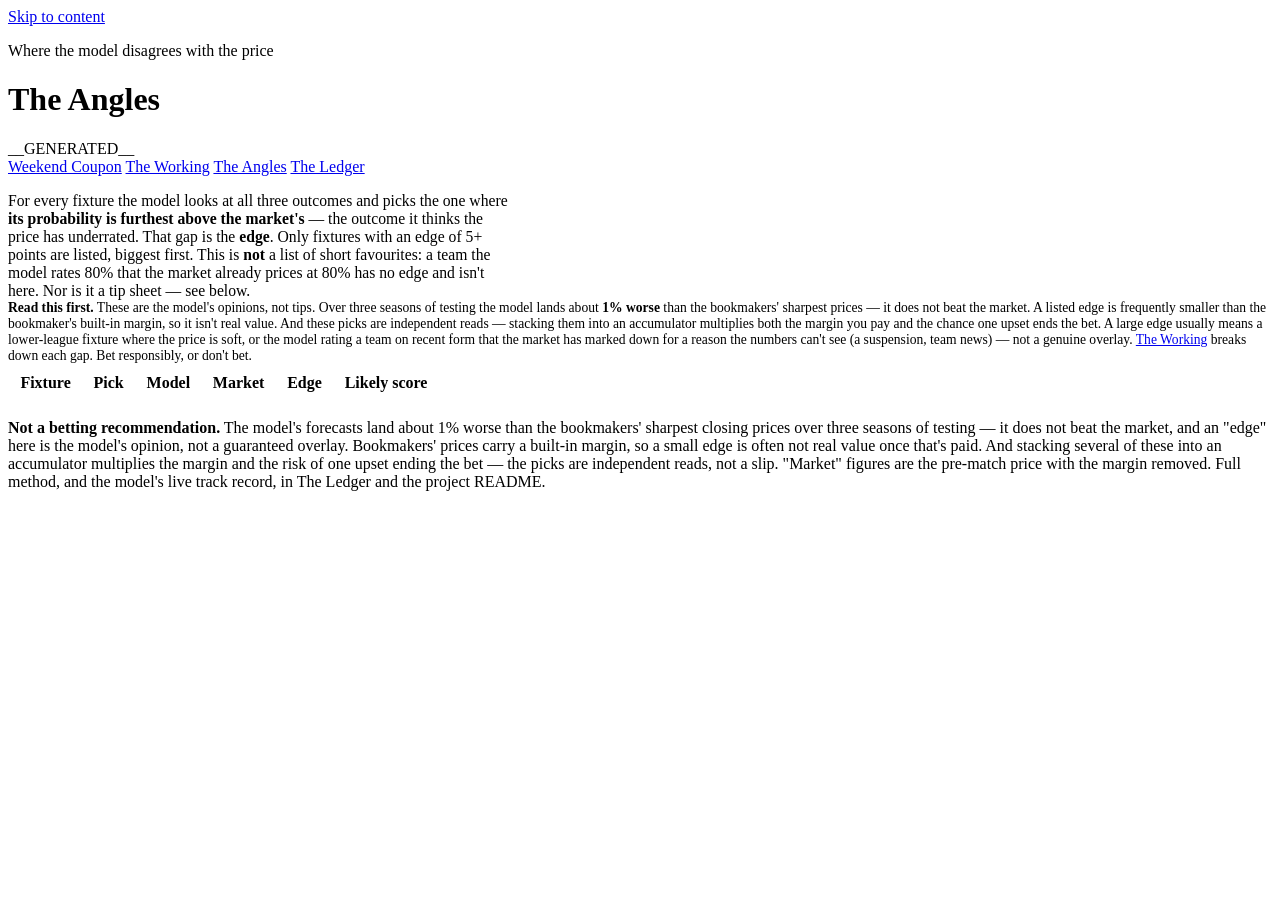
<file: web/angles_template.html>
<!DOCTYPE html>
<html lang="en">
<head>
<meta charset="utf-8">
<meta name="viewport" content="width=device-width, initial-scale=1">
<meta name="color-scheme" content="light dark">
<meta name="description" content="Where a walk-forward Poisson model disagrees with the bookmakers' price in your favour — the pick, the model's number, the market's, and the gap.">
<title>The Angles</title>
<link rel="preconnect" href="https://fonts.googleapis.com">
<link rel="preconnect" href="https://fonts.gstatic.com" crossorigin>
<link rel="stylesheet" href="https://fonts.googleapis.com/css2?family=Big+Shoulders+Display:wght@600;700;800&family=IBM+Plex+Sans:wght@400;500;600&family=IBM+Plex+Mono:wght@400;500&display=swap">
<style>__BASE_CSS__</style>
<style>
  .intro { font-size: 0.98rem; color: var(--ink-soft); max-width: 64ch; margin-bottom: var(--sp-5); }
  .intro strong { color: var(--ink); font-weight: 600; }

  table.angles td, table.angles th { padding: 0.55rem 0.65rem; }
  .fx { font-weight: 500; }
  .fx .vs { color: var(--ink-faint); font-weight: 400; margin: 0 0.3rem; font-size: 0.85em; }
  .fx .lg { display: block; font-size: 0.72rem; color: var(--ink-faint); font-weight: 400; }
  .pick { font-weight: 600; }
  .pick .side { color: var(--ink-faint); font-weight: 400; font-size: 0.8em; margin-left: 0.3rem; }
  .edge { font-family: var(--font-mono); font-weight: 600; color: var(--home); white-space: nowrap; }
  .ls { font-family: var(--font-mono); font-size: 0.78rem; color: var(--ink-faint); }
  .cat { font-family: var(--font-mono); font-size: 0.66rem; padding: 0.1rem 0.42rem; border-radius: var(--radius-sm);
    text-transform: uppercase; letter-spacing: 0.04em; white-space: nowrap; }
  .cat.favourite { background: var(--home-bg); color: var(--home); }
  .cat.underdog { background: var(--away-bg); color: var(--away); }
  .cat.draw { background: var(--draw-bg); color: var(--draw); }
  .empty { color: var(--ink-faint); font-style: italic; padding: var(--sp-6) 0; }

  .caveat { font-size: 0.85rem; color: var(--ink-soft); background: var(--adj-bg);
    border: 1px solid color-mix(in srgb, var(--adj) 30%, transparent);
    border-radius: var(--radius); padding: var(--sp-3) var(--sp-4); margin-bottom: var(--sp-5); }
  .caveat strong { color: var(--adj); }

  @media (max-width: 620px) {
    table.angles .hide-sm { display: none; }
  }
</style>
</head>
<body>
<a class="skip" href="#main">Skip to content</a>
<header>
  <div class="header-top">
    <div>
      <p class="eyebrow">Where the model disagrees with the price</p>
      <h1>The Angles</h1>
    </div>
    <div class="generated">__GENERATED__</div>
  </div>
  <nav class="site" aria-label="Pages">
    <a href="./index.html">Weekend Coupon</a>
    <a href="./why.html">The Working</a>
    <a href="./angles.html" aria-current="page">The Angles</a>
    <a href="./track-record.html">The Ledger</a>
  </nav>
</header>

<main id="main">
  <p class="intro">
    For every fixture the model looks at all three outcomes and picks the one
    where <strong>its probability is furthest above the market's</strong> — the
    outcome it thinks the price has underrated. That gap is the <strong>edge</strong>.
    Only fixtures with an edge of 5+ points are listed, biggest first. This is
    <strong>not</strong> a list of short favourites: a team the model rates 80%
    that the market already prices at 80% has no edge and isn't here. Nor is it
    a tip sheet — see below.
  </p>

  <div class="caveat">
    <strong>Read this first.</strong> These are the model's opinions, not tips.
    Over three seasons of testing the model lands about <strong>1% worse</strong>
    than the bookmakers' sharpest prices — it does not beat the market. A listed
    edge is frequently smaller than the bookmaker's built-in margin, so it isn't
    real value. And these picks are independent reads — stacking them into an
    accumulator multiplies both the margin you pay and the chance one upset ends
    the bet. A large edge usually means a lower-league fixture where the price is
    soft, or the model rating a team on recent form that the market has marked
    down for a reason the numbers can't see (a suspension, team news) — not a
    genuine overlay. <a href="./why.html">The Working</a> breaks down each gap.
    Bet responsibly, or don't bet.
  </div>

  <div class="stats" id="stats"></div>
  <div class="panel" style="padding:0">
    <div class="scroll-x">
      <table class="angles">
        <thead><tr>
          <th>Fixture</th><th>Pick</th>
          <th class="num">Model</th><th class="num">Market</th><th class="num">Edge</th>
          <th class="hide-sm">Likely score</th>
        </tr></thead>
        <tbody id="rows"></tbody>
      </table>
    </div>
  </div>
</main>

<footer>
  <p>
    <strong>Not a betting recommendation.</strong> The model's forecasts land
    about 1% worse than the bookmakers' sharpest closing prices over three
    seasons of testing — it does not beat the market, and an "edge" here is the
    model's opinion, not a guaranteed overlay. Bookmakers' prices carry a
    built-in margin, so a small edge is often not real value once that's paid.
    And stacking several of these into an accumulator multiplies the margin and
    the risk of one upset ending the bet — the picks are independent reads, not
    a slip. "Market" figures are the pre-match price with the margin removed.
    Full method, and the model's live track record, in The Ledger and the
    project README.
  </p>
</footer>

<script>
  const DATA = __DATA_JSON__;

  const esc = s => String(s == null ? '' : s).replace(/[&<>"]/g, c => ({ '&': '&amp;', '<': '&lt;', '>': '&gt;', '"': '&quot;' }[c]));
  const fmtDate = iso => new Date(iso).toLocaleString('en-GB',
    { weekday: 'short', day: '2-digit', month: 'short', hour: '2-digit', minute: '2-digit' });
  const SIDE = { home: 'home win', draw: '', away: 'away win' };

  // ---- stat strip ----
  const n = DATA.length;
  const biggest = DATA.reduce((m, d) => Math.max(m, d.edge), 0);
  const count = c => DATA.filter(d => d.category === c).length;
  const stats = [
    { n: n, l: 'Value picks (≥5pt)' },
    { n: n ? '+' + biggest.toFixed(1) + 'pt' : '–', l: 'Biggest edge' },
    { n: count('favourite'), l: 'On the favourite' },
    { n: count('underdog'), l: 'On the underdog' },
    { n: count('draw'), l: 'On the draw' },
  ];
  const statsEl = document.getElementById('stats');
  for (const s of stats) {
    const d = document.createElement('div');
    d.className = 'stat';
    d.innerHTML = `<span class="n num">${s.n}</span><span class="l">${s.l}</span>`;
    statsEl.appendChild(d);
  }

  // ---- rows ----
  const tb = document.getElementById('rows');
  if (!DATA.length) {
    tb.innerHTML = '<tr><td colspan="6"><p class="empty">No fixture on the current card clears a 5-point edge.</p></td></tr>';
  }
  for (const d of DATA) {
    const tr = document.createElement('tr');
    const sideLabel = SIDE[d.side] ? `<span class="side">${SIDE[d.side]}</span>` : '';
    tr.innerHTML = `
      <td class="fx">${esc(d.home)}<span class="vs">v</span>${esc(d.away)}
        <span class="lg num">${esc(d.league)} · ${fmtDate(d.date)}</span></td>
      <td class="pick">${esc(d.pick)}${sideLabel}
        <span class="cat ${d.category}">${d.category}</span></td>
      <td class="num">${d.model.toFixed(1)}%</td>
      <td class="num">${d.market.toFixed(1)}%</td>
      <td class="num edge">+${d.edge.toFixed(1)}pt</td>
      <td class="hide-sm ls">${esc(d.likelyScore || '')}</td>`;
    tb.appendChild(tr);
  }
</script>
</body>
</html>
</file>
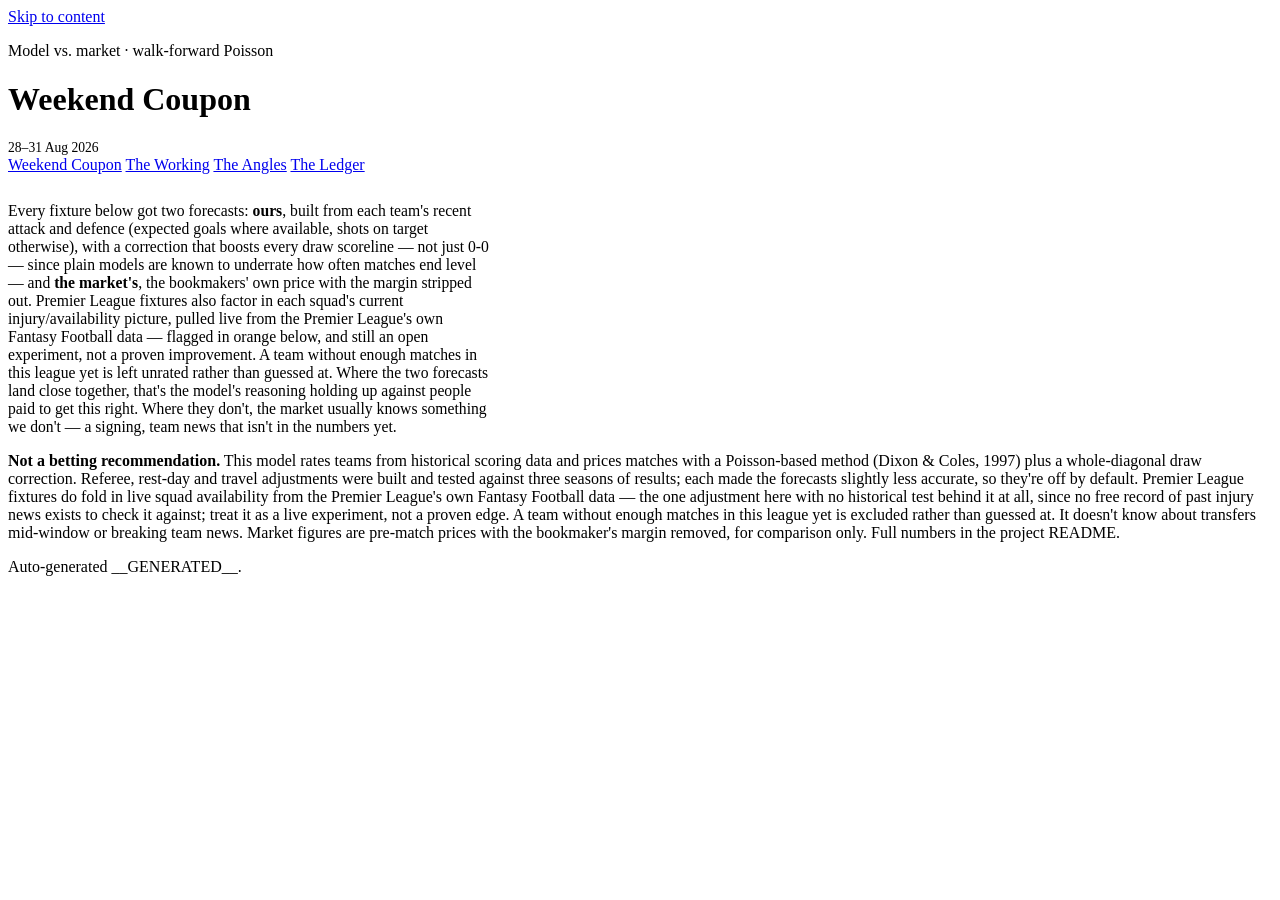
<file: web/coupon_template.html>
<!DOCTYPE html>
<html lang="en">
<head>
<meta charset="utf-8">
<meta name="viewport" content="width=device-width, initial-scale=1">
<meta name="color-scheme" content="light dark">
<meta name="description" content="This week's football predictions from a walk-forward Poisson model, next to the bookmakers' own prices — 8 leagues plus the Champions League, updated through the week.">
<title>Weekend Coupon</title>
<link rel="preconnect" href="https://fonts.googleapis.com">
<link rel="preconnect" href="https://fonts.gstatic.com" crossorigin>
<link rel="stylesheet" href="https://fonts.googleapis.com/css2?family=Big+Shoulders+Display:wght@600;700;800&family=IBM+Plex+Sans:wght@400;500;600&family=IBM+Plex+Mono:wght@400;500&display=swap">
<style>__BASE_CSS__</style>
<style>
  .date-range { font-family: var(--font-mono); font-size: 0.85rem; color: var(--ink-soft); white-space: nowrap; }

  nav.leagues { max-width: var(--page-max); margin: 0.75rem auto 0; display: flex; gap: var(--sp-2);
    overflow-x: auto; padding-bottom: var(--sp-3); scrollbar-width: thin; }
  nav.leagues a { flex: none; font-family: var(--font-mono); font-size: 0.75rem; letter-spacing: 0.02em;
    text-decoration: none; color: var(--ink-soft); border: 1px solid var(--line-strong);
    border-radius: 100px; padding: 0.3rem 0.75rem; white-space: nowrap;
    transition: color 0.15s, border-color 0.15s, background 0.15s; }
  nav.leagues a:hover, nav.leagues a:focus-visible { color: var(--ink); border-color: var(--amber); background: var(--paper-raised); }

  .intro { font-size: 0.98rem; color: var(--ink-soft); max-width: 62ch; margin-bottom: var(--sp-5); }
  .intro strong { color: var(--ink); font-weight: 600; }

  section.league { margin-bottom: 2.5rem; scroll-margin-top: 6.5rem; }
  .league-head { display: flex; align-items: baseline; gap: 0.65rem; border-bottom: 2px solid var(--ink);
    padding-bottom: 0.35rem; margin-bottom: 0.9rem; }
  .league-head h2 { font-family: var(--font-display); font-weight: 700; font-size: 1.5rem; text-transform: uppercase; }
  .league-head .count { font-family: var(--font-mono); font-size: 0.78rem; color: var(--ink-faint); }

  .fixtures { display: flex; flex-direction: column; gap: 0.6rem; }
  .fixture { background: var(--paper-raised); border: 1px solid var(--line); border-radius: var(--radius);
    padding: var(--sp-3) var(--sp-4); box-shadow: var(--shadow); }
  .fixture-top { display: flex; align-items: baseline; justify-content: space-between; gap: var(--sp-3);
    margin-bottom: 0.55rem; flex-wrap: wrap; }
  .teams { font-weight: 500; font-size: 0.98rem; }
  .teams .vs { color: var(--ink-faint); font-weight: 400; margin: 0 0.35rem; font-size: 0.85em; }
  .meta { display: flex; align-items: baseline; gap: 0.6rem; }
  .kickoff { font-size: 0.78rem; color: var(--ink-faint); white-space: nowrap; }
  .score-pill { font-family: var(--font-mono); font-size: 0.75rem; color: var(--ink-soft);
    border: 1px solid var(--line-strong); border-radius: var(--radius-sm); padding: 0.08rem 0.4rem; }
  .gap-badge { font-family: var(--font-mono); font-size: 0.7rem; color: var(--gap-flag);
    background: var(--gap-flag-bg); border-radius: var(--radius-sm); padding: 0.1rem 0.42rem; white-space: nowrap; }

  .prob-row { display: grid; grid-template-columns: 3.6rem 1fr; gap: 0.55rem; align-items: center; margin-top: 0.3rem; }
  .prob-row:first-of-type { margin-top: 0; }
  .prob-label { font-size: 0.68rem; letter-spacing: 0.05em; text-transform: uppercase; color: var(--ink-faint); }
  .bar.market { height: 0.65rem; opacity: 0.82; }
  .bar.market .seg { font-size: 0; }

  .legend-inline { display: flex; gap: 0.9rem; font-size: 0.72rem; color: var(--ink-faint); margin-top: 0.45rem; flex-wrap: wrap; }
  .legend-inline span { display: inline-flex; align-items: center; gap: 0.3rem; }
  .swatch { width: 0.6rem; height: 0.6rem; border-radius: 2px; display: inline-block; }
  .adj-note { font-family: var(--font-mono); font-size: 0.68rem; color: var(--amber-ink); margin-top: 0.4rem; }

  .fixture.unrated { opacity: 0.72; padding: 0.55rem var(--sp-4); }
  .fixture.unrated .fixture-top { margin-bottom: 0; }
  .unrated-note { font-size: 0.78rem; color: var(--ink-faint); font-style: italic; }

  @media (max-width: 560px) {
    .prob-row { grid-template-columns: 3.1rem 1fr; }
    .fixture-top { flex-direction: column; align-items: flex-start; gap: 0.3rem; }
  }
  @media (prefers-reduced-motion: no-preference) {
    nav.leagues a, .fixture { transition: transform 0.15s ease, box-shadow 0.15s ease; }
  }
</style>
</head>
<body>
<a class="skip" href="#main">Skip to content</a>

<header>
  <div class="header-top">
    <div>
      <p class="eyebrow" id="eyebrow">Model vs. market · walk-forward Poisson</p>
      <h1>Weekend Coupon</h1>
    </div>
    <div class="date-range num" id="date-range">28–31 Aug 2026</div>
  </div>
  <nav class="site">
    <a href="./index.html" aria-current="page">Weekend Coupon</a>
    <a href="./why.html">The Working</a>
    <a href="./angles.html">The Angles</a>
    <a href="./track-record.html">The Ledger</a>
  </nav>
  <nav class="leagues" id="league-nav" aria-label="Jump to league"></nav>
</header>

<main id="main">
  <p class="intro" id="intro-model">
    Every fixture below got two forecasts: <strong>ours</strong>, built from each team's
    recent attack and defence (expected goals where available, shots on target
    otherwise), with a correction that boosts every draw scoreline — not just
    0-0 — since plain models are known to underrate how often matches end level
    — and <strong>the market's</strong>, the bookmakers' own price with the
    margin stripped out. Premier League fixtures also factor in each squad's current
    injury/availability picture, pulled live from the Premier League's own
    Fantasy Football data — flagged in orange below, and still an open
    experiment, not a proven improvement. A team without enough matches in
    this league yet is left unrated rather than guessed at. Where the two
    forecasts land close together, that's the model's reasoning holding up
    against people paid to get this right. Where they don't, the market
    usually knows something we don't — a signing, team news that isn't in
    the numbers yet.
  </p>
  <p class="intro" id="intro-market" hidden>
    The headline number on every fixture is <strong>the bookmakers' own price</strong>,
    with the margin stripped out — the sharpest public read there is on who wins.
    From that same price we solve for the expected goals each side is implied to
    score and read off a <strong>likely scoreline</strong>, tightened by the
    bookmakers' over/under 2.5 line where it's quoted. Underneath, in the thin
    bar, is <strong>our own ratings model</strong> — recent attack and defence,
    expected goals where available — shown purely for contrast: where it pulls
    well away from the price (flagged ±pt), it's usually the model rating form the
    market has marked down for a reason the numbers can't see.
  </p>

  <div class="stats" id="stats"></div>

  <div id="leagues"></div>
</main>

<footer>
  <p id="foot-market" hidden>
    <strong style="color:var(--ink)">Not a betting recommendation.</strong> Headline
    figures are pre-match bookmaker prices with the margin removed by simple
    (multiplicative) devigging; the scoreline comes from a Dixon–Coles Poisson grid
    (1997) fitted so its own 1X2 and over/under 2.5 probabilities match that price.
    Reconstructing a grid from a price is lossy — treat the likely score as the
    centre of a wide range, not a call. The comparison model lands about 1% (RPS)
    worse than the closing line, which is expected: the closing line is the
    strongest public forecast there is. Full method in the project README.
  </p>
  <p id="foot-model">
    <strong style="color:var(--ink)">Not a betting recommendation.</strong> This model rates
    teams from historical scoring data and prices matches with a Poisson-based method
    (Dixon &amp; Coles, 1997) plus a whole-diagonal draw correction. Referee, rest-day and
    travel adjustments were built and tested against three seasons of results; each made
    the forecasts slightly less accurate, so they're off by default. Premier League
    fixtures do fold in live squad availability from
    the Premier League's own Fantasy Football data — the one adjustment here with no
    historical test behind it at all, since no free record of past injury news exists to
    check it against; treat it as a live experiment, not a proven edge. A team without
    enough matches in this league yet is excluded rather than guessed at. It doesn't know
    about transfers mid-window or breaking team news. Market figures are pre-match prices
    with the bookmaker's margin removed, for comparison only. Full numbers in the project
    README.
  </p>
  <p style="margin-top:0.75rem">Auto-generated __GENERATED__.</p>
</footer>

<script>
  const DATA = __DATA_JSON__;

  // Which forecast is the headline: 'market' (bookmakers' devigged price) or
  // 'model' (this repo's ratings). Set per fixture by scripts.render_coupon.
  const SOURCE = (DATA.find(m => !m.unrated) || {}).source || 'model';
  const HEADLINE_LABEL = SOURCE === 'market' ? 'Market' : 'Model';
  const COMPARE_LABEL = SOURCE === 'market' ? 'Our model' : 'Market';
  if (SOURCE === 'market') {
    const eb = document.getElementById('eyebrow');
    if (eb) eb.textContent = "The bookmakers' price · our model alongside";
  }
  if (SOURCE === 'market') {
    document.getElementById('intro-model').hidden = true;
    document.getElementById('intro-market').hidden = false;
    document.getElementById('foot-model').hidden = true;
    document.getElementById('foot-market').hidden = false;
  }

  const LEAGUE_ORDER = [];
  for (const m of DATA) if (!LEAGUE_ORDER.includes(m.league)) LEAGUE_ORDER.push(m.league);

  const slug = s => s.toLowerCase().replace(/[^a-z0-9]+/g, '-').replace(/(^-|-$)/g, '');
  const fmtPct = n => (Math.round(n * 10) / 10).toFixed(1);
  const fmtDate = iso => {
    const d = new Date(iso);
    return d.toLocaleString('en-GB', { weekday: 'short', day: '2-digit', month: 'short', hour: '2-digit', minute: '2-digit' });
  };

  // ---- nav ----
  const nav = document.getElementById('league-nav');
  for (const lg of LEAGUE_ORDER) {
    const a = document.createElement('a');
    a.href = '#' + slug(lg);
    a.textContent = lg;
    nav.appendChild(a);
  }

  // ---- stats ----
  const rated = DATA.filter(m => !m.unrated);
  const unratedCount = DATA.length - rated.length;
  let biggestGap = { pt: 0, fixture: null };
  for (const m of rated) {
    if (m.mHome === undefined) continue;
    const diffs = [Math.abs(m.pHome - m.mHome), Math.abs(m.pDraw - m.mDraw), Math.abs(m.pAway - m.mAway)];
    const d = Math.max(...diffs);
    if (d > biggestGap.pt) biggestGap = { pt: d, fixture: `${m.home} v ${m.away}` };
  }
  const stats = [
    { n: rated.length, l: SOURCE === 'market' ? 'Fixtures priced' : 'Fixtures rated' },
    { n: LEAGUE_ORDER.length, l: 'Leagues' },
    { n: unratedCount, l: SOURCE === 'market' ? 'No price yet' : 'Not enough history' },
    { n: Math.round(biggestGap.pt) + 'pt',
      l: SOURCE === 'market' ? 'Biggest model/price gap' : 'Biggest model/market gap' },
  ];
  const statsEl = document.getElementById('stats');
  for (const s of stats) {
    const div = document.createElement('div');
    div.className = 'stat';
    div.innerHTML = `<span class="n num">${s.n}</span><span class="l">${s.l}</span>`;
    statsEl.appendChild(div);
  }

  // ---- date range ----
  const dates = DATA.map(m => new Date(m.date)).sort((a, b) => a - b);
  if (dates.length) {
    const opts = { day: '2-digit', month: 'short' };
    document.getElementById('date-range').textContent =
      `${dates[0].toLocaleDateString('en-GB', opts)} – ${dates[dates.length - 1].toLocaleDateString('en-GB', opts)} 2026`;
  }

  // ---- fixture bar ----
  function probBar(home, draw, away, market) {
    const cls = market ? 'bar market' : 'bar';
    const seg = (pct, cls2) => {
      const label = market ? '' : `${fmtPct(pct)}%`;
      return `<div class="seg ${cls2}" style="width:${pct}%">${label}</div>`;
    };
    return `<div class="${cls}">${seg(home, 'home')}${seg(draw, 'draw')}${seg(away, 'away')}</div>`;
  }

  const leaguesEl = document.getElementById('leagues');
  for (const lg of LEAGUE_ORDER) {
    const matches = DATA.filter(m => m.league === lg).sort((a, b) => new Date(a.date) - new Date(b.date));
    const section = document.createElement('section');
    section.className = 'league';
    section.id = slug(lg);

    const ratedInLeague = matches.filter(m => !m.unrated).length;
    section.innerHTML = `<div class="league-head"><h2>${lg}</h2><span class="count num">${ratedInLeague}/${matches.length} rated</span></div>`;

    const list = document.createElement('div');
    list.className = 'fixtures';

    for (const m of matches) {
      const card = document.createElement('div');
      if (m.unrated) {
        card.className = 'fixture unrated';
        card.innerHTML = `
          <div class="fixture-top">
            <div class="teams">${m.home}<span class="vs">v</span>${m.away}</div>
            <div class="meta"><span class="kickoff num">${fmtDate(m.date)}</span></div>
          </div>
          <div class="unrated-note">Not enough matches yet for one side (newly promoted, or too early this season) — skipped rather than guessed.</div>`;
        list.appendChild(card);
        continue;
      }

      // Champions League rows carry their own comparison label ("Club Elo") -
      // there is no bookmaker line for that competition.
      const compareLabel = m.compareLabel || COMPARE_LABEL;
      let gapBadge = '';
      if (m.mHome !== undefined) {
        const d = Math.max(Math.abs(m.pHome - m.mHome), Math.abs(m.pDraw - m.mDraw), Math.abs(m.pAway - m.mAway));
        const vs = m.compareLabel ? ('vs ' + m.compareLabel) : (SOURCE === 'market' ? 'vs our model' : 'vs market');
        if (d >= 12) gapBadge = `<span class="gap-badge">±${Math.round(d)}pt ${vs}</span>`;
      }

      card.className = 'fixture';
      card.innerHTML = `
        <div class="fixture-top">
          <div class="teams">${m.home}<span class="vs">v</span>${m.away}</div>
          <div class="meta">
            <span class="kickoff num">${fmtDate(m.date)}</span>
            <span class="score-pill num">likely ${m.score}</span>
            ${gapBadge}
          </div>
        </div>
        <div class="prob-row">
          <span class="prob-label">${HEADLINE_LABEL}</span>
          ${probBar(m.pHome, m.pDraw, m.pAway, false)}
        </div>
        ${m.mHome !== undefined ? `
        <div class="prob-row">
          <span class="prob-label">${compareLabel}</span>
          ${probBar(m.mHome, m.mDraw, m.mAway, true)}
        </div>` : ''}
        <div class="legend-inline">
          <span><span class="swatch" style="background:var(--home)"></span>Home ${fmtPct(m.pHome)}%</span>
          <span><span class="swatch" style="background:var(--draw)"></span>Draw ${fmtPct(m.pDraw)}%</span>
          <span><span class="swatch" style="background:var(--away)"></span>Away ${fmtPct(m.pAway)}%</span>
          <span>O2.5 ${fmtPct(m.over25)}% · BTTS ${fmtPct(m.btts)}%</span>
        </div>
        ${m.note ? `<div class="adj-note">⚑ ${m.note}</div>` : ''}`;
      list.appendChild(card);
    }

    section.appendChild(list);
    leaguesEl.appendChild(section);
  }
</script>
</body>
</html>
</file>
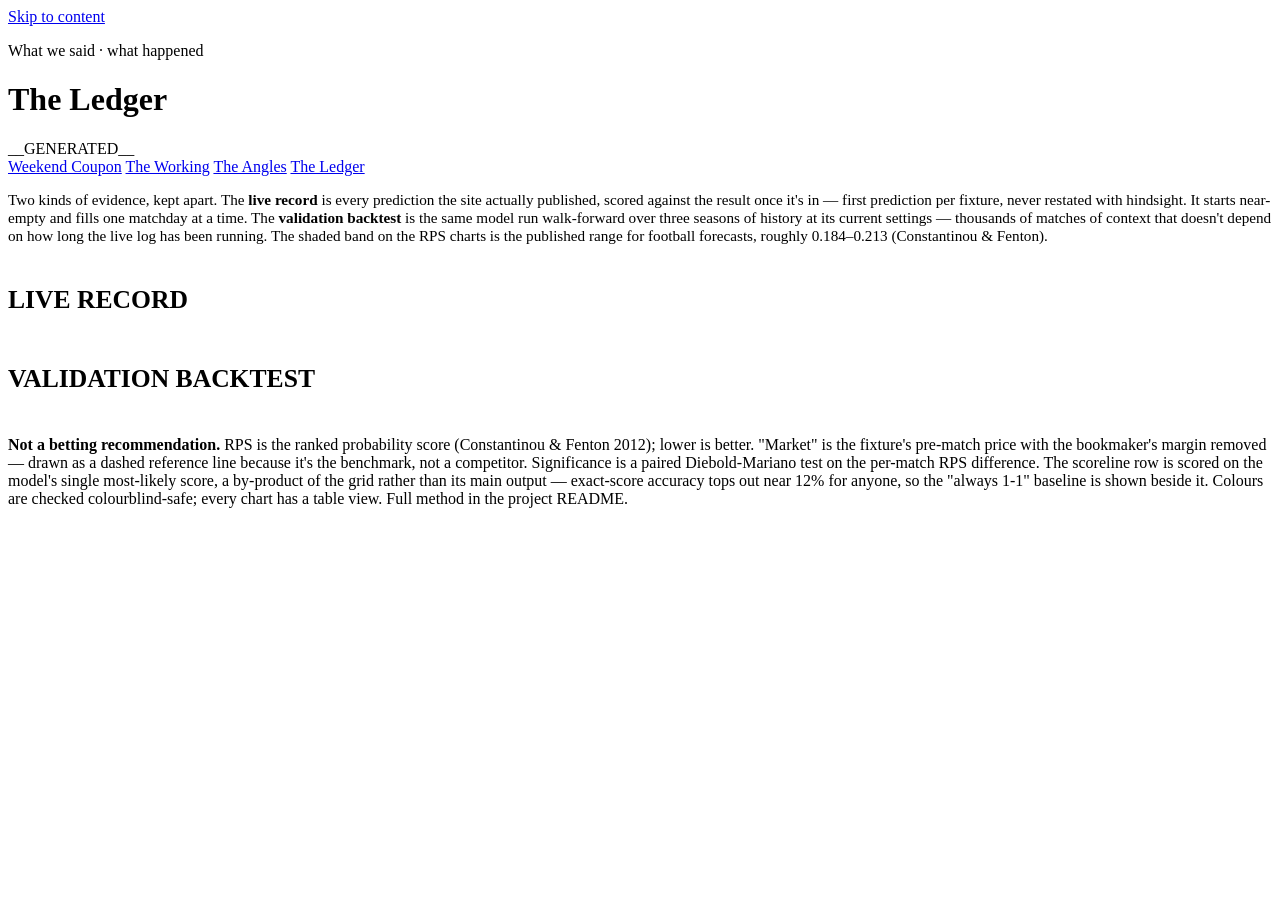
<file: web/track_record_template.html>
<!DOCTYPE html>
<html lang="en">
<head>
<meta charset="utf-8">
<meta name="viewport" content="width=device-width, initial-scale=1">
<meta name="color-scheme" content="light dark">
<meta name="description" content="The football model's track record: live predictions scored against results as they come in, plus a three-season walk-forward validation backtest.">
<title>The Ledger</title>
<link rel="preconnect" href="https://fonts.googleapis.com">
<link rel="preconnect" href="https://fonts.gstatic.com" crossorigin>
<link rel="stylesheet" href="https://fonts.googleapis.com/css2?family=Big+Shoulders+Display:wght@600;700;800&family=IBM+Plex+Sans:wght@400;500;600&family=IBM+Plex+Mono:wght@400;500&display=swap">
<style>__BASE_CSS__</style>
<style>
  section { margin-bottom: var(--sp-7); }
  .sec-head { display: flex; align-items: baseline; gap: 0.6rem; border-bottom: 2px solid var(--ink);
    padding-bottom: 0.35rem; margin-bottom: var(--sp-4); flex-wrap: wrap; }
  .sec-head h2 { font-family: var(--font-display); font-weight: 700; font-size: 1.6rem; text-transform: uppercase; }
  .sec-head .sub { font-family: var(--font-mono); font-size: 0.78rem; color: var(--ink-faint); }
  .lede { font-size: 0.95rem; color: var(--ink-soft); max-width: var(--measure); margin-bottom: 1.2rem; }
  .lede strong { color: var(--ink); font-weight: 600; }

  .verdict { font-family: var(--font-mono); font-size: 0.78rem; padding: 0.1rem 0.45rem; border-radius: var(--radius-sm); }
  .verdict.good { color: var(--good); background: rgba(12, 163, 12, 0.13); }
  .verdict.bad { color: var(--bad); background: rgba(208, 59, 59, 0.13); }
  .verdict.neutral { color: var(--neutral); background: var(--line); }
  .called-y { color: var(--good); } .called-n { color: var(--ink-faint); }

  .note { font-size: 0.85rem; color: var(--ink-soft); background: var(--line); border-radius: 8px;
    padding: var(--sp-3) var(--sp-4); margin-bottom: 1.25rem; }
</style>
</head>
<body>
<a class="skip" href="#main">Skip to content</a>
<header>
  <div class="header-top">
    <div>
      <p class="eyebrow">What we said · what happened</p>
      <h1>The Ledger</h1>
    </div>
    <div class="generated">__GENERATED__</div>
  </div>
  <nav class="site" aria-label="Pages">
    <a href="./index.html">Weekend Coupon</a>
    <a href="./why.html">The Working</a>
    <a href="./angles.html">The Angles</a>
    <a href="./track-record.html" aria-current="page">The Ledger</a>
  </nav>
</header>

<main id="main">
  <p class="lede">
    Two kinds of evidence, kept apart. The <strong>live record</strong> is every
    prediction the site actually published, scored against the result once it's
    in — first prediction per fixture, never restated with hindsight. It starts
    near-empty and fills one matchday at a time. The <strong>validation
    backtest</strong> is the same model run walk-forward over three seasons of
    history at its current settings — thousands of matches of context that
    doesn't depend on how long the live log has been running. The shaded band on
    the RPS charts is the published range for football forecasts, roughly
    0.184–0.213 (Constantinou &amp; Fenton).
  </p>

  <section id="live">
    <div class="sec-head"><h2>Live record</h2><span class="sub" id="live-span"></span></div>
    <div id="live-body"></div>
  </section>

  <section id="validation">
    <div class="sec-head"><h2>Validation backtest</h2><span class="sub" id="val-window"></span></div>
    <div id="val-body"></div>
  </section>
</main>

<footer>
  <p>
    <strong style="color:var(--ink)">Not a betting recommendation.</strong> RPS is
    the ranked probability score (Constantinou &amp; Fenton 2012); lower is better.
    "Market" is the fixture's pre-match price with the bookmaker's margin removed —
    drawn as a dashed reference line because it's the benchmark, not a competitor.
    Significance is a paired Diebold-Mariano test on the per-match RPS difference.
    The scoreline row is scored on the model's single most-likely score, a
    by-product of the grid rather than its main output — exact-score accuracy
    tops out near 12% for anyone, so the "always 1-1" baseline is shown beside it.
    Colours are checked colourblind-safe; every chart has a table view. Full
    method in the project README.
  </p>
</footer>

<script>
  const DATA = __DATA_JSON__;

  const f2 = n => (n == null || isNaN(n)) ? '–' : n.toFixed(2);
  const f3 = n => (n == null || isNaN(n)) ? '–' : n.toFixed(3);
  const f4 = n => (n == null || isNaN(n)) ? '–' : n.toFixed(4);
  const pct = n => (n == null || isNaN(n)) ? '–' : (n * 100).toFixed(1) + '%';
  const cssv = name => getComputedStyle(document.documentElement).getPropertyValue(name).trim();
  const RPS_BAND = [0.184, 0.213];

  // charts render static SVG into the string, then get wired for hover after insert
  const CHARTS = [];

  // ---------- line chart ----------
  function lineChart(spec) {
    // spec: { series:[{name,role,points:[{x,y}],dash?}], xticks:[{x,label}], yLabel, band? }
    const id = 'lc' + CHARTS.length;
    const W = spec.width || 880, H = spec.height || 260;
    const m = { t: 14, r: 74, b: 30, l: 52 };
    const pts = spec.series.flatMap(s => s.points);
    if (pts.length < 2) return { html: '<p class="cap">not enough data yet</p>', };
    const xs = pts.map(p => p.x), ys = pts.map(p => p.y);
    let xmin = Math.min(...xs), xmax = Math.max(...xs);
    let ymin = spec.ymin != null ? spec.ymin : Math.min(...ys, spec.band ? spec.band[0] : Infinity);
    let ymax = spec.ymax != null ? spec.ymax : Math.max(...ys, spec.band ? spec.band[1] : -Infinity);
    const pad = (ymax - ymin) * 0.12 || 0.01;
    ymin -= pad; ymax += pad;
    if (xmin === xmax) xmax = xmin + 1;
    const px = x => m.l + (x - xmin) / (xmax - xmin) * (W - m.l - m.r);
    const py = y => H - m.b - (y - ymin) / (ymax - ymin) * (H - m.t - m.b);

    let g = '';
    if (spec.band) {
      const y1 = py(spec.band[1]), y0 = py(spec.band[0]);
      g += `<rect x="${m.l}" y="${y1.toFixed(1)}" width="${(W - m.l - m.r).toFixed(1)}" height="${(y0 - y1).toFixed(1)}" fill="var(--viz-band)" />`;
      g += `<text x="${m.l + 4}" y="${(y1 - 3).toFixed(1)}" font-size="9" fill="var(--ink-faint)">published range 0.184–0.213</text>`;
    }
    // y grid + ticks (solid hairlines)
    for (let i = 0; i <= 4; i++) {
      const yv = ymin + (ymax - ymin) * i / 4, y = py(yv);
      g += `<line x1="${m.l}" y1="${y.toFixed(1)}" x2="${W - m.r}" y2="${y.toFixed(1)}" stroke="var(--viz-grid)" stroke-width="1" />`;
      g += `<text x="${m.l - 8}" y="${(y + 3).toFixed(1)}" text-anchor="end" font-size="10" fill="var(--ink-faint)">${yv.toFixed(3)}</text>`;
    }
    (spec.xticks || []).forEach(t => {
      g += `<text x="${px(t.x).toFixed(1)}" y="${H - m.b + 16}" text-anchor="middle" font-size="10" fill="var(--ink-faint)">${t.label}</text>`;
    });
    if (spec.yLabel)
      g += `<text x="14" y="${H / 2}" text-anchor="middle" font-size="10" fill="var(--ink-faint)" transform="rotate(-90 14 ${H / 2})">${spec.yLabel}</text>`;

    // series lines + end dot + direct label
    const labels = [];
    spec.series.forEach(s => {
      if (s.points.length < 2) return;
      const d = s.points.map((p, i) => `${i ? 'L' : 'M'}${px(p.x).toFixed(1)},${py(p.y).toFixed(1)}`).join('');
      const stroke = `var(${s.role})`;
      g += `<path d="${d}" fill="none" stroke="${stroke}" stroke-width="2" stroke-linejoin="round" stroke-linecap="round"${s.dash ? ' stroke-dasharray="5 4"' : ''} />`;
      const last = s.points[s.points.length - 1];
      g += `<circle cx="${px(last.x).toFixed(1)}" cy="${py(last.y).toFixed(1)}" r="3.5" fill="${stroke}" stroke="var(--viz-surface)" stroke-width="2" />`;
      labels.push({ y: py(last.y), name: s.name, stroke });
    });
    // de-collide right-edge labels
    labels.sort((a, b) => a.y - b.y);
    for (let i = 1; i < labels.length; i++)
      if (labels[i].y - labels[i - 1].y < 12) labels[i].y = labels[i - 1].y + 12;
    labels.forEach(l => {
      g += `<text x="${W - m.r + 8}" y="${(l.y + 3).toFixed(1)}" font-size="10" font-weight="600" fill="${l.stroke}">${l.name}</text>`;
    });
    // crosshair (hidden until hover)
    g += `<line class="xh" x1="0" y1="${m.t}" x2="0" y2="${H - m.b}" stroke="var(--line-strong)" stroke-width="1" opacity="0" />`;
    g += `<rect class="hit" x="${m.l}" y="${m.t}" width="${W - m.l - m.r}" height="${H - m.t - m.b}" fill="transparent" />`;

    CHARTS.push({
      id, type: 'line',
      series: spec.series.map(s => ({ name: s.name, role: s.role, dash: !!s.dash, points: s.points })),
      geom: { W, H, m, xmin, xmax, ymin, ymax }, fmt: spec.fmt || f4,
    });
    return { html: `<div class="chart-wrap" id="${id}"><svg class="chart" viewBox="0 0 ${W} ${H}" role="img" aria-label="${spec.aria || 'line chart'}">${g}</svg><div class="viz-tip"></div></div>` };
  }

  // ---------- reliability diagram ----------
  function calibChart(spec) {
    // spec: { series:[{name,role,points:[{predicted,observed,n}]}], histogram:[{p,n}] }
    const id = 'cc' + CHARTS.length;
    const S = 360, histH = 32, W = S + 8, H = S + histH + 26, m = 40;
    const px = v => m + v * (S - 2 * m);
    const py = v => S - m - v * (S - 2 * m);
    let g = `<rect x="${m}" y="${m}" width="${S - 2 * m}" height="${S - 2 * m}" fill="none" stroke="var(--viz-grid)" />`;
    g += `<line x1="${px(0)}" y1="${py(0)}" x2="${px(1)}" y2="${py(1)}" stroke="var(--ink-faint)" stroke-dasharray="4 3" stroke-width="1" />`;
    g += `<text x="${px(0.62)}" y="${py(0.72)}" font-size="9" fill="var(--ink-faint)" transform="rotate(-38 ${px(0.62)} ${py(0.72)})">perfectly calibrated</text>`;
    for (let t = 0; t <= 1.0001; t += 0.25) {
      g += `<text x="${px(t).toFixed(1)}" y="${S - m + 15}" text-anchor="middle" font-size="10" fill="var(--ink-faint)">${t.toFixed(2)}</text>`;
      g += `<text x="${m - 8}" y="${(py(t) + 3).toFixed(1)}" text-anchor="end" font-size="10" fill="var(--ink-faint)">${t.toFixed(2)}</text>`;
    }
    g += `<text x="${S / 2}" y="${S - 4}" text-anchor="middle" font-size="10" fill="var(--ink-faint)">forecast probability</text>`;
    g += `<text x="12" y="${S / 2}" text-anchor="middle" font-size="10" fill="var(--ink-faint)" transform="rotate(-90 12 ${S / 2})">observed frequency</text>`;

    spec.series.forEach(s => {
      const pts = s.points.filter(p => p.n > 0);
      const stroke = `var(${s.role})`;
      if (pts.length > 1) {
        const d = pts.map((p, i) => `${i ? 'L' : 'M'}${px(p.predicted).toFixed(1)},${py(p.observed).toFixed(1)}`).join('');
        g += `<path d="${d}" fill="none" stroke="${stroke}" stroke-width="1.5" opacity="0.55" />`;
      }
      pts.forEach(p => {
        const r = Math.max(3, Math.min(9, Math.sqrt(p.n) * (spec.rscale || 1)));
        g += `<circle class="cpt" data-t="${p.predicted}" data-o="${p.observed}" data-n="${p.n}" data-s="${s.name}" data-c="${stroke}" cx="${px(p.predicted).toFixed(1)}" cy="${py(p.observed).toFixed(1)}" r="${r.toFixed(1)}" fill="${stroke}" fill-opacity="0.75" stroke="var(--viz-surface)" stroke-width="2" />`;
      });
    });

    // forecast-frequency histogram (sharpness) beneath the square
    const hist = spec.histogram || [];
    const hy0 = S + 2, hmax = Math.max(1, ...hist.map(b => b.n));
    g += `<text x="${m}" y="${(hy0 + 8).toFixed(1)}" font-size="9" fill="var(--ink-faint)">forecasts per probability bin (sharpness)</text>`;
    hist.forEach(b => {
      const bw = (S - 2 * m) / hist.length;
      const bh = b.n / hmax * histH;
      g += `<rect x="${(px(b.p) - bw / 2 + 1).toFixed(1)}" y="${(hy0 + 12 + histH - bh).toFixed(1)}" width="${Math.max(1, bw - 2).toFixed(1)}" height="${bh.toFixed(1)}" fill="var(--ink-faint)" opacity="0.4" />`;
    });

    CHARTS.push({ id, type: 'calib' });
    return { html: `<div class="chart-wrap" id="${id}"><svg class="chart" viewBox="0 0 ${W} ${H}" style="max-width:${W}px" role="img" aria-label="${spec.aria || 'reliability diagram'}">${g}</svg><div class="viz-tip"></div></div>` };
  }

  function tile(n, l, sub2) {
    return `<div class="tile"><span class="n num">${n}</span><span class="l">${l}</span>${sub2 ? `<span class="sub2">${sub2}</span>` : ''}</div>`;
  }
  function lineLegend(items) {
    return `<div class="legend">${items.map(i =>
      `<span style="color:${i.c}"><span class="lk${i.dash ? ' dash' : ''}"></span><span style="color:var(--ink-soft)">${i.t}</span></span>`).join('')}</div>`;
  }
  function dotLegend(items) {
    return `<div class="legend">${items.map(i =>
      `<span><span class="dot" style="background:${i.c}"></span><span style="color:var(--ink-soft)">${i.t}</span></span>`).join('')}</div>`;
  }
  function miniTable(headers, rows) {
    return `<details class="tableview"><summary>table view</summary><table><thead><tr>${
      headers.map(h => `<th class="${h.num ? 'num' : ''}">${h.t}</th>`).join('')}</tr></thead><tbody>${
      rows.map(r => `<tr>${r.map((c, i) => `<td class="${headers[i].num ? 'num' : ''}">${c}</td>`).join('')}</tr>`).join('')}</tbody></table></details>`;
  }

  // ================= LIVE =================
  (function () {
    const L = DATA.live;
    document.getElementById('live-span').textContent =
      L.span ? `${L.span[0]} → ${L.span[1]}` : 'nothing resolved yet';
    const body = document.getElementById('live-body');

    if (!L.n_scored) {
      body.innerHTML = `<div class="note">The live record opens with the next matchday.
        <strong>${L.n_logged}</strong> prediction${L.n_logged === 1 ? '' : 's'} logged so far,
        all still pending. Numbers appear here as fixtures finish.</div>
        <div class="tiles">${tile(L.n_logged, 'Logged')}${tile(L.n_pending, 'Pending')}${tile(L.n_with_market, 'With market price')}</div>`;
      return;
    }

    const m = L.model, mk = L.market, mms = L.model_on_market_set;
    let html = `<div class="tiles">
      ${tile(L.n_scored, 'Scored')}
      ${tile(L.n_pending, 'Pending')}
      ${tile(f4(m.rps), 'Model RPS', `hit rate ${pct(m.hit_rate)}`)}
      ${mk ? tile(f4(mk.rps), 'Market RPS', `same ${mms.n} fixtures: model ${f4(mms.rps)}`) : ''}
      ${L.scoreline ? tile(pct(L.scoreline.exact), 'Exact scoreline', `1-1 baseline ${pct(L.scoreline.baseline_always_1_1)}`) : ''}
    </div>`;

    if (L.cumulative && L.cumulative.length > 1) {
      const series = [{ name: 'model', role: '--viz-model', points: L.cumulative.map(c => ({ x: c.n, y: c.model })) }];
      if (L.cumulative.some(c => c.market != null))
        series.push({ name: 'market', role: '--viz-ref', dash: true, points: L.cumulative.filter(c => c.market != null).map(c => ({ x: c.n, y: c.market })) });
      const c = lineChart({ series, yLabel: 'cumulative RPS', band: RPS_BAND,
        xticks: [{ x: 1, label: 'first' }, { x: L.cumulative.length, label: `#${L.cumulative.length}` }],
        aria: 'cumulative RPS as fixtures resolved' });
      html += `<div class="panel"><h3>Cumulative RPS</h3><p class="cap">running average as each fixture finishes, in kick-off order</p>
        ${c.html}${lineLegend([{ c: 'var(--viz-model)', t: 'model' }, { c: 'var(--viz-ref)', t: 'market', dash: true }])}
        ${miniTable([{ t: '#' }, { t: 'date' }, { t: 'model', num: true }, { t: 'market', num: true }],
          L.cumulative.map(x => [x.n, x.date, f4(x.model), x.market != null ? f4(x.market) : '–']))}</div>`;
    }

    if (L.calibration && L.calibration.some(b => b.n > 0)) {
      const total = L.calibration.reduce((a, b) => a + b.n, 0);
      const c = calibChart({
        series: [{ name: 'model', role: '--viz-model', points: L.calibration }],
        histogram: L.calibration.map(b => ({ p: b.predicted, n: b.n })),
        rscale: 6 / Math.sqrt(Math.max(1, total / L.calibration.length)),
        aria: 'reliability diagram, all outcomes pooled',
      });
      html += `<div class="panel"><h3>Calibration</h3><p class="cap">predicted probability vs how often it happened, home/draw/away pooled — on the dashed line = perfect</p>
        ${c.html}
        ${miniTable([{ t: 'predicted', num: true }, { t: 'observed', num: true }, { t: 'n', num: true }],
          L.calibration.filter(b => b.n > 0).map(b => [f3(b.predicted), f3(b.observed), b.n]))}</div>`;
    }

    if (L.scoreline) {
      const s = L.scoreline;
      html += `<div class="panel"><h3>Scoreline scorecard <span style="color:var(--ink-faint);font-weight:400">(n=${s.n})</span></h3>
        <table><tbody>
        <tr><td>Exact scoreline</td><td class="num">${pct(s.exact)}</td><td style="color:var(--ink-faint)">vs ${pct(s.baseline_always_1_1)} always guessing 1-1</td></tr>
        <tr><td>Right goal margin</td><td class="num">${pct(s.goal_diff)}</td><td></td></tr>
        <tr><td>Result + within 1 goal each side</td><td class="num">${pct(s.result_and_within_1)}</td><td></td></tr>
        </tbody></table></div>`;
    }

    if (L.by_league && L.by_league.length) {
      html += `<div class="panel"><h3>By league</h3><div class="scroll-x"><table>
        <thead><tr><th>League</th><th class="num">n</th><th class="num">RPS</th><th class="num">Hit rate</th></tr></thead><tbody>
        ${L.by_league.map(r => `<tr><td>${r.league}</td><td class="num">${r.n}</td><td class="num">${f4(r.rps)}</td><td class="num">${pct(r.hit_rate)}</td></tr>`).join('')}
        </tbody></table></div></div>`;
    }

    if (L.fixtures && L.fixtures.length) {
      html += `<div class="panel"><h3>What we said · what happened <span style="color:var(--ink-faint);font-weight:400">(${L.fixtures.length})</span></h3><div class="scroll-x"><table>
        <thead><tr><th>Date</th><th>Fixture</th><th class="num">Model H/D/A</th><th class="num">Market</th><th>Score</th><th class="num">RPS</th><th>Called</th></tr></thead><tbody>
        ${L.fixtures.map(x => `<tr>
          <td class="num">${x.date}</td>
          <td>${x.home} v ${x.away}</td>
          <td class="num">${x.model.map(v => v.toFixed(0)).join(' / ')}</td>
          <td class="num">${x.market ? x.market.map(v => v.toFixed(0)).join(' / ') : '–'}</td>
          <td class="num">${x.score || ''} <span style="color:var(--ink-faint)">(${x.result})</span>${x.scoreline_exact ? ' ✓' : ''}</td>
          <td class="num">${f3(x.model_rps)}</td>
          <td class="${x.model_called ? 'called-y' : 'called-n'}">${x.model_called ? '✓' : '·'}</td>
        </tr>`).join('')}
        </tbody></table></div></div>`;
    }
    body.innerHTML = html;
  })();

  // ================= VALIDATION =================
  (function () {
    const V = DATA.validation;
    if (!V || !V.headline) { document.getElementById('val-body').innerHTML = '<p class="cap">not available</p>'; return; }
    document.getElementById('val-window').textContent = `${V.window.start} → ${V.window.end} · ${V.headline.model_n} fixtures`;
    const h = V.headline, sig = V.significance || {};

    const verdict = s => {
      if (!s) return '<span class="verdict neutral">n/a</span>';
      if (s.p_value >= 0.05) return `<span class="verdict neutral">level (p=${s.p_value.toFixed(2)})</span>`;
      return s.mean_diff < 0
        ? `<span class="verdict good">model ahead (p&lt;0.001)</span>`
        : `<span class="verdict bad">model behind (p&lt;0.001)</span>`;
    };

    let html = `<div class="tiles">
      ${tile(f4(h.model_rps), 'Model RPS', `log loss ${f3(h.model_log_loss)}`)}
      ${tile(f4(h.devig_rps), 'Market RPS', `gap ${h.gap_to_market > 0 ? '+' : ''}${f4(h.gap_to_market)}`)}
      ${tile(f4(h.elo_rps), 'Elo RPS')}
      ${tile(pct(h.coverage), 'Coverage')}
      ${tile(f4(h.calibration_error), 'Calibration err', 'P(home win)')}
    </div>`;

    html += `<div class="panel"><h3>Is the difference real?</h3><p class="cap">paired Diebold-Mariano test on the per-match RPS difference — negative ΔRPS = model better, "level" = within noise</p>
      <table><tbody>
      <tr><td>Model vs market</td><td class="num">ΔRPS ${sig.market ? (sig.market.mean_diff > 0 ? '+' : '') + f4(sig.market.mean_diff) : '–'}</td><td>${verdict(sig.market)}</td></tr>
      <tr><td>Model vs Elo</td><td class="num">ΔRPS ${sig.elo ? (sig.elo.mean_diff > 0 ? '+' : '') + f4(sig.elo.mean_diff) : '–'}</td><td>${verdict(sig.elo)}</td></tr>
      </tbody></table></div>`;

    if (V.brier) {
      const b = V.brier;
      html += `<div class="panel"><h3>Brier score decomposition (Murphy)</h3>
        <table><tbody>
        <tr><td>Multiclass Brier</td><td class="num">${f3(b.brier)}</td><td style="color:var(--ink-faint)">lower better</td></tr>
        <tr><td>Reliability (calibration)</td><td class="num">${f4(b.reliability)}</td><td style="color:var(--ink-faint)">→ 0 is perfect</td></tr>
        <tr><td>Resolution (information)</td><td class="num">${f4(b.resolution)}</td><td style="color:var(--ink-faint)">higher better</td></tr>
        <tr><td>Uncertainty (data)</td><td class="num">${f3(b.uncertainty)}</td><td style="color:var(--ink-faint)">fixed for this sample</td></tr>
        ${V.sharpness ? `<tr><td>Sharpness (entropy)</td><td class="num">${f3(V.sharpness.entropy)}</td><td style="color:var(--ink-faint)">1.099 = flat 33/33/33</td></tr>` : ''}
        </tbody></table></div>`;
    }

    const mo = V.monthly || {};
    if (mo.model && mo.model.length > 1) {
      const toPts = arr => arr.map((r, i) => ({ x: i, y: r.running }));
      const series = [{ name: 'model', role: '--viz-model', points: toPts(mo.model) }];
      if ((mo.elo || []).length) series.push({ name: 'Elo', role: '--viz-elo', points: toPts(mo.elo) });
      if ((mo.devig || []).length) series.push({ name: 'market', role: '--viz-ref', dash: true, points: toPts(mo.devig) });
      const xt = mo.model.map((r, i) => ({ x: i, label: r.month })).filter((_, i, a) => i === 0 || i === a.length - 1);
      const c = lineChart({ series, yLabel: 'running RPS', band: RPS_BAND, xticks: xt, aria: 'running RPS by month' });
      html += `<div class="panel"><h3>Running RPS by month</h3><p class="cap">expanding-window average — how each forecaster's mean has settled</p>
        ${c.html}${lineLegend([{ c: 'var(--viz-model)', t: 'model' }, { c: 'var(--viz-elo)', t: 'Elo' }, { c: 'var(--viz-ref)', t: 'market', dash: true }])}
        ${miniTable([{ t: 'month' }, { t: 'model', num: true }, { t: 'Elo', num: true }, { t: 'market', num: true }],
          mo.model.map((r, i) => [r.month, f4(r.running), f4((mo.elo || [])[i] ? mo.elo[i].running : NaN), f4((mo.devig || [])[i] ? mo.devig[i].running : NaN)]))}</div>`;
    }

    if (V.calibration && V.calibration.home) {
      const allN = ['home', 'draw', 'away'].flatMap(k => (V.calibration[k] || []).map(b => b.n));
      const c = calibChart({
        series: [
          { name: 'home win', role: '--viz-elo', points: V.calibration.home },
          { name: 'draw', role: '--viz-alt', points: V.calibration.draw },
          { name: 'away win', role: '--viz-model', points: V.calibration.away },
        ],
        histogram: (V.calibration.home || []).map((b, i) => ({
          p: b.predicted,
          n: b.n + ((V.calibration.draw || [])[i]?.n || 0) + ((V.calibration.away || [])[i]?.n || 0),
        })),
        rscale: 5 / Math.sqrt(Math.max(1, allN.reduce((a, x) => a + x, 0) / Math.max(1, allN.length))),
        aria: 'reliability diagram by outcome',
      });
      const rows = [];
      ['home', 'draw', 'away'].forEach(k => (V.calibration[k] || []).forEach(b => b.n > 0 && rows.push([k, f3(b.predicted), f3(b.observed), b.n])));
      html += `<div class="panel"><h3>Calibration by outcome</h3><p class="cap">each outcome's forecast probability vs its observed rate</p>
        ${c.html}${dotLegend([{ c: 'var(--viz-elo)', t: 'home win' }, { c: 'var(--viz-alt)', t: 'draw' }, { c: 'var(--viz-model)', t: 'away win' }])}
        ${miniTable([{ t: 'outcome' }, { t: 'predicted', num: true }, { t: 'observed', num: true }, { t: 'n', num: true }], rows)}</div>`;
    }

    if (V.by_season && V.by_season.length) {
      html += `<div class="panel"><h3>By season</h3><table>
        <thead><tr><th>Season</th><th class="num">n</th><th class="num">RPS</th></tr></thead><tbody>
        ${V.by_season.map(r => `<tr><td class="num">${r.season}</td><td class="num">${r.n}</td><td class="num">${f4(r.rps)}</td></tr>`).join('')}
        </tbody></table></div>`;
    }

    if (V.leagues && V.leagues.length) {
      html += `<div class="panel"><h3>By league</h3><div class="scroll-x"><table>
        <thead><tr><th>League</th><th class="num">n</th><th class="num">RPS</th></tr></thead><tbody>
        ${V.leagues.map(r => `<tr><td>${r.league}</td><td class="num">${r.n}</td><td class="num">${f4(r.rps)}</td></tr>`).join('')}
        </tbody></table></div></div>`;
    }
    document.getElementById('val-body').innerHTML = html;
  })();

  // ================= hover wiring (after both sections render) =================
  for (const ch of CHARTS) {
    const wrap = document.getElementById(ch.id);
    if (!wrap) continue;
    const svg = wrap.querySelector('svg'), tip = wrap.querySelector('.viz-tip');
    const vb = svg.viewBox.baseVal;
    const toSvg = e => {
      const r = svg.getBoundingClientRect();
      return { x: (e.clientX - r.left) / r.width * vb.width, y: (e.clientY - r.top) / r.height * vb.height, r };
    };
    if (ch.type === 'line') {
      const { W, H, m, xmin, xmax, ymin, ymax } = ch.geom;
      const px = x => m.l + (x - xmin) / (xmax - xmin) * (W - m.l - m.r);
      const py = y => H - m.b - (y - ymin) / (ymax - ymin) * (H - m.t - m.b);
      const xh = svg.querySelector('.xh');
      const allX = [...new Set(ch.series.flatMap(s => s.points.map(p => p.x)))].sort((a, b) => a - b);
      const move = e => {
        const s = toSvg(e);
        const xv = xmin + (s.x - m.l) / (W - m.l - m.r) * (xmax - xmin);
        let nx = allX[0];
        for (const c of allX) if (Math.abs(c - xv) < Math.abs(nx - xv)) nx = c;
        xh.setAttribute('x1', px(nx)); xh.setAttribute('x2', px(nx)); xh.setAttribute('opacity', '1');
        const rows = ch.series.map(se => {
          const pt = se.points.find(p => p.x === nx);
          return pt ? `<div class="row"><span class="k" style="color:var(${se.role})"><i class="${se.dash ? 'dash' : ''}"></i>${se.name}</span><span class="v">${ch.fmt(pt.y)}</span></div>` : '';
        }).join('');
        tip.innerHTML = `<span class="tx">${ch.series[0].points.find(p => p.x === nx) ? '#' + nx : ''}</span>${rows}`;
        tip.style.opacity = '1';
        const leftPx = px(nx) / vb.width * s.r.width;
        tip.style.left = Math.min(s.r.width - tip.offsetWidth - 6, Math.max(4, leftPx + 10)) + 'px';
        tip.style.top = '8px';
      };
      const hit = svg.querySelector('.hit');
      hit.addEventListener('pointermove', move);
      hit.addEventListener('pointerleave', () => { tip.style.opacity = '0'; xh.setAttribute('opacity', '0'); });
    } else {
      wrap.querySelectorAll('.cpt').forEach(c => {
        const show = e => {
          const s = toSvg(e);
          c.setAttribute('fill-opacity', '1');
          tip.innerHTML = `<span class="tx">${c.dataset.s}</span>
            <div class="row"><span class="k">predicted</span><span class="v">${(+c.dataset.t).toFixed(3)}</span></div>
            <div class="row"><span class="k">observed</span><span class="v">${(+c.dataset.o).toFixed(3)}</span></div>
            <div class="row"><span class="k">forecasts</span><span class="v">${c.dataset.n}</span></div>`;
          tip.style.opacity = '1';
          const cx = +c.getAttribute('cx') / vb.width * s.r.width;
          tip.style.left = Math.min(s.r.width - tip.offsetWidth - 6, Math.max(4, cx + 12)) + 'px';
          tip.style.top = Math.max(4, (+c.getAttribute('cy') / vb.height * s.r.height) - 10) + 'px';
        };
        c.addEventListener('pointerenter', show);
        c.addEventListener('pointermove', show);
        c.addEventListener('pointerleave', () => { c.setAttribute('fill-opacity', '0.75'); tip.style.opacity = '0'; });
      });
    }
  }
</script>
</body>
</html>
</file>
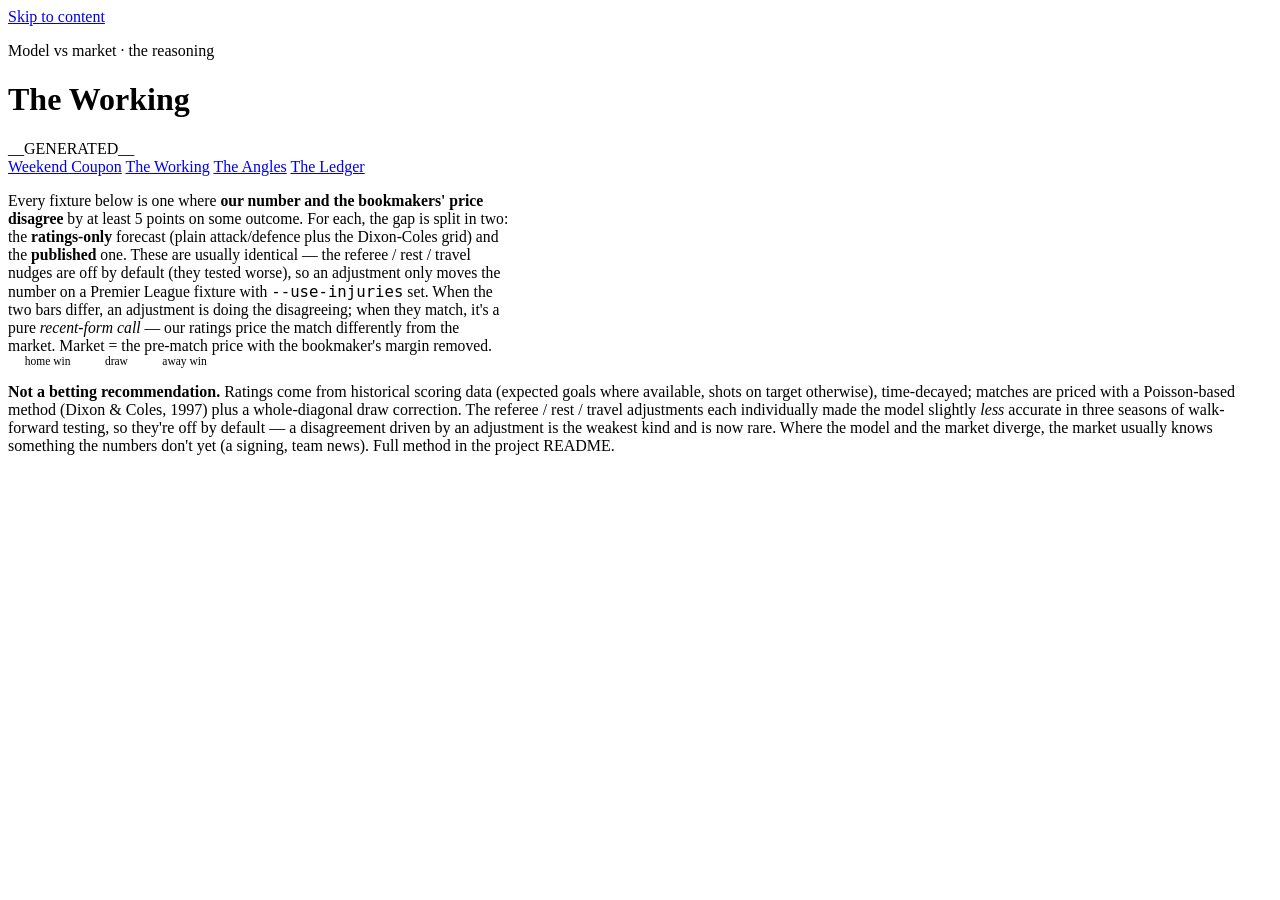
<file: web/why_template.html>
<!DOCTYPE html>
<html lang="en">
<head>
<meta charset="utf-8">
<meta name="viewport" content="width=device-width, initial-scale=1">
<meta name="color-scheme" content="light dark">
<meta name="description" content="Why the football model's forecasts disagree with the bookmakers' prices — the ratings-only number vs the published one, split fixture by fixture.">
<title>The Working</title>
<link rel="preconnect" href="https://fonts.googleapis.com">
<link rel="preconnect" href="https://fonts.gstatic.com" crossorigin>
<link rel="stylesheet" href="https://fonts.googleapis.com/css2?family=Big+Shoulders+Display:wght@600;700;800&family=IBM+Plex+Sans:wght@400;500;600&family=IBM+Plex+Mono:wght@400;500&display=swap">
<style>__BASE_CSS__</style>
<style>
  .intro { font-size: 0.98rem; color: var(--ink-soft); max-width: 64ch; margin-bottom: var(--sp-5); }
  .intro strong { color: var(--ink); font-weight: 600; }

  .barkey { display: flex; gap: 1.1rem; font-size: 0.72rem; color: var(--ink-soft); margin: calc(-1 * var(--sp-4)) 0 var(--sp-5); }
  .barkey span { display: inline-flex; align-items: center; gap: 0.35rem; }
  .barkey .sw { width: 0.7rem; height: 0.7rem; border-radius: 2px; display: inline-block; }

  .fixtures { display: flex; flex-direction: column; gap: var(--sp-4); }
  .fixture { background: var(--paper-raised); border: 1px solid var(--line); border-radius: var(--radius);
    padding: var(--sp-4) 1.15rem; box-shadow: var(--shadow); }
  .fx-top { display: flex; align-items: baseline; justify-content: space-between; gap: var(--sp-3); flex-wrap: wrap; margin-bottom: var(--sp-3); }
  .teams { font-weight: 600; font-size: 1.05rem; }
  .teams .vs { color: var(--ink-faint); font-weight: 400; margin: 0 0.4rem; font-size: 0.85em; }
  .fx-meta { font-size: 0.78rem; color: var(--ink-faint); }
  .headline { font-family: var(--font-display); font-weight: 700; font-size: 1.15rem;
    text-transform: uppercase; letter-spacing: 0.01em; margin-bottom: 0.6rem; color: var(--adj); }

  .bars { display: flex; flex-direction: column; gap: 0.35rem; margin: 0.4rem 0 0.7rem; }
  .bar-row { display: grid; grid-template-columns: 5.5rem 1fr; gap: 0.55rem; align-items: center; }
  .bar-label { font-size: 0.66rem; letter-spacing: 0.04em; text-transform: uppercase; color: var(--ink-faint); }

  .attribution { display: inline-block; font-family: var(--font-mono); font-size: 0.7rem;
    padding: 0.12rem 0.5rem; border-radius: var(--radius-sm); margin-bottom: var(--sp-2); }
  .attribution.ratings { color: var(--ratings); background: var(--ratings-bg); }
  .attribution.adjustments { color: var(--adj); background: var(--adj-bg); }
  .attribution.mixed, .attribution.even { color: var(--ink-soft); background: var(--line); }
  .explain { font-size: 0.9rem; color: var(--ink-soft); margin-bottom: 0.7rem; }

  .detail { display: grid; grid-template-columns: 1fr 1fr; gap: 0.4rem 1.2rem;
    font-size: 0.82rem; border-top: 1px solid var(--line); padding-top: 0.7rem; }
  .detail .k { color: var(--ink-faint); }
  .detail .rating-line { font-family: var(--font-mono); }
  .chips { display: flex; flex-wrap: wrap; gap: 0.35rem; margin-top: 0.6rem; }
  .chip { font-family: var(--font-mono); font-size: 0.68rem; padding: 0.15rem 0.5rem;
    border-radius: var(--radius-sm); background: var(--adj-bg); color: var(--adj); }
  .chip.rest { background: var(--ratings-bg); color: var(--ratings); }
  .empty { color: var(--ink-faint); font-style: italic; padding: var(--sp-6) 0; }

  @media (max-width: 560px) {
    .detail { grid-template-columns: 1fr; }
    .bar-row { grid-template-columns: 4.5rem 1fr; }
  }
</style>
</head>
<body>
<a class="skip" href="#main">Skip to content</a>
<header>
  <div class="header-top">
    <div>
      <p class="eyebrow">Model vs market · the reasoning</p>
      <h1>The Working</h1>
    </div>
    <div class="generated">__GENERATED__</div>
  </div>
  <nav class="site" aria-label="Pages">
    <a href="./index.html">Weekend Coupon</a>
    <a href="./why.html" aria-current="page">The Working</a>
    <a href="./angles.html">The Angles</a>
    <a href="./track-record.html">The Ledger</a>
  </nav>
</header>

<main id="main">
  <p class="intro">
    Every fixture below is one where <strong>our number and the bookmakers' price
    disagree</strong> by at least 5 points on some outcome. For each, the gap is
    split in two: the <strong>ratings-only</strong> forecast (plain attack/defence
    plus the Dixon-Coles grid) and the <strong>published</strong> one. These are
    usually identical — the referee / rest / travel nudges are off by default
    (they tested worse), so an adjustment only moves the number on a Premier
    League fixture with <code>--use-injuries</code> set. When the two bars differ,
    an adjustment is doing the disagreeing; when they match, it's a pure
    <em>recent-form call</em> — our ratings price the match differently from the
    market. Market = the pre-match price with the bookmaker's margin removed.
  </p>

  <div class="stats" id="stats"></div>
  <div class="barkey" aria-hidden="true">
    <span><span class="sw" style="background:var(--home)"></span>home win</span>
    <span><span class="sw" style="background:var(--draw)"></span>draw</span>
    <span><span class="sw" style="background:var(--away)"></span>away win</span>
  </div>
  <div class="fixtures" id="fixtures"></div>
</main>

<footer>
  <p>
    <strong>Not a betting recommendation.</strong>
    Ratings come from historical scoring data (expected goals where available,
    shots on target otherwise), time-decayed; matches are priced with a
    Poisson-based method (Dixon &amp; Coles, 1997) plus a whole-diagonal draw
    correction. The referee / rest / travel adjustments each individually made
    the model slightly <em>less</em> accurate in three seasons of walk-forward
    testing, so they're off by default — a disagreement driven by an adjustment
    is the weakest kind and is now rare. Where the model and the market diverge,
    the market usually knows something the numbers don't yet (a signing, team
    news). Full method in the project README.
  </p>
</footer>

<script>
  const DATA = __DATA_JSON__;

  const fmt1 = n => (Math.round(n * 10) / 10).toFixed(1);
  const fmtDate = iso => new Date(iso).toLocaleString('en-GB',
    { weekday: 'short', day: '2-digit', month: 'short', hour: '2-digit', minute: '2-digit' });
  const OUTCOME = { home: 'a home win', draw: 'the draw', away: 'an away win' };
  const esc = s => String(s == null ? '' : s).replace(/[&<>"]/g, c => ({ '&': '&amp;', '<': '&lt;', '>': '&gt;', '"': '&quot;' }[c]));

  // ---- summary strip ----
  const ratingsDriven = DATA.filter(d => d.attribution === 'ratings').length;
  const adjDriven = DATA.filter(d => d.attribution === 'adjustments').length;
  const biggest = DATA.reduce((m, d) => Math.max(m, d.gap), 0);
  const stats = [
    { n: DATA.length, l: 'Disagreements (≥5pt)' },
    { n: fmt1(biggest) + 'pt', l: 'Biggest gap' },
    { n: ratingsDriven, l: 'Ratings-driven' },
    { n: adjDriven, l: 'Adjustment-driven' },
  ];
  const statsEl = document.getElementById('stats');
  for (const s of stats) {
    const d = document.createElement('div');
    d.className = 'stat';
    d.innerHTML = `<span class="n num">${s.n}</span><span class="l">${s.l}</span>`;
    statsEl.appendChild(d);
  }

  // ---- bar ----
  function bar(label, h, d, a) {
    const NAME = { home: 'home win', draw: 'draw', away: 'away win' };
    const seg = (p, c) => `<div class="seg ${c}" style="width:${p}%" title="${NAME[c]} ${fmt1(p)}%">${p >= 12 ? fmt1(p) : ''}</div>`;
    return `<div class="bar-row"><span class="bar-label">${label}</span>
      <div class="bar" role="img" aria-label="${label}: home ${fmt1(h)}%, draw ${fmt1(d)}%, away ${fmt1(a)}%">${seg(h, 'home')}${seg(d, 'draw')}${seg(a, 'away')}</div></div>`;
  }

  function chip(adj) {
    const cls = adj.kind === 'rest' ? 'chip rest' : 'chip';
    const f = adj.kind === 'travel'
      ? `×${fmt1(adj.away_factor)} away`
      : `×${fmt1(adj.home_factor)}/${fmt1(adj.away_factor)}`;
    return `<span class="${cls}">${esc(adj.kind)} · ${esc(adj.detail)} · ${f}</span>`;
  }

  const explainText = d => {
    const o = OUTCOME[d.primary];
    if (d.attribution === 'ratings')
      return `On the ratings alone we're already ${fmt1(d.gap)}pt ${d.direction} than the market on ${o}. The adjustments barely move it (${fmt1(d.moved)}pt).`;
    if (d.attribution === 'adjustments')
      return `The ratings roughly agree with the market here — the ${fmt1(d.gap)}pt gap on ${o} is almost all from the referee/rest/travel/availability nudges (${fmt1(d.moved)}pt of movement).`;
    return `Part ratings, part adjustment: the form numbers put us off the market on ${o}, and the nudges move it a further ${fmt1(d.moved)}pt.`;
  };

  const el = document.getElementById('fixtures');
  if (!DATA.length) {
    el.innerHTML = '<p class="empty">No fixtures at a 5-point gap in the current card.</p>';
  }
  for (const d of DATA) {
    const card = document.createElement('div');
    card.className = 'fixture';
    const rl = (atk, def, n) => `atk ${atk != null ? atk.toFixed(2) : '–'} · def ${def != null ? def.toFixed(2) : '–'}${n ? ` · ${n} matches` : ''}`;
    card.innerHTML = `
      <div class="fx-top">
        <div class="teams">${esc(d.home)}<span class="vs">v</span>${esc(d.away)}</div>
        <div class="fx-meta num">${esc(d.league)} · ${fmtDate(d.date)}</div>
      </div>
      <p class="headline">We're ${fmt1(d.gap)}pt ${d.direction} than the market on ${OUTCOME[d.primary]}</p>
      <div class="bars">
        ${bar('Market', d.mHome, d.mDraw, d.mAway)}
        ${bar('Ratings only', d.pureHome, d.pureDraw, d.pureAway)}
        ${bar('Published', d.pHome, d.pDraw, d.pAway)}
      </div>
      <span class="attribution ${d.attribution}">${d.attribution === 'ratings' ? 'ratings-driven' : d.attribution === 'adjustments' ? 'adjustment-driven' : 'mixed'}</span>
      <p class="explain">${explainText(d)}</p>
      <div class="detail">
        <div><span class="k">${esc(d.home)}</span><br><span class="rating-line">${rl(d.homeAtk, d.homeDef, d.homeMatches)}</span></div>
        <div><span class="k">${esc(d.away)}</span><br><span class="rating-line">${rl(d.awayAtk, d.awayDef, d.awayMatches)}</span></div>
        <div><span class="k">Expected goals</span><br><span class="num">${d.baseGoals[0]} – ${d.baseGoals[1]}${(d.finalGoals[0] !== d.baseGoals[0] || d.finalGoals[1] !== d.baseGoals[1]) ? ` &nbsp;→&nbsp; ${d.finalGoals[0]} – ${d.finalGoals[1]} after nudges` : ' (ratings only)'}</span></div>
        <div><span class="k">Likely score · input stat</span><br><span class="num">${esc(d.score)} · ${esc(d.stat)}</span></div>
      </div>
      ${d.adjustments.length ? `<div class="chips">${d.adjustments.map(chip).join('')}</div>` : ''}`;
    el.appendChild(card);
  }
</script>
</body>
</html>
</file>
